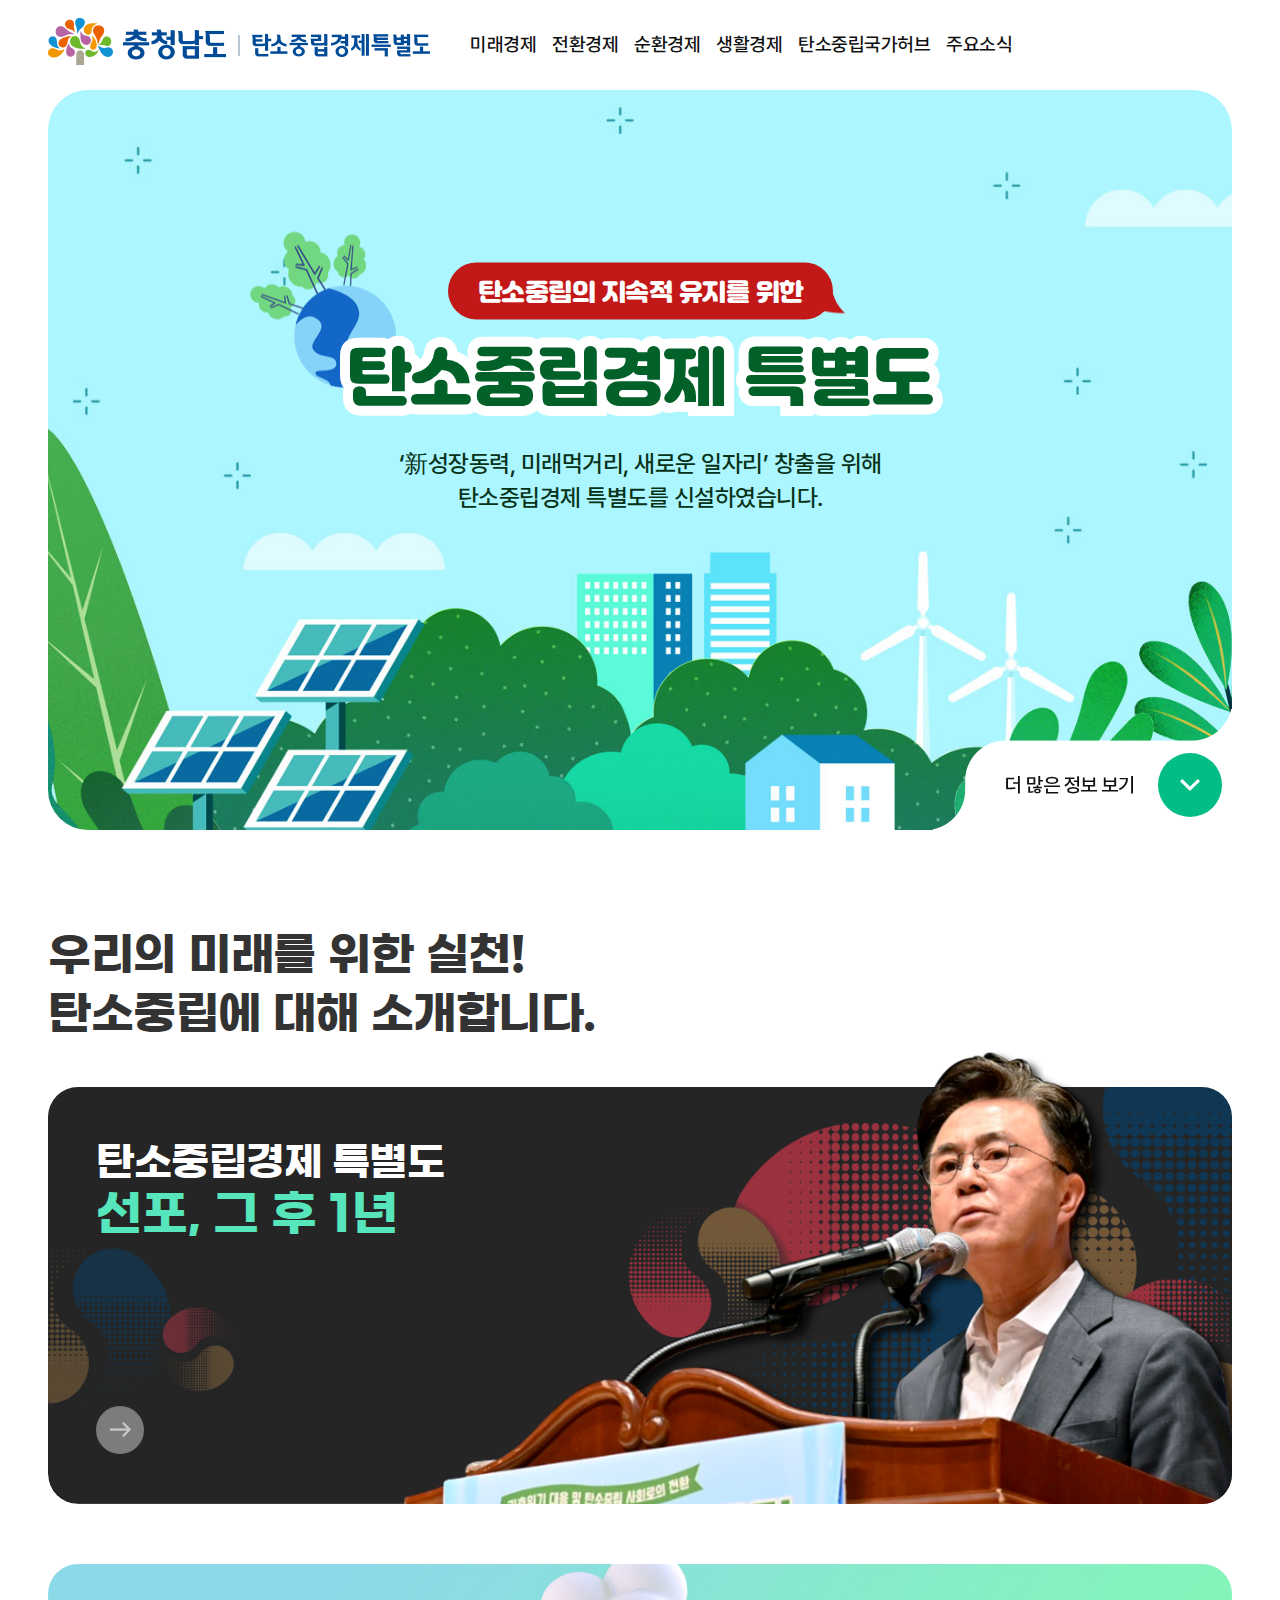
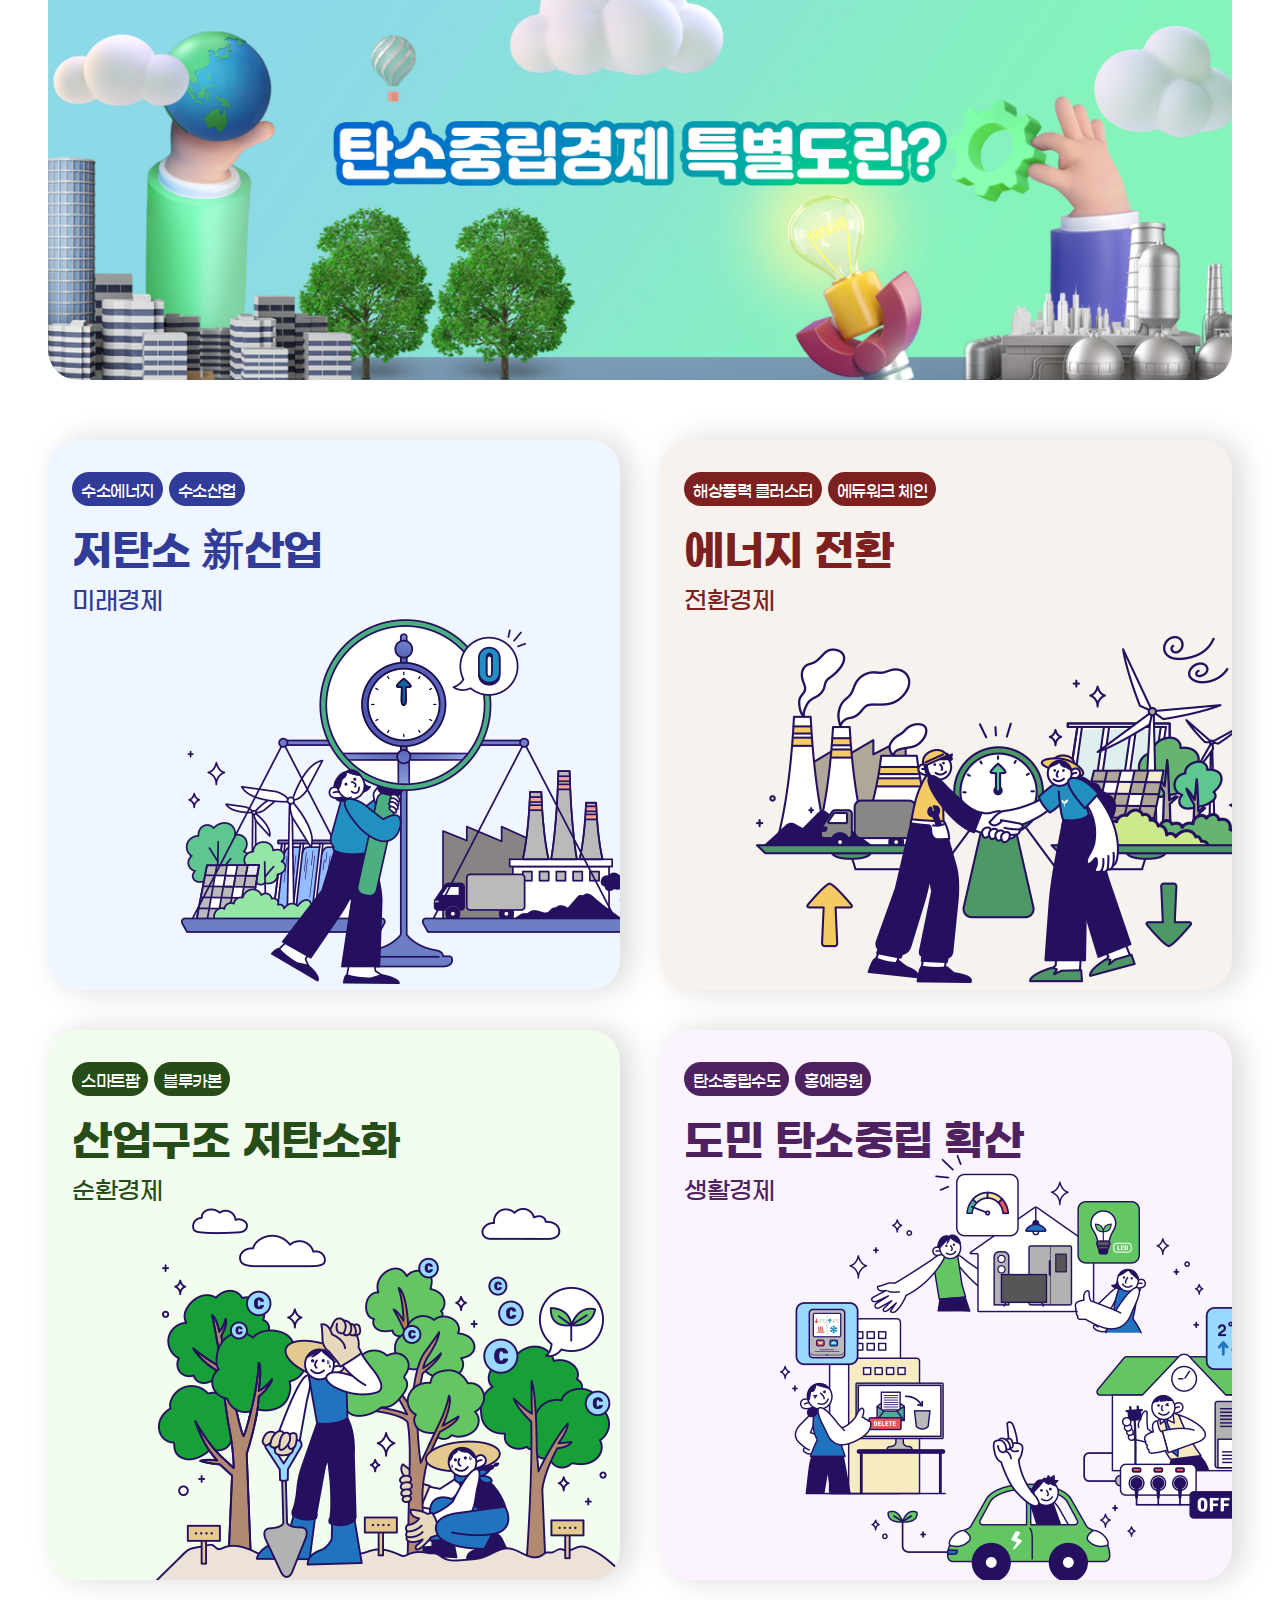
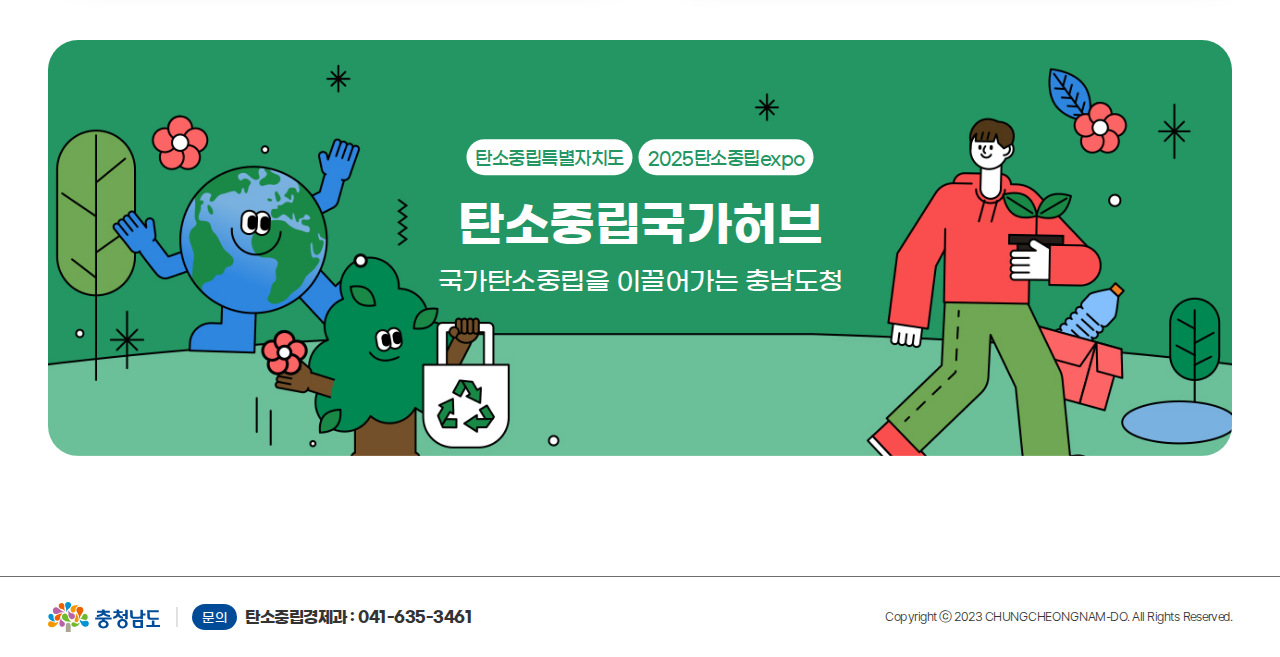
<file: index.html>
<!DOCTYPE html>
<html lang="en">
<head>
  <meta charset="UTF-8">
  <meta name="viewport" content="width=device-width, initial-scale=1.0">
  <title>탄소중립경제 특별도</title>

  <!-- src > css, js 연결 -->
  <link rel="stylesheet" href="./src/plugin/swiper/swiper-bundle.min.css">
  <link rel="stylesheet" href="./src/css/fonts.css">
  <link rel="stylesheet" href="./src/css/common.css">
  <link rel="stylesheet" href="./src/css/normal.css">
  <link rel="stylesheet" href="./src/css/responsive.css">

  <script src="./src/js/jquery-3.7.0.min.js" defer></script>
  <script src="./src/plugin/prefixfree.min.js" defer></script>
  <script src="./src/plugin/matchheight/jquery.matchHeight.js" defer></script>
  <script src="./src/plugin/swiper/swiper-bundle.min.js" defer></script>
  <script src="./src/js/normal.js" type="module" defer></script>
</head>
<body>
  <!-- header { -->
  <div class="header">
    <div class="container">
      <div class="inner">
        <h1 class="hd-logo">
          <a href="/">
            <img src="./src/img/logo.png" alt="충남도청 탄소중립경제 특별도">
          </a>
        </h1>
        <nav class="gnb">
          <ul class="dp1">
            <li>
              <a href="./sub/future.html">미래경제</a>
            </li>
            <li>
              <a href="./sub/transitional.html">전환경제</a>
            </li>
            <li>
              <a href="./sub/circular.html">순환경제</a>
            </li>
            <li>
              <a href="./sub/living.html">생활경제</a>
            </li>
            <li>
              <a href="./sub/countryHub.html">탄소중립국가허브</a>
            </li>
            <li>
              <a href="./sub/newsList.html">주요소식</a>
              <ul class="round10 dp2">
                <li>
                  <a href="./sub/newsList.html">보도자료</a>
                </li>
                <li>
                  <a href="./sub/galleryList.html">갤러리</a>
                </li>
              </ul>
            </li>
          </ul>
        </nav>
        <button type="button" class="btn header-ham">
          <span></span>
        </button>
      </div>
    </div>
  </div>
  <!-- } header -->

  <!-- contents { -->
  <div id="main" class="contents">
    <div class="main-visual">
      <div class="container">
        <div class="inner">
          <div class="main-visual__slider">
            <div class="swiper-container">
              <div class="swiper-wrapper">
                <div class="round40 swiper-slide slide1">
                  <div class="slide-contents">
                    <p class="f_jalnan round t1">탄소중립의 지속적 유지를 위한</p>
                    <br/>
                    <p class="f_jalnan t2" data-shadow-text="탄소중립경제 특별도">탄소중립경제 특별도</p>
                    <p class="t3">‘新성장동력, 미래먹거리, 새로운 일자리’ 창출을 위해 탄소중립경제 특별도를 신설하였습니다.</p>
                  </div>
                </div>
              </div>
              <div class="scroll-info">
                <div class="comp">
                  <span class="text">더 많은 정보 보기</span>
                  <i class="icon"></i>
                </div>
              </div>
            </div>
          </div>
        </div>
      </div>
    </div>

    <div class="main_section">
      <div class="container">
        <div class="wrapper">
          <div class="inner">
            <div class="main_title_box">
              <p class="f_jalnangothic text01">
                우리의 미래를 위한 실천!<br>
                <b>탄소중립</b>에 대해 소개합니다.
              </p>
            </div>
            <div class="main_banner_wrap">
              <!-- item { -->
              <div class="main_banner_box">
                <a href="./sub/newsView.html" class="main_banner_item item01">
                  <div class="main_banner_bg">
                    <img src="./src/img/main-banner-bg01.jpg" alt="탄소중립경제 특별도 선포, 그 후 1년 배너">
                  </div>
                  <div class="f_jalnangothic main_banner_text">
                    탄소중립경제 특별도<br>
                    <span class="green">선포, 그 후 1년</span>
                  </div>
                  <div class="banner_btn">
                    <img src="./src/img/main-banner-right-icon01.png" alt="바로가기">
                  </div>
                  <div class="banner-person-img">
                    <img src="./src/img/main-banner-bg01-person.png" alt="탄소중립경제 특별도 선포!, 그 후 1년">
                  </div>
                </a>
              </div>
              <!-- } item -->
              <!-- item { -->
              <div class="main_banner_box">
                <a href="./sub/summary.html" class="main_banner_item item02">
                  <div class="main_banner_bg">
                    탄소중립경제 특별도란?
                    <!-- <img src="./src/img/main-banner-bg02.jpg" alt="탄소중립경제 특별도란? 배너"> -->
                  </div>
                  <!-- <div class="f_jalnan main_banner_text" data-shadow-text="탄소중립경제 특별도란?">
                    탄소중립경제 특별도란?
                  </div> -->
                </a>
              </div>
              <!-- } item -->
            </div>
            <div class="main_economy_wrap">
              <!-- item { -->
              <div class="main_economy_box">
                <a href="./sub/future.html" class="main_economy_item item01">
                  <div class="keyword_box">
                    <span class="f_gmarket keyword">수소에너지</span>
                    <span class="f_gmarket keyword">수소산업</span>
                  </div>
                  <div class="f_gmarket text_box">
                    <p class="text01">저탄소 新산업</p>
                    <p class="text02">미래경제</p>
                  </div>
                </a>
              </div>
              <!-- } item -->
              <!-- item { -->
              <div class="main_economy_box">
                <a href="./sub/transitional.html" class="main_economy_item item02">
                  <div class="keyword_box">
                    <span class="f_gmarket keyword">해상풍력 클러스터</span>
                    <span class="f_gmarket keyword">에듀워크 체인</span>
                  </div>
                  <div class="f_gmarket text_box">
                    <p class="text01">에너지 전환</p>
                    <p class="text02">전환경제</p>
                  </div>
                </a>
              </div>
              <!-- } item -->
              <!-- item { -->
              <div class="main_economy_box">
                <a href="./sub/circular.html" class="main_economy_item item03">
                  <div class="keyword_box">
                    <span class="f_gmarket keyword">스마트팜</span>
                    <span class="f_gmarket keyword">블루카본</span>
                  </div>
                  <div class="f_gmarket text_box">
                    <p class="text01">산업구조 저탄소화</p>
                    <p class="text02">순환경제</p>
                  </div>
                </a>
              </div>
              <!-- } item -->
              <!-- item { -->
              <div class="main_economy_box">
                <a href="./sub/living.html" class="main_economy_item item04">
                  <div class="keyword_box">
                    <span class="f_gmarket keyword">탄소중립수도</span>
                    <span class="f_gmarket keyword">홍예공원</span>
                  </div>
                  <div class="f_gmarket text_box">
                    <p class="text01">도민 탄소중립 확산</p>
                    <p class="text02">생활경제</p>
                  </div>
                </a>
              </div>
              <!-- } item -->
            </div>
            <div class="main_banner_wrap">
              <!-- item { -->
              <div class="main_banner_box">
                <a href="./sub/countryHub.html" class="main_banner_item item03">
                  <div class="main_banner_bg">
                    <img src="./src/img/main-banner-bg03.jpg" alt="탄소중립국가허브 , 국가 탄소중립을 이끌어가는 충남도청">
                  </div>
                  <div class="main_banner_text">
                    <div class="keyword_box">
                      <span class="f_gmarket keyword">탄소중립특별자치도</span>
                      <span class="f_gmarket keyword">2025탄소중립expo</span>
                    </div>
                    <p class="f_gmarket t1">탄소중립국가허브</p>
                    <p class="f_gmarket t2">국가탄소중립을 이끌어가는 충남도청</p>
                  </div>
                </a>
              </div>
              <!-- } item -->
            </div>
          </div>
        </div>
      </div>
    </div>
  </div>
  <!-- } contents -->

  <!-- footer { -->
  <div class="footer">
    <div class="container">
      <div class="wrapper">
        <div class="inner">
          <div class="ft-info">
            <a href="http://www.chungnam.go.kr/main.do" target="_blank" class="cn-logo">
              <img src="./src/img/chungnam-logo.svg" alt="충청남도청 홈페이지 바로가기">
            </a>
            <p class="contact">
              <span class="f_gmarket round t1">문의</span>
              <b class="f_gmarket t2">탄소중립경제과 : </b>
              <span class="f_gmarket t3">041-635-3461</span>
            </p>
          </div>
          <p class="copyright">Copyright ⓒ 2023 CHUNGCHEONGNAM-DO. All Rights Reserved.</p>
        </div>
      </div>
    </div>
  </div>
  <!-- } footer -->
</body>
</html>
</file>
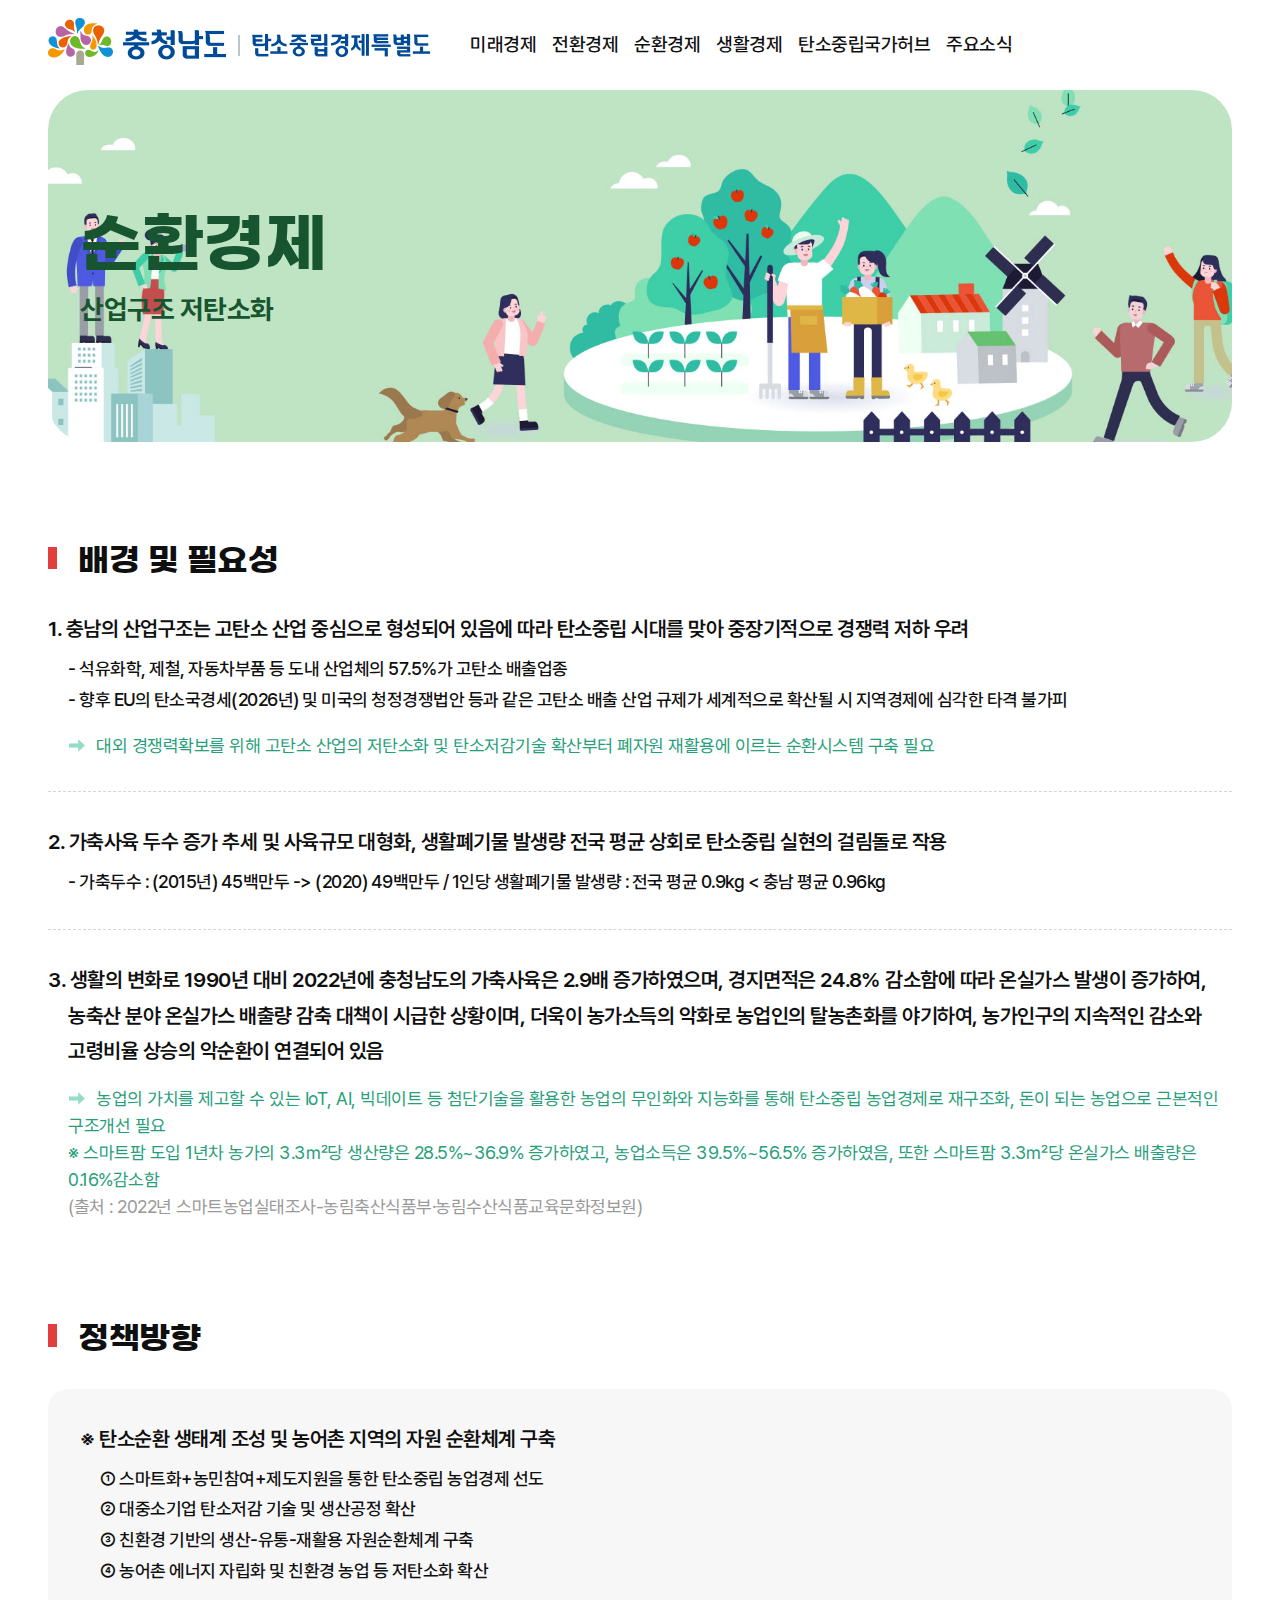
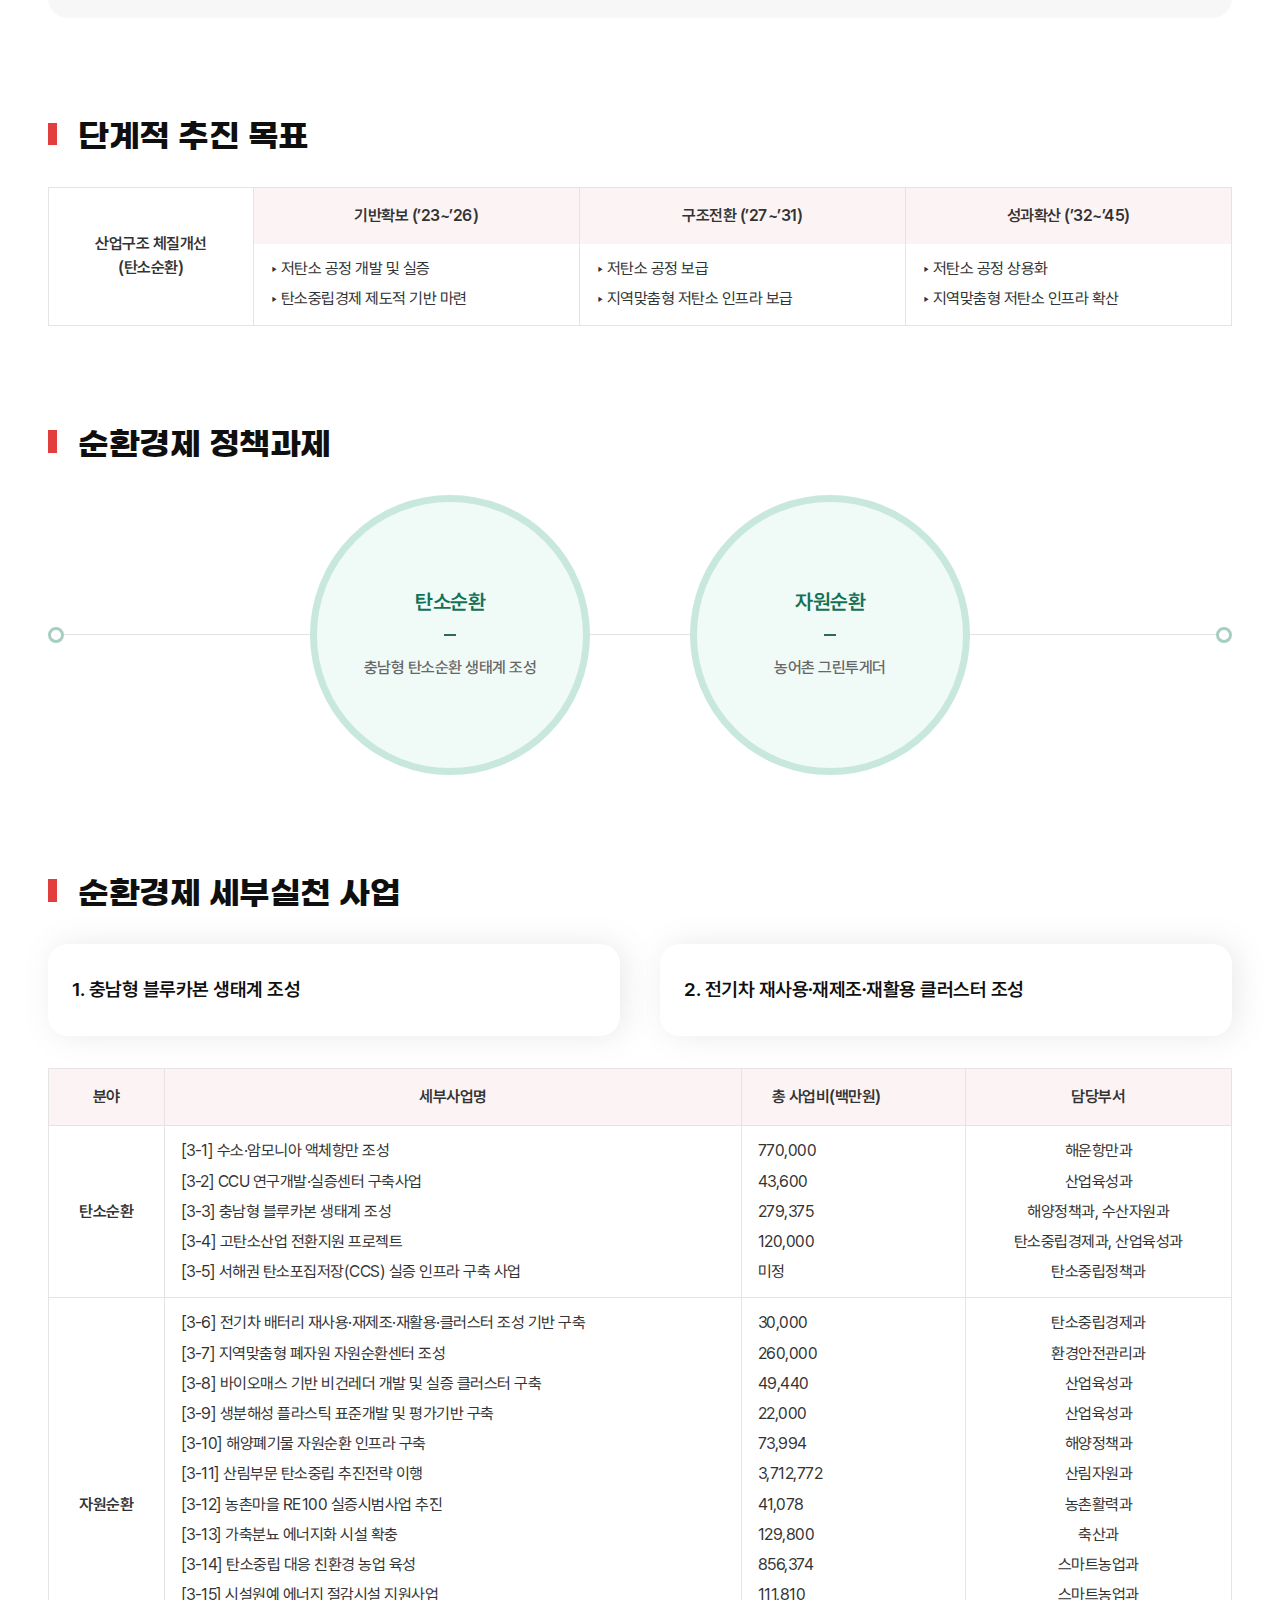
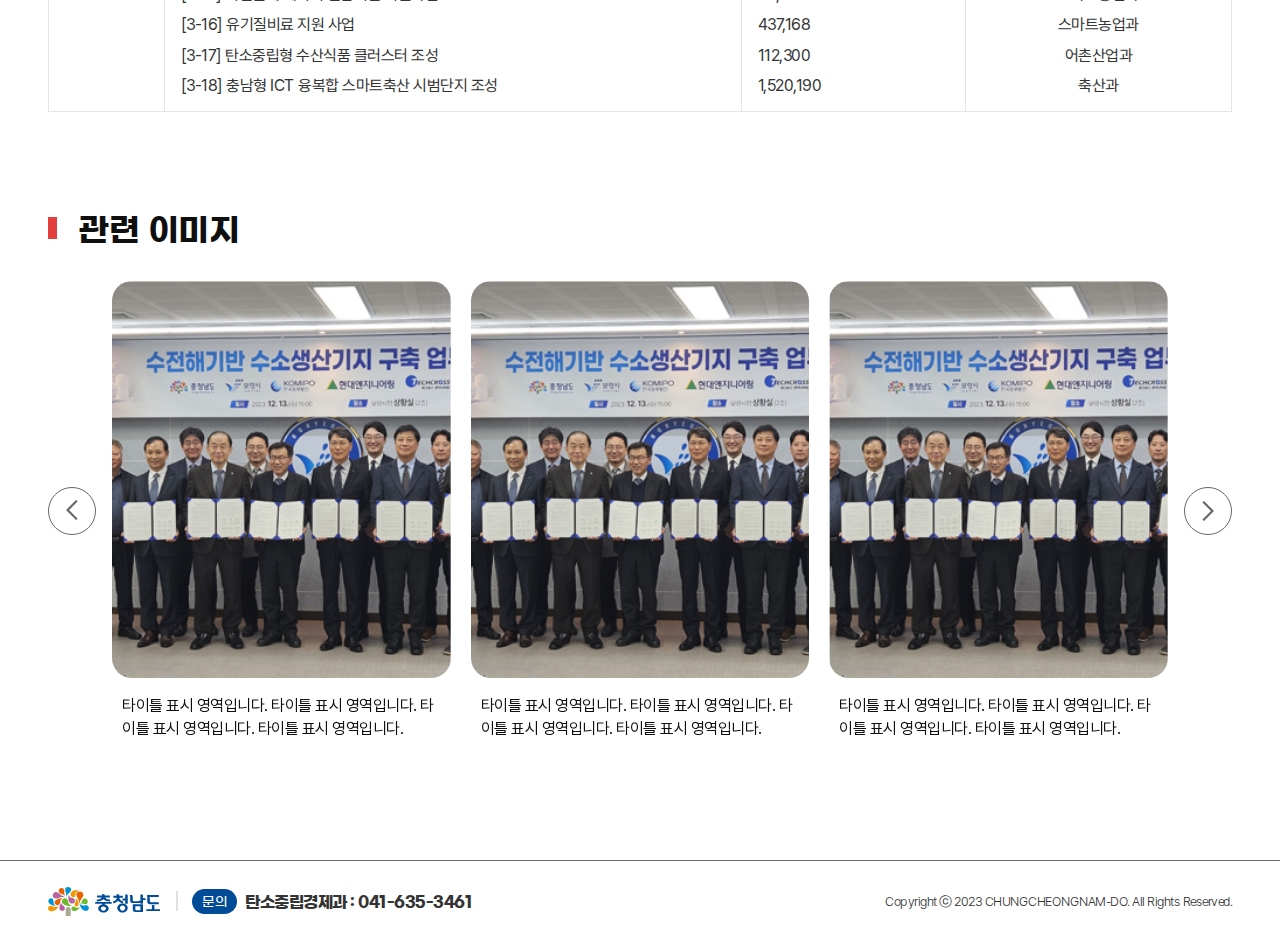
<file: sub/circular.html>
<!DOCTYPE html>
<html lang="en">
<head>
  <meta charset="UTF-8">
  <meta name="viewport" content="width=device-width, initial-scale=1.0">
  <title>탄소중립경제 특별도</title>

  <!-- src > css, js 연결 -->
  <link rel="stylesheet" href="../src/plugin/swiper/swiper-bundle.min.css">
  <link rel="stylesheet" href="../src/css/fonts.css">
  <link rel="stylesheet" href="../src/css/common.css">
  <link rel="stylesheet" href="../src/css/normal.css">
  <link rel="stylesheet" href="../src/css/responsive.css">

  <script src="../src/js/jquery-3.7.0.min.js" defer></script>
  <script src="../src/plugin/prefixfree.min.js" defer></script>
  <script src="../src/plugin/matchheight/jquery.matchHeight.js" defer></script>
  <script src="../src/plugin/swiper/swiper-bundle.min.js" defer></script>
  <script src="../src/js/normal.js" type="module" defer></script>
</head>
<body>
  <!-- header { -->
  <div class="header">
    <div class="container">
      <div class="inner">
        <h1 class="hd-logo">
          <a href="/">
            <img src="../src/img/logo.png" alt="충남도청 탄소중립경제 특별도">
          </a>
        </h1>
        <nav class="gnb">
          <ul class="dp1">
            <li>
              <a href="./future.html">미래경제</a>
            </li>
            <li>
              <a href="./transitional.html">전환경제</a>
            </li>
            <li>
              <a href="./circular.html">순환경제</a>
            </li>
            <li>
              <a href="./living.html">생활경제</a>
            </li>
            <li>
              <a href="./countryHub.html">탄소중립국가허브</a>
            </li>
            <li>
              <a href="./newsList.html">주요소식</a>
              <ul class="round10 dp2">
                <li>
                  <a href="./newsList.html">새소식</a>
                </li>
                <li>
                  <a href="./galleryList.html">갤러리</a>
                </li>
              </ul>
            </li>
          </ul>
        </nav>
        <button type="button" class="btn header-ham">
          <span></span>
        </button>
      </div>
    </div>
  </div>
  <!-- } header -->

  <!-- contents { -->
  <div id="circular" class="contents sub">
    <div class="sub-visual">
      <div class="container">
        <div class="round40 inner">
          <div class="wrapper">
            <div class="comp">
              <div class="comp-in">
                <h2 class="f_gmarket sub-page__title">순환경제</h2>
                <p class="sub-page__stitle">산업구조 저탄소화</p>
              </div>
            </div>
          </div>
        </div>
      </div>
    </div>

    <div class="sub-contents">
      <div class="sb-section">
        <div class="container">
          <div class="wrapper">
            <div class="inner">
              <div class="sb-title__box">
                <h3 class="f_gmarket sb-title">배경 및 필요성</h3>
              </div>
              <div class="sb-ct__box">
                <div class="sb-ct__inner sb-text__box">
                  <div class="sb-text__wr">
                    <p class="sb-text1 mark">1. 충남의 산업구조는 고탄소 산업 중심으로 형성되어 있음에 따라 탄소중립 시대를 맞아 중장기적으로 경쟁력 저하 우려</p>
                  </div>
                  <div class="sb-text__wr indent1 mt1">
                    <p class="sb-text2 mark">- 석유화학, 제철, 자동차부품 등 도내 산업체의 57.5%가 고탄소 배출업종</p>
                    <p class="sb-text2 mark">- 향후 EU의 탄소국경세(2026년) 및 미국의 청정경쟁법안 등과 같은 고탄소 배출 산업 규제가 세계적으로 확산될 시 지역경제에 심각한 타격 불가피</p>
                  </div>
                  <div class="sb-text__wr indent1 mt2">
                    <p class="sb-text3 mark">대외 경쟁력확보를 위해 고탄소 산업의 저탄소화 및 탄소저감기술 확산부터 폐자원 재활용에 이르는 순환시스템 구축 필요</p>
                  </div>
                </div>
                <div class="sb-ct__inner bd sb-text__box">
                  <div class="sb-text__wr">
                    <p class="sb-text1 mark">2. 가축사육 두수 증가 추세 및 사육규모 대형화, 생활폐기물 발생량 전국 평균 상회로 탄소중립 실현의 걸림돌로 작용</p>
                  </div>
                  <div class="sb-text__wr indent1 mt1">
                    <p class="sb-text2 mark">- 가축두수 : (2015년) 45백만두 -> (2020) 49백만두  /  1인당 생활폐기물 발생량 : 전국 평균 0.9kg < 충남 평균 0.96kg</p>
                  </div>
                </div>
                <div class="sb-ct__inner bd sb-text__box">
                  <div class="sb-text__wr">
                    <p class="sb-text1 mark">3. 생활의 변화로 1990년 대비 2022년에 충청남도의 가축사육은 2.9배 증가하였으며, 경지면적은 24.8% 감소함에 따라 온실가스 발생이 증가하여, 농축산 분야 온실가스 배출량 감축 대책이 시급한 상황이며, 더욱이 농가소득의 악화로 농업인의 탈농촌화를 야기하여, 농가인구의 지속적인 감소와 고령비율 상승의 악순환이 연결되어 있음</p>
                  </div>
                  <div class="sb-text__wr indent1 mt2">
                    <p class="sb-text3 mark">농업의 가치를 제고할 수 있는 IoT, AI, 빅데이트 등 첨단기술을 활용한 농업의 무인화와 지능화를 통해 탄소중립 농업경제로 재구조화, 돈이 되는 농업으로 근본적인 구조개선 필요<br/>※ 스마트팜 도입 1년차 농가의 3.3㎡당 생산량은 28.5%~36.9% 증가하였고, 농업소득은 39.5%~56.5% 증가하였음, 또한 스마트팜 3.3㎡당 온실가스 배출량은 0.16%감소함<br/><span class="color_gray">(출처 : 2022년 스마트농업실태조사-농림축산식품부·농림수산식품교육문화정보원)</span>
                    </p>
                  </div>
                </div>
              </div>
            </div>
          </div>
        </div>
      </div>
      <div class="sb-section">
        <div class="container">
          <div class="wrapper">
            <div class="inner">
              <div class="sb-title__box">
                <h3 class="f_gmarket sb-title">정책방향</h3>
              </div>
              <div class="sb-ct__box">
                <div class="sb-ct__inner sb-text__box round20 gray">
                  <div class="sb-text__wr">
                    <p class="sb-text1 mark">※ 탄소순환 생태계 조성 및 농어촌 지역의 자원 순환체계 구축</p>
                  </div>
                  <div class="sb-text__wr indent1 mt1">
                    <p class="sb-text2 mark">① 스마트화+농민참여+제도지원을 통한 탄소중립 농업경제 선도</p>
                    <p class="sb-text2 mark">② 대중소기업 탄소저감 기술 및 생산공정 확산</p>
                    <p class="sb-text2 mark">③ 친환경 기반의 생산-유통-재활용 자원순환체계 구축</p>
                    <p class="sb-text2 mark">④ 농어촌 에너지 자립화 및 친환경 농업 등 저탄소화 확산</p>
                  </div>
                </div>
              </div>
            </div>
          </div>
        </div>
      </div>
      <div class="sb-section">
        <div class="container">
          <div class="wrapper">
            <div class="inner">
              <div class="sb-title__box">
                <h3 class="f_gmarket sb-title">단계적 추진 목표</h3>
              </div>
              <div class="sb-ct__box">
                <div class="sb-ct__inner table_wr">
                  <div class="table_box">
                    <p class="mobile_text">← 좌,우로 슬라이드 →</p>
                    <table>
                      <caption>순환경제 단계적 추진 목표의 기반확보, 구조전환, 성과확산 내용의 정보를 제공합니다.</caption>
                      <tbody>
                        <tr>
                          <td rowspan="2" class="rowTd">
                            <p class="center text">
                              산업구조 체질개선<br/>
                              (탄소순환)
                            </p>
                          </td>
                          <th>기반확보 (’23~’26)</th>
                          <th>구조전환 (’27~’31)</th>
                          <th>성과확산 (’32~’45)</th>
                        </tr>
                        <tr>
                          <td class="pt pb">
                            <p class="left text">
                              ‣ 저탄소 공정 개발 및 실증<br/>
                              ‣ 탄소중립경제 제도적 기반 마련
                            </p>
                          </td>
                          <td class="pt pb">
                            <p class="left text">
                              ‣ 저탄소 공정 보급<br/>
                              ‣ 지역맞춤형 저탄소 인프라 보급
                            </p>
                          </td>
                          <td class="pt pb">
                            <p class="left text">
                              ‣ 저탄소 공정 상용화<br/>
                              ‣ 지역맞춤형 저탄소 인프라 확산
                            </p>
                          </td>
                        </tr>
                      </tbody>
                    </table>
                  </div>
                </div>
              </div>
            </div>
          </div>
        </div>
      </div>
      <div class="sb-section">
        <div class="container">
          <div class="wrapper">
            <div class="inner">
              <div class="sb-title__box">
                <h3 class="f_gmarket sb-title">순환경제 정책과제</h3>
              </div>
              <div class="sb-ct__box">
                <div class="sb-ct__inner sb-circle__box child2">
                  <span class="line"></span>
                  <div class="round-per50 sb-circle">
                    <div class="comp">
                      <p class="t1">탄소순환</p>
                      <p class="t2">충남형 탄소순환 생태계 조성</p>
                    </div>
                  </div>
                  <div class="round-per50 sb-circle">
                    <div class="comp">
                      <p class="t1">자원순환</p>
                      <p class="t2">농어촌 그린투게더</p>
                    </div>
                  </div>
                </div>
              </div>
            </div>
          </div>
        </div>
      </div>
      <div class="sb-section">
        <div class="container">
          <div class="wrapper">
            <div class="inner">
              <div class="sb-title__box">
                <h3 class="f_gmarket sb-title">순환경제 세부실천 사업</h3>
              </div>
              <div class="sb-ct__box">
                <div class="sb-ct__inner sb-text__box bsArea">
                  <div class="round20 bsArea__box">1. 충남형 블루카본 생태계 조성</div>
                  <div class="round20 bsArea__box">2. 전기차 재사용∙재제조∙재활용 클러스터 조성</div>
                </div>
                <div class="sb-ct__inner table_wr">
                  <div class="table_box">
                    <p class="mobile_text">← 좌,우로 슬라이드 →</p>
                    <table>
                      <caption>순환경제 세부실천 사업의 분야, 세부사업명, 총사업비, 담당부서 내용의 정보를 제공합니다.</caption>
                      <thead>
                        <tr>
                          <th>분야</th>
                          <th>세부사업명</th>
                          <th class="left">총 사업비(백만원)</th>
                          <th>담당부서</th>
                        </tr>
                      </thead>
                      <tbody>
                        <tr>
                          <td rowspan="5">
                            <p class="center text pt17 bold">탄소순환</p>
                          </td>
                          <td class="pt">
                            <p class="left text">[3-1] 수소·암모니아 액체항만 조성</p>
                          </td>
                          <td class="pt">
                            <p class="left text">770,000</p>
                          </td>
                          <td class="pt">
                            <p class="center text">해운항만과</p>
                          </td>
                        </tr>
                        <tr>
                          <td>
                            <p class="left text">[3-2] CCU 연구개발·실증센터 구축사업</p>
                          </td>
                          <td>
                            <p class="left text">43,600</p>
                          </td>
                          <td>
                            <p class="center text">산업육성과</p>
                          </td>
                        </tr>
                        <tr>
                          <td>
                            <p class="left text">[3-3] 충남형 블루카본 생태계 조성</p>
                          </td>
                          <td>
                            <p class="left text">279,375</p>
                          </td>
                          <td>
                            <p class="center text">해양정책과, 수산자원과</p>
                          </td>
                        </tr>
                        <tr>
                          <td>
                            <p class="left text">[3-4] 고탄소산업 전환지원 프로젝트</p>
                          </td>
                          <td>
                            <p class="left text">120,000</p>
                          </td>
                          <td>
                            <p class="center text">탄소중립경제과, 산업육성과</p>
                          </td>
                        </tr>
                        <tr>
                          <td class="pb">
                            <p class="left text">[3-5] 서해권 탄소포집저장(CCS) 실증 인프라 구축 사업</p>
                          </td>
                          <td class="pb">
                            <p class="left text">미정</p>
                          </td>
                          <td class="pb">
                            <p class="center text">탄소중립정책과</p>
                          </td>
                        </tr>
                      </tbody>
                      <tbody>
                        <tr>
                          <td rowspan="13">
                            <p class="center text pt17 bold">자원순환</p>
                          </td>
                          <td class="pt">
                            <p class="left text">[3-6] 전기차 배터리 재사용·재제조·재활용·클러스터 조성 기반 구축</p>
                          </td>
                          <td class="pt">
                            <p class="left text">30,000</p>
                          </td>
                          <td class="pt">
                            <p class="center text">탄소중립경제과</p>
                          </td>
                        </tr>
                        <tr>
                          <td>
                            <p class="left text">[3-7] 지역맞춤형 폐자원 자원순환센터 조성</p>
                          </td>
                          <td>
                            <p class="left text">260,000</p>
                          </td>
                          <td>
                            <p class="center text">환경안전관리과</p>
                          </td>
                        </tr>
                        <tr>
                          <td>
                            <p class="left text">[3-8] 바이오매스 기반 비건레더 개발 및 실증 클러스터 구축</p>
                          </td>
                          <td>
                            <p class="left text">49,440</p>
                          </td>
                          <td>
                            <p class="center text">산업육성과</p>
                          </td>
                        </tr>
                        <tr>
                          <td>
                            <p class="left text">[3-9] 생분해성 플라스틱 표준개발 및 평가기반 구축</p>
                          </td>
                          <td>
                            <p class="left text">22,000</p>
                          </td>
                          <td>
                            <p class="center text">산업육성과</p>
                          </td>
                        </tr>
                        <tr>
                          <td>
                            <p class="left text">[3-10] 해양폐기물 자원순환 인프라 구축</p>
                          </td>
                          <td>
                            <p class="left text">73,994</p>
                          </td>
                          <td>
                            <p class="center text">해양정책과</p>
                          </td>
                        </tr>
                        <tr>
                          <td>
                            <p class="left text">[3-11] 산림부문 탄소중립 추진전략 이행</p>
                          </td>
                          <td>
                            <p class="left text">3,712,772</p>
                          </td>
                          <td>
                            <p class="center text">산림자원과</p>
                          </td>
                        </tr>
                        <tr>
                          <td>
                            <p class="left text">[3-12] 농촌마을 RE100 실증시범사업 추진</p>
                          </td>
                          <td>
                            <p class="left text">41,078</p>
                          </td>
                          <td>
                            <p class="center text">농촌활력과</p>
                          </td>
                        </tr>
                        <tr>
                          <td>
                            <p class="left text">[3-13] 가축분뇨 에너지화 시설 확충</p>
                          </td>
                          <td>
                            <p class="left text">129,800</p>
                          </td>
                          <td>
                            <p class="center text">축산과</p>
                          </td>
                        </tr>
                        <tr>
                          <td>
                            <p class="left text">[3-14] 탄소중립 대응 친환경 농업 육성</p>
                          </td>
                          <td>
                            <p class="left text">856,374</p>
                          </td>
                          <td>
                            <p class="center text">스마트농업과</p>
                          </td>
                        </tr>
                        <tr>
                          <td>
                            <p class="left text">[3-15] 시설원예 에너지 절감시설 지원사업</p>
                          </td>
                          <td>
                            <p class="left text">111,810</p>
                          </td>
                          <td>
                            <p class="center text">스마트농업과</p>
                          </td>
                        </tr>
                        <tr>
                          <td>
                            <p class="left text">[3-16] 유기질비료 지원 사업</p>
                          </td>
                          <td>
                            <p class="left text">437,168</p>
                          </td>
                          <td>
                            <p class="center text">스마트농업과</p>
                          </td>
                        </tr>
                        <tr>
                          <td>
                            <p class="left text">[3-17] 탄소중립형 수산식품 클러스터 조성</p>
                          </td>
                          <td>
                            <p class="left text">112,300</p>
                          </td>
                          <td>
                            <p class="center text">어촌산업과</p>
                          </td>
                        </tr>
                        <tr>
                          <td class="pb">
                            <p class="left text">[3-18] 충남형 ICT 융복합 스마트축산 시범단지 조성</p>
                          </td>
                          <td class="pb">
                            <p class="left text">1,520,190</p>
                          </td>
                          <td class="pb">
                            <p class="center text">축산과</p>
                          </td>
                        </tr>
                      </tbody>
                    </table>
                  </div>
                </div>
              </div>
            </div>
          </div>
        </div>
      </div>
      <div class="sb-section">
        <div class="container">
          <div class="wrapper">
            <div class="inner">
              <div class="sb-title__box">
                <h3 class="f_gmarket sb-title">관련 이미지</h3>
              </div>
              <div class="sb-ct__box">
                <div class="sb-ct__inner rel_img_slide_wrap">
                  <div class="rel_img_slide_btn_box">
                    <div class="prev"></div>
                    <div class="next"></div>
                  </div>
                  <div class="rel_img_sl">
                    <div class="swiper-container">
                      <div class="swiper-wrapper">
                        <!-- item { -->
                        <a href="" class="swiper-slide rel_img_sl_item">
                          <div class="img_wr">
                            <img src="../src/img/rel-img-sl-item01.jpg" alt="관련 이미지 썸네일">
                          </div>
                          <div class="txt_wr">
                            <p class="title">타이틀 표시 영역입니다. 타이틀 표시 영역입니다. 타이틀 표시 영역입니다. 타이틀 표시 영역입니다.</p>
                          </div>
                        </a>
                        <!-- } item -->
                        <!-- item { -->
                        <a href="" class="swiper-slide rel_img_sl_item">
                          <div class="img_wr">
                            <img src="../src/img/rel-img-sl-item01.jpg" alt="관련 이미지 썸네일">
                          </div>
                          <div class="txt_wr">
                            <p class="title">타이틀 표시 영역입니다. 타이틀 표시 영역입니다. 타이틀 표시 영역입니다. 타이틀 표시 영역입니다.</p>
                          </div>
                        </a>
                        <!-- } item -->
                        <!-- item { -->
                        <a href="" class="swiper-slide rel_img_sl_item">
                          <div class="img_wr">
                            <img src="../src/img/rel-img-sl-item01.jpg" alt="관련 이미지 썸네일">
                          </div>
                          <div class="txt_wr">
                            <p class="title">타이틀 표시 영역입니다. 타이틀 표시 영역입니다. 타이틀 표시 영역입니다. 타이틀 표시 영역입니다.</p>
                          </div>
                        </a>
                        <!-- } item -->
                        <!-- item { -->
                        <a href="" class="swiper-slide rel_img_sl_item">
                          <div class="img_wr">
                            <img src="../src/img/rel-img-sl-item01.jpg" alt="관련 이미지 썸네일">
                          </div>
                          <div class="txt_wr">
                            <p class="title">타이틀 표시 영역입니다. 타이틀 표시 영역입니다. 타이틀 표시 영역입니다. 타이틀 표시 영역입니다.</p>
                          </div>
                        </a>
                        <!-- } item -->
                        <!-- item { -->
                        <a href="" class="swiper-slide rel_img_sl_item">
                          <div class="img_wr">
                            <img src="../src/img/rel-img-sl-item01.jpg" alt="관련 이미지 썸네일">
                          </div>
                          <div class="txt_wr">
                            <p class="title">타이틀 표시 영역입니다. 타이틀 표시 영역입니다. 타이틀 표시 영역입니다. 타이틀 표시 영역입니다.</p>
                          </div>
                        </a>
                        <!-- } item -->
                      </div>
                    </div>
                  </div>
                </div>
              </div>
            </div>
          </div>
        </div>
      </div>
    </div>
  </div>
  <!-- } contents -->

  <!-- footer { -->
  <div class="footer">
    <div class="container">
      <div class="wrapper">
        <div class="inner">
          <div class="ft-info">
            <a href="http://www.chungnam.go.kr/main.do" target="_blank" class="cn-logo">
              <img src="../src/img/chungnam-logo.svg" alt="충청남도청 홈페이지 바로가기">
            </a>
            <p class="contact">
              <span class="f_gmarket round t1">문의</span>
              <b class="f_gmarket t2">탄소중립경제과 : </b>
              <span class="f_gmarket t3">041-635-3461</span>
            </p>
          </div>
          <p class="copyright">Copyright ⓒ 2023 CHUNGCHEONGNAM-DO. All Rights Reserved.</p>
        </div>
      </div>
    </div>
  </div>
  <!-- } footer -->
</body>
</html>
</file>
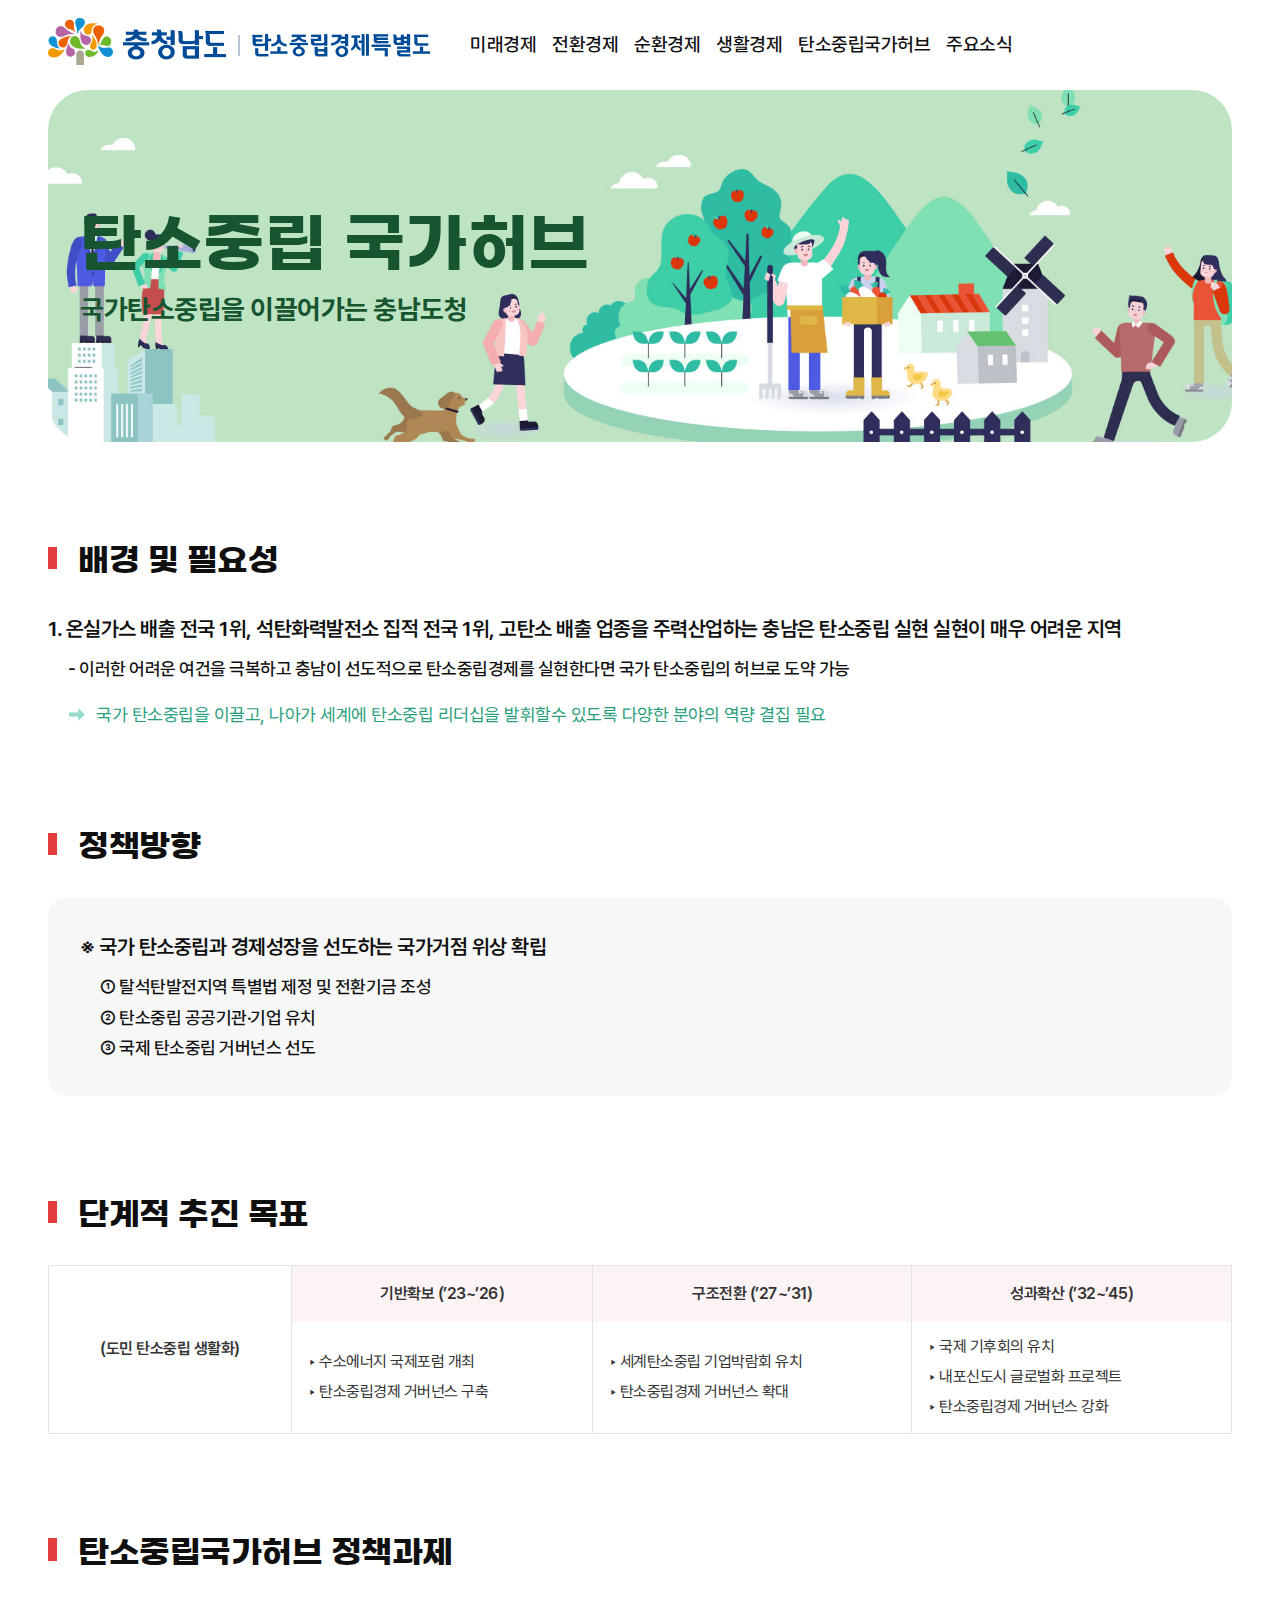
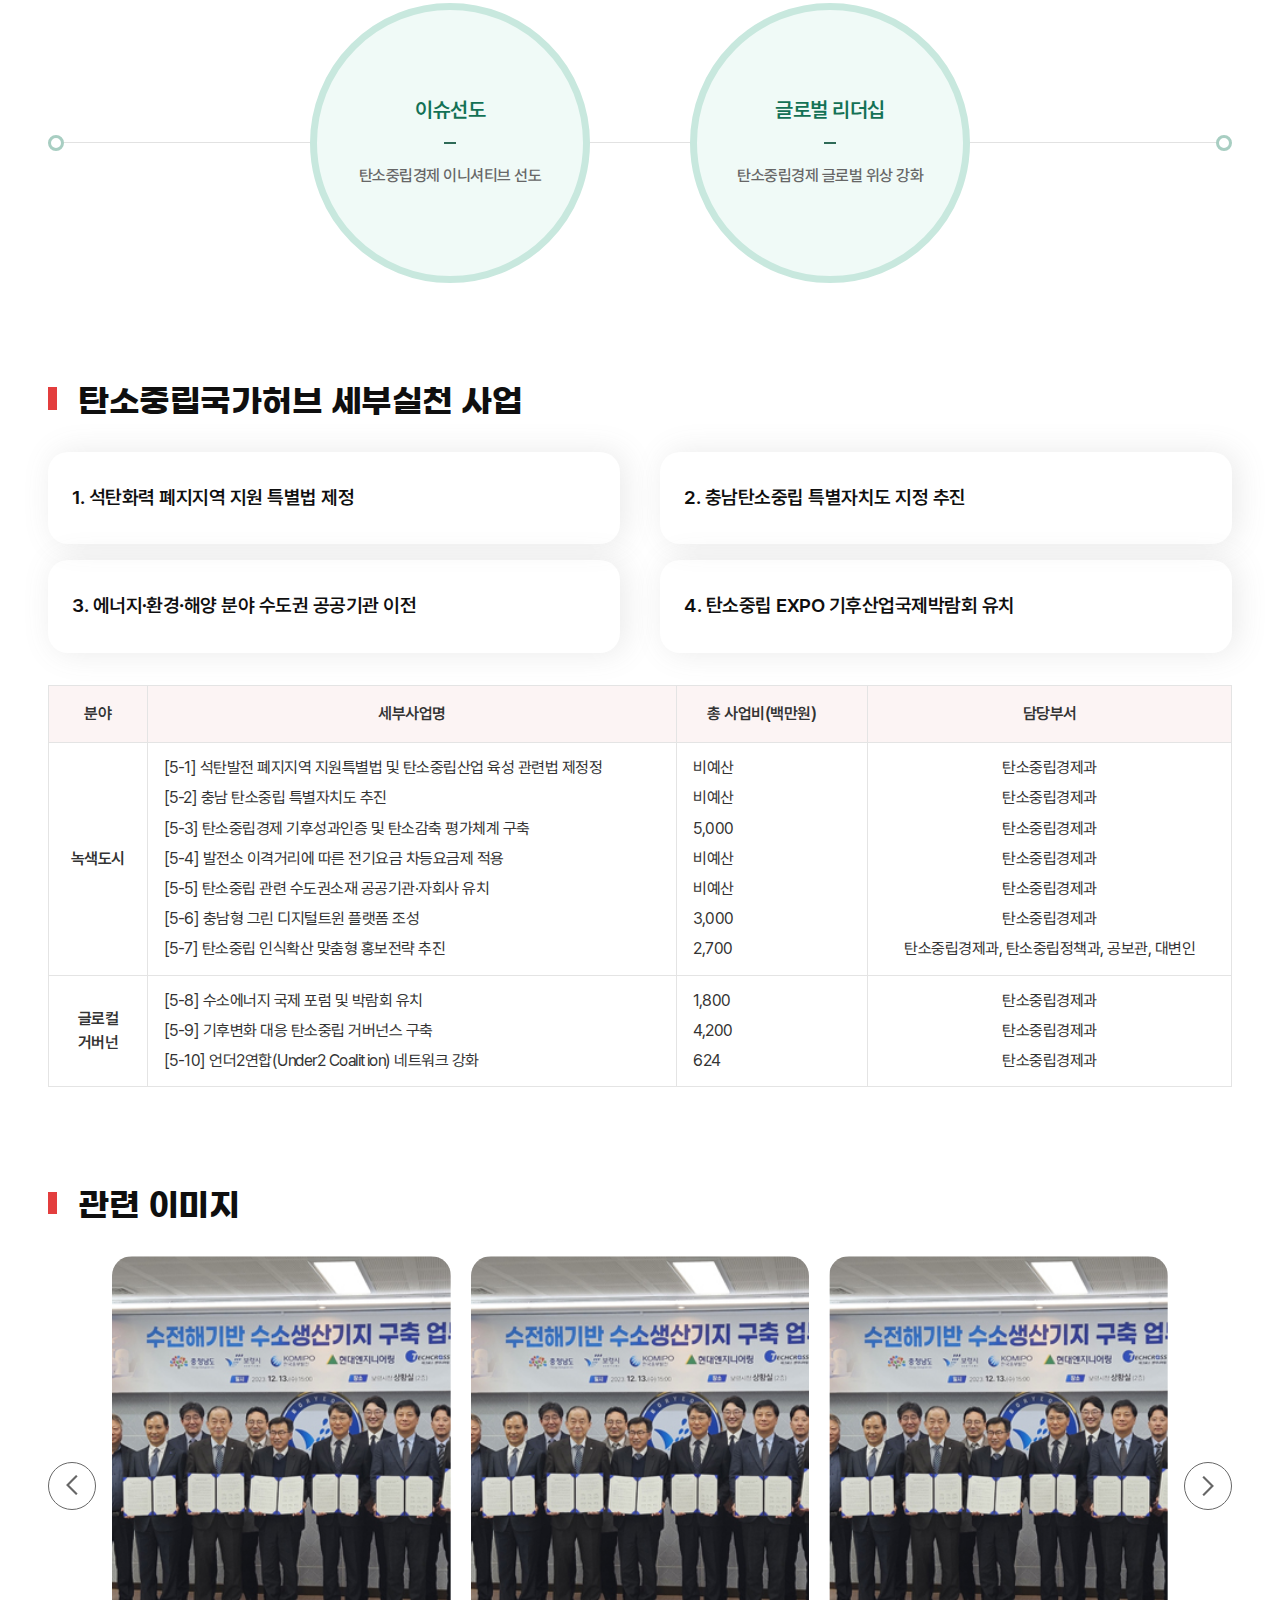
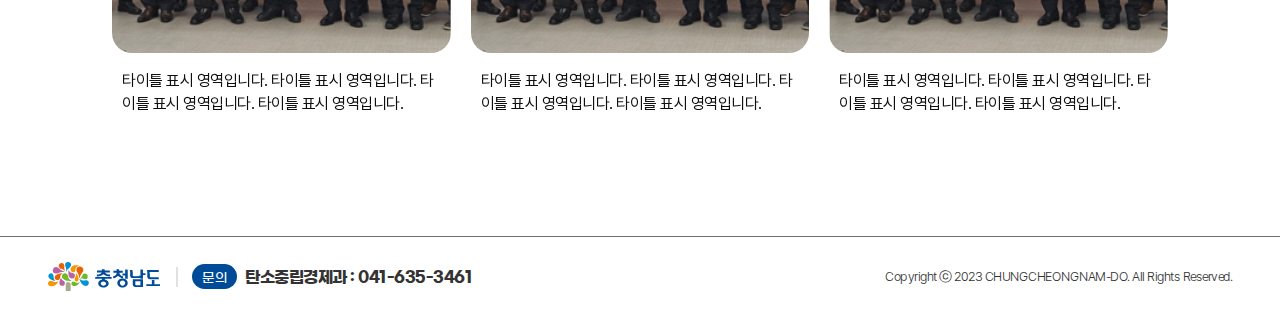
<file: sub/countryHub.html>
<!DOCTYPE html>
<html lang="en">
<head>
  <meta charset="UTF-8">
  <meta name="viewport" content="width=device-width, initial-scale=1.0">
  <title>탄소중립경제 특별도</title>

  <!-- src > css, js 연결 -->
  <link rel="stylesheet" href="../src/plugin/swiper/swiper-bundle.min.css">
  <link rel="stylesheet" href="../src/css/fonts.css">
  <link rel="stylesheet" href="../src/css/common.css">
  <link rel="stylesheet" href="../src/css/normal.css">
  <link rel="stylesheet" href="../src/css/responsive.css">

  <script src="../src/js/jquery-3.7.0.min.js" defer></script>
  <script src="../src/plugin/prefixfree.min.js" defer></script>
  <script src="../src/plugin/matchheight/jquery.matchHeight.js" defer></script>
  <script src="../src/plugin/swiper/swiper-bundle.min.js" defer></script>
  <script src="../src/js/normal.js" type="module" defer></script>
</head>
<body>
  <!-- header { -->
  <div class="header">
    <div class="container">
      <div class="inner">
        <h1 class="hd-logo">
          <a href="/">
            <img src="../src/img/logo.png" alt="충남도청 탄소중립경제 특별도">
          </a>
        </h1>
        <nav class="gnb">
          <ul class="dp1">
            <li>
              <a href="./future.html">미래경제</a>
            </li>
            <li>
              <a href="./transitional.html">전환경제</a>
            </li>
            <li>
              <a href="./circular.html">순환경제</a>
            </li>
            <li>
              <a href="./living.html">생활경제</a>
            </li>
            <li>
              <a href="./countryHub.html">탄소중립국가허브</a>
            </li>
            <li>
              <a href="./newsList.html">주요소식</a>
              <ul class="round10 dp2">
                <li>
                  <a href="./newsList.html">새소식</a>
                </li>
                <li>
                  <a href="./galleryList.html">갤러리</a>
                </li>
              </ul>
            </li>
          </ul>
        </nav>
        <button type="button" class="btn header-ham">
          <span></span>
        </button>
      </div>
    </div>
  </div>
  <!-- } header -->

  <!-- contents { -->
  <div id="countryHub" class="contents sub">
    <div class="sub-visual">
      <div class="container">
        <div class="round40 inner">
          <div class="wrapper">
            <div class="comp">
              <div class="comp-in">
                <h2 class="f_gmarket sub-page__title">탄소중립 국가허브</h2>
                <p class="sub-page__stitle">국가탄소중립을 이끌어가는 충남도청</p>
              </div>
            </div>
          </div>
        </div>
      </div>
    </div>

    <div class="sub-contents">
      <div class="sb-section">
        <div class="container">
          <div class="wrapper">
            <div class="inner">
              <div class="sb-title__box">
                <h3 class="f_gmarket sb-title">배경 및 필요성</h3>
              </div>
              <div class="sb-ct__box">
                <div class="sb-ct__inner sb-text__box">
                  <div class="sb-text__wr">
                    <p class="sb-text1 mark">1. 온실가스 배출 전국 1위, 석탄화력발전소 집적 전국 1위, 고탄소 배출 업종을 주력산업하는 충남은 탄소중립 실현 실현이 매우 어려운 지역</p>
                  </div>
                  <div class="sb-text__wr indent1 mt1">
                    <p class="sb-text2 mark">- 이러한 어려운 여건을 극복하고 충남이 선도적으로 탄소중립경제를 실현한다면 국가 탄소중립의 허브로 도약 가능</p>
                  </div>
                  <div class="sb-text__wr indent1 mt2">
                    <p class="sb-text3 mark">국가 탄소중립을 이끌고, 나아가 세계에 탄소중립 리더십을 발휘할수 있도록 다양한 분야의 역량 결집 필요</p>
                  </div>
                </div>
              </div>
            </div>
          </div>
        </div>
      </div>
      <div class="sb-section">
        <div class="container">
          <div class="wrapper">
            <div class="inner">
              <div class="sb-title__box">
                <h3 class="f_gmarket sb-title">정책방향</h3>
              </div>
              <div class="sb-ct__box">
                <div class="sb-ct__inner sb-text__box round20 gray">
                  <div class="sb-text__wr">
                    <p class="sb-text1 mark">※ 국가 탄소중립과 경제성장을 선도하는 국가거점 위상 확립</p>
                  </div>
                  <div class="sb-text__wr indent1 mt1">
                    <p class="sb-text2 mark">① 탈석탄발전지역 특별법 제정 및 전환기금 조성</p>
                    <p class="sb-text2 mark">② 탄소중립 공공기관·기업 유치</p>
                    <p class="sb-text2 mark">③ 국제 탄소중립 거버넌스 선도</p>
                  </div>
                </div>
              </div>
            </div>
          </div>
        </div>
      </div>
      <div class="sb-section">
        <div class="container">
          <div class="wrapper">
            <div class="inner">
              <div class="sb-title__box">
                <h3 class="f_gmarket sb-title">단계적 추진 목표</h3>
              </div>
              <div class="sb-ct__box">
                <div class="sb-ct__inner table_wr">
                  <div class="table_box">
                    <p class="mobile_text">← 좌,우로 슬라이드 →</p>
                    <table>
                      <caption>탄소중립국가허브 단계적 추진 목표의 기반확보, 구조전환, 성과확산 내용의 정보를 제공합니다.</caption>
                      <tbody>
                        <tr>
                          <td rowspan="2" class="rowTd">
                            <p class="center text">(도민 탄소중립 생활화)</p>
                          </td>
                          <th>기반확보 (’23~’26)</th>
                          <th>구조전환 (’27~’31)</th>
                          <th>성과확산 (’32~’45)</th>
                        </tr>
                        <tr>
                          <td class="pt pb">
                            <p class="left text">
                              ‣ 수소에너지 국제포럼 개최<br/>
                              ‣ 탄소중립경제 거버넌스 구축
                            </p>
                          </td>
                          <td class="pt pb">
                            <p class="left text">
                              ‣ 세계탄소중립 기업박람회 유치<br/>
                              ‣ 탄소중립경제 거버넌스 확대
                            </p>
                          </td>
                          <td class="pt pb">
                            <p class="left text">
                              ‣ 국제 기후회의 유치<br/>
                              ‣ 내포신도시 글로벌화 프로젝트<br/>
                              ‣ 탄소중립경제 거버넌스 강화
                            </p>
                          </td>
                        </tr>
                      </tbody>
                    </table>
                  </div>
                </div>
              </div>
            </div>
          </div>
        </div>
      </div>

      <div class="sb-section">
        <div class="container">
          <div class="wrapper">
            <div class="inner">
              <div class="sb-title__box">
                <h3 class="f_gmarket sb-title">탄소중립국가허브 정책과제</h3>
              </div>
              <div class="sb-ct__box">
                <div class="sb-ct__inner sb-circle__box child2">
                  <span class="line"></span>
                  <div class="round-per50 sb-circle">
                    <div class="comp">
                      <p class="t1">이슈선도</p>
                      <p class="t2">탄소중립경제 이니셔티브 선도</p>
                    </div>
                  </div>
                  <div class="round-per50 sb-circle">
                    <div class="comp">
                      <p class="t1">글로벌 리더십</p>
                      <p class="t2">탄소중립경제 글로벌 위상 강화</p>
                    </div>
                  </div>
                </div>
              </div>
            </div>
          </div>
        </div>
      </div>
      <div class="sb-section">
        <div class="container">
          <div class="wrapper">
            <div class="inner">
              <div class="sb-title__box">
                <h3 class="f_gmarket sb-title">탄소중립국가허브 세부실천 사업</h3>
              </div>
              <div class="sb-ct__box">
                <div class="sb-ct__inner sb-text__box bsArea">
                  <div class="round20 bsArea__box">1. 석탄화력 폐지지역 지원 특별법 제정</div>
                  <div class="round20 bsArea__box">2. 충남탄소중립 특별자치도 지정 추진</div>
                  <div class="round20 bsArea__box">3. 에너지∙환경∙해양 분야 수도권 공공기관 이전</div>
                  <div class="round20 bsArea__box">4. 탄소중립 EXPO 기후산업국제박람회 유치</div>
                </div>
                <div class="sb-ct__inner table_wr">
                  <div class="table_box">
                    <p class="mobile_text">← 좌,우로 슬라이드 →</p>
                    <table>
                      <caption>탄소중립국가허브 세부실천 사업의 분야, 세부사업명, 총사업비, 담당부서 내용의 정보를 제공합니다.</caption>
                      <thead>
                        <tr>
                          <th>분야</th>
                          <th>세부사업명</th>
                          <th class="left">총 사업비(백만원)</th>
                          <th>담당부서</th>
                        </tr>
                      </thead>
                      <tbody>
                        <tr>
                          <td rowspan="7">
                            <p class="center text pt17 bold">
                              녹색도시
                            </p>
                          </td>
                          <td class="pt">
                            <p class="left text">[5-1] 석탄발전 폐지지역 지원특별법 및 탄소중립산업 육성 관련법 제정정</p>
                          </td>
                          <td class="pt">
                            <p class="left text">비예산</p>
                          </td>
                          <td class="pt">
                            <p class="center text">탄소중립경제과</p>
                          </td>
                        </tr>
                        <tr>
                          <td>
                            <p class="left text">[5-2] 충남 탄소중립 특별자치도 추진</p>
                          </td>
                          <td>
                            <p class="left text">비예산</p>
                          </td>
                          <td>
                            <p class="center text">탄소중립경제과</p>
                          </td>
                        </tr>
                        <tr>
                          <td>
                            <p class="left text">[5-3] 탄소중립경제 기후성과인증 및 탄소감축 평가체계 구축</p>
                          </td>
                          <td>
                            <p class="left text">5,000</p>
                          </td>
                          <td>
                            <p class="center text">탄소중립경제과</p>
                          </td>
                        </tr>
                        <tr>
                          <td>
                            <p class="left text">[5-4] 발전소 이격거리에 따른 전기요금 차등요금제 적용</p>
                          </td>
                          <td>
                            <p class="left text">비예산</p>
                          </td>
                          <td>
                            <p class="center text">탄소중립경제과</p>
                          </td>
                        </tr>
                        <tr>
                          <td>
                            <p class="left text">[5-5] 탄소중립 관련 수도권소재 공공기관·자회사 유치</p>
                          </td>
                          <td>  
                            <p class="left text">비예산</p>
                          </td>
                          <td>
                            <p class="center text">탄소중립경제과</p>
                          </td>
                        </tr>
                        <tr>
                          <td>
                            <p class="left text">[5-6] 충남형 그린 디지털트윈 플랫폼 조성</p>
                          </td>
                          <td>
                            <p class="left text">3,000</p>
                          </td>
                          <td>
                            <p class="center text">탄소중립경제과</p>
                          </td>
                        </tr>
                        <tr>
                          <td class="pb">
                            <p class="left text">[5-7] 탄소중립 인식확산 맞춤형 홍보전략 추진</p>
                          </td>
                          <td class="pb">
                            <p class="left text">2,700</p>
                          </td>
                          <td class="pb">
                            <p class="center text">탄소중립경제과, 탄소중립정책과, 공보관, 대변인</p>
                          </td>
                        </tr>
                      </tbody>
                      <tbody>
                        <tr>
                          <td rowspan="3">
                            <p class="center text pt17 bold">
                              글로컬<br/>거버넌
                            </p>
                          </td>
                          <td class="pt">
                            <p class="left text">[5-8] 수소에너지 국제 포럼 및 박람회 유치</p>
                          </td>
                          <td class="pt">
                            <p class="left text">1,800</p>
                          </td>
                          <td class="pt">
                            <p class="center text">탄소중립경제과</p>
                          </td>
                        </tr>
                        <tr>
                          <td>
                            <p class="left text">[5-9] 기후변화 대응 탄소중립 거버넌스 구축</p>
                          </td>
                          <td>
                            <p class="left text">4,200</p>
                          </td>
                          <td>
                            <p class="center text">탄소중립경제과</p>
                          </td>
                        </tr>
                        <tr>
                          <td class="pb">
                            <p class="left text">[5-10] 언더2연합(Under2 Coalition) 네트워크 강화</p>
                          </td>
                          <td class="pb">
                            <p class="left text">624</p>
                          </td>
                          <td class="pb">
                            <p class="center text">탄소중립경제과</p>
                          </td>
                        </tr>
                      </tbody>
                    </table>
                  </div>
                </div>
              </div>
            </div>
          </div>
        </div>
      </div>
      <div class="sb-section">
        <div class="container">
          <div class="wrapper">
            <div class="inner">
              <div class="sb-title__box">
                <h3 class="f_gmarket sb-title">관련 이미지</h3>
              </div>
              <div class="sb-ct__box">
                <div class="sb-ct__inner rel_img_slide_wrap">
                  <div class="rel_img_slide_btn_box">
                    <div class="prev"></div>
                    <div class="next"></div>
                  </div>
                  <div class="rel_img_sl">
                    <div class="swiper-container">
                      <div class="swiper-wrapper">
                        <!-- item { -->
                        <a href="" class="swiper-slide rel_img_sl_item">
                          <div class="img_wr">
                            <img src="../src/img/rel-img-sl-item01.jpg" alt="관련 이미지 썸네일">
                          </div>
                          <div class="txt_wr">
                            <p class="title">타이틀 표시 영역입니다. 타이틀 표시 영역입니다. 타이틀 표시 영역입니다. 타이틀 표시 영역입니다.</p>
                          </div>
                        </a>
                        <!-- } item -->
                        <!-- item { -->
                        <a href="" class="swiper-slide rel_img_sl_item">
                          <div class="img_wr">
                            <img src="../src/img/rel-img-sl-item01.jpg" alt="관련 이미지 썸네일">
                          </div>
                          <div class="txt_wr">
                            <p class="title">타이틀 표시 영역입니다. 타이틀 표시 영역입니다. 타이틀 표시 영역입니다. 타이틀 표시 영역입니다.</p>
                          </div>
                        </a>
                        <!-- } item -->
                        <!-- item { -->
                        <a href="" class="swiper-slide rel_img_sl_item">
                          <div class="img_wr">
                            <img src="../src/img/rel-img-sl-item01.jpg" alt="관련 이미지 썸네일">
                          </div>
                          <div class="txt_wr">
                            <p class="title">타이틀 표시 영역입니다. 타이틀 표시 영역입니다. 타이틀 표시 영역입니다. 타이틀 표시 영역입니다.</p>
                          </div>
                        </a>
                        <!-- } item -->
                        <!-- item { -->
                        <a href="" class="swiper-slide rel_img_sl_item">
                          <div class="img_wr">
                            <img src="../src/img/rel-img-sl-item01.jpg" alt="관련 이미지 썸네일">
                          </div>
                          <div class="txt_wr">
                            <p class="title">타이틀 표시 영역입니다. 타이틀 표시 영역입니다. 타이틀 표시 영역입니다. 타이틀 표시 영역입니다.</p>
                          </div>
                        </a>
                        <!-- } item -->
                        <!-- item { -->
                        <a href="" class="swiper-slide rel_img_sl_item">
                          <div class="img_wr">
                            <img src="../src/img/rel-img-sl-item01.jpg" alt="관련 이미지 썸네일">
                          </div>
                          <div class="txt_wr">
                            <p class="title">타이틀 표시 영역입니다. 타이틀 표시 영역입니다. 타이틀 표시 영역입니다. 타이틀 표시 영역입니다.</p>
                          </div>
                        </a>
                        <!-- } item -->
                      </div>
                    </div>
                  </div>
                </div>
              </div>
            </div>
          </div>
        </div>
      </div>
    </div>
  </div>
  <!-- } contents -->

  <!-- footer { -->
  <div class="footer">
    <div class="container">
      <div class="wrapper">
        <div class="inner">
          <div class="ft-info">
            <a href="http://www.chungnam.go.kr/main.do" target="_blank" class="cn-logo">
              <img src="../src/img/chungnam-logo.svg" alt="충청남도청 홈페이지 바로가기">
            </a>
            <p class="contact">
              <span class="f_gmarket round t1">문의</span>
              <b class="f_gmarket t2">탄소중립경제과 : </b>
              <span class="f_gmarket t3">041-635-3461</span>
            </p>
          </div>
          <p class="copyright">Copyright ⓒ 2023 CHUNGCHEONGNAM-DO. All Rights Reserved.</p>
        </div>
      </div>
    </div>
  </div>
  <!-- } footer -->
</body>
</html>
</file>
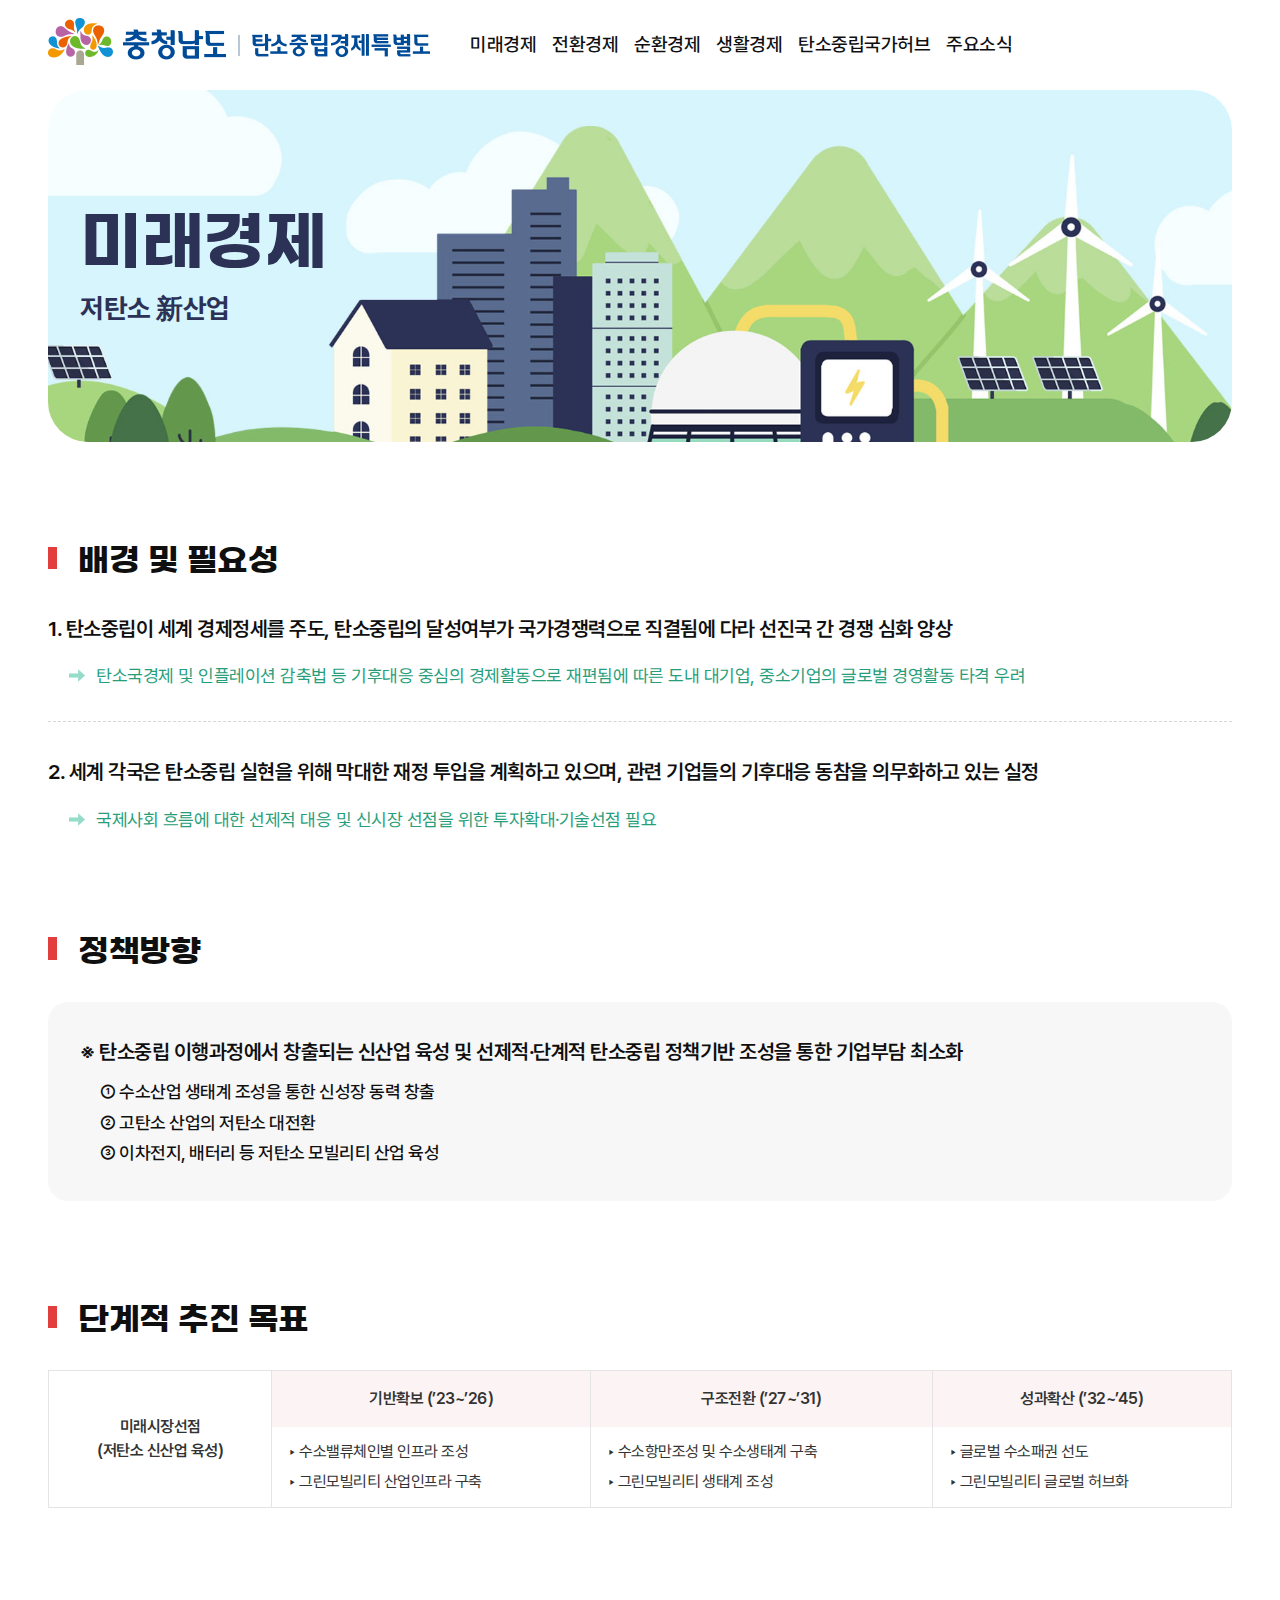
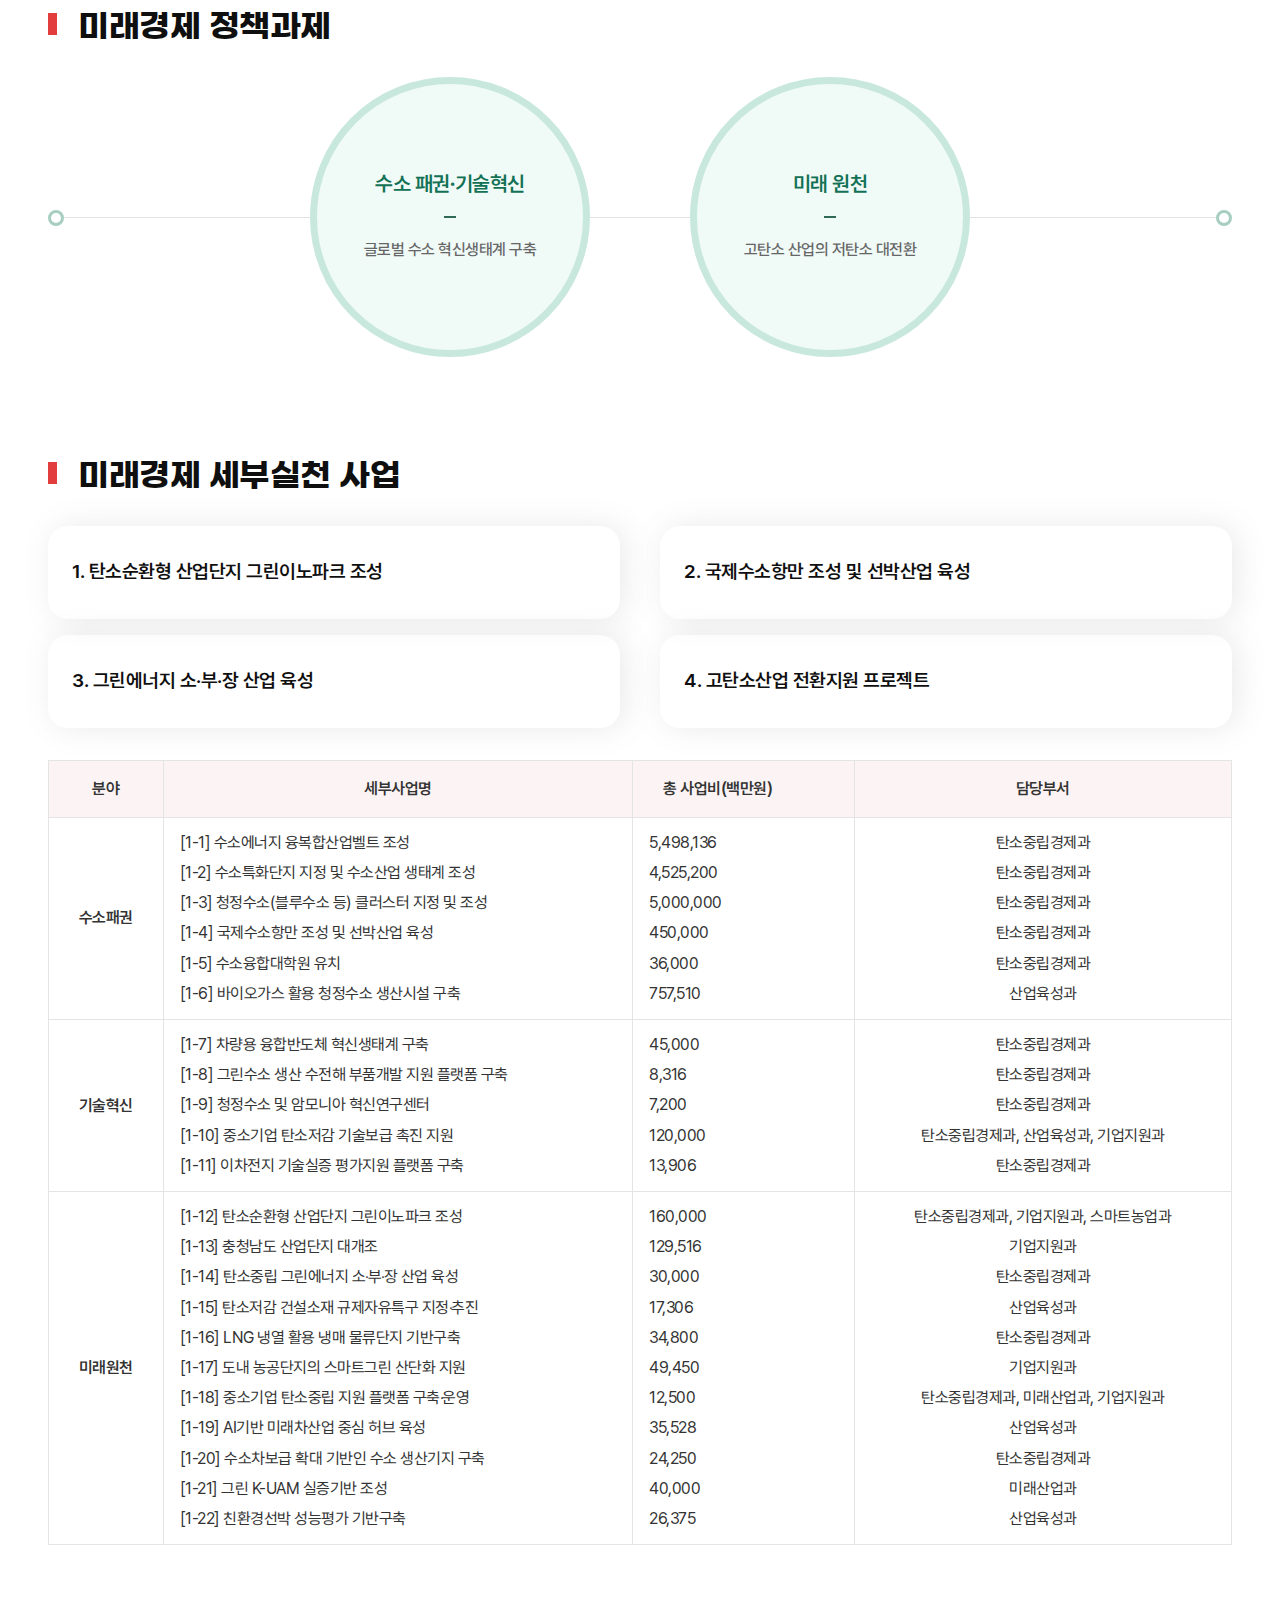
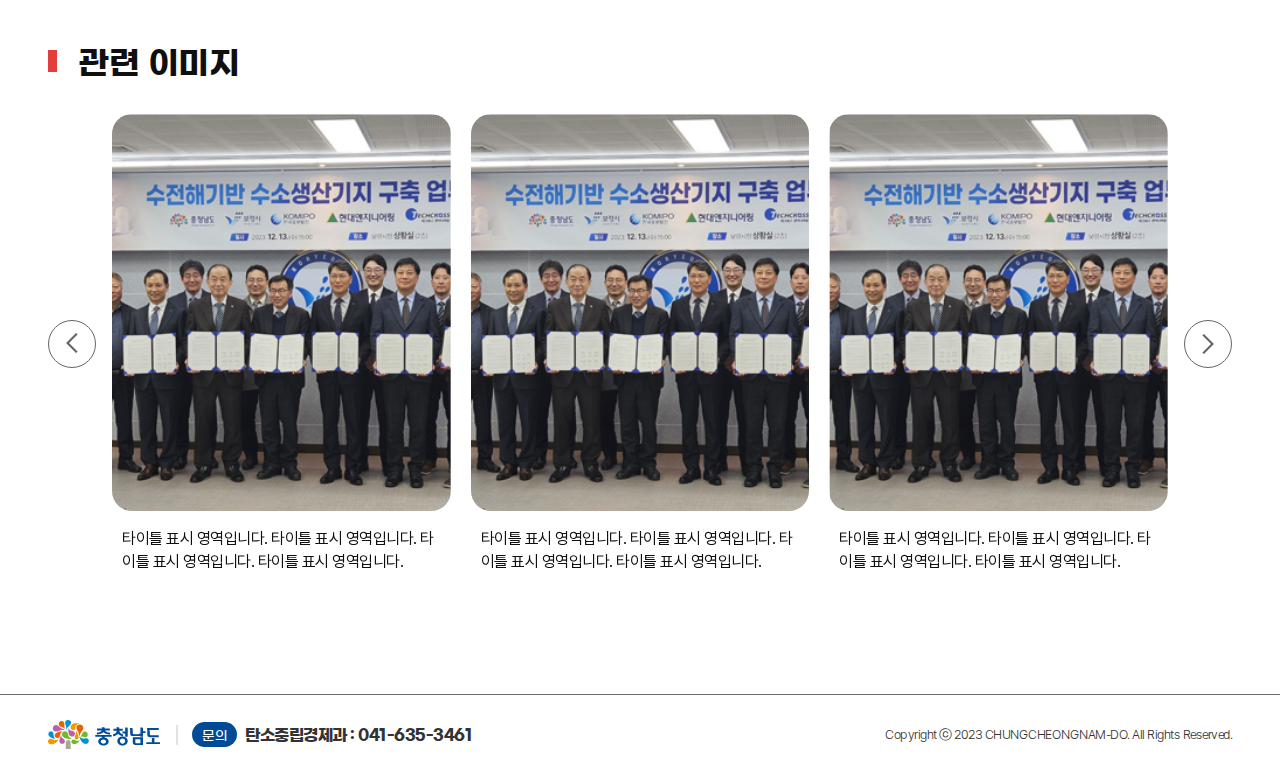
<file: sub/future.html>
<!DOCTYPE html>
<html lang="en">
<head>
  <meta charset="UTF-8">
  <meta name="viewport" content="width=device-width, initial-scale=1.0">
  <title>탄소중립경제 특별도</title>

  <!-- src > css, js 연결 -->
  <link rel="stylesheet" href="../src/plugin/swiper/swiper-bundle.min.css">
  <link rel="stylesheet" href="../src/css/fonts.css">
  <link rel="stylesheet" href="../src/css/common.css">
  <link rel="stylesheet" href="../src/css/normal.css">
  <link rel="stylesheet" href="../src/css/responsive.css">

  <script src="../src/js/jquery-3.7.0.min.js" defer></script>
  <script src="../src/plugin/prefixfree.min.js" defer></script>
  <script src="../src/plugin/matchheight/jquery.matchHeight.js" defer></script>
  <script src="../src/plugin/swiper/swiper-bundle.min.js" defer></script>
  <script src="../src/js/normal.js" type="module" defer></script>
</head>
<body>
  <!-- header { -->
  <div class="header">
    <div class="container">
      <div class="inner">
        <h1 class="hd-logo">
          <a href="/">
            <img src="../src/img/logo.png" alt="충남도청 탄소중립경제 특별도">
          </a>
        </h1>
        <nav class="gnb">
          <ul class="dp1">
            <li>
              <a href="./future.html">미래경제</a>
            </li>
            <li>
              <a href="./transitional.html">전환경제</a>
            </li>
            <li>
              <a href="./circular.html">순환경제</a>
            </li>
            <li>
              <a href="./living.html">생활경제</a>
            </li>
            <li>
              <a href="./countryHub.html">탄소중립국가허브</a>
            </li>
            <li>
              <a href="./newsList.html">주요소식</a>
              <ul class="round10 dp2">
                <li>
                  <a href="./newsList.html">새소식</a>
                </li>
                <li>
                  <a href="./galleryList.html">갤러리</a>
                </li>
              </ul>
            </li>
          </ul>
        </nav>
        <button type="button" class="btn header-ham">
          <span></span>
        </button>
      </div>
    </div>
  </div>
  <!-- } header -->

  <!-- contents { -->
  <div id="future" class="contents sub">
    <div class="sub-visual">
      <div class="container">
        <div class="round40 inner">
          <div class="wrapper">
            <div class="comp">
              <div class="comp-in">
                <h2 class="f_gmarket sub-page__title">미래경제</h2>
                <p class="sub-page__stitle">저탄소 新산업</p>
              </div>
            </div>
          </div>
        </div>
      </div>
    </div>

    <div class="sub-contents">
      <div class="sb-section">
        <div class="container">
          <div class="wrapper">
            <div class="inner">
              <div class="sb-title__box">
                <h3 class="f_gmarket sb-title">배경 및 필요성</h3>
              </div>
              <div class="sb-ct__box">
                <div class="sb-ct__inner sb-text__box">
                  <div class="sb-text__wr">
                    <p class="sb-text1 mark">1. 탄소중립이 세계 경제정세를 주도, 탄소중립의 달성여부가 국가경쟁력으로 직결됨에 다라 선진국 간 경쟁 심화 양상</p>
                  </div>
                  <div class="sb-text__wr indent1 mt2">
                    <p class="sb-text3 mark">탄소국경제 및 인플레이션 감축법 등 기후대응 중심의 경제활동으로 재편됨에 따른 도내 대기업, 중소기업의 글로벌 경영활동 타격 우려</p>
                  </div>
                </div>
                <div class="sb-ct__inner bd sb-text__box">
                  <div class="sb-text__wr">
                    <p class="sb-text1 mark">2. 세계 각국은 탄소중립 실현을 위해 막대한 재정 투입을 계획하고 있으며, 관련 기업들의 기후대응 동참을 의무화하고 있는 실정</p>
                  </div>
                  <div class="sb-text__wr indent1 mt2">
                    <p class="sb-text3 mark">국제사회 흐름에 대한 선제적 대응 및 신시장 선점을 위한 투자확대·기술선점 필요</p>
                  </div>
                </div>
              </div>
            </div>
          </div>
        </div>
      </div>
      <div class="sb-section">
        <div class="container">
          <div class="wrapper">
            <div class="inner">
              <div class="sb-title__box">
                <h3 class="f_gmarket sb-title">정책방향</h3>
              </div>
              <div class="sb-ct__box">
                <div class="sb-ct__inner sb-text__box round20 gray">
                  <div class="sb-text__wr">
                    <p class="sb-text1 mark">※ 탄소중립 이행과정에서 창출되는 신산업 육성 및 선제적·단계적 탄소중립 정책기반 조성을 통한 기업부담 최소화</p>
                  </div>
                  <div class="sb-text__wr indent1 mt1">
                    <p class="sb-text2 mark">① 수소산업 생태계 조성을 통한 신성장 동력 창출</p>
                    <p class="sb-text2 mark">② 고탄소 산업의 저탄소 대전환</p>
                    <p class="sb-text2 mark">③ 이차전지, 배터리 등 저탄소 모빌리티 산업 육성</p>
                  </div>
                </div>
              </div>
            </div>
          </div>
        </div>
      </div>
      <div class="sb-section">
        <div class="container">
          <div class="wrapper">
            <div class="inner">
              <div class="sb-title__box">
                <h3 class="f_gmarket sb-title">단계적 추진 목표</h3>
              </div>
              <div class="sb-ct__box">
                <div class="sb-ct__inner table_wr">
                  <div class="table_box">
                    <p class="mobile_text">← 좌,우로 슬라이드 →</p>
                    <table>
                      <caption>미래경제 단계적 추진 목표의 기반확보, 구조전환, 성과확산 내용의 정보를 제공합니다.</caption>
                      <tbody>
                        <tr>
                          <td rowspan="2" class="rowTd">
                            <p class="center text">
                              미래시장선점<br/>(저탄소 신산업 육성)
                            </p>
                          </td>
                          <th>기반확보 (’23~’26)</th>
                          <th>구조전환 (’27~’31)</th>
                          <th>성과확산 (’32~’45)</th>
                        </tr>
                        <tr>
                          <td class="pt pb">
                            <p class="left text">
                              ‣ 수소밸류체인별 인프라 조성<br/>
                              ‣ 그린모빌리티 산업인프라 구축
                            </p>
                          </td>
                          <td class="pt pb">
                            <p class="left text">
                              ‣ 수소항만조성 및 수소생태계 구축<br/>
                              ‣ 그린모빌리티 생태계 조성
                            </p>
                          </td>
                          <td class="pt pb">
                            <p class="left text">
                              ‣ 글로벌 수소패권 선도<br/>
                              ‣ 그린모빌리티 글로벌 허브화
                            </p>
                          </td>
                        </tr>
                      </tbody>
                    </table>
                  </div>
                </div>
              </div>
            </div>
          </div>
        </div>
      </div>
      <div class="sb-section">
        <div class="container">
          <div class="wrapper">
            <div class="inner">
              <div class="sb-title__box">
                <h3 class="f_gmarket sb-title">미래경제 정책과제</h3>
              </div>
              <div class="sb-ct__box">
                <div class="sb-ct__inner sb-circle__box child2">
                  <span class="line"></span>
                  <div class="round-per50 sb-circle">
                    <div class="comp">
                      <p class="t1">수소 패권∙기술혁신</p>
                      <p class="t2">글로벌 수소 혁신생태계 구축</p>
                    </div>
                  </div>
                  <div class="round-per50 sb-circle">
                    <div class="comp">
                      <p class="t1">미래 원천</p>
                      <p class="t2">고탄소 산업의 저탄소 대전환</p>
                    </div>
                  </div>
                </div>
              </div>
            </div>
          </div>
        </div>
      </div>
      <div class="sb-section">
        <div class="container">
          <div class="wrapper">
            <div class="inner">
              <div class="sb-title__box">
                <h3 class="f_gmarket sb-title">미래경제 세부실천 사업</h3>
              </div>
              <div class="sb-ct__box">
                <div class="sb-ct__inner sb-text__box bsArea">
                  <div class="round20 bsArea__box">1. 탄소순환형 산업단지 그린이노파크 조성</div>
                  <div class="round20 bsArea__box">2. 국제수소항만 조성 및 선박산업 육성</div>
                  <div class="round20 bsArea__box">3. 그린에너지 소·부·장 산업 육성</div>
                  <div class="round20 bsArea__box">4. 고탄소산업 전환지원 프로젝트</div>
                </div>
                <div class="sb-ct__inner table_wr">
                  <div class="table_box">
                    <p class="mobile_text">← 좌,우로 슬라이드 →</p>
                    <table>
                      <caption>미래경제 세부실천 사업의 분야, 세부사업명, 총사업비, 담당부서 내용의 정보를 제공합니다.</caption>
                      <thead>
                        <tr>
                          <th>분야</th>
                          <th>세부사업명</th>
                          <th class="left">총 사업비(백만원)</th>
                          <th>담당부서</th>
                        </tr>
                      </thead>
                      <tbody>
                        <tr>
                          <td rowspan="6">
                            <p class="center text pt17 bold">수소패권</p>
                          </td>
                          <td class="pt">
                            <p class="left text">[1-1] 수소에너지 융복합산업벨트 조성</p>
                          </td>
                          <td class="pt">
                            <p class="left text">5,498,136</p>
                          </td>
                          <td class="pt">
                            <p class="center text">탄소중립경제과</p>
                          </td>
                        </tr>
                        <tr>
                          <td>
                            <p class="left text">[1-2] 수소특화단지 지정 및 수소산업 생태계 조성</p>
                          </td>
                          <td>
                            <p class="left text">4,525,200</p>
                          </td>
                          <td>
                            <p class="center text">탄소중립경제과</p>
                          </td>
                        </tr>
                        <tr>
                          <td>
                            <p class="left text">[1-3] 청정수소(블루수소 등) 클러스터 지정 및 조성</p>
                          </td>
                          <td>
                            <p class="left text">5,000,000</p>
                          </td>
                          <td>
                            <p class="center text">탄소중립경제과</p>
                          </td>
                        </tr>
                        <tr>
                          <td>
                            <p class="left text">[1-4] 국제수소항만 조성 및 선박산업 육성</p>
                          </td>
                          <td>
                            <p class="left text">450,000</p>
                          </td>
                          <td>
                            <p class="center text">탄소중립경제과</p>
                          </td>
                        </tr>
                        <tr>
                          <td>
                            <p class="left text">[1-5] 수소융합대학원 유치</p>
                          </td>
                          <td>
                            <p class="left text">36,000</p>
                          </td>
                          <td>
                            <p class="center text">탄소중립경제과</p>
                          </td>
                        </tr>
                        <tr>
                          <td class="pb">
                            <p class="left text">[1-6] 바이오가스 활용 청정수소 생산시설 구축</p>
                          </td>
                          <td class="pb">
                            <p class="left text">757,510</p>
                          </td>
                          <td class="pb">
                            <p class="center text">산업육성과</p>
                          </td>
                        </tr>
                      </tbody>
                      <tbody>
                        <tr>
                          <td rowspan="5">
                            <p class="center text pt17 bold">기술혁신</p>
                          </td>
                          <td class="pt">
                            <p class="left text">[1-7] 차량용 융합반도체 혁신생태계 구축</p>
                          </td>
                          <td class="pt">
                            <p class="left text">45,000</p>
                          </td>
                          <td class="pt">
                            <p class="center text">탄소중립경제과</p>
                          </td>
                        </tr>
                        <tr>
                          <td>
                            <p class="left text">[1-8] 그린수소 생산 수전해 부품개발 지원 플랫폼 구축</p>
                          </td>
                          <td>
                            <p class="left text">8,316</p>
                          </td>
                          <td>
                            <p class="center text">탄소중립경제과</p>
                          </td>
                        </tr>
                        <tr>
                          <td>
                            <p class="left text">[1-9] 청정수소 및 암모니아 혁신연구센터</p>
                          </td>
                          <td>
                            <p class="left text">7,200</p>
                          </td>
                          <td>
                            <p class="center text">탄소중립경제과</p>
                          </td>
                        </tr>
                        <tr>
                          <td>
                            <p class="left text">[1-10] 중소기업 탄소저감 기술보급 촉진 지원</p>
                          </td>
                          <td>
                            <p class="left text">120,000</p>
                          </td>
                          <td>
                            <p class="center text">탄소중립경제과, 산업육성과, 기업지원과</p>
                          </td>
                        </tr>
                        <tr>
                          <td class="pb">
                            <p class="left text">[1-11] 이차전지 기술실증 평가지원 플랫폼 구축</p>
                          </td>
                          <td class="pb">
                            <p class="left text">13,906</p>
                          </td>
                          <td class="pb">
                            <p class="center text">탄소중립경제과</p>
                          </td>
                        </tr>
                      </tbody>
                      <tbody>
                        <tr>
                          <td rowspan="11">
                            <p class="center text pt17 bold">미래원천</p>
                          </td>
                          <td class="pt">
                            <p class="left text">[1-12] 탄소순환형 산업단지 그린이노파크 조성</p>
                          </td>
                          <td class="pt">
                            <p class="left text">160,000</p>
                          </td>
                          <td class="pt">
                            <p class="center text">탄소중립경제과, 기업지원과, 스마트농업과</p>
                          </td>
                        </tr>
                        <tr>
                          <td>
                            <p class="left text">[1-13] 충청남도 산업단지 대개조</p>
                          </td>
                          <td>
                            <p class="left text">129,516</p>
                          </td>
                          <td>
                            <p class="center text">기업지원과</p>
                          </td>
                        </tr>
                        <tr>
                          <td>
                            <p class="left text">[1-14] 탄소중립 그린에너지 소‧부‧장 산업 육성</p>
                          </td>
                          <td>
                            <p class="left text">30,000</p>
                          </td>
                          <td>
                            <p class="center text">탄소중립경제과</p>
                          </td>
                        </tr>
                        <tr>
                          <td>
                            <p class="left text">[1-15] 탄소저감 건설소재 규제자유특구 지정‧추진</p>
                          </td>
                          <td>
                            <p class="left text">17,306</p>
                          </td>
                          <td>
                            <p class="center text">산업육성과</p>
                          </td>
                        </tr>
                        <tr>
                          <td>
                            <p class="left text">[1-16] LNG 냉열 활용 냉매 물류단지 기반구축</p>
                          </td>
                          <td>
                            <p class="left text">34,800</p>
                          </td>
                          <td>
                            <p class="center text">탄소중립경제과</p>
                          </td>
                        </tr>
                        <tr>
                          <td>
                            <p class="left text">[1-17] 도내 농공단지의 스마트그린 산단화 지원</p>
                          </td>
                          <td>
                            <p class="left text">49,450</p>
                          </td>
                          <td>
                            <p class="center text">기업지원과</p>
                          </td>
                        </tr>
                        <tr>
                          <td>
                            <p class="left text">[1-18] 중소기업 탄소중립 지원 플랫폼 구축‧운영</p>
                          </td>
                          <td>
                            <p class="left text">12,500</p>
                          </td>
                          <td>
                            <p class="center text">탄소중립경제과, 미래산업과, 기업지원과</p>
                          </td>
                        </tr>
                        <tr>
                          <td>
                            <p class="left text">[1-19] AI기반 미래차산업 중심 허브 육성</p>
                          </td>
                          <td>
                            <p class="left text">35,528</p>
                          </td>
                          <td>
                            <p class="center text">산업육성과</p>
                          </td>
                        </tr>
                        <tr>
                          <td>
                            <p class="left text">[1-20] 수소차보급 확대 기반인 수소 생산기지 구축</p>
                          </td>
                          <td>
                            <p class="left text">24,250</p>
                          </td>
                          <td>
                            <p class="center text">탄소중립경제과</p>
                          </td>
                        </tr>
                        <tr>
                          <td>
                            <p class="left text">[1-21] 그린 K-UAM 실증기반 조성</p>
                          </td>
                          <td>
                            <p class="left text">40,000</p>
                          </td>
                          <td>
                            <p class="center text">미래산업과</p>
                          </td>
                        </tr>
                        <tr>
                          <td class="pb">
                            <p class="left text">[1-22] 친환경선박 성능평가 기반구축</p>
                          </td>
                          <td class="pb">
                            <p class="left text">26,375</p>
                          </td>
                          <td class="pb">
                            <p class="center text">산업육성과</p>
                          </td>
                        </tr>
                      </tbody>
                    </table>
                  </div>
                </div>
              </div>
            </div>
          </div>
        </div>
      </div>
      <div class="sb-section">
        <div class="container">
          <div class="wrapper">
            <div class="inner">
              <div class="sb-title__box">
                <h3 class="f_gmarket sb-title">관련 이미지</h3>
              </div>
              <div class="sb-ct__box">
                <div class="sb-ct__inner rel_img_slide_wrap">
                  <div class="rel_img_slide_btn_box">
                    <div class="prev"></div>
                    <div class="next"></div>
                  </div>
                  <div class="rel_img_sl">
                    <div class="swiper-container">
                      <div class="swiper-wrapper">
                        <!-- item { -->
                        <a href="" class="swiper-slide rel_img_sl_item">
                          <div class="img_wr">
                            <img src="../src/img/rel-img-sl-item01.jpg" alt="관련 이미지 썸네일">
                          </div>
                          <div class="txt_wr">
                            <p class="title">타이틀 표시 영역입니다. 타이틀 표시 영역입니다. 타이틀 표시 영역입니다. 타이틀 표시 영역입니다.</p>
                          </div>
                        </a>
                        <!-- } item -->
                        <!-- item { -->
                        <a href="" class="swiper-slide rel_img_sl_item">
                          <div class="img_wr">
                            <img src="../src/img/rel-img-sl-item01.jpg" alt="관련 이미지 썸네일">
                          </div>
                          <div class="txt_wr">
                            <p class="title">타이틀 표시 영역입니다. 타이틀 표시 영역입니다. 타이틀 표시 영역입니다. 타이틀 표시 영역입니다.</p>
                          </div>
                        </a>
                        <!-- } item -->
                        <!-- item { -->
                        <a href="" class="swiper-slide rel_img_sl_item">
                          <div class="img_wr">
                            <img src="../src/img/rel-img-sl-item01.jpg" alt="관련 이미지 썸네일">
                          </div>
                          <div class="txt_wr">
                            <p class="title">타이틀 표시 영역입니다. 타이틀 표시 영역입니다. 타이틀 표시 영역입니다. 타이틀 표시 영역입니다.</p>
                          </div>
                        </a>
                        <!-- } item -->
                        <!-- item { -->
                        <a href="" class="swiper-slide rel_img_sl_item">
                          <div class="img_wr">
                            <img src="../src/img/rel-img-sl-item01.jpg" alt="관련 이미지 썸네일">
                          </div>
                          <div class="txt_wr">
                            <p class="title">타이틀 표시 영역입니다. 타이틀 표시 영역입니다. 타이틀 표시 영역입니다. 타이틀 표시 영역입니다.</p>
                          </div>
                        </a>
                        <!-- } item -->
                        <!-- item { -->
                        <a href="" class="swiper-slide rel_img_sl_item">
                          <div class="img_wr">
                            <img src="../src/img/rel-img-sl-item01.jpg" alt="관련 이미지 썸네일">
                          </div>
                          <div class="txt_wr">
                            <p class="title">타이틀 표시 영역입니다. 타이틀 표시 영역입니다. 타이틀 표시 영역입니다. 타이틀 표시 영역입니다.</p>
                          </div>
                        </a>
                        <!-- } item -->
                      </div>
                    </div>
                  </div>
                </div>
              </div>
            </div>
          </div>
        </div>
      </div>
    </div>
  </div>
  <!-- } contents -->

  <!-- footer { -->
  <div class="footer">
    <div class="container">
      <div class="wrapper">
        <div class="inner">
          <div class="ft-info">
            <a href="http://www.chungnam.go.kr/main.do" target="_blank" class="cn-logo">
              <img src="../src/img/chungnam-logo.svg" alt="충청남도청 홈페이지 바로가기">
            </a>
            <p class="contact">
              <span class="f_gmarket round t1">문의</span>
              <b class="f_gmarket t2">탄소중립경제과 : </b>
              <span class="f_gmarket t3">041-635-3461</span>
            </p>
          </div>
          <p class="copyright">Copyright ⓒ 2023 CHUNGCHEONGNAM-DO. All Rights Reserved.</p>
        </div>
      </div>
    </div>
  </div>
  <!-- } footer -->
</body>
</html>
</file>
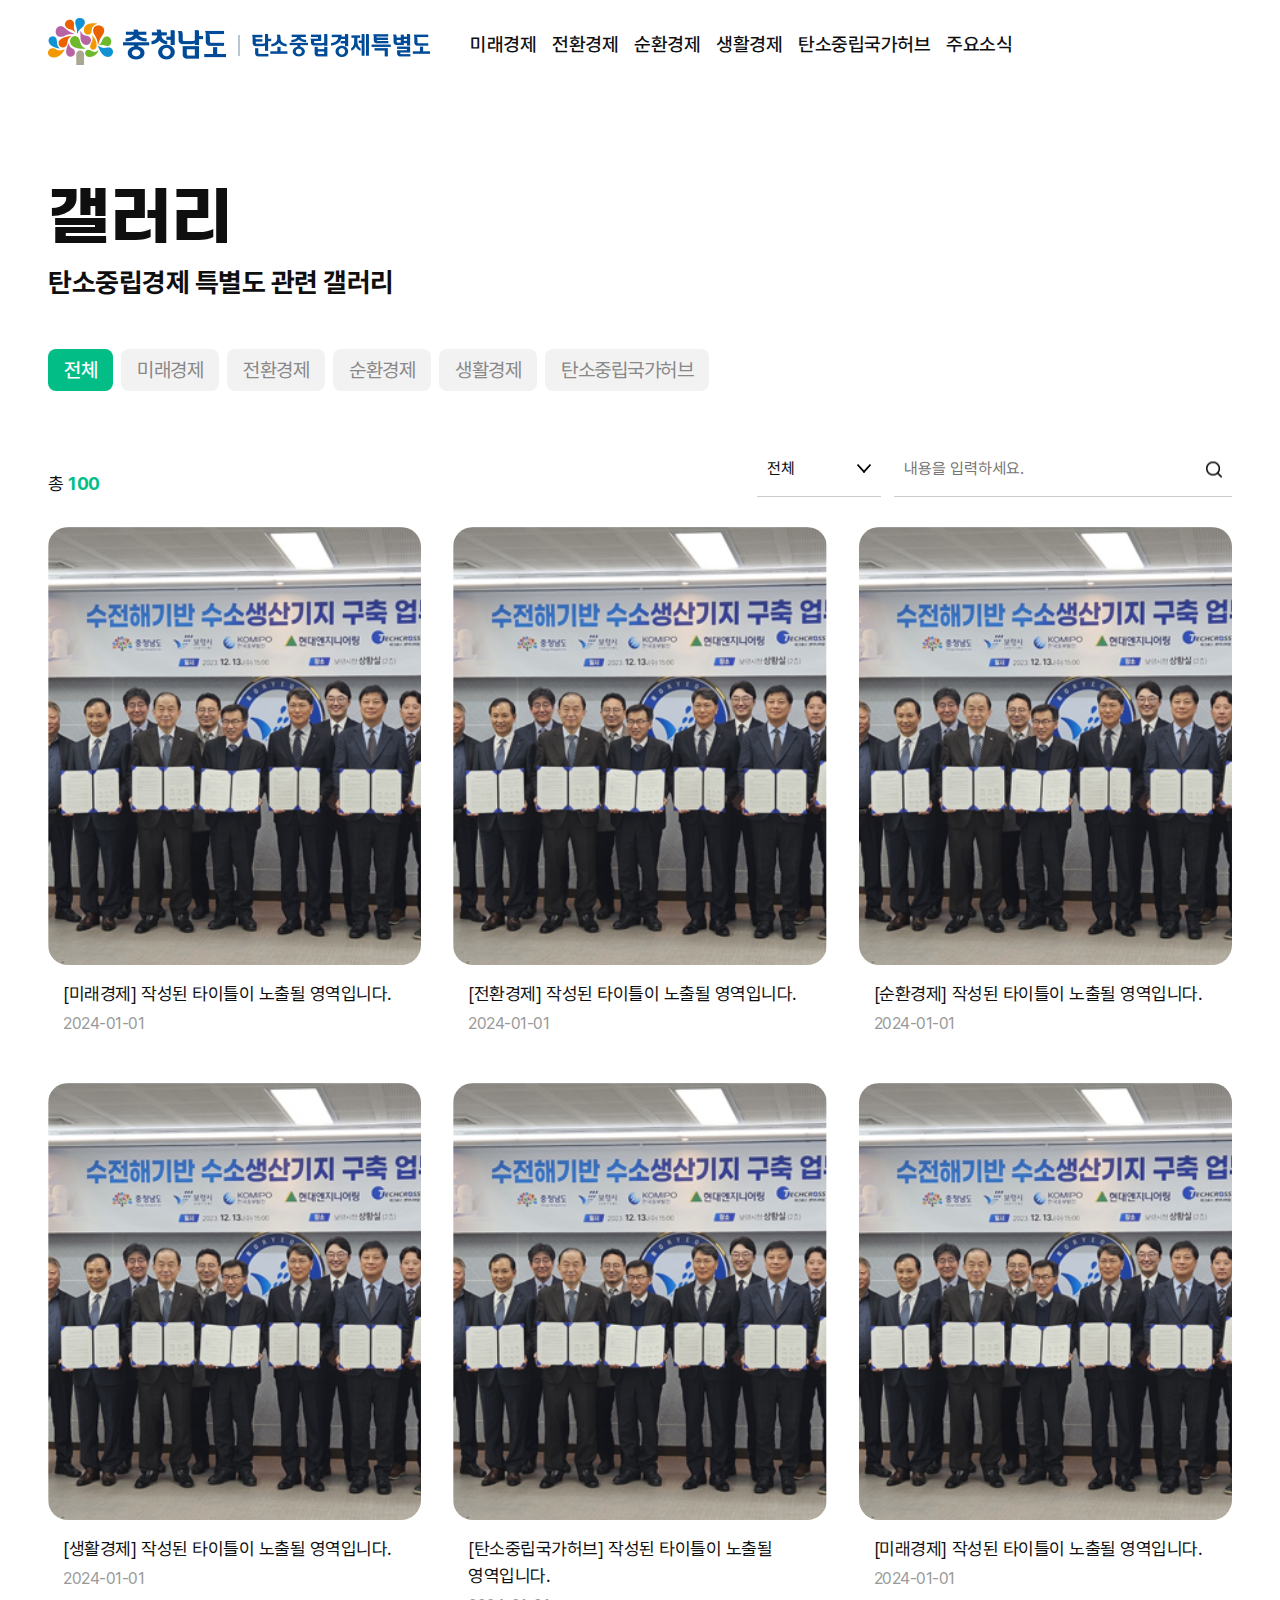
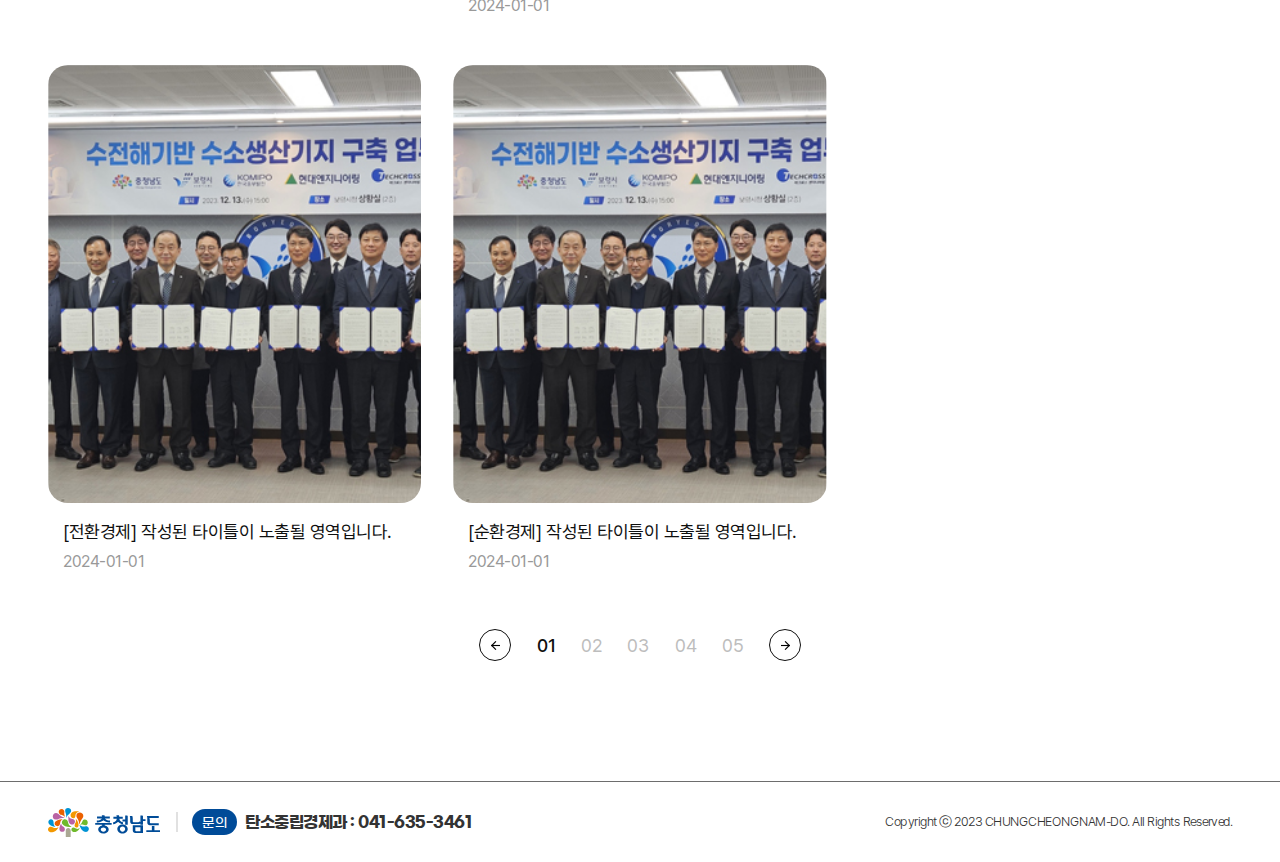
<file: sub/galleryList.html>
<!DOCTYPE html>
<html lang="en">
<head>
  <meta charset="UTF-8">
  <meta name="viewport" content="width=device-width, initial-scale=1.0">
  <title>탄소중립경제 특별도</title>

  <!-- src > css, js 연결 -->
  <link rel="stylesheet" href="../src/plugin/swiper/swiper-bundle.min.css">
  <link rel="stylesheet" href="../src/css/fonts.css">
  <link rel="stylesheet" href="../src/css/common.css">
  <link rel="stylesheet" href="../src/css/normal.css">
  <link rel="stylesheet" href="../src/css/responsive.css">

  <script src="../src/js/jquery-3.7.0.min.js" defer></script>
  <script src="../src/plugin/prefixfree.min.js" defer></script>
  <script src="../src/plugin/matchheight/jquery.matchHeight.js" defer></script>
  <script src="../src/plugin/swiper/swiper-bundle.min.js" defer></script>
  <script src="../src/js/normal.js" type="module" defer></script>
</head>
<body>
  <!-- header { -->
  <div class="header">
    <div class="container">
      <div class="inner">
        <h1 class="hd-logo">
          <a href="/">
            <img src="../src/img/logo.png" alt="충남도청 탄소중립경제 특별도">
          </a>
        </h1>
        <nav class="gnb">
          <ul class="dp1">
            <li>
              <a href="./future.html">미래경제</a>
            </li>
            <li>
              <a href="./transitional.html">전환경제</a>
            </li>
            <li>
              <a href="./circular.html">순환경제</a>
            </li>
            <li>
              <a href="./living.html">생활경제</a>
            </li>
            <li>
              <a href="./countryHub.html">탄소중립국가허브</a>
            </li>
            <li>
              <a href="./newsList.html">주요소식</a>
              <ul class="round10 dp2">
                <li>
                  <a href="./newsList.html">새소식</a>
                </li>
                <li>
                  <a href="./galleryList.html">갤러리</a>
                </li>
              </ul>
            </li>
          </ul>
        </nav>
        <button type="button" class="btn header-ham">
          <span></span>
        </button>
      </div>
    </div>
  </div>
  <!-- } header -->

  <!-- contents { -->
  <div id="galleryList" class="contents sub">
    <div class="sub-visual">
      <div class="container">
        <div class="round40 inner">
          <div class="wrapper">
            <div class="comp">
              <div class="comp-in">
                <h2 class="f_gmarket sub-page__title">갤러리</h2>
                <p class="sub-page__stitle">탄소중립경제 특별도 관련 갤러리</p>
              </div>
            </div>
          </div>
        </div>
      </div>
    </div>

    <div class="sub-contents">
      <div class="sb-section">
        <div class="container">
          <div class="wrapper">
            <div class="inner">
              
              <!-- 갤러리 게시판 { -->
              <div class="board">
                <div class="board-category">
                  <ul class="board-category__ul">
                    <li class="active">
                      <a href="" class="btn">전체</a>
                    </li>
                    <li>
                      <a href="" class="btn">미래경제</a>
                    </li>
                    <li>
                      <a href="" class="btn">전환경제</a>
                    </li>
                    <li>
                      <a href="" class="btn">순환경제</a>
                    </li>
                    <li>
                      <a href="" class="btn">생활경제</a>
                    </li>
                    <li>
                      <a href="" class="btn">탄소중립국가허브</a>
                    </li>
                  </ul>
                </div>
                <div class="board_top">
                  <div class="board_cnt_wrap">
                    <p class="board_cnt">총 <span>100</span></p>
                  </div>
                  <div class="board_srch_wrap">
                    <form action="">
                      <div class="board_srch_bar">
                        <select name="" id="">
                          <option value="">전체</option>
                          <option value="">제목</option>
                          <option value="">내용</option>
                        </select>
                        <div class="board_srch_input_wrap">
                          <input type="text" placeholder="내용을 입력하세요.">
                          <button type="submit"><img src="../src/img/icon-srch.png" alt="검색하기"></button>
                        </div>
                      </div>
                    </form>
                  </div>
                </div>

                <div class="board_contents">
                  <div class="gallery">
                    <ul class="gallery-ul">
                      <li class="gallery-li">
                        <a href="./galleryView.html" class="gallery-link">
                          <div class="gallery-thumb">
                            <img src="../src/img/rel-img-sl-item01.jpg" alt="">
                          </div>
                          <div class="gallery-info">
                            <div class="gallery-title"><span class="dp-cate">[미래경제]</span>작성된 타이틀이 노출될 영역입니다.</div>
                            <div class="gallery-text">2024-01-01</div>
                          </div>
                        </a>
                      </li>
                      <li class="gallery-li">
                        <a href="./galleryView.html" class="gallery-link">
                          <div class="gallery-thumb">
                            <img src="../src/img/rel-img-sl-item01.jpg" alt="">
                          </div>
                          <div class="gallery-info">
                            <div class="gallery-title"><span class="dp-cate">[전환경제]</span>작성된 타이틀이 노출될 영역입니다.</div>
                            <div class="gallery-text">2024-01-01</div>
                          </div>
                        </a>
                      </li>
                      <li class="gallery-li">
                        <a href="./galleryView.html" class="gallery-link">
                          <div class="gallery-thumb">
                            <img src="../src/img/rel-img-sl-item01.jpg" alt="">
                          </div>
                          <div class="gallery-info">
                            <div class="gallery-title"><span class="dp-cate">[순환경제]</span>작성된 타이틀이 노출될 영역입니다.</div>
                            <div class="gallery-text">2024-01-01</div>
                          </div>
                        </a>
                      </li>
                      <li class="gallery-li">
                        <a href="./galleryView.html" class="gallery-link">
                          <div class="gallery-thumb">
                            <img src="../src/img/rel-img-sl-item01.jpg" alt="">
                          </div>
                          <div class="gallery-info">
                            <div class="gallery-title"><span class="dp-cate">[생활경제]</span>작성된 타이틀이 노출될 영역입니다.</div>
                            <div class="gallery-text">2024-01-01</div>
                          </div>
                        </a>
                      </li>
                      <li class="gallery-li">
                        <a href="./galleryView.html" class="gallery-link">
                          <div class="gallery-thumb">
                            <img src="../src/img/rel-img-sl-item01.jpg" alt="">
                          </div>
                          <div class="gallery-info">
                            <div class="gallery-title"><span class="dp-cate">[탄소중립국가허브]</span>작성된 타이틀이 노출될 영역입니다.</div>
                            <div class="gallery-text">2024-01-01</div>
                          </div>
                        </a>
                      </li>
                      <li class="gallery-li">
                        <a href="./galleryView.html" class="gallery-link">
                          <div class="gallery-thumb">
                            <img src="../src/img/rel-img-sl-item01.jpg" alt="">
                          </div>
                          <div class="gallery-info">
                            <div class="gallery-title"><span class="dp-cate">[미래경제]</span>작성된 타이틀이 노출될 영역입니다.</div>
                            <div class="gallery-text">2024-01-01</div>
                          </div>
                        </a>
                      </li>
                      <li class="gallery-li">
                        <a href="./galleryView.html" class="gallery-link">
                          <div class="gallery-thumb">
                            <img src="../src/img/rel-img-sl-item01.jpg" alt="">
                          </div>
                          <div class="gallery-info">
                            <div class="gallery-title"><span class="dp-cate">[전환경제]</span>작성된 타이틀이 노출될 영역입니다.</div>
                            <div class="gallery-text">2024-01-01</div>
                          </div>
                        </a>
                      </li>
                      <li class="gallery-li">
                        <a href="./galleryView.html" class="gallery-link">
                          <div class="gallery-thumb">
                            <img src="../src/img/rel-img-sl-item01.jpg" alt="">
                          </div>
                          <div class="gallery-info">
                            <div class="gallery-title"><span class="dp-cate">[순환경제]</span>작성된 타이틀이 노출될 영역입니다.</div>
                            <div class="gallery-text">2024-01-01</div>
                          </div>
                        </a>
                      </li>
                    </ul>
                  </div>
                  <div class="pagination">
                    <ul class="pagi_ul">
                      <li><a href="" class="pg_prev"><img src="../src/img/pg-prev.png" alt="이전 페이지"></a></li>
                      <li><a href="" class="pg_btn active">01</a></li>
                      <li><a href="" class="pg_btn">02</a></li>
                      <li><a href="" class="pg_btn">03</a></li>
                      <li><a href="" class="pg_btn">04</a></li>
                      <li><a href="" class="pg_btn">05</a></li>
                      <li><a href="" class="pg_next"><img src="../src/img/pg-next.png" alt="다음 페이지"></a></li>
                    </ul>
                  </div>
                </div>
              </div>
              <!-- } 갤러리 게시판 -->

            </div>
          </div>
        </div>
      </div>
    </div>
  </div>
  <!-- } contents -->

  <!-- footer { -->
  <div class="footer">
    <div class="container">
      <div class="wrapper">
        <div class="inner">
          <div class="ft-info">
            <a href="http://www.chungnam.go.kr/main.do" target="_blank" class="cn-logo">
              <img src="../src/img/chungnam-logo.svg" alt="충청남도청 홈페이지 바로가기">
            </a>
            <p class="contact">
              <span class="f_gmarket round t1">문의</span>
              <b class="f_gmarket t2">탄소중립경제과 : </b>
              <span class="f_gmarket t3">041-635-3461</span>
            </p>
          </div>
          <p class="copyright">Copyright ⓒ 2023 CHUNGCHEONGNAM-DO. All Rights Reserved.</p>
        </div>
      </div>
    </div>
  </div>
  <!-- } footer -->
</body>
</html>
</file>
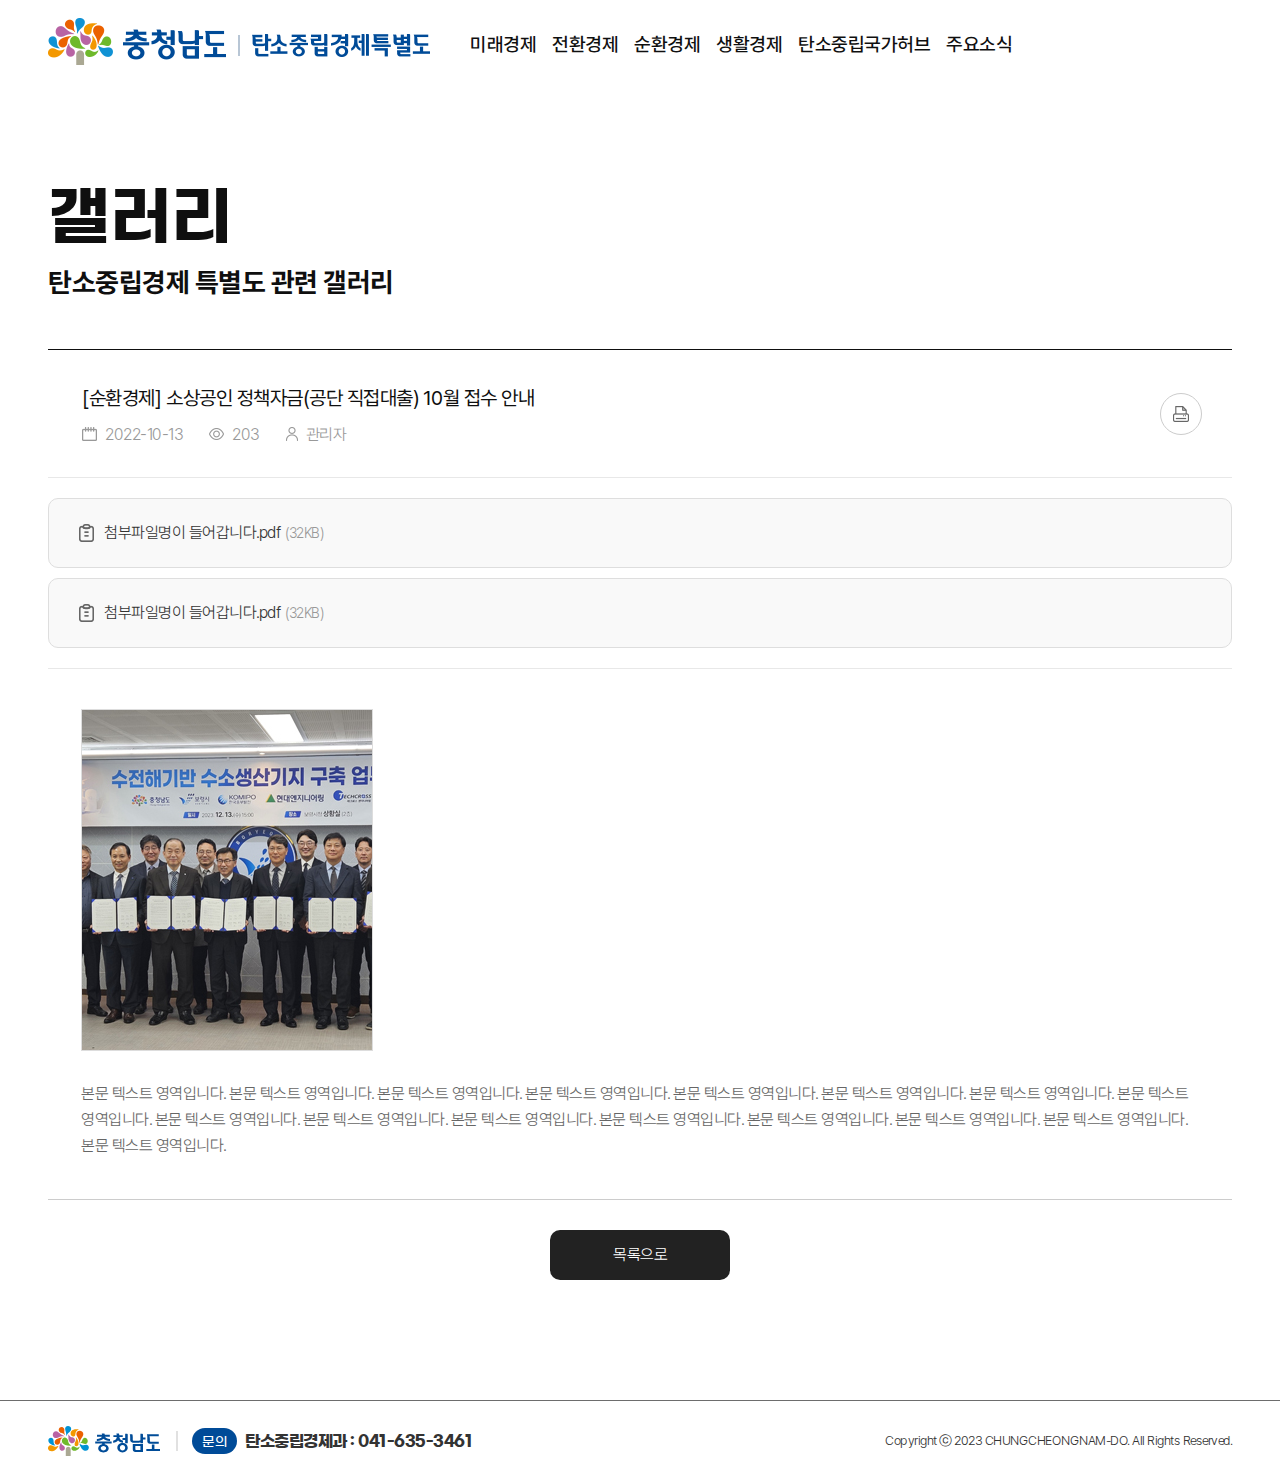
<file: sub/galleryView.html>
<!DOCTYPE html>
<html lang="en">
<head>
  <meta charset="UTF-8">
  <meta name="viewport" content="width=device-width, initial-scale=1.0">
  <title>탄소중립경제 특별도</title>

  <!-- src > css, js 연결 -->
  <link rel="stylesheet" href="../src/plugin/swiper/swiper-bundle.min.css">
  <link rel="stylesheet" href="../src/css/fonts.css">
  <link rel="stylesheet" href="../src/css/common.css">
  <link rel="stylesheet" href="../src/css/normal.css">
  <link rel="stylesheet" href="../src/css/responsive.css">

  <script src="../src/js/jquery-3.7.0.min.js" defer></script>
  <script src="../src/plugin/prefixfree.min.js" defer></script>
  <script src="../src/plugin/matchheight/jquery.matchHeight.js" defer></script>
  <script src="../src/plugin/swiper/swiper-bundle.min.js" defer></script>
  <script src="../src/js/normal.js" type="module" defer></script>
</head>
<body>
  <!-- header { -->
  <div class="header">
    <div class="container">
      <div class="inner">
        <h1 class="hd-logo">
          <a href="/">
            <img src="../src/img/logo.png" alt="충남도청 탄소중립경제 특별도">
          </a>
        </h1>
        <nav class="gnb">
          <ul class="dp1">
            <li>
              <a href="./future.html">미래경제</a>
            </li>
            <li>
              <a href="./transitional.html">전환경제</a>
            </li>
            <li>
              <a href="./circular.html">순환경제</a>
            </li>
            <li>
              <a href="./living.html">생활경제</a>
            </li>
            <li>
              <a href="./countryHub.html">탄소중립국가허브</a>
            </li>
            <li>
              <a href="./newsList.html">주요소식</a>
              <ul class="round10 dp2">
                <li>
                  <a href="./newsList.html">새소식</a>
                </li>
                <li>
                  <a href="./galleryList.html">갤러리</a>
                </li>
              </ul>
            </li>
          </ul>
        </nav>
        <button type="button" class="btn header-ham">
          <span></span>
        </button>
      </div>
    </div>
  </div>
  <!-- } header -->

  <!-- contents { -->
  <div id="galleryView" class="contents sub">
    <div class="sub-visual">
      <div class="container">
        <div class="round40 inner">
          <div class="wrapper">
            <div class="comp">
              <div class="comp-in">
                <h2 class="f_gmarket sub-page__title">갤러리</h2>
                <p class="sub-page__stitle">탄소중립경제 특별도 관련 갤러리</p>
              </div>
            </div>
          </div>
        </div>
      </div>
    </div>

    <div class="sub-contents">
      <div class="sb-section">
        <div class="container">
          <div class="wrapper">
            <div class="inner">
              
              <!-- 게시판 상세 { -->
              <div class="bo_view_wrap">
                <div class="list-view-top list-view-top--type2">
                  <div class="i-col-0 list-view-title-wrap">
                    <p class="list-view-title">
                      <span class="dp-cate">[순환경제]</span>소상공인 정책자금(공단 직접대출) 10월 접수 안내
                    </p>
                  </div>
                  <ul class="i-col-0 td-info">
                    <li>
                      <span class="icon-wrap"><img src="../src/img/icon-date.png" alt="작성날짜"></span>
                      <span class="info-text info-date">2022-10-13</span>
                    </li>
                    <li>
                      <span class="icon-wrap"><img src="../src/img/icon-hits.png" alt="조회수"></span>
                      <span class="info-text info-hits">203</span>
                    </li>
                    <li>
                      <span class="icon-wrap"><img src="../src/img/icon-writer.png" alt="작성자"></span>
                      <span class="info-text info-writer">관리자</span>
                    </li>
                  </ul>
                  <ul class="i-col-0 list-view-top-btn-wrap">
                    <li class="list-view-top-btn-item">
                      <button onclick="printPage()" class="list-view-top-btn-link print"></button>
                    </li>
                  </ul>
                </div>
                <div class="notice-list-view-bot">
                  <div class="list-file-wrap">
                    <ul class="list-file-ul">
                      <!-- loop { -->
                      <li>
                        <a href="" class="i-col-0 list-file-inner">
                          <img src="../src/img/icon-file.png" alt="첨부파일">
                          <span class="cut_text file-name">첨부파일명이 들어갑니다.pdf</span>
                          <p class="file-capacity"> (32KB)</p>
                        </a>
                      </li>
                      <!-- } loop -->
                      <li>
                        <a href="" class="i-col-0 list-file-inner">
                          <img src="../src/img/icon-file.png" alt="첨부파일">
                          <span class="cut_text file-name">첨부파일명이 들어갑니다.pdf</span>
                          <p class="file-capacity"> (32KB)</p>
                        </a>
                      </li>
                    </ul>
                  </div>
                  <div class="notice-list-view-cont">
                    <!-- 이미지가 있을 경우 { -->
                    <div class="notice-list-view-img-box">
                      <img src="../src/img/rel-img-sl-item01.jpg" alt="상세 이미지">
                    </div>
                    <!-- } 이미지가 있을 경우 -->
                    <div class="notice-list-view-cont-text">
                      본문 텍스트 영역입니다. 본문 텍스트 영역입니다. 본문 텍스트 영역입니다. 본문 텍스트 영역입니다. 본문 텍스트 영역입니다. 본문 텍스트 영역입니다. 본문 텍스트 영역입니다. 본문 텍스트 영역입니다. 본문 텍스트 영역입니다. 본문 텍스트 영역입니다. 본문 텍스트 영역입니다. 본문 텍스트 영역입니다. 본문 텍스트 영역입니다. 본문 텍스트 영역입니다. 본문 텍스트 영역입니다. 본문 텍스트 영역입니다. 
                    </div>
                  </div>
                </div>
                <div class="i-col-0 view-btn-wrap">
                  <a href="./galleryList.html" class="view-back-btn">목록으로</a>
                </div>
              </div>
              <!-- } 게시판 상세 -->

            </div>
          </div>
        </div>
      </div>
    </div>
  </div>
  <!-- } contents -->

  <!-- footer { -->
  <div class="footer">
    <div class="container">
      <div class="wrapper">
        <div class="inner">
          <div class="ft-info">
            <a href="http://www.chungnam.go.kr/main.do" target="_blank" class="cn-logo">
              <img src="../src/img/chungnam-logo.svg" alt="충청남도청 홈페이지 바로가기">
            </a>
            <p class="contact">
              <span class="f_gmarket round t1">문의</span>
              <b class="f_gmarket t2">탄소중립경제과 : </b>
              <span class="f_gmarket t3">041-635-3461</span>
            </p>
          </div>
          <p class="copyright">Copyright ⓒ 2023 CHUNGCHEONGNAM-DO. All Rights Reserved.</p>
        </div>
      </div>
    </div>
  </div>
  <!-- } footer -->
</body>
</html>
</file>
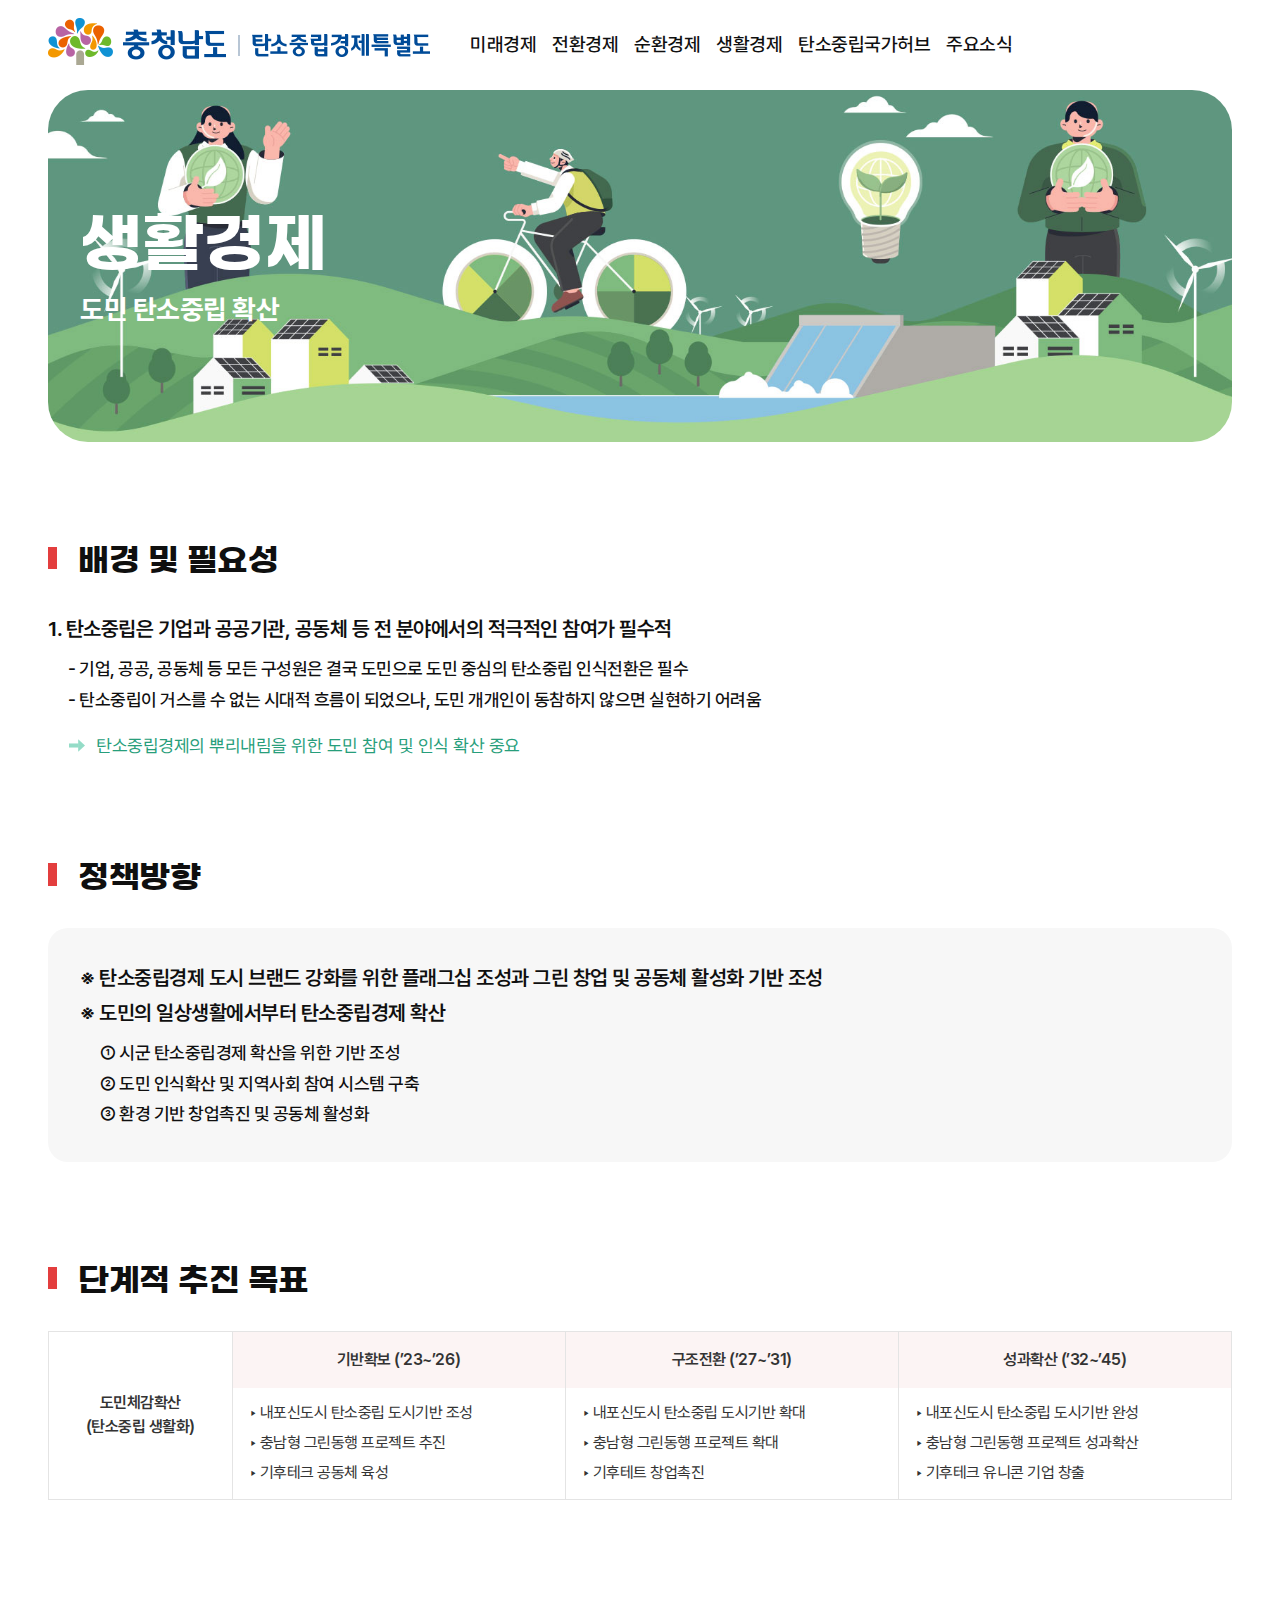
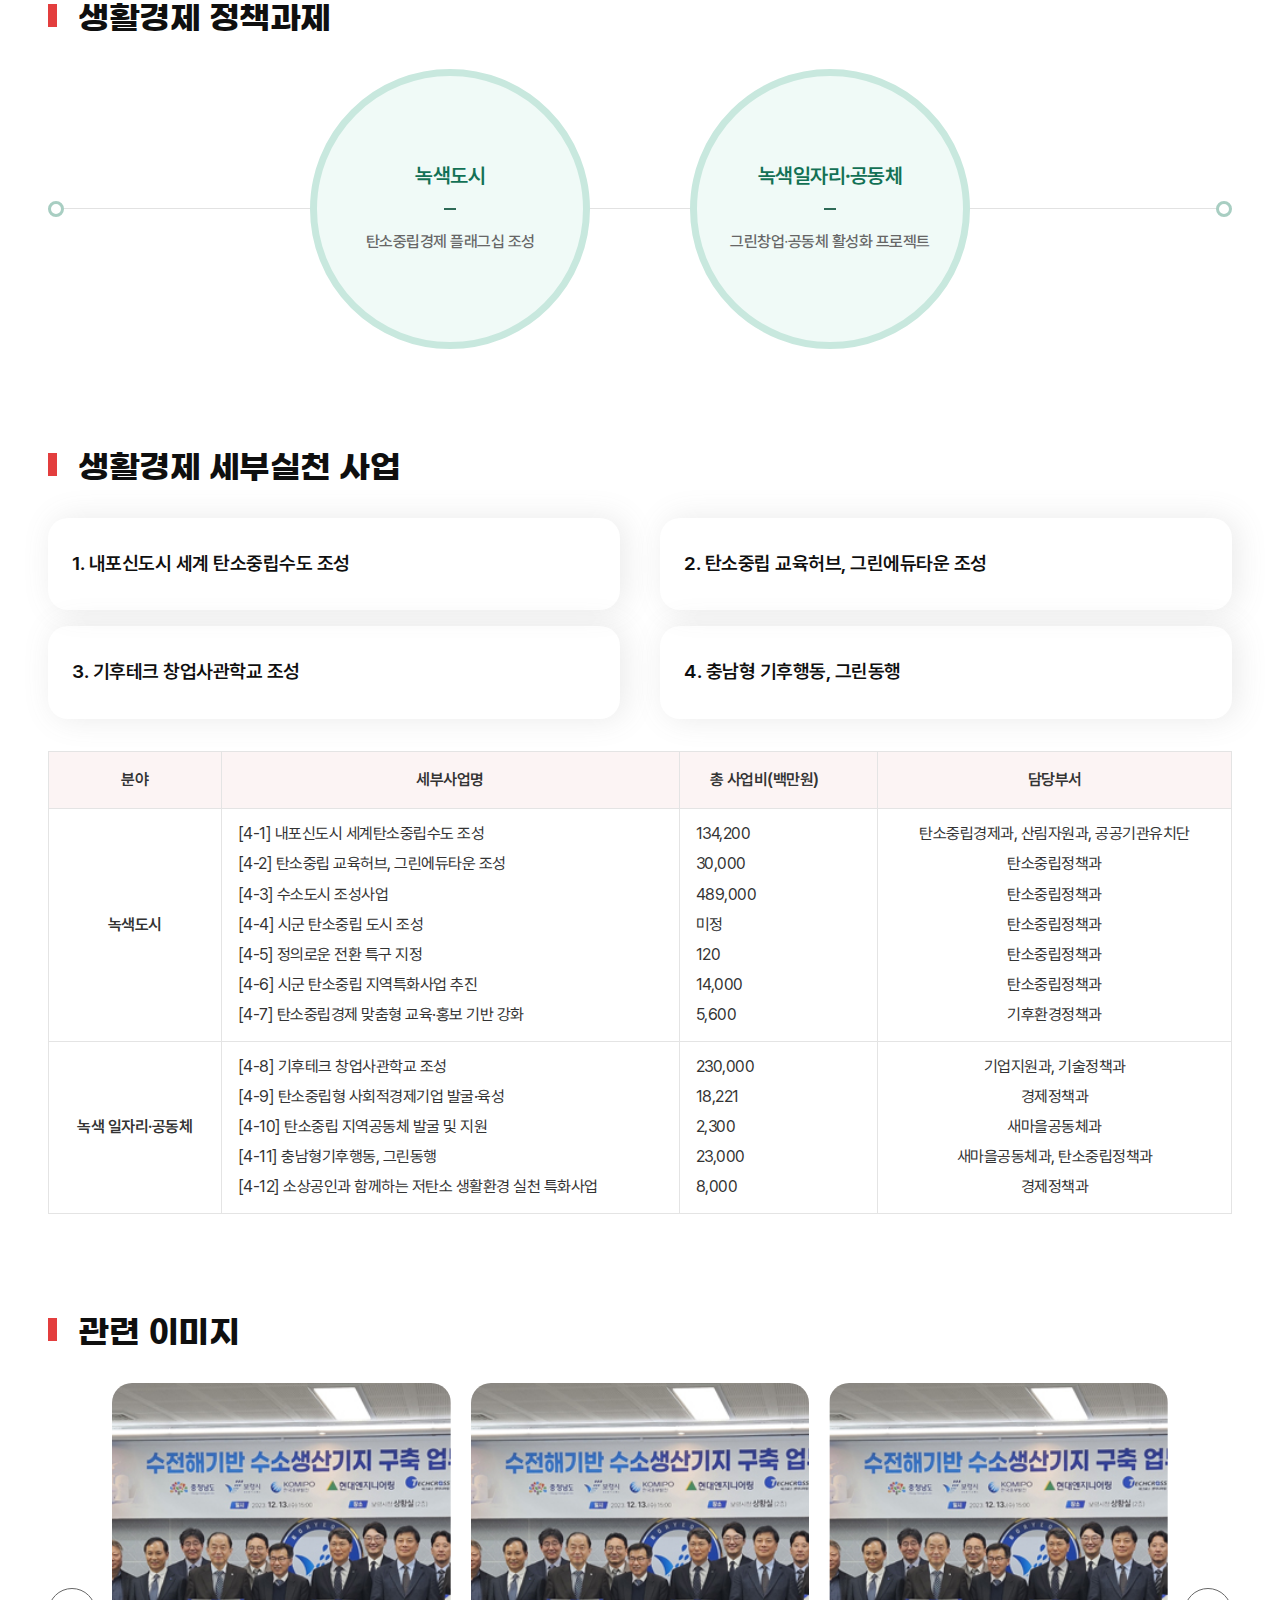
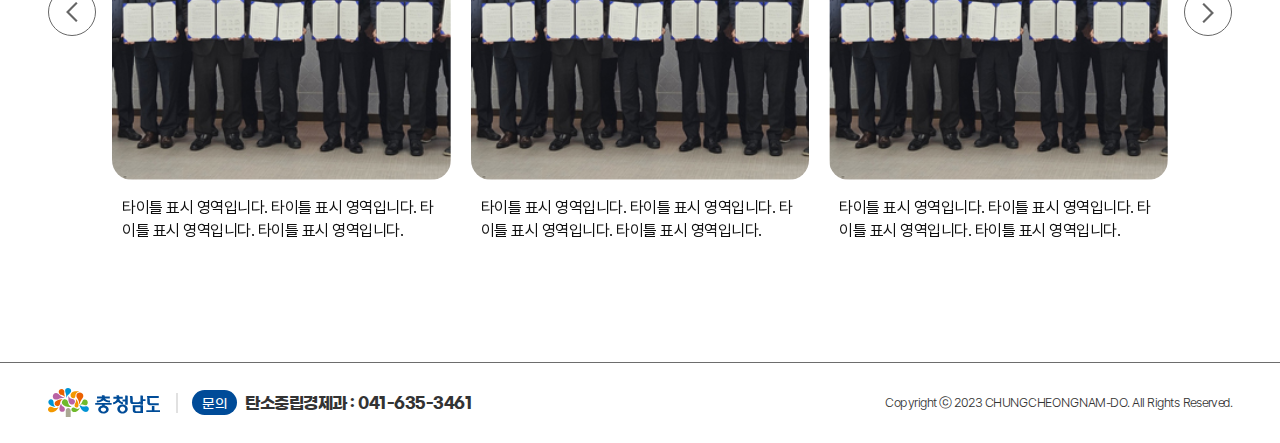
<file: sub/living.html>
<!DOCTYPE html>
<html lang="en">
<head>
  <meta charset="UTF-8">
  <meta name="viewport" content="width=device-width, initial-scale=1.0">
  <title>탄소중립경제 특별도</title>

  <!-- src > css, js 연결 -->
  <link rel="stylesheet" href="../src/plugin/swiper/swiper-bundle.min.css">
  <link rel="stylesheet" href="../src/css/fonts.css">
  <link rel="stylesheet" href="../src/css/common.css">
  <link rel="stylesheet" href="../src/css/normal.css">
  <link rel="stylesheet" href="../src/css/responsive.css">

  <script src="../src/js/jquery-3.7.0.min.js" defer></script>
  <script src="../src/plugin/prefixfree.min.js" defer></script>
  <script src="../src/plugin/matchheight/jquery.matchHeight.js" defer></script>
  <script src="../src/plugin/swiper/swiper-bundle.min.js" defer></script>
  <script src="../src/js/normal.js" type="module" defer></script>
</head>
<body>
  <!-- header { -->
  <div class="header">
    <div class="container">
      <div class="inner">
        <h1 class="hd-logo">
          <a href="/">
            <img src="../src/img/logo.png" alt="충남도청 탄소중립경제 특별도">
          </a>
        </h1>
        <nav class="gnb">
          <ul class="dp1">
            <li>
              <a href="./future.html">미래경제</a>
            </li>
            <li>
              <a href="./transitional.html">전환경제</a>
            </li>
            <li>
              <a href="./circular.html">순환경제</a>
            </li>
            <li>
              <a href="./living.html">생활경제</a>
            </li>
            <li>
              <a href="./countryHub.html">탄소중립국가허브</a>
            </li>
            <li>
              <a href="./newsList.html">주요소식</a>
              <ul class="round10 dp2">
                <li>
                  <a href="./newsList.html">새소식</a>
                </li>
                <li>
                  <a href="./galleryList.html">갤러리</a>
                </li>
              </ul>
            </li>
          </ul>
        </nav>
        <button type="button" class="btn header-ham">
          <span></span>
        </button>
      </div>
    </div>
  </div>
  <!-- } header -->

  <!-- contents { -->
  <div id="living" class="contents sub">
    <div class="sub-visual">
      <div class="container">
        <div class="round40 inner">
          <div class="wrapper">
            <div class="comp">
              <div class="comp-in">
                <h2 class="f_gmarket sub-page__title">생활경제</h2>
                <p class="sub-page__stitle">도민 탄소중립 확산</p>
              </div>
            </div>
          </div>
        </div>
      </div>
    </div>

    <div class="sub-contents">
      <div class="sb-section">
        <div class="container">
          <div class="wrapper">
            <div class="inner">
              <div class="sb-title__box">
                <h3 class="f_gmarket sb-title">배경 및 필요성</h3>
              </div>
              <div class="sb-ct__box">
                <div class="sb-ct__inner sb-text__box">
                  <div class="sb-text__wr">
                    <p class="sb-text1 mark">1. 탄소중립은 기업과 공공기관, 공동체 등 전 분야에서의 적극적인 참여가 필수적</p>
                  </div>
                  <div class="sb-text__wr indent1 mt1">
                    <p class="sb-text2 mark">- 기업, 공공, 공동체 등 모든 구성원은 결국 도민으로 도민 중심의 탄소중립 인식전환은 필수</p>
                    <p class="sb-text2 mark">- 탄소중립이 거스를 수 없는 시대적 흐름이 되었으나, 도민 개개인이 동참하지 않으면 실현하기 어려움</p>
                  </div>
                  <div class="sb-text__wr indent1 mt2">
                    <p class="sb-text3 mark">탄소중립경제의 뿌리내림을 위한 도민 참여 및 인식 확산 중요</p>
                  </div>
                </div>
              </div>
            </div>
          </div>
        </div>
      </div>

      <div class="sb-section">
        <div class="container">
          <div class="wrapper">
            <div class="inner">
              <div class="sb-title__box">
                <h3 class="f_gmarket sb-title">정책방향</h3>
              </div>
              <div class="sb-ct__box">
                <div class="sb-ct__inner sb-text__box round20 gray">
                  <div class="sb-text__wr">
                    <p class="sb-text1 mark">※ 탄소중립경제 도시 브랜드 강화를 위한 플래그십 조성과 그린 창업 및 공동체 활성화 기반 조성</p>
                    <p class="sb-text1 mark">※ 도민의 일상생활에서부터 탄소중립경제 확산</p>
                  </div>
                  <div class="sb-text__wr indent1 mt1">
                    <p class="sb-text2 mark">① 시군 탄소중립경제 확산을 위한 기반 조성</p>
                    <p class="sb-text2 mark">② 도민 인식확산 및 지역사회 참여 시스템 구축</p>
                    <p class="sb-text2 mark">③ 환경 기반 창업촉진 및 공동체 활성화</p>
                  </div>
                </div>
              </div>
            </div>
          </div>
        </div>
      </div>
      <div class="sb-section">
        <div class="container">
          <div class="wrapper">
            <div class="inner">
              <div class="sb-title__box">
                <h3 class="f_gmarket sb-title">단계적 추진 목표</h3>
              </div>
              <div class="sb-ct__box">
                <div class="sb-ct__inner table_wr">
                  <div class="table_box">
                    <p class="mobile_text">← 좌,우로 슬라이드 →</p>
                    <table>
                      <tbody>
                        <caption>생활경제 단계적 추진 목표의 기반확보, 구조전환, 성과확산 내용의 정보를 제공합니다.</caption>
                        <tr>
                          <td rowspan="2" class="rowTd">
                            <p class="center text">
                              도민체감확산<br/>
                              (탄소중립 생활화)
                            </p>
                          </td>
                          <th>기반확보 (’23~’26)</th>
                          <th>구조전환 (’27~’31)</th>
                          <th>성과확산 (’32~’45)</th>
                        </tr>
                        <tr>
                          <td class="pt pb">
                            <p class="left text">
                              ‣ 내포신도시 탄소중립 도시기반 조성<br/>
                              ‣ 충남형 그린동행 프로젝트 추진<br/>
                              ‣ 기후테크 공동체 육성
                            </p>
                          </td>
                          <td class="pt pb">
                            <p class="left text">
                              ‣ 내포신도시 탄소중립 도시기반 확대<br/>
                              ‣ 충남형 그린동행 프로젝트 확대<br/>
                              ‣ 기후테트 창업촉진
                            </p>
                          </td>
                          <td class="pt pb">
                            <p class="left text">
                              ‣ 내포신도시 탄소중립 도시기반 완성<br/>
                              ‣ 충남형 그린동행 프로젝트 성과확산<br/>
                              ‣ 기후테크 유니콘 기업 창출
                            </p>
                          </td>
                        </tr>
                      </tbody>
                    </table>
                  </div>
                </div>
              </div>
            </div>
          </div>
        </div>
      </div>
      <div class="sb-section">
        <div class="container">
          <div class="wrapper">
            <div class="inner">
              <div class="sb-title__box">
                <h3 class="f_gmarket sb-title">생활경제 정책과제</h3>
              </div>
              <div class="sb-ct__box">
                <div class="sb-ct__inner sb-circle__box child2">
                  <span class="line"></span>
                  <div class="round-per50 sb-circle">
                    <div class="comp">
                      <p class="t1">녹색도시</p>
                      <p class="t2">탄소중립경제 플래그십 조성</p>
                    </div>
                  </div>
                  <div class="round-per50 sb-circle">
                    <div class="comp">
                      <p class="t1">녹색일자리∙공동체</p>
                      <p class="t2">그린창업∙공동체 활성화 프로젝트</p>
                    </div>
                  </div>
                </div>
              </div>
            </div>
          </div>
        </div>
      </div>
      <div class="sb-section">
        <div class="container">
          <div class="wrapper">
            <div class="inner">
              <div class="sb-title__box">
                <h3 class="f_gmarket sb-title">생활경제 세부실천 사업</h3>
              </div>
              <div class="sb-ct__box">
                <div class="sb-ct__inner sb-text__box bsArea">
                  <div class="round20 bsArea__box">1. 내포신도시 세계 탄소중립수도 조성</div>
                  <div class="round20 bsArea__box">2. 탄소중립 교육허브, 그린에듀타운 조성</div>
                  <div class="round20 bsArea__box">3. 기후테크 창업사관학교 조성</div>
                  <div class="round20 bsArea__box">4. 충남형 기후행동, 그린동행</div>
                </div>
                <div class="sb-ct__inner table_wr">
                  <div class="table_box">
                    <p class="mobile_text">← 좌,우로 슬라이드 →</p>
                    <table>
                      <caption>생활경제 세부실천 사업의 분야, 세부사업명, 총사업비, 담당부서 내용의 정보를 제공합니다.</caption>
                      <thead>
                        <tr>
                          <th>분야</th>
                          <th>세부사업명</th>
                          <th class="left">총 사업비(백만원)</th>
                          <th>담당부서</th>
                        </tr>
                      </thead>
                      <tbody>
                        <tr>
                          <td rowspan="7">
                            <p class="center text pt17 bold">
                              녹색도시
                            </p>
                          </td>
                          <td class="pt">
                            <p class="left text">[4-1] 내포신도시 세계탄소중립수도 조성</p>
                          </td>
                          <td class="pt">
                            <p class="left text">134,200</p>
                          </td>
                          <td class="pt">
                            <p class="center text">탄소중립경제과, 산림자원과, 공공기관유치단</p>
                          </td>
                        </tr>
                        <tr>
                          <td>
                            <p class="left text">[4-2] 탄소중립 교육허브, 그린에듀타운 조성</p>
                          </td>
                          <td>
                            <p class="left text">30,000</p>
                          </td>
                          <td>
                            <p class="center text">탄소중립정책과</p>
                          </td>
                        </tr>
                        <tr>
                          <td>
                            <p class="left text">[4-3] 수소도시 조성사업</p>
                          </td>
                          <td>
                            <p class="left text">489,000</p>
                          </td>
                          <td>
                            <p class="center text">탄소중립정책과</p>
                          </td>
                        </tr>
                        <tr>
                          <td>
                            <p class="left text">[4-4] 시군 탄소중립 도시 조성</p>
                          </td>
                          <td>
                            <p class="left text">미정</p>
                          </td>
                          <td>
                            <p class="center text">탄소중립정책과</p>
                          </td>
                        </tr>
                        <tr>
                          <td>
                            <p class="left text">[4-5] 정의로운 전환 특구 지정</p>
                          </td>
                          <td>
                            <p class="left text">120</p>
                          </td>
                          <td>
                            <p class="center text">탄소중립정책과</p>
                          </td>
                        </tr>
                        <tr>
                          <td>
                            <p class="left text">[4-6] 시군 탄소중립 지역특화사업 추진</p>
                          </td>
                          <td>
                            <p class="left text">14,000</p>
                          </td>
                          <td>
                            <p class="center text">탄소중립정책과</p>
                          </td>
                        </tr>
                        <tr>
                          <td class="pb">
                            <p class="left text">[4-7] 탄소중립경제 맞춤형 교육·홍보 기반 강화</p>
                          </td>
                          <td class="pb">
                            <p class="left text">5,600</p>
                          </td>
                          <td class="pb">
                            <p class="center text">기후환경정책과</p>
                          </td>
                        </tr>
                      </tbody>
                      <tbody>
                        <tr>
                          <td rowspan="5">
                            <p class="center text pt17 bold">
                              녹색 일자리·공동체
                            </p>
                          </td>
                          <td class="pt">
                            <p class="left text">[4-8] 기후테크 창업사관학교 조성</p>
                          </td>
                          <td class="pt">
                            <p class="left text">230,000</p>
                          </td>
                          <td class="pt">
                            <p class="center text">기업지원과, 기술정책과</p>
                          </td>
                        </tr>
                        <tr>
                          <td>
                            <p class="left text">[4-9] 탄소중립형 사회적경제기업 발굴·육성</p>
                          </td>
                          <td>
                            <p class="left text">18,221</p>
                          </td>
                          <td>
                            <p class="center text">경제정책과</p>
                          </td>
                        </tr>
                        <tr>
                          <td>
                            <p class="left text">[4-10] 탄소중립 지역공동체 발굴 및 지원</p>
                          </td>
                          <td>
                            <p class="left text">2,300</p>
                          </td>
                          <td>
                            <p class="center text">새마을공동체과</p>
                          </td>
                        </tr>
                        <tr>
                          <td>
                            <p class="left text">[4-11] 충남형기후행동, 그린동행</p>
                          </td>
                          <td>
                            <p class="left text">23,000</p>
                          </td>
                          <td>
                            <p class="center text">새마을공동체과, 탄소중립정책과</p>
                          </td>
                        </tr>
                        <tr>
                          <td class="pb">
                            <p class="left text">[4-12] 소상공인과 함께하는 저탄소 생활환경 실천 특화사업</p>
                          </td>
                          <td class="pb">
                            <p class="left text">8,000</p>
                          </td>
                          <td class="pb">
                            <p class="center text">경제정책과</p>
                          </td>
                        </tr>
                      </tbody>
                    </table>
                  </div>
                </div>
              </div>
            </div>
          </div>
        </div>
      </div>
      <div class="sb-section">
        <div class="container">
          <div class="wrapper">
            <div class="inner">
              <div class="sb-title__box">
                <h3 class="f_gmarket sb-title">관련 이미지</h3>
              </div>
              <div class="sb-ct__box">
                <div class="sb-ct__inner rel_img_slide_wrap">
                  <div class="rel_img_slide_btn_box">
                    <div class="prev"></div>
                    <div class="next"></div>
                  </div>
                  <div class="rel_img_sl">
                    <div class="swiper-container">
                      <div class="swiper-wrapper">
                        <!-- item { -->
                        <a href="" class="swiper-slide rel_img_sl_item">
                          <div class="img_wr">
                            <img src="../src/img/rel-img-sl-item01.jpg" alt="관련 이미지 썸네일">
                          </div>
                          <div class="txt_wr">
                            <p class="title">타이틀 표시 영역입니다. 타이틀 표시 영역입니다. 타이틀 표시 영역입니다. 타이틀 표시 영역입니다.</p>
                          </div>
                        </a>
                        <!-- } item -->
                        <!-- item { -->
                        <a href="" class="swiper-slide rel_img_sl_item">
                          <div class="img_wr">
                            <img src="../src/img/rel-img-sl-item01.jpg" alt="관련 이미지 썸네일">
                          </div>
                          <div class="txt_wr">
                            <p class="title">타이틀 표시 영역입니다. 타이틀 표시 영역입니다. 타이틀 표시 영역입니다. 타이틀 표시 영역입니다.</p>
                          </div>
                        </a>
                        <!-- } item -->
                        <!-- item { -->
                        <a href="" class="swiper-slide rel_img_sl_item">
                          <div class="img_wr">
                            <img src="../src/img/rel-img-sl-item01.jpg" alt="관련 이미지 썸네일">
                          </div>
                          <div class="txt_wr">
                            <p class="title">타이틀 표시 영역입니다. 타이틀 표시 영역입니다. 타이틀 표시 영역입니다. 타이틀 표시 영역입니다.</p>
                          </div>
                        </a>
                        <!-- } item -->
                        <!-- item { -->
                        <a href="" class="swiper-slide rel_img_sl_item">
                          <div class="img_wr">
                            <img src="../src/img/rel-img-sl-item01.jpg" alt="관련 이미지 썸네일">
                          </div>
                          <div class="txt_wr">
                            <p class="title">타이틀 표시 영역입니다. 타이틀 표시 영역입니다. 타이틀 표시 영역입니다. 타이틀 표시 영역입니다.</p>
                          </div>
                        </a>
                        <!-- } item -->
                        <!-- item { -->
                        <a href="" class="swiper-slide rel_img_sl_item">
                          <div class="img_wr">
                            <img src="../src/img/rel-img-sl-item01.jpg" alt="관련 이미지 썸네일">
                          </div>
                          <div class="txt_wr">
                            <p class="title">타이틀 표시 영역입니다. 타이틀 표시 영역입니다. 타이틀 표시 영역입니다. 타이틀 표시 영역입니다.</p>
                          </div>
                        </a>
                        <!-- } item -->
                      </div>
                    </div>
                  </div>
                </div>
              </div>
            </div>
          </div>
        </div>
      </div>
    </div>
  </div>
  <!-- } contents -->

  <!-- footer { -->
  <div class="footer">
    <div class="container">
      <div class="wrapper">
        <div class="inner">
          <div class="ft-info">
            <a href="http://www.chungnam.go.kr/main.do" target="_blank" class="cn-logo">
              <img src="../src/img/chungnam-logo.svg" alt="충청남도청 홈페이지 바로가기">
            </a>
            <p class="contact">
              <span class="f_gmarket round t1">문의</span>
              <b class="f_gmarket t2">탄소중립경제과 : </b>
              <span class="f_gmarket t3">041-635-3461</span>
            </p>
          </div>
          <p class="copyright">Copyright ⓒ 2023 CHUNGCHEONGNAM-DO. All Rights Reserved.</p>
        </div>
      </div>
    </div>
  </div>
  <!-- } footer -->
</body>
</html>
</file>
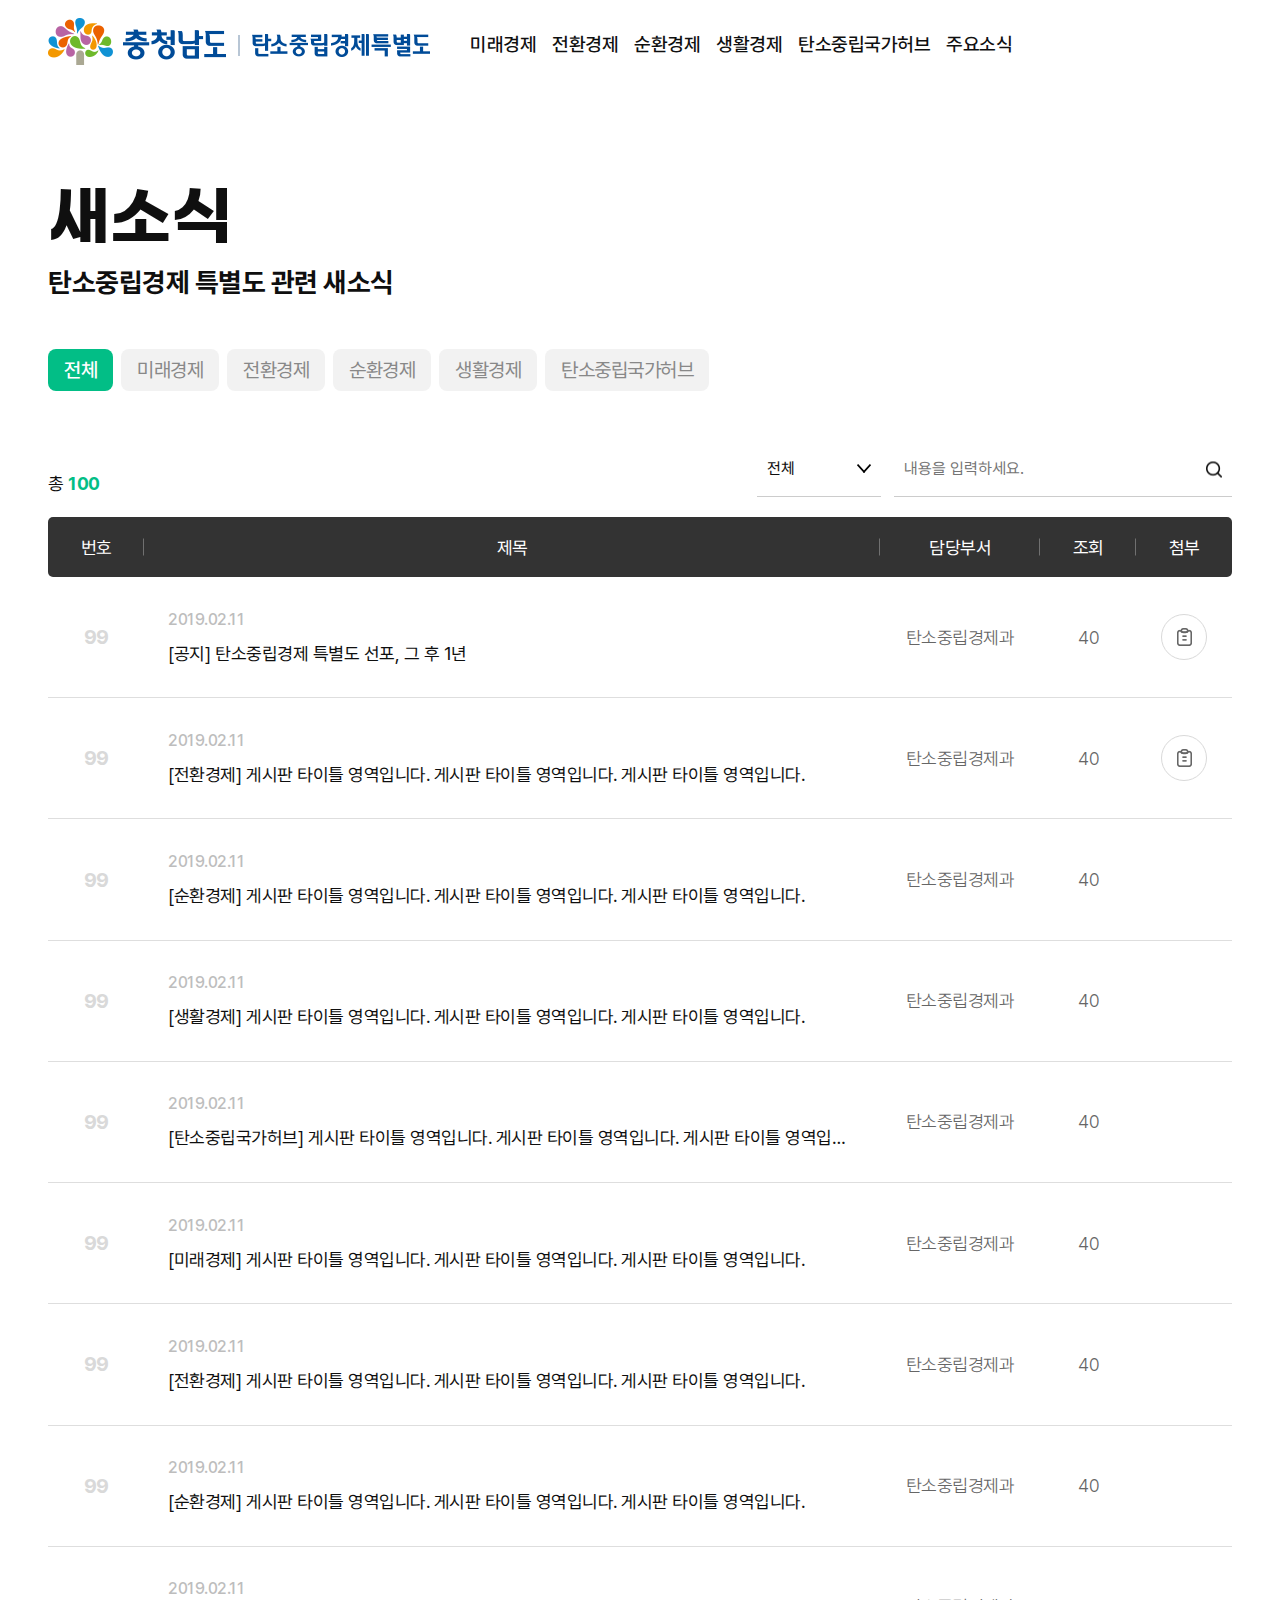
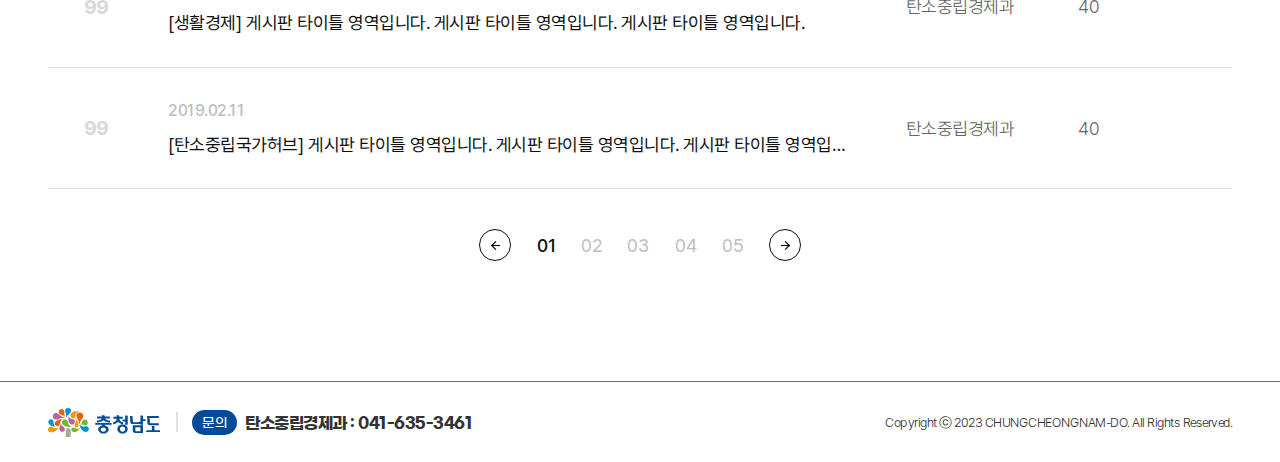
<file: sub/newsList.html>
<!DOCTYPE html>
<html lang="en">
<head>
  <meta charset="UTF-8">
  <meta name="viewport" content="width=device-width, initial-scale=1.0">
  <title>탄소중립경제 특별도</title>

  <!-- src > css, js 연결 -->
  <link rel="stylesheet" href="../src/plugin/swiper/swiper-bundle.min.css">
  <link rel="stylesheet" href="../src/css/fonts.css">
  <link rel="stylesheet" href="../src/css/common.css">
  <link rel="stylesheet" href="../src/css/normal.css">
  <link rel="stylesheet" href="../src/css/responsive.css">

  <script src="../src/js/jquery-3.7.0.min.js" defer></script>
  <script src="../src/plugin/prefixfree.min.js" defer></script>
  <script src="../src/plugin/matchheight/jquery.matchHeight.js" defer></script>
  <script src="../src/plugin/swiper/swiper-bundle.min.js" defer></script>
  <script src="../src/js/normal.js" type="module" defer></script>
</head>
<body>
  <!-- header { -->
  <div class="header">
    <div class="container">
      <div class="inner">
        <h1 class="hd-logo">
          <a href="/">
            <img src="../src/img/logo.png" alt="충남도청 탄소중립경제 특별도">
          </a>
        </h1>
        <nav class="gnb">
          <ul class="dp1">
            <li>
              <a href="./future.html">미래경제</a>
            </li>
            <li>
              <a href="./transitional.html">전환경제</a>
            </li>
            <li>
              <a href="./circular.html">순환경제</a>
            </li>
            <li>
              <a href="./living.html">생활경제</a>
            </li>
            <li>
              <a href="./countryHub.html">탄소중립국가허브</a>
            </li>
            <li>
              <a href="./newsList.html">주요소식</a>
              <ul class="round10 dp2">
                <li>
                  <a href="./newsList.html">새소식</a>
                </li>
                <li>
                  <a href="./galleryList.html">갤러리</a>
                </li>
              </ul>
            </li>
          </ul>
        </nav>
        <button type="button" class="btn header-ham">
          <span></span>
        </button>
      </div>
    </div>
  </div>
  <!-- } header -->

  <!-- contents { -->
  <div id="newsList" class="contents sub">
    <div class="sub-visual">
      <div class="container">
        <div class="round40 inner">
          <div class="wrapper">
            <div class="comp">
              <div class="comp-in">
                <h2 class="f_gmarket sub-page__title">새소식</h2>
                <p class="sub-page__stitle">탄소중립경제 특별도 관련 새소식</p>
              </div>
            </div>
          </div>
        </div>
      </div>
    </div>

    <div class="sub-contents">
      <div class="sb-section">
        <div class="container">
          <div class="wrapper">
            <div class="inner">
              
              <!-- 텍스트 게시판 { -->
              <div class="board">
                <div class="board-category">
                  <ul class="board-category__ul">
                    <li class="active">
                      <a href="" class="btn">전체</a>
                    </li>
                    <li>
                      <a href="" class="btn">미래경제</a>
                    </li>
                    <li>
                      <a href="" class="btn">전환경제</a>
                    </li>
                    <li>
                      <a href="" class="btn">순환경제</a>
                    </li>
                    <li>
                      <a href="" class="btn">생활경제</a>
                    </li>
                    <li>
                      <a href="" class="btn">탄소중립국가허브</a>
                    </li>
                  </ul>
                </div>
                <div class="board_top">
                  <div class="board_cnt_wrap">
                    <p class="board_cnt">총 <span>100</span></p>
                  </div>
                  <div class="board_srch_wrap">
                    <form action="">
                      <div class="board_srch_bar">
                        <select name="" id="">
                          <option value="">전체</option>
                          <option value="">제목</option>
                          <option value="">담당부서</option>
                        </select>
                        <div class="board_srch_input_wrap">
                          <input type="text" placeholder="내용을 입력하세요.">
                          <button type="submit"><img src="../src/img/icon-srch.png" alt="검색하기"></button>
                        </div>
                      </div>
                    </form>
                  </div>
                </div>

                <div class="board_contents">
                  <div class="list">
                    <!-- List Head { -->
                    <div class="list_head">
                      <div class="th td_num">번호</div>
                      <div class="th td_subj">제목</div>
                      <div class="th td_depart">담당부서</div>
                      <div class="th td_hits">조회</div>
                      <div class="th td_file">첨부</div>
                    </div>
                    <!-- } List Head -->
                    <!-- List Body { -->
                    <div class="list_body">
                      <!-- loop { -->
                      <a href="./newsView.html" class="list_body_item">
                        <div class="td td_num">99</div>
                        <div class="td td_subj">
                          <p class="td_date">2019.02.11</p>
                          <p class="td_title text_row1"><span class="dp-cate">[공지]</span>탄소중립경제 특별도 선포, 그 후 1년</p>
                        </div>
                        <div class="td td_depart">탄소중립경제과</div>
                        <div class="td td_hits">40</div>
                        <div class="td td_file">
                          <!-- 첨부 파일이 있을 떄 { -->
                          <div class="icon td_file_icon">
                            <img src="../src/img/icon-file.png" alt="첨부파일 있음">
                          </div>
                          <!-- } 첨부 파일이 있을 떄 -->
                          <div class="icon td_baro_icon">
                            <img src="../src/img/icon-baro.png" alt="바로가기">
                          </div>
                        </div>
                      </a>
                      <!-- } loop -->
                      <a href="./newsView.html" class="list_body_item">
                        <div class="td td_num">99</div>
                        <div class="td td_subj">
                          <p class="td_date">2019.02.11</p>
                          <p class="td_title text_row1"><span class="dp-cate">[전환경제]</span>게시판 타이틀 영역입니다. 게시판 타이틀 영역입니다. 게시판 타이틀 영역입니다.</p>
                        </div>
                        <div class="td td_depart">탄소중립경제과</div>
                        <div class="td td_hits">40</div>
                        <div class="td td_file">
                          <!-- 첨부 파일이 있을 떄 { -->
                          <div class="icon td_file_icon">
                            <img src="../src/img/icon-file.png" alt="첨부파일 있음">
                          </div>
                          <!-- } 첨부 파일이 있을 떄 -->
                          <div class="icon td_baro_icon">
                            <img src="../src/img/icon-baro.png" alt="바로가기">
                          </div>
                        </div>
                      </a>
                      <a href="./newsView.html" class="list_body_item">
                        <div class="td td_num">99</div>
                        <div class="td td_subj">
                          <p class="td_date">2019.02.11</p>
                          <p class="td_title text_row1"><span class="dp-cate">[순환경제]</span>게시판 타이틀 영역입니다. 게시판 타이틀 영역입니다. 게시판 타이틀 영역입니다.</p>
                        </div>
                        <div class="td td_depart">탄소중립경제과</div>
                        <div class="td td_hits">40</div>
                        <div class="td td_file">
                          <div class="icon td_baro_icon">
                            <img src="../src/img/icon-baro.png" alt="바로가기">
                          </div>
                        </div>
                      </a>
                      <a href="./newsView.html" class="list_body_item">
                        <div class="td td_num">99</div>
                        <div class="td td_subj">
                          <p class="td_date">2019.02.11</p>
                          <p class="td_title text_row1"><span class="dp-cate">[생활경제]</span>게시판 타이틀 영역입니다. 게시판 타이틀 영역입니다. 게시판 타이틀 영역입니다.</p>
                        </div>
                        <div class="td td_depart">탄소중립경제과</div>
                        <div class="td td_hits">40</div>
                        <div class="td td_file">
                          <div class="icon td_baro_icon">
                            <img src="../src/img/icon-baro.png" alt="바로가기">
                          </div>
                        </div>
                      </a>
                      <a href="./newsView.html" class="list_body_item">
                        <div class="td td_num">99</div>
                        <div class="td td_subj">
                          <p class="td_date">2019.02.11</p>
                          <p class="td_title text_row1"><span class="dp-cate">[탄소중립국가허브]</span>게시판 타이틀 영역입니다. 게시판 타이틀 영역입니다. 게시판 타이틀 영역입니다.</p>
                        </div>
                        <div class="td td_depart">탄소중립경제과</div>
                        <div class="td td_hits">40</div>
                        <div class="td td_file">
                          <div class="icon td_baro_icon">
                            <img src="../src/img/icon-baro.png" alt="바로가기">
                          </div>
                        </div>
                      </a>
                      <a href="./newsView.html" class="list_body_item">
                        <div class="td td_num">99</div>
                        <div class="td td_subj">
                          <p class="td_date">2019.02.11</p>
                          <p class="td_title text_row1"><span class="dp-cate">[미래경제]</span>게시판 타이틀 영역입니다. 게시판 타이틀 영역입니다. 게시판 타이틀 영역입니다.</p>
                        </div>
                        <div class="td td_depart">탄소중립경제과</div>
                        <div class="td td_hits">40</div>
                        <div class="td td_file">
                          <div class="icon td_baro_icon">
                            <img src="../src/img/icon-baro.png" alt="바로가기">
                          </div>
                        </div>
                      </a>
                      <a href="./newsView.html" class="list_body_item">
                        <div class="td td_num">99</div>
                        <div class="td td_subj">
                          <p class="td_date">2019.02.11</p>
                          <p class="td_title text_row1"><span class="dp-cate">[전환경제]</span>게시판 타이틀 영역입니다. 게시판 타이틀 영역입니다. 게시판 타이틀 영역입니다.</p>
                        </div>
                        <div class="td td_depart">탄소중립경제과</div>
                        <div class="td td_hits">40</div>
                        <div class="td td_file">
                          <div class="icon td_baro_icon">
                            <img src="../src/img/icon-baro.png" alt="바로가기">
                          </div>
                        </div>
                      </a>
                      <a href="./newsView.html" class="list_body_item">
                        <div class="td td_num">99</div>
                        <div class="td td_subj">
                          <p class="td_date">2019.02.11</p>
                          <p class="td_title text_row1"><span class="dp-cate">[순환경제]</span>게시판 타이틀 영역입니다. 게시판 타이틀 영역입니다. 게시판 타이틀 영역입니다.</p>
                        </div>
                        <div class="td td_depart">탄소중립경제과</div>
                        <div class="td td_hits">40</div>
                        <div class="td td_file">
                          <div class="icon td_baro_icon">
                            <img src="../src/img/icon-baro.png" alt="바로가기">
                          </div>
                        </div>
                      </a>
                      <a href="./newsView.html" class="list_body_item">
                        <div class="td td_num">99</div>
                        <div class="td td_subj">
                          <p class="td_date">2019.02.11</p>
                          <p class="td_title text_row1"><span class="dp-cate">[생활경제]</span>게시판 타이틀 영역입니다. 게시판 타이틀 영역입니다. 게시판 타이틀 영역입니다.</p>
                        </div>
                        <div class="td td_depart">탄소중립경제과</div>
                        <div class="td td_hits">40</div>
                        <div class="td td_file">
                          <div class="icon td_baro_icon">
                            <img src="../src/img/icon-baro.png" alt="바로가기">
                          </div>
                        </div>
                      </a>
                      <a href="./newsView.html" class="list_body_item">
                        <div class="td td_num">99</div>
                        <div class="td td_subj">
                          <p class="td_date">2019.02.11</p>
                          <p class="td_title text_row1"><span class="dp-cate">[탄소중립국가허브]</span>게시판 타이틀 영역입니다. 게시판 타이틀 영역입니다. 게시판 타이틀 영역입니다.</p>
                        </div>
                        <div class="td td_depart">탄소중립경제과</div>
                        <div class="td td_hits">40</div>
                        <div class="td td_file">
                          <div class="icon td_baro_icon">
                            <img src="../src/img/icon-baro.png" alt="바로가기">
                          </div>
                        </div>
                      </a>
                    </div>
                    <!-- } List Body  -->
                  </div>
                  <div class="pagination">
                    <ul class="pagi_ul">
                      <li><a href="" class="pg_prev"><img src="../src/img/pg-prev.png" alt="이전 페이지"></a></li>
                      <li><a href="" class="pg_btn active">01</a></li>
                      <li><a href="" class="pg_btn">02</a></li>
                      <li><a href="" class="pg_btn">03</a></li>
                      <li><a href="" class="pg_btn">04</a></li>
                      <li><a href="" class="pg_btn">05</a></li>
                      <li><a href="" class="pg_next"><img src="../src/img/pg-next.png" alt="다음 페이지"></a></li>
                    </ul>
                  </div>
                </div>
              </div>
              <!-- } 텍스트 게시판 -->
              
            </div>
          </div>
        </div>
      </div>
    </div>
  </div>
  <!-- } contents -->

  <!-- footer { -->
  <div class="footer">
    <div class="container">
      <div class="wrapper">
        <div class="inner">
          <div class="ft-info">
            <a href="http://www.chungnam.go.kr/main.do" target="_blank" class="cn-logo">
              <img src="../src/img/chungnam-logo.svg" alt="충청남도청 홈페이지 바로가기">
            </a>
            <p class="contact">
              <span class="f_gmarket round t1">문의</span>
              <b class="f_gmarket t2">탄소중립경제과 : </b>
              <span class="f_gmarket t3">041-635-3461</span>
            </p>
          </div>
          <p class="copyright">Copyright ⓒ 2023 CHUNGCHEONGNAM-DO. All Rights Reserved.</p>
        </div>
      </div>
    </div>
  </div>
  <!-- } footer -->
</body>
</html>
</file>
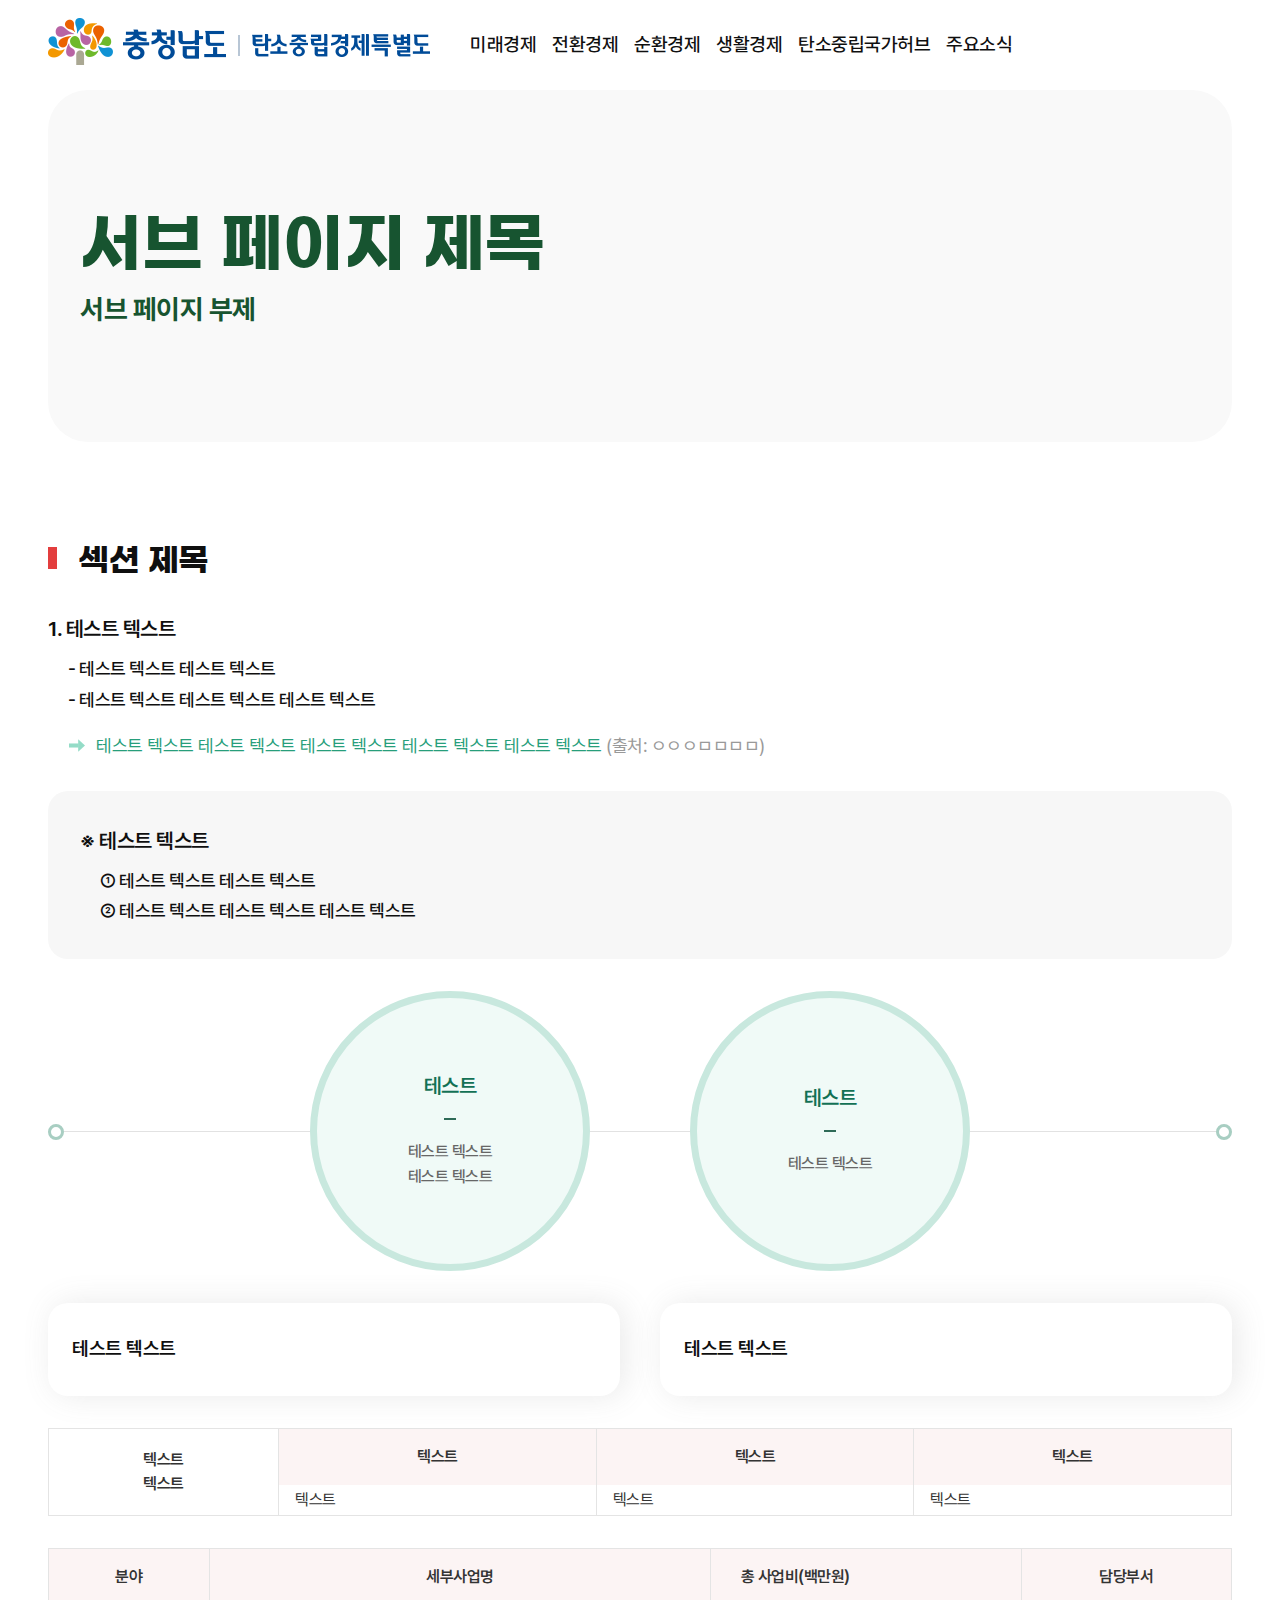
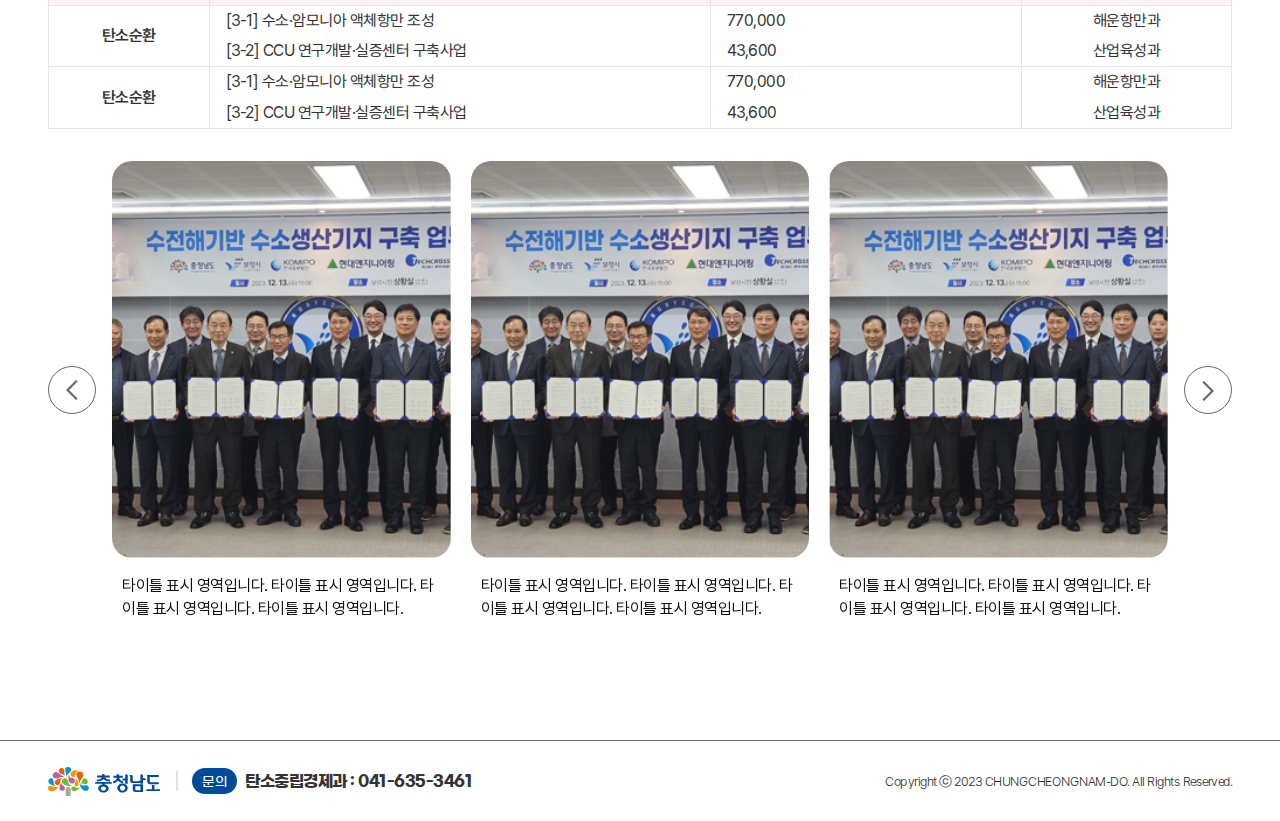
<file: sub/sub.html>
<!DOCTYPE html>
<html lang="en">
<head>
  <meta charset="UTF-8">
  <meta name="viewport" content="width=device-width, initial-scale=1.0">
  <title>탄소중립경제 특별도</title>

  <!-- src > css, js 연결 -->
  <link rel="stylesheet" href="../src/plugin/swiper/swiper-bundle.min.css">
  <link rel="stylesheet" href="../src/css/fonts.css">
  <link rel="stylesheet" href="../src/css/common.css">
  <link rel="stylesheet" href="../src/css/normal.css">
  <link rel="stylesheet" href="../src/css/responsive.css">

  <script src="../src/js/jquery-3.7.0.min.js" defer></script>
  <script src="../src/plugin/prefixfree.min.js" defer></script>
  <script src="../src/plugin/matchheight/jquery.matchHeight.js" defer></script>
  <script src="../src/plugin/swiper/swiper-bundle.min.js" defer></script>
  <script src="../src/js/normal.js" type="module" defer></script>
</head>
<body>
  <!-- header { -->
  <div class="header">
    <div class="container">
      <div class="inner">
        <h1 class="hd-logo">
          <a href="/">
            <img src="../src/img/logo.png" alt="충남도청 탄소중립경제 특별도">
          </a>
        </h1>
        <nav class="gnb">
          <ul class="dp1">
            <li>
              <a href="./future.html">미래경제</a>
            </li>
            <li>
              <a href="./transitional.html">전환경제</a>
            </li>
            <li>
              <a href="./circular.html">순환경제</a>
            </li>
            <li>
              <a href="./living.html">생활경제</a>
            </li>
            <li>
              <a href="./countryHub.html">탄소중립국가허브</a>
            </li>
            <li>
              <a href="./newsList.html">주요소식</a>
              <ul class="round10 dp2">
                <li>
                  <a href="./newsList.html">새소식</a>
                </li>
                <li>
                  <a href="./galleryList.html">갤러리</a>
                </li>
              </ul>
            </li>
          </ul>
        </nav>
      </div>
    </div>
  </div>
  <!-- } header -->

  <!-- contents { -->
  <div id="subSample" class="contents sub">
    <div class="sub-visual">
      <div class="container">
        <div class="round40 inner">
          <div class="wrapper">
            <div class="comp">
              <div class="comp-in">
                <h2 class="f_gmarket sub-page__title">서브 페이지 제목</h2>
                <p class="sub-page__stitle">서브 페이지 부제</p>
              </div>
            </div>
          </div>
        </div>
      </div>
    </div>

    <div class="sub-contents">
      <div class="sb-section">
        <div class="container">
          <div class="wrapper">
            <div class="inner">
              <div class="sb-title__box">
                <h3 class="f_gmarket sb-title">섹션 제목</h3>
              </div>
              <div class="sb-ct__box">

                <div class="sb-ct__inner sb-text__box">
                  <div class="sb-text__wr">
                    <p class="sb-text1 mark">1. 테스트 텍스트</p>
                  </div>
                  <div class="sb-text__wr indent1 mt1">
                    <p class="sb-text2 mark">- 테스트 텍스트 테스트 텍스트</p>
                    <p class="sb-text2 mark">- 테스트 텍스트 테스트 텍스트 테스트 텍스트</p>
                  </div>
                  <div class="sb-text__wr indent1 mt2">
                    <p class="sb-text3 mark">테스트 텍스트 테스트 텍스트 테스트 텍스트 테스트 텍스트 테스트 텍스트<span class="color_gray"> (출처: ㅇㅇㅇㅁㅁㅁㅁ)</span></p>
                  </div>
                </div>

                <div class="sb-ct__inner sb-text__box round20 gray">
                  <div class="sb-text__wr">
                    <p class="sb-text1 mark">※ 테스트 텍스트</p>
                  </div>
                  <div class="sb-text__wr indent1 mt1">
                    <p class="sb-text2 mark">① 테스트 텍스트 테스트 텍스트</p>
                    <p class="sb-text2 mark">② 테스트 텍스트 테스트 텍스트 테스트 텍스트</p>
                  </div>
                </div>

                <div class="sb-ct__inner sb-circle__box child2">
                  <span class="line"></span>
                  <div class="round-per50 sb-circle">
                    <div class="comp">
                      <p class="t1">테스트</p>
                      <p class="t2">테스트 텍스트<br/>테스트 텍스트</p>
                    </div>
                  </div>
                  <div class="round-per50 sb-circle">
                    <div class="comp">
                      <p class="t1">테스트</p>
                      <p class="t2">테스트 텍스트</p>
                    </div>
                  </div>
                </div>

                <div class="sb-ct__inner sb-text__box bsArea">
                  <div class="round20 bsArea__box">테스트 텍스트</div>
                  <div class="round20 bsArea__box">테스트 텍스트</div>
                </div>

                <div class="sb-ct__inner table_wr">
                  <div class="table_box">
                    <p class="mobile_text">← 좌,우로 슬라이드 →</p>
                    <table>
                      <tbody>
                        <tr>
                          <td rowspan="2" class="rowTd">
                            <p class="center text">
                              텍스트<br/>텍스트
                            </p>
                          </td>
                          <th>텍스트</th>
                          <th>텍스트</th>
                          <th>텍스트</th>
                        </tr>
                        <tr>
                          <td>
                            <p class="left text">텍스트</p>
                          </td>
                          <td>
                            <p class="left text">텍스트</p>
                          </td>
                          <td>
                            <p class="left text">텍스트</p>
                          </td>
                        </tr>
                      </tbody>
                    </table>
                  </div>
                </div>

                <div class="sb-ct__inner table_wr">
                  <div class="table_box">
                    <p class="mobile_text">← 좌,우로 슬라이드 →</p>
                    <table>
                      <thead>
                        <tr>
                          <th>분야</th>
                          <th>세부사업명</th>
                          <th class="left">총 사업비(백만원)</th>
                          <th>담당부서</th>
                        </tr>
                      </thead>
                      <tbody>
                        <tr>
                          <td rowspan="3">
                            <p class="center text pt17 bold">
                              탄소순환
                            </p>
                          </td>
                          <td>
                            <p class="left text">
                              [3-1] 수소·암모니아 액체항만 조성
                            </p>
                          </td>
                          <td>
                            <p class="left text">
                              770,000
                            </p>
                          </td>
                          <td>
                            <p class="center text">
                              해운항만과
                            </p>
                          </td>
                        </tr>
                        <tr>
                          <td>
                            <p class="left text">
                              [3-2] CCU 연구개발·실증센터 구축사업
                            </p>
                          </td>
                          <td>
                            <p class="left text">
                              43,600
                            </p>
                          </td>
                          <td>
                            <p class="center text">
                              산업육성과
                            </p>
                          </td>
                        </tr>
                      </tbody>
                      <tbody>
                        <tr>
                          <td rowspan="3">
                            <p class="center text pt17 bold">
                              탄소순환
                            </p>
                          </td>
                          <td>
                            <p class="left text">
                              [3-1] 수소·암모니아 액체항만 조성
                            </p>
                          </td>
                          <td>
                            <p class="left text">
                              770,000
                            </p>
                          </td>
                          <td>
                            <p class="center text">
                              해운항만과
                            </p>
                          </td>
                        </tr>
                        <tr>
                          <td>
                            <p class="left text">
                              [3-2] CCU 연구개발·실증센터 구축사업
                            </p>
                          </td>
                          <td>
                            <p class="left text">
                              43,600
                            </p>
                          </td>
                          <td>
                            <p class="center text">
                              산업육성과
                            </p>
                          </td>
                        </tr>
                      </tbody>
                    </table>
                  </div>
                </div>

                <div class="sb-ct__inner rel_img_slide_wrap">
                  <div class="rel_img_slide_btn_box">
                    <div class="prev"></div>
                    <div class="next"></div>
                  </div>
                  <div class="rel_img_sl">
                    <div class="swiper-container">
                      <div class="swiper-wrapper">
                        <!-- item { -->
                        <a href="" class="swiper-slide rel_img_sl_item">
                          <div class="img_wr">
                            <img src="../src/img/rel-img-sl-item01.jpg" alt="관련 이미지 썸네일">
                          </div>
                          <div class="txt_wr">
                            <p class="title">타이틀 표시 영역입니다. 타이틀 표시 영역입니다. 타이틀 표시 영역입니다. 타이틀 표시 영역입니다.</p>
                          </div>
                        </a>
                        <!-- } item -->
                        <!-- item { -->
                        <a href="" class="swiper-slide rel_img_sl_item">
                          <div class="img_wr">
                            <img src="../src/img/rel-img-sl-item01.jpg" alt="관련 이미지 썸네일">
                          </div>
                          <div class="txt_wr">
                            <p class="title">타이틀 표시 영역입니다. 타이틀 표시 영역입니다. 타이틀 표시 영역입니다. 타이틀 표시 영역입니다.</p>
                          </div>
                        </a>
                        <!-- } item -->
                        <!-- item { -->
                        <a href="" class="swiper-slide rel_img_sl_item">
                          <div class="img_wr">
                            <img src="../src/img/rel-img-sl-item01.jpg" alt="관련 이미지 썸네일">
                          </div>
                          <div class="txt_wr">
                            <p class="title">타이틀 표시 영역입니다. 타이틀 표시 영역입니다. 타이틀 표시 영역입니다. 타이틀 표시 영역입니다.</p>
                          </div>
                        </a>
                        <!-- } item -->
                        <!-- item { -->
                        <a href="" class="swiper-slide rel_img_sl_item">
                          <div class="img_wr">
                            <img src="../src/img/rel-img-sl-item01.jpg" alt="관련 이미지 썸네일">
                          </div>
                          <div class="txt_wr">
                            <p class="title">타이틀 표시 영역입니다. 타이틀 표시 영역입니다. 타이틀 표시 영역입니다. 타이틀 표시 영역입니다.</p>
                          </div>
                        </a>
                        <!-- } item -->
                        <!-- item { -->
                        <a href="" class="swiper-slide rel_img_sl_item">
                          <div class="img_wr">
                            <img src="../src/img/rel-img-sl-item01.jpg" alt="관련 이미지 썸네일">
                          </div>
                          <div class="txt_wr">
                            <p class="title">타이틀 표시 영역입니다. 타이틀 표시 영역입니다. 타이틀 표시 영역입니다. 타이틀 표시 영역입니다.</p>
                          </div>
                        </a>
                        <!-- } item -->
                      </div>
                    </div>
                  </div>
                </div>

              </div>
            </div>
          </div>
        </div>
      </div>
    </div>
  </div>
  <!-- } contents -->

  <!-- footer { -->
  <div class="footer">
    <div class="container">
      <div class="wrapper">
        <div class="inner">
          <div class="ft-info">
            <a href="http://www.chungnam.go.kr/main.do" target="_blank" class="cn-logo">
              <img src="../src/img/chungnam-logo.svg" alt="충청남도청 홈페이지 바로가기">
            </a>
            <p class="contact">
              <span class="f_gmarket round t1">문의</span>
              <b class="f_gmarket t2">탄소중립경제과 : </b>
              <span class="f_gmarket t3">041-635-3461</span>
            </p>
          </div>
          <p class="copyright">Copyright ⓒ 2023 CHUNGCHEONGNAM-DO. All Rights Reserved.</p>
        </div>
      </div>
    </div>
  </div>
  <!-- } footer -->
</body>
</html>
</file>
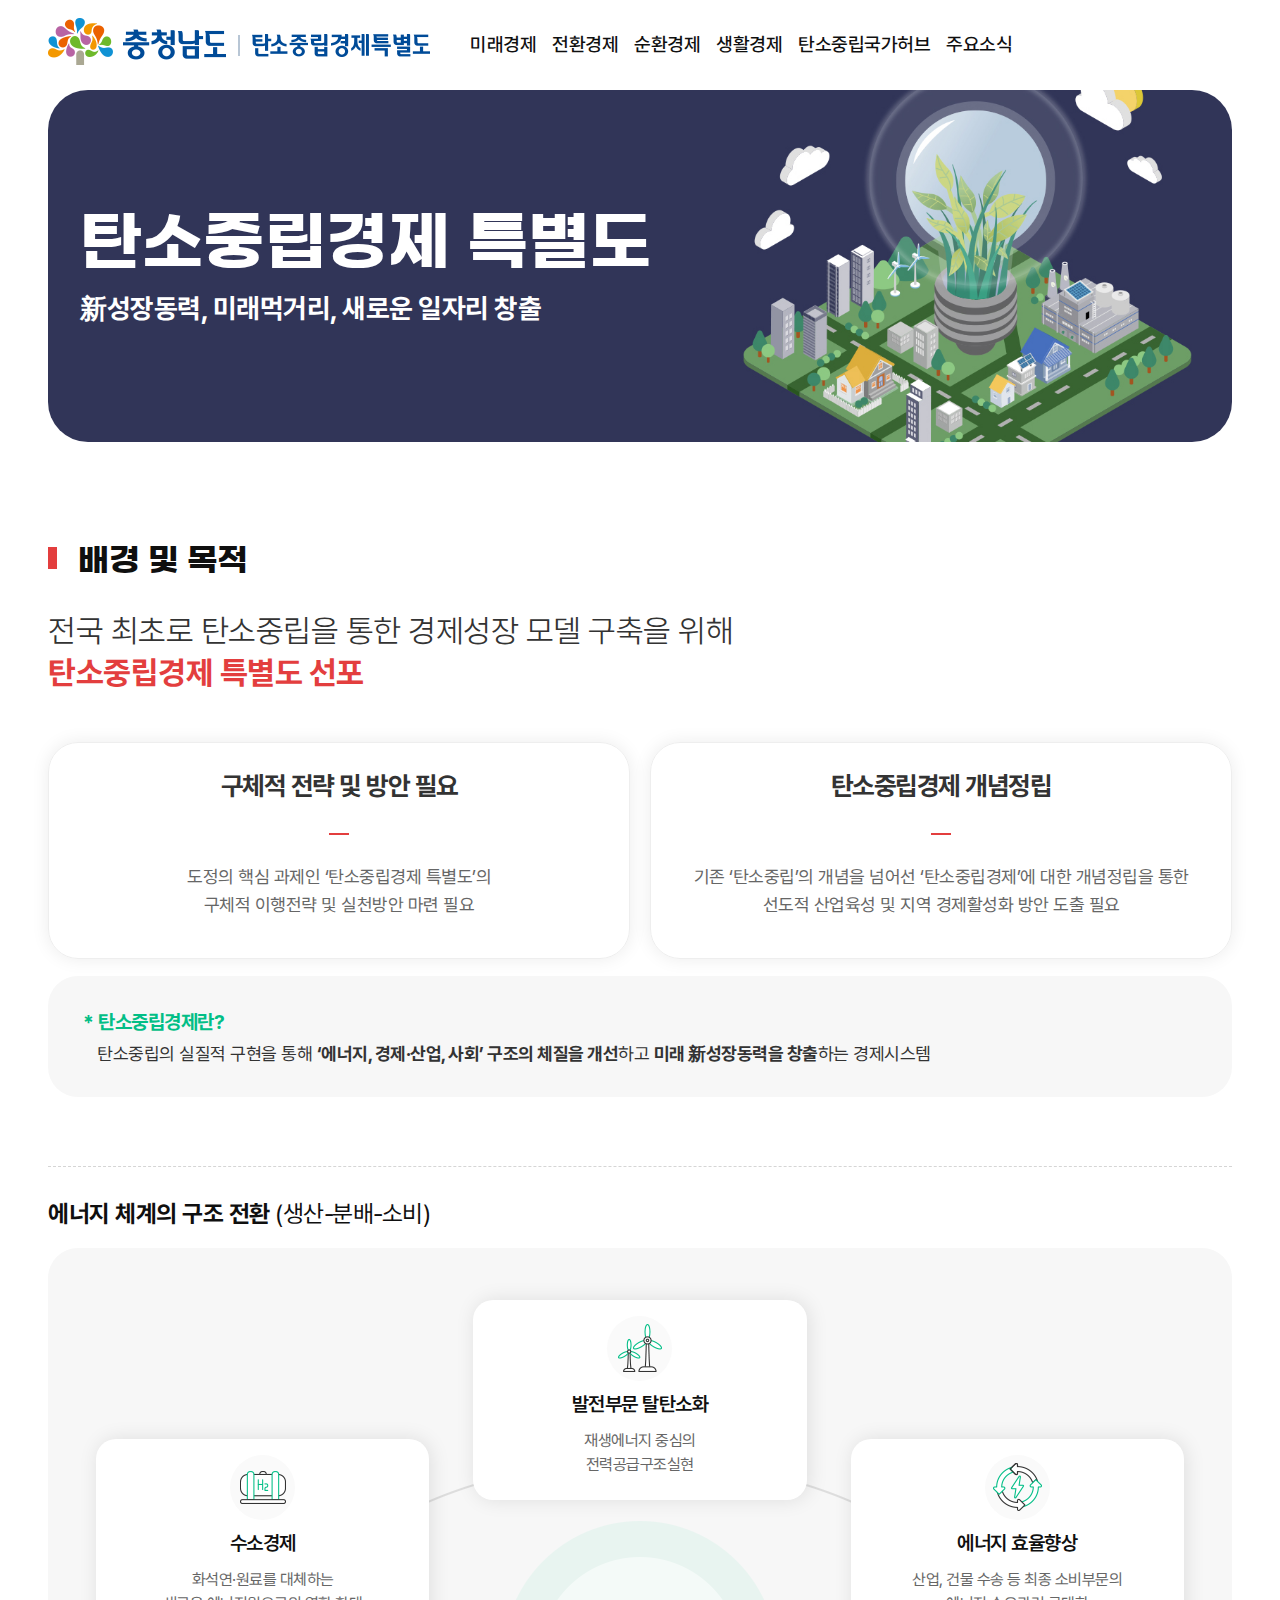
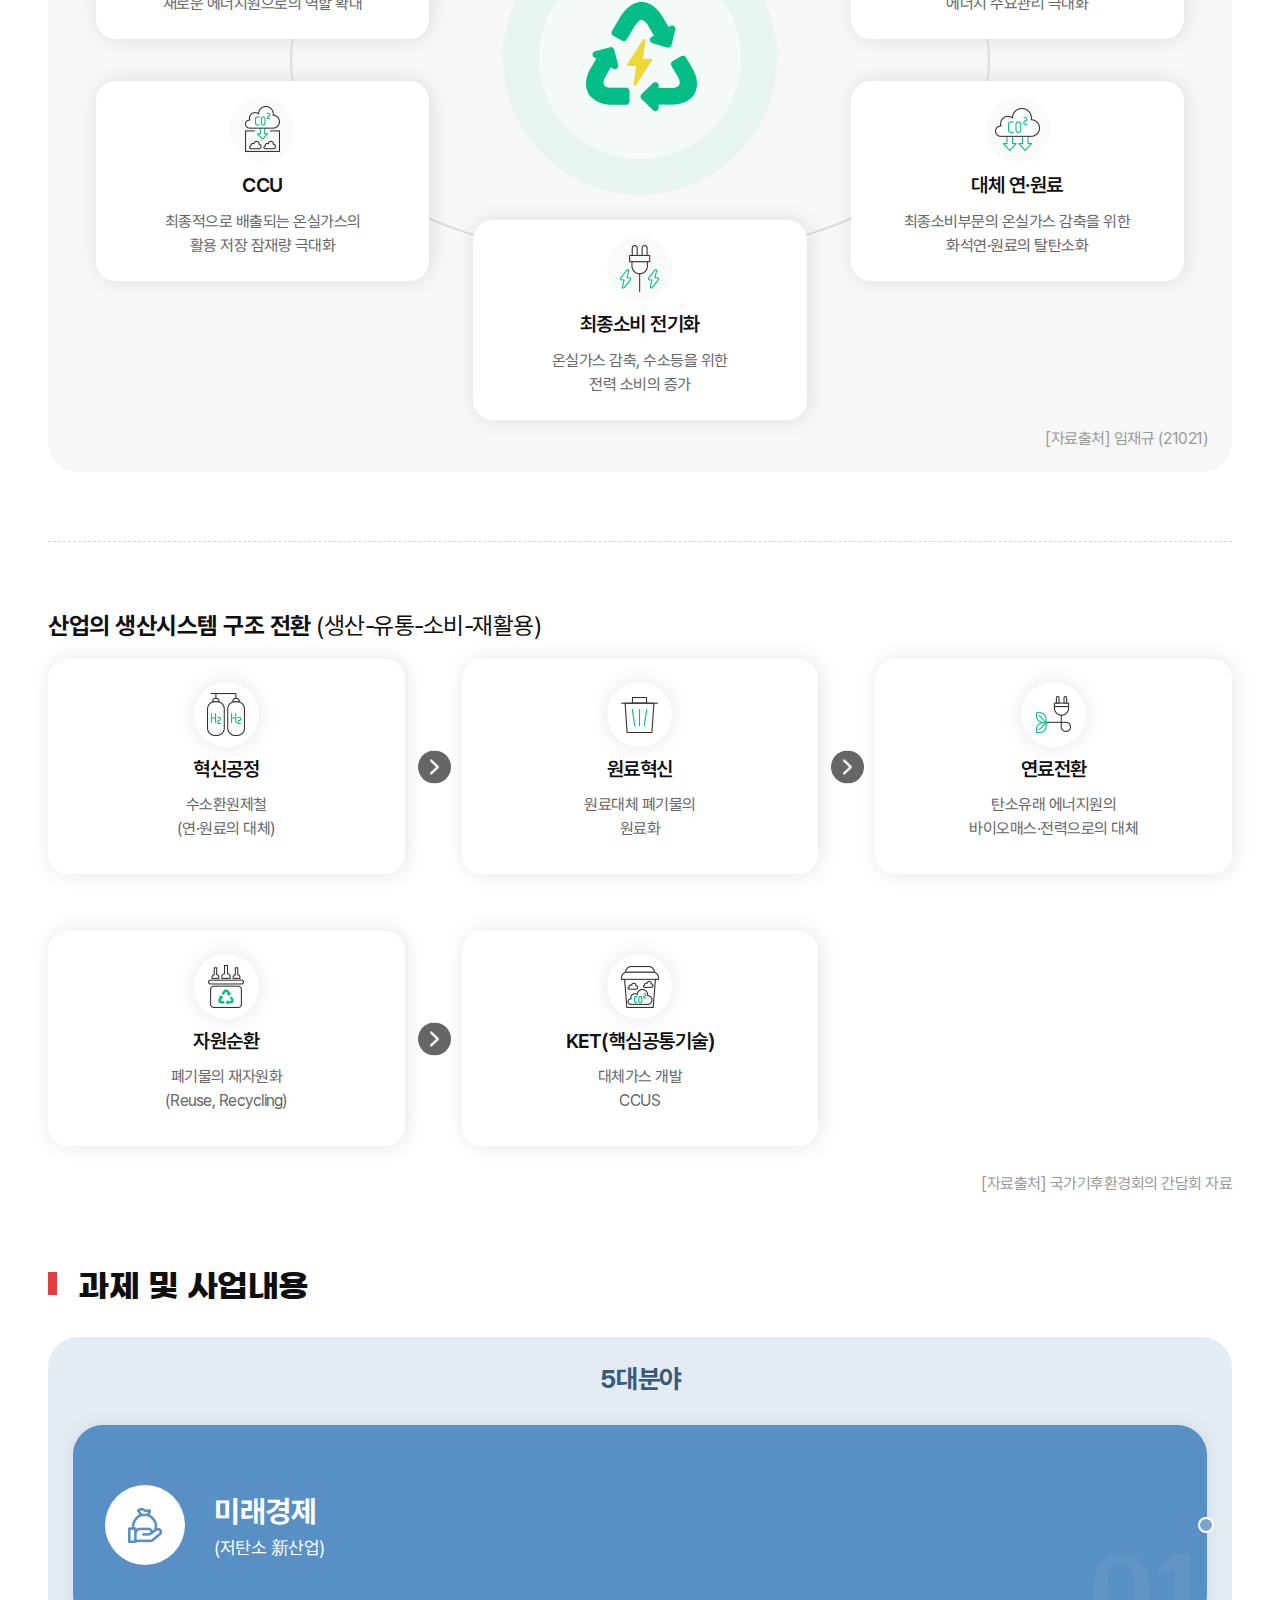
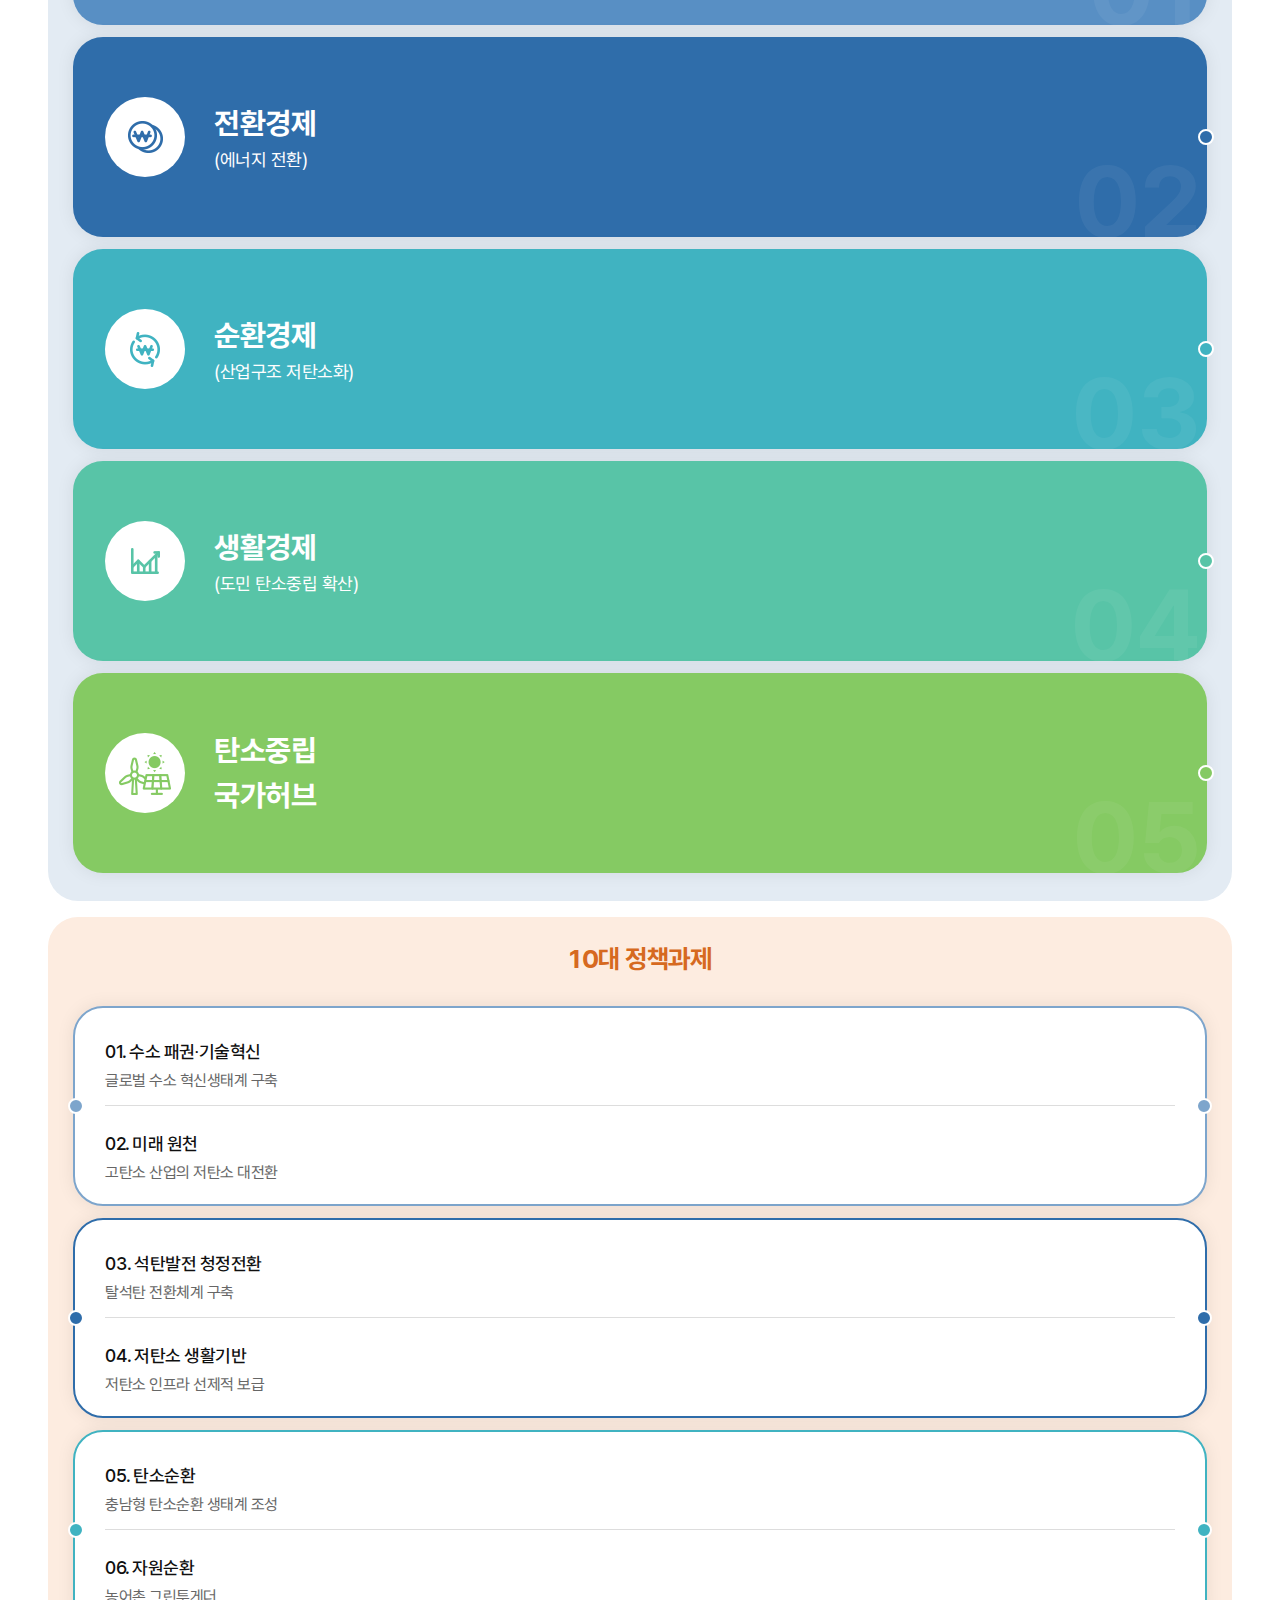
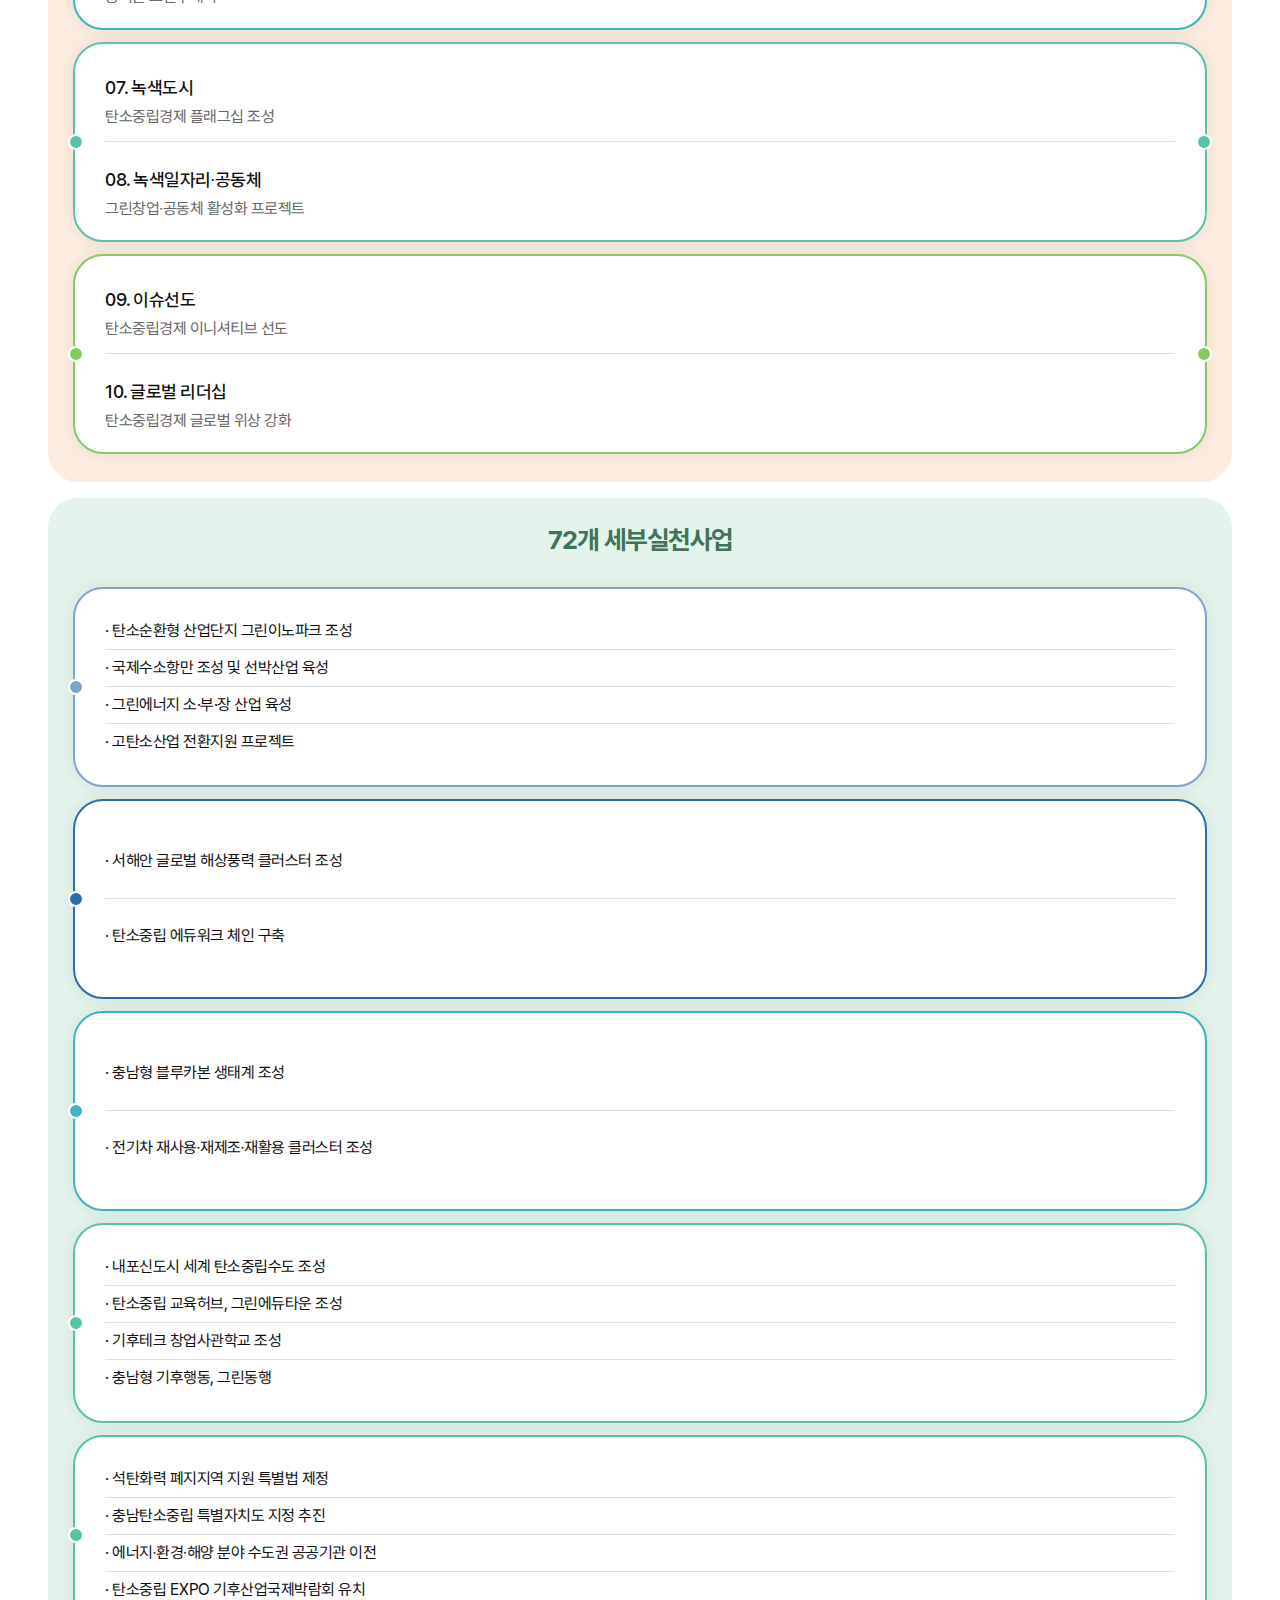
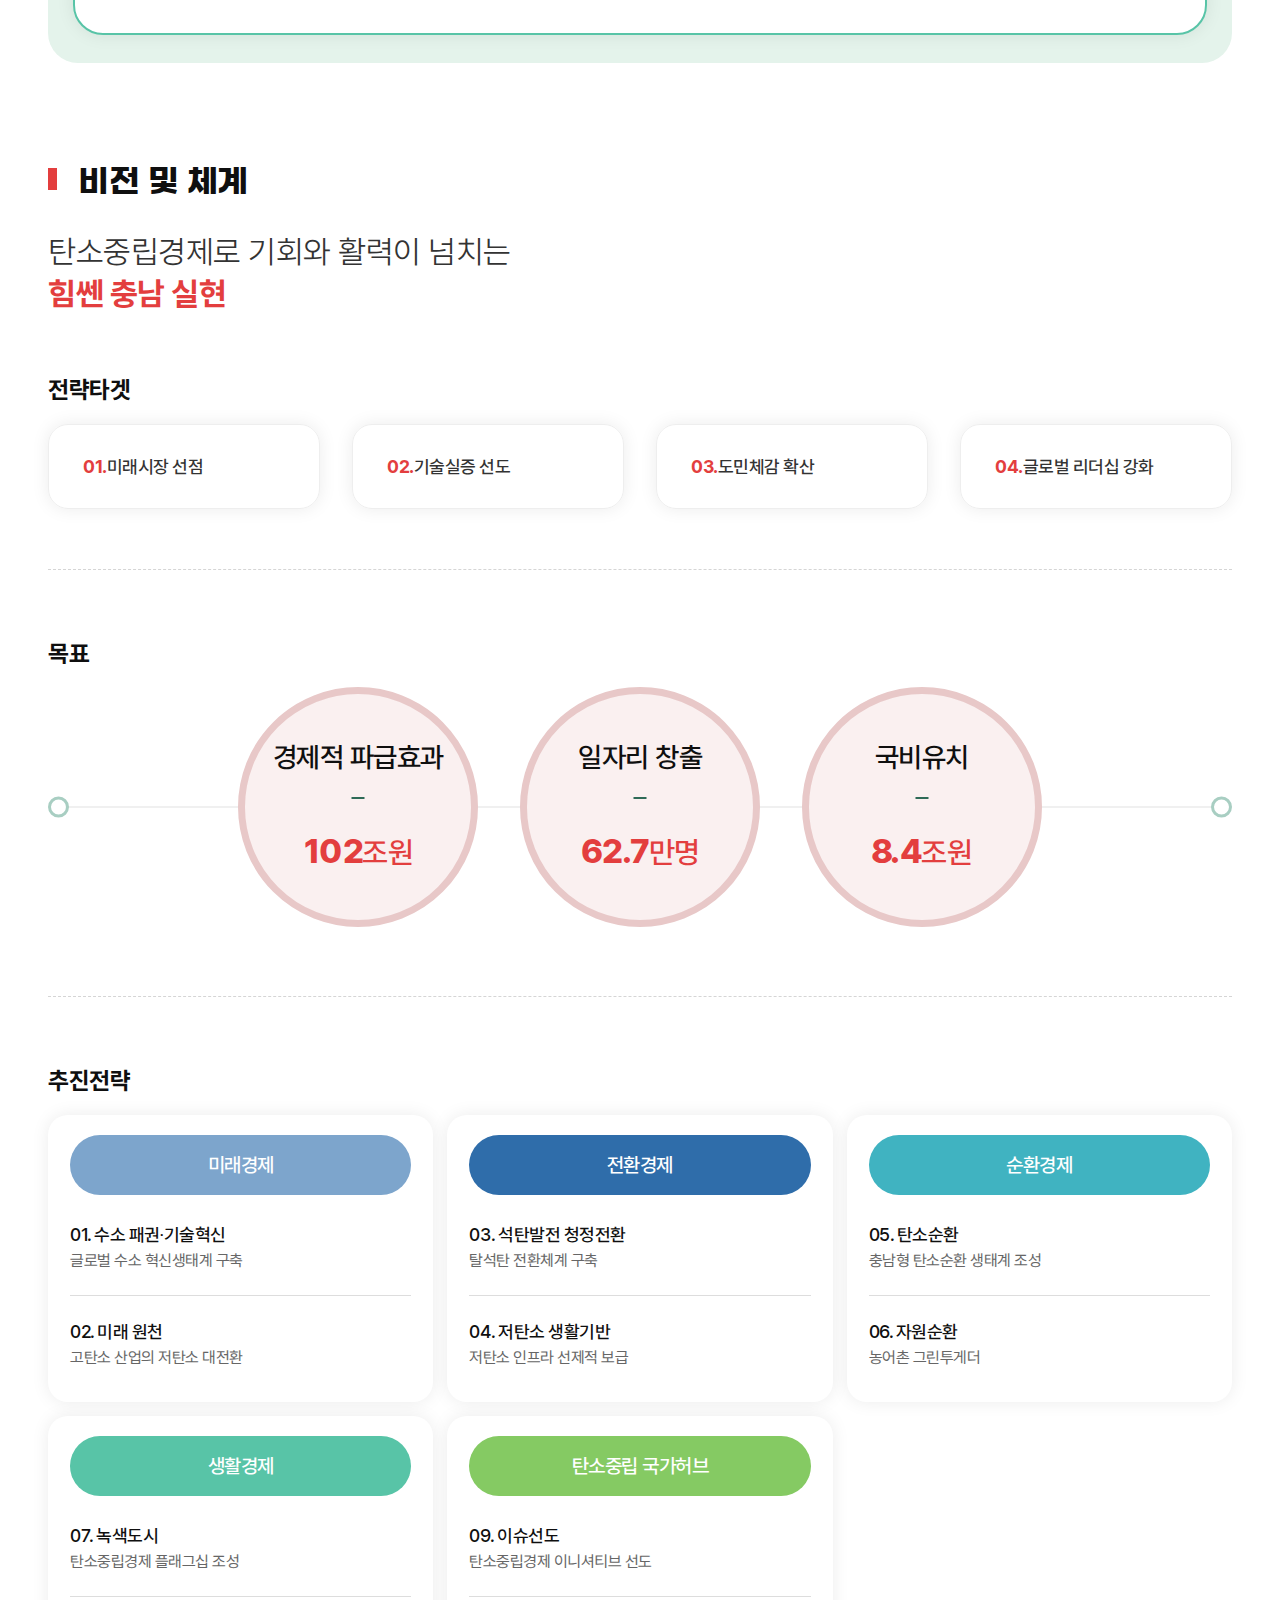
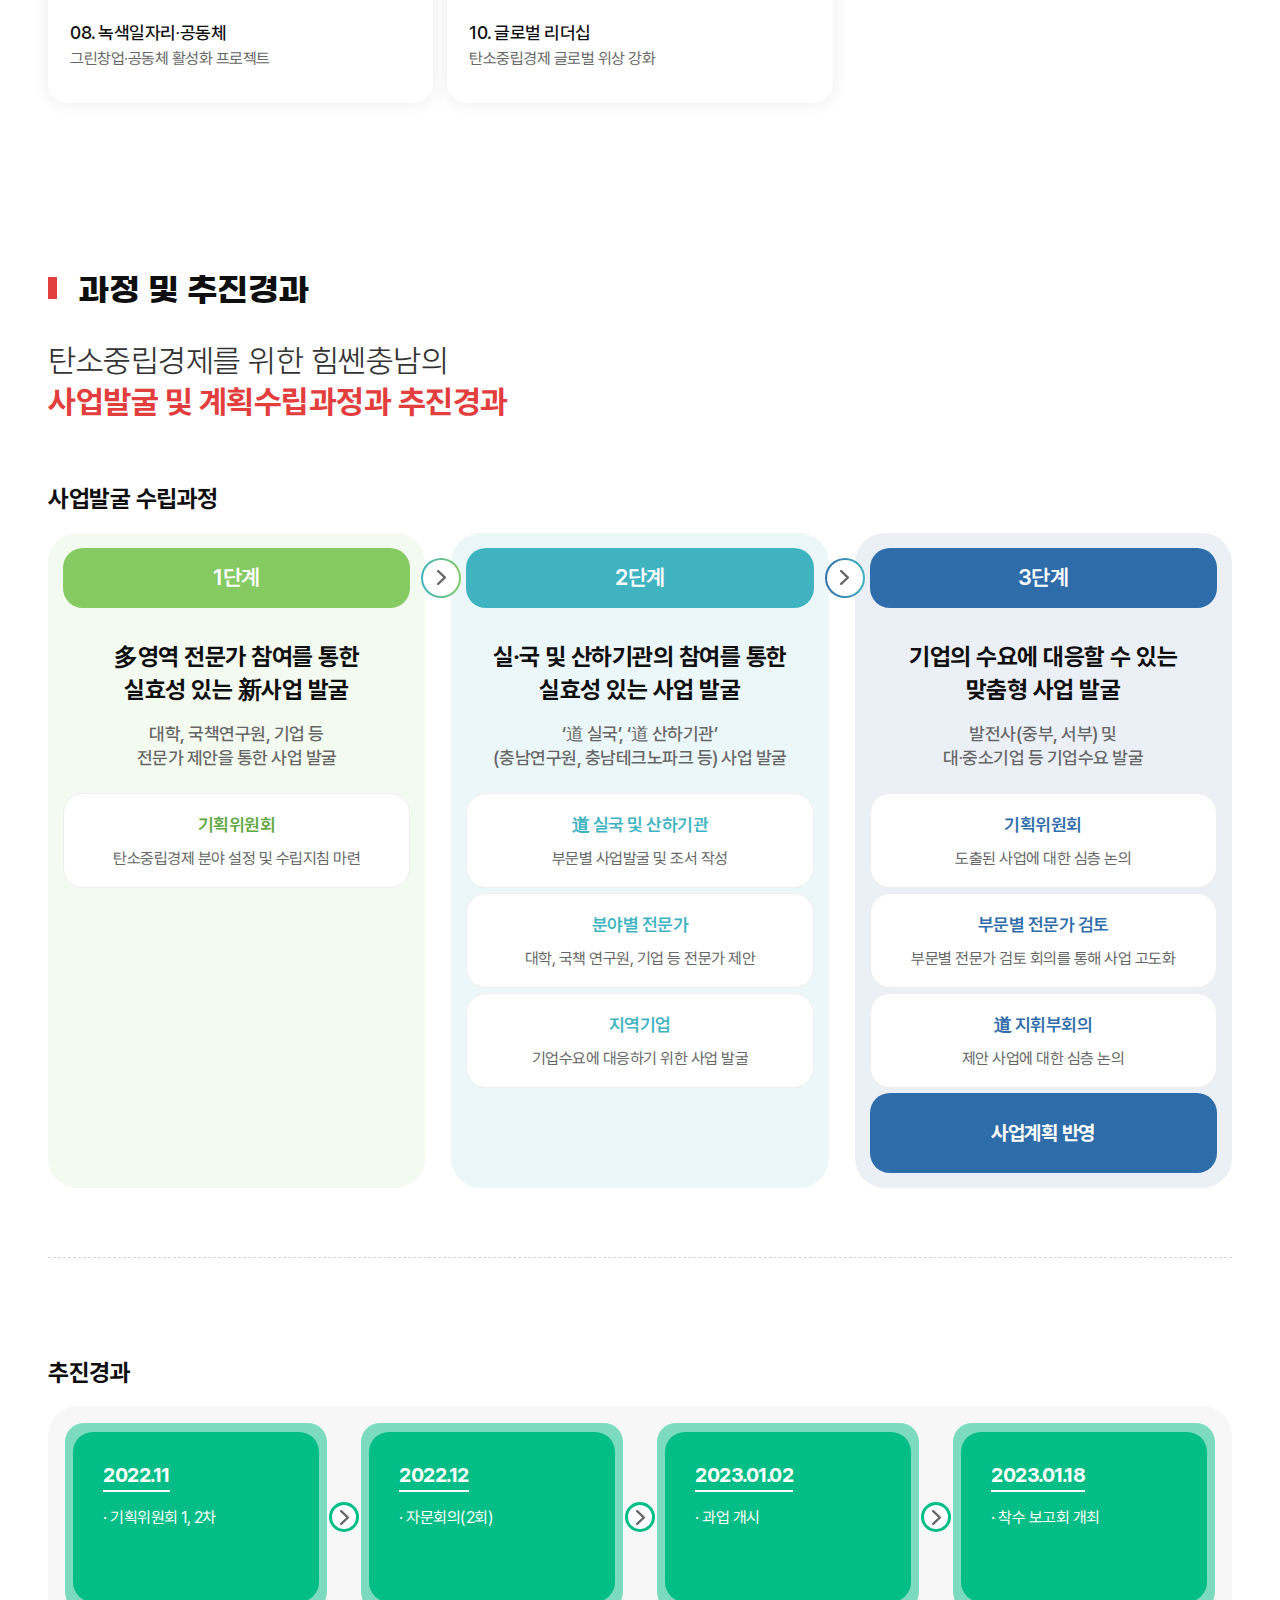
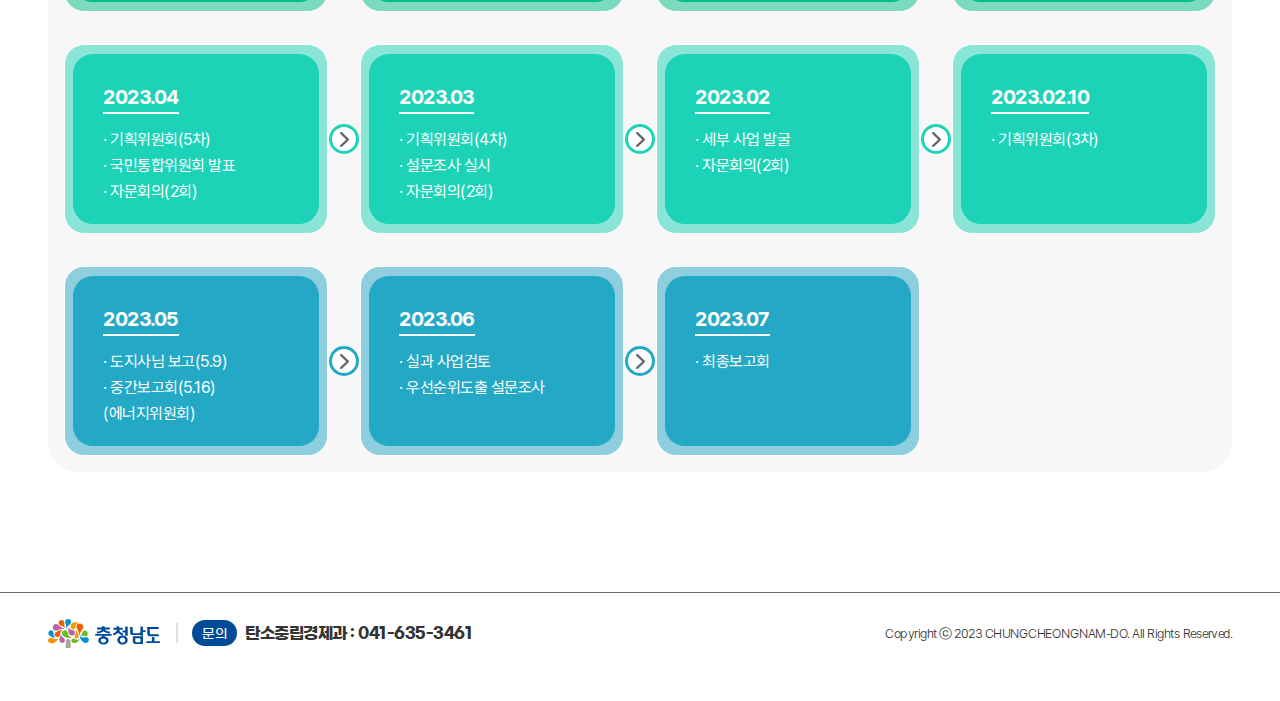
<file: sub/summary.html>
<!DOCTYPE html>
<html lang="en">
<head>
  <meta charset="UTF-8">
  <meta name="viewport" content="width=device-width, initial-scale=1.0">
  <title>탄소중립경제 특별도</title>

  <!-- src > css, js 연결 -->
  <link rel="stylesheet" href="../src/plugin/swiper/swiper-bundle.min.css">
  <link rel="stylesheet" href="../src/css/fonts.css">
  <link rel="stylesheet" href="../src/css/common.css">
  <link rel="stylesheet" href="../src/css/normal.css">
  <link rel="stylesheet" href="../src/css/responsive.css">

  <script src="../src/js/jquery-3.7.0.min.js" defer></script>
  <script src="../src/plugin/prefixfree.min.js" defer></script>
  <script src="../src/plugin/matchheight/jquery.matchHeight.js" defer></script>
  <script src="../src/plugin/swiper/swiper-bundle.min.js" defer></script>
  <script src="../src/js/normal.js" type="module" defer></script>
</head>
<body>
  <!-- header { -->
  <div class="header">
    <div class="container">
      <div class="inner">
        <h1 class="hd-logo">
          <a href="/">
            <img src="../src/img/logo.png" alt="충남도청 탄소중립경제 특별도">
          </a>
        </h1>
        <nav class="gnb">
          <ul class="dp1">
            <li>
              <a href="./future.html">미래경제</a>
            </li>
            <li>
              <a href="./transitional.html">전환경제</a>
            </li>
            <li>
              <a href="./circular.html">순환경제</a>
            </li>
            <li>
              <a href="./living.html">생활경제</a>
            </li>
            <li>
              <a href="./countryHub.html">탄소중립국가허브</a>
            </li>
            <li>
              <a href="./newsList.html">주요소식</a>
              <ul class="round10 dp2">
                <li>
                  <a href="./newsList.html">새소식</a>
                </li>
                <li>
                  <a href="./galleryList.html">갤러리</a>
                </li>
              </ul>
            </li>
          </ul>
        </nav>
      </div>
    </div>
  </div>
  <!-- } header -->

  <!-- contents { -->
  <div id="summary" class="contents sub">
    <div class="sub-visual">
      <div class="container">
        <div class="round40 inner">
          <div class="wrapper">
            <div class="comp">
              <div class="comp-in white">
                <h2 class="f_gmarket sub-page__title">탄소중립경제 특별도</h2>
                <p class="sub-page__stitle">新성장동력, 미래먹거리, 새로운 일자리 창출</p>
              </div>
            </div>
          </div>
        </div>
      </div>
    </div>

    <div class="sub-contents">
      
      <div class="sb-section">
        <div class="container">
          <div class="wrapper">
            <div class="inner">
              <div class="sb-title__box">
                <h3 class="f_gmarket sb-title">배경 및 목적</h3>
              </div>
              <div class="sb-ct__box">
                <div class="sm_title_box">
                  <p>
                    전국 최초로 탄소중립을 통한 경제성장 모델 구축을 위해<br>
                    <span class="point_color">탄소중립경제 특별도 선포</span>
                  </p>
                </div>
                <div class="sm01_01_wrap">
                  <ul class="i-col-2 match_h sm01_01_ul">
                    <li>
                      <div class="inner">
                        <p class="title">구체적 전략 및 방안 필요</p>
                        <p class="text">
                          도정의 핵심 과제인 ‘탄소중립경제 특별도’의 <br>
                          구체적 이행전략 및 실천방안 마련 필요
                        </p>
                      </div>
                    </li>
                    <li>
                      <div class="inner">
                        <p class="title">탄소중립경제 개념정립</p>
                        <p class="text">
                          기존 ‘탄소중립’의 개념을 넘어선 ‘탄소중립경제’에 대한 개념정립을 통한 <br>
                          선도적 산업육성 및 지역 경제활성화 방안 도출 필요
                        </p>
                      </div>
                    </li>
                  </ul>
                  <div class="sm01_01_expl_box">
                    <p class="qs">탄소중립경제란?</p>
                    <p class="as">탄소중립의 실질적 구현을 통해 <b>‘에너지, 경제·산업, 사회’ 구조의 체질을 개선</b>하고 <b>미래 新성장동력을 창출</b>하는 경제시스템</p>
                  </div>
                </div>
              </div>
              <div class="sb-ct__box">
                <div class="sm01_02_wrap">
                  <p class="bar_title">
                    <b>에너지 체계의 구조 전환</b> (생산-분배-소비)
                  </p>
                  <div class="sm01_02_graph_box">
                    <ul class="sm01_02_graph_ul">
                      <li>
                        <div class="inner">
                          <div class="icon">
                            <img src="../src/img/overview01_02_graph_icon01.png" alt="수소경제">
                          </div>
                          <p class="title">수소경제</p>
                          <p class="text">
                            화석연·원료를 대체하는<br>
                            새로운 에너지원으로의 역할 확대
                          </p>
                        </div>
                      </li>
                      <li>
                        <div class="inner">
                          <div class="icon">
                            <img src="../src/img/overview01_02_graph_icon02.png" alt="발전부문 탈탄소화">
                          </div>
                          <p class="title">발전부문 탈탄소화</p>
                          <p class="text">
                            재생에너지 중심의<br>
                            전력공급구조실현
                          </p>
                        </div>
                      </li>
                      <li>
                        <div class="inner">
                          <div class="icon">
                            <img src="../src/img/overview01_02_graph_icon03.png" alt="에너지 효율향상">
                          </div>
                          <p class="title">에너지 효율향상</p>
                          <p class="text">
                            산업, 건물 수송 등 최종 소비부문의<br>
                            에너지 수요관리 극대화
                          </p>
                        </div>
                      </li>
                      <li>
                        <div class="inner">
                          <div class="icon">
                            <img src="../src/img/overview01_02_graph_icon04.png" alt="CCU">
                          </div>
                          <p class="title">CCU</p>
                          <p class="text">
                            최종적으로 배출되는 온실가스의<br>
                            활용 저장 잠재량 극대화
                          </p>
                        </div>
                      </li>
                      <li>
                        <div class="inner">
                          <div class="icon">
                            <img src="../src/img/overview01_02_graph_icon05.png" alt="최종소비 전기화">
                          </div>
                          <p class="title">최종소비 전기화</p>
                          <p class="text">
                            온실가스 감축, 수소등을 위한<br>
                            전력 소비의 증가 
                          </p>
                        </div>
                      </li>
                      <li>
                        <div class="inner">
                          <div class="icon">
                            <img src="../src/img/overview01_02_graph_icon06.png" alt="대체 연·원료">
                          </div>
                          <p class="title">대체 연·원료</p>
                          <p class="text">
                            최종소비부문의 온실가스 감축을 위한<br>
                            화석연·원료의 탈탄소화
                          </p>
                        </div>
                      </li>
                    </ul>
                  </div>
                </div>
                <div class="sm01_02_wrap">
                  <p class="bar_title">
                    <b>산업의 생산시스템 구조 전환</b> (생산-유통-소비-재활용)
                  </p>
                  <ul class="match_h sm01_02_str_ul">
                    <li>
                      <div class="inner">
                        <div class="icon">
                          <img src="../src/img/overview01_02_str_icon01.png" alt="혁신공정">
                        </div>
                        <p class="title">혁신공정</p>
                        <p class="text">
                          수소환원제철 <br>
                          (연·원료의 대체)
                        </p>
                      </div>
                    </li>
                    <li>
                      <div class="inner">
                        <div class="icon">
                          <img src="../src/img/overview01_02_str_icon02.png" alt="원료혁신">
                        </div>
                        <p class="title">원료혁신</p>
                        <p class="text">
                          원료대체 폐기물의<br>
                          원료화
                        </p>
                      </div>
                    </li>
                    <li>
                      <div class="inner">
                        <div class="icon">
                          <img src="../src/img/overview01_02_str_icon03.png" alt="연료전환">
                        </div>
                        <p class="title">연료전환</p>
                        <p class="text">
                          탄소유래 에너지원의<br>
                          바이오매스·전력으로의 대체
                        </p>
                      </div>
                    </li>
                    <li>
                      <div class="inner">
                        <div class="icon">
                          <img src="../src/img/overview01_02_str_icon04.png" alt="자원순환">
                        </div>
                        <p class="title">자원순환</p>
                        <p class="text">
                          폐기물의 재자원화<br>
                          (Reuse, Recycling)
                        </p>
                      </div>
                    </li>
                    <li>
                      <div class="inner">
                        <div class="icon">
                          <img src="../src/img/overview01_02_str_icon05.png" alt="KET(핵심공통기술)">
                        </div>
                        <p class="title">KET(핵심공통기술)</p>
                        <p class="text">
                          대체가스 개발 <br>
                          CCUS
                        </p>
                      </div>
                    </li>
                  </ul>
                </div>
              </div>
            </div>
          </div>
        </div>
      </div>

      <div class="sb-section">
        <div class="container">
          <div class="wrapper">
            <div class="inner">
              <div class="sb-title__box">
                <h3 class="f_gmarket sb-title">과제 및 사업내용</h3>
              </div>
              <div class="sb-ct__box">
                <div class="sm02_01_wrap">
                  <div class="sm02_01_col blue">
                    <p class="sm02_01_col_title">5대분야</p>
                    <ul class="sm02_01_col_ul01">
                      <li class="color01 color_line01">
                        <div class="inner" data-num="01">
                          <div class="icon">
                            <img src="../src/img/overview02_01_col_icon01.png" alt="미래경제(저탄소 新산업)">
                          </div>
                          <div class="text">
                            미래경제
                            <span>(저탄소 新산업)</span>
                          </div>
                        </div>
                      </li>
                      <li class="color02 color_line02">
                        <div class="inner" data-num="02">
                          <div class="icon">
                            <img src="../src/img/overview02_01_col_icon02.png" alt="전환경제(에너지 전환)">
                          </div>
                          <div class="text">
                            전환경제
                            <span>(에너지 전환)</span>
                          </div>
                        </div>
                      </li>
                      <li class="color03 color_line03">
                        <div class="inner" data-num="03">
                          <div class="icon">
                            <img src="../src/img/overview02_01_col_icon03.png" alt="순환경제(산업구조 저탄소화)">
                          </div>
                          <div class="text">
                            순환경제
                            <span>(산업구조 저탄소화)</span>
                          </div>
                        </div>
                      </li>
                      <li class="color04 color_line04">
                        <div class="inner" data-num="04">
                          <div class="icon">
                            <img src="../src/img/overview02_01_col_icon04.png" alt="생활경제(도민 탄소중립 확산)">
                          </div>
                          <div class="text">
                            생활경제
                            <span>(도민 탄소중립 확산)</span>
                          </div>
                        </div>
                      </li>
                      <li class="color05 color_line05">
                        <div class="inner" data-num="05">
                          <div class="icon">
                            <img src="../src/img/overview02_01_col_icon05.png" alt="탄소중립 국가허브">
                          </div>
                          <div class="text">
                            탄소중립<br>
                            국가허브
                          </div>
                        </div>
                      </li>
                    </ul>
                  </div>
                  <div class="sm02_01_col pink">
                    <p class="sm02_01_col_title">10대 정책과제</p>
                    <ul class="sm02_01_col_ul02">
                      <li class="color_line01">
                        <div class="inner">
                          <div class="text_box">
                            <p class="title">01. 수소 패권∙기술혁신</p>
                            <p class="text">글로벌 수소 혁신생태계 구축</p>
                          </div>
                          <div class="text_box">
                            <p class="title">02. 미래 원천</p>
                            <p class="text">고탄소 산업의 저탄소 대전환</p>
                          </div>
                        </div>
                      </li>
                      <li class="color_line02">
                        <div class="inner">
                          <div class="text_box">
                            <p class="title">03. 석탄발전 청정전환</p>
                            <p class="text">탈석탄 전환체계 구축</p>
                          </div>
                          <div class="text_box">
                            <p class="title">04. 저탄소 생활기반</p>
                            <p class="text">저탄소 인프라 선제적 보급</p>
                          </div>
                        </div>
                      </li>
                      <li class="color_line03">
                        <div class="inner">
                          <div class="text_box">
                            <p class="title">05. 탄소순환</p>
                            <p class="text">충남형 탄소순환 생태계 조성</p>
                          </div>
                          <div class="text_box">
                            <p class="title">06. 자원순환</p>
                            <p class="text">농어촌 그린투게더</p>
                          </div>
                        </div>
                      </li>
                      <li class="color_line04">
                        <div class="inner">
                          <div class="text_box">
                            <p class="title">07. 녹색도시</p>
                            <p class="text">탄소중립경제 플래그십 조성</p>
                          </div>
                          <div class="text_box">
                            <p class="title">08. 녹색일자리∙공동체</p>
                            <p class="text">그린창업∙공동체 활성화 프로젝트</p>
                          </div>
                        </div>
                      </li>
                      <li class="color_line05">
                        <div class="inner">
                          <div class="text_box">
                            <p class="title">09. 이슈선도</p>
                            <p class="text">탄소중립경제 이니셔티브 선도</p>
                          </div>
                          <div class="text_box">
                            <p class="title">10. 글로벌 리더십</p>
                            <p class="text">탄소중립경제 글로벌 위상 강화</p>
                          </div>
                        </div>
                      </li>
                    </ul>
                  </div>
                  <div class="sm02_01_col green">
                    <p class="sm02_01_col_title">72개 세부실천사업</p>
                    <ul class="sm02_01_col_ul03">
                      <li class="color_line01">
                        <div class="inner">
                          <div class="col-4 text_list">
                            <div class="text_list_item">· 탄소순환형 산업단지 그린이노파크 조성</div>
                            <div class="text_list_item">· 국제수소항만 조성 및 선박산업 육성</div>
                            <div class="text_list_item">· 그린에너지 소·부·장 산업 육성</div>
                            <div class="text_list_item">· 고탄소산업 전환지원 프로젝트</div>
                          </div>
                        </div>
                      </li>
                      <li class="color_line02">
                        <div class="inner">
                          <div class="col-2 text_list">
                            <div class="text_list_item">· 서해안 글로벌 해상풍력 클러스터 조성</div>
                            <div class="text_list_item">· 탄소중립 에듀워크 체인 구축</div>
                          </div>
                        </div>
                      </li>
                      <li class="color_line03">
                        <div class="inner">
                          <div class="col-2 text_list">
                            <div class="text_list_item">· 충남형 블루카본 생태계 조성</div>
                            <div class="text_list_item">· 전기차 재사용∙재제조∙재활용 클러스터 조성</div>
                          </div>
                        </div>
                      </li>
                      <li class="color_line04">
                        <div class="inner">
                          <div class="col-4 text_list">
                            <div class="text_list_item">· 내포신도시 세계 탄소중립수도 조성</div>
                            <div class="text_list_item">· 탄소중립 교육허브, 그린에듀타운 조성</div>
                            <div class="text_list_item">· 기후테크 창업사관학교 조성</div>
                            <div class="text_list_item">· 충남형 기후행동, 그린동행</div>
                          </div>
                        </div>
                      </li>
                      <li class="color_line04">
                        <div class="inner">
                          <div class="col-4 text_list">
                            <div class="text_list_item">· 석탄화력 폐지지역 지원 특별법 제정</div>
                            <div class="text_list_item">· 충남탄소중립 특별자치도 지정 추진</div>
                            <div class="text_list_item">· 에너지∙환경∙해양 분야 수도권 공공기관 이전</div>
                            <div class="text_list_item">· 탄소중립 EXPO 기후산업국제박람회 유치</div>
                          </div>
                        </div>
                      </li>
                    </ul>
                  </div>
                </div>
              </div>
            </div>
          </div>
        </div>
      </div>

      <div class="sb-section">
        <div class="container">
          <div class="wrapper">
            <div class="inner">
              <div class="sb-title__box">
                <h3 class="f_gmarket sb-title">비전 및 체계</h3>
              </div>
              <div class="sb-ct__box">
                <div class="sm_title_box">
                  <p>
                    탄소중립경제로 기회와 활력이 넘치는<br>
                    <span class="point_color">힘쎈 충남 실현</span>
                  </p>
                </div>
                <div class="sm03_01_wrap">
                  <p class="bar_title black"><b>전략타겟</b></p>
                  <ul class="sm03_01_ul">
                    <li>
                      <div class="inner">
                        <span class="num">01.</span>
                        <span>미래시장 선점</span>
                      </div>
                    </li>
                    <li>
                      <div class="inner">
                        <span class="num">02.</span>
                        <span>기술실증 선도</span>
                      </div>
                    </li>
                    <li>
                      <div class="inner">
                        <span class="num">03.</span>
                        <span>도민체감 확산</span>
                      </div>
                    </li>
                    <li>
                      <div class="inner">
                        <span class="num">04.</span>
                        <span>글로벌 리더십 강화</span>
                      </div>
                    </li>
                  </ul>
                </div>
                <div class="sm03_02_ct">
                  <p class="bar_title black"><b>목표</b></p>
                  <div class="sm03_02_wrap">
                    <ul class="sm03_02_ul">
                      <li>
                        <div class="inner">
                          <div class="round">
                            <p>
                              경제적 파급효과<br>
                              <span><b>102</b>조원</span>
                            </p>
                          </div>
                        </div>
                      </li>
                      <li>
                        <div class="inner">
                          <div class="round">
                            <p>
                              일자리 창출<br>
                              <span><b>62.7</b>만명</span>
                            </p>
                          </div>
                        </div>
                      </li>
                      <li>
                        <div class="inner">
                          <div class="round">
                            <p>
                              국비유치<br>
                              <span><b>8.4</b>조원</span>
                            </p>
                          </div>
                        </div>
                      </li>
                    </ul>
                  </div>
                </div>
                <div class="sm03_03_wrap">
                  <p class="bar_title black"><b>추진전략</b></p>
                  <ul class="match_h sm03_03_ul">
                    <li>
                      <div class="inner">
                        <p class="title">미래경제</p>
                        <div class="text_list">
                          <div class="text_list_item">
                            <p class="text01">01. 수소 패권∙기술혁신</p>
                            <p class="text02">글로벌 수소 혁신생태계 구축</p>
                          </div>
                          <div class="text_list_item">
                            <p class="text01">02. 미래 원천</p>
                            <p class="text02">고탄소 산업의 저탄소 대전환</p>
                          </div>
                        </div>
                      </div>
                    </li>
                    <li>
                      <div class="inner">
                        <p class="title">전환경제</p>
                        <div class="text_list">
                          <div class="text_list_item">
                            <p class="text01">03. 석탄발전 청정전환</p>
                            <p class="text02">탈석탄 전환체계 구축</p>
                          </div>
                          <div class="text_list_item">
                            <p class="text01">04. 저탄소 생활기반</p>
                            <p class="text02">저탄소 인프라 선제적 보급</p>
                          </div>
                        </div>
                      </div>
                    </li>
                    <li>
                      <div class="inner">
                        <p class="title">순환경제</p>
                        <div class="text_list">
                          <div class="text_list_item">
                            <p class="text01">05. 탄소순환</p>
                            <p class="text02">충남형 탄소순환 생태계 조성</p>
                          </div>
                          <div class="text_list_item">
                            <p class="text01">06. 자원순환</p>
                            <p class="text02">농어촌 그린투게더</p>
                          </div>
                        </div>
                      </div>
                    </li>
                    <li>
                      <div class="inner">
                        <p class="title">생활경제</p>
                        <div class="text_list">
                          <div class="text_list_item">
                            <p class="text01">07. 녹색도시</p>
                            <p class="text02">탄소중립경제 플래그십 조성</p>
                          </div>
                          <div class="text_list_item">
                            <p class="text01">08. 녹색일자리∙공동체</p>
                            <p class="text02">그린창업∙공동체 활성화 프로젝트</p>
                          </div>
                        </div>
                      </div>
                    </li>
                    <li>
                      <div class="inner">
                        <p class="title">탄소중립 국가허브</p>
                        <div class="text_list">
                          <div class="text_list_item">
                            <p class="text01">09. 이슈선도</p>
                            <p class="text02">탄소중립경제 이니셔티브 선도</p>
                          </div>
                          <div class="text_list_item">
                            <p class="text01">10. 글로벌 리더십</p>
                            <p class="text02">탄소중립경제 글로벌 위상 강화</p>
                          </div>
                        </div>
                      </div>
                    </li>
                  </ul>
                </div>
              </div>
            </div>
          </div>
        </div>
      </div>

      <div class="sb-section">
        <div class="container">
          <div class="wrapper">
            <div class="inner">
              <div class="sb-title__box">
                <h3 class="f_gmarket sb-title">과정 및 추진경과</h3>
              </div>
              <div class="sb-ct__box">
                <div class="sm_title_box">
                  <p>
                    탄소중립경제를 위한 힘쎈충남의<br>
                    <span class="point_color">사업발굴 및 계획수립과정과 추진경과</span>
                  </p>
                </div>
                <div class="sm04_01_wrap">
                  <p class="bar_title black"><b>사업발굴 수립과정</b></p>
                  <ul class="i-col-3 sm04_01_ul">
                    <li>
                      <div class="inner">
                        <p class="level_title">1단계</p>
                        <div class="expl_box">
                          <p class="text01">
                            多영역 전문가 참여를 통한 <br>
                            실효성 있는 新사업 발굴
                          </p>
                          <p class="text02">
                            대학, 국책연구원, 기업 등 <br>
                            전문가 제안을 통한 사업 발굴
                          </p>
                        </div>
                        <ul class="course_list level01">
                          <li>
                            <div class="inner">
                              <p class="title">기획위원회</p>
                              <p class="text">탄소중립경제 분야 설정 및 수립지침 마련</p>
                            </div>
                          </li>
                        </ul>
                      </div>
                    </li>
                    <li>
                      <div class="inner">
                        <p class="level_title">2단계</p>
                        <div class="expl_box">
                          <p class="text01">
                            실∙국 및 산하기관의 참여를 통한<br>
                            실효성 있는 사업 발굴 
                          </p>
                          <p class="text02">
                            ‘道 실국’, ‘道 산하기관’ <br>
                            (충남연구원, 충남테크노파크 등) 사업 발굴 
                          </p>
                        </div>
                        <ul class="course_list level02">
                          <li>
                            <div class="inner">
                              <p class="title">道 실국 및 산하기관</p>
                              <p class="text">부문별 사업발굴 및 조서 작성</p>
                            </div>
                          </li>
                          <li>
                            <div class="inner">
                              <p class="title">분야별 전문가</p>
                              <p class="text">대학, 국책 연구원, 기업 등 전문가 제안</p>
                            </div>
                          </li>
                          <li>
                            <div class="inner">
                              <p class="title">지역기업</p>
                              <p class="text">기업수요에 대응하기 위한 사업 발굴</p>
                            </div>
                          </li>
                        </ul>
                      </div>
                    </li>
                    <li>
                      <div class="inner">
                        <p class="level_title">3단계</p>
                        <div class="expl_box">
                          <p class="text01">
                            기업의 수요에 대응할 수 있는 <br>
                            맞춤형 사업 발굴
                          </p>
                          <p class="text02">
                            발전사(중부, 서부) 및 <br>
                            대∙중소기업 등 기업수요 발굴 
                          </p>
                        </div>
                        <ul class="course_list level03">
                          <li>
                            <div class="inner">
                              <p class="title">기획위원회</p>
                              <p class="text">도출된 사업에 대한 심층 논의</p>
                            </div>
                          </li>
                          <li>
                            <div class="inner">
                              <p class="title">부문별 전문가 검토</p>
                              <p class="text">부문별 전문가 검토 회의를 통해 사업 고도화</p>
                            </div>
                          </li>
                          <li>
                            <div class="inner">
                              <p class="title">道 지휘부회의</p>
                              <p class="text">제안 사업에 대한 심층 논의</p>
                            </div>
                          </li>
                        </ul>
                        <div class="last_box">
                          사업계획 반영
                        </div>
                      </div>
                    </li>
                  </ul>
                </div>
              </div>
            </div>
          </div>
        </div>
      </div>

      <div class="sb-section">
        <div class="container">
          <div class="wrapper">
            <p class="bar_title"><b>추진경과</b></p>
          </div>
          <div class="inner">
            <div class="sm04_02_big_box">
              <div class="sb-ct__box">
                <div class="sm04_02_wrap">
                  <div class="sm04_02_box">
                    <ul class="sm04_02_ul">
                      <li>
                        <div class="inner">
                          <div class="inner_box">
                            <p class="year"><span>2022.11</span></p>
                            <div class="content">
                              <p class="content_item">· 기획위원회 1, 2차</p>
                            </div>
                          </div>
                        </div>
                      </li>
                      <li>
                        <div class="inner">
                          <div class="inner_box">
                            <p class="year"><span>2022.12</span></p>
                            <div class="content">
                              <p class="content_item">· 자문회의(2회)</p>
                            </div>
                          </div>
                        </div>
                      </li>
                      <li>
                        <div class="inner">
                          <div class="inner_box">
                            <p class="year"><span>2023.01.02</span></p>
                            <div class="content">
                              <p class="content_item">· 과업 개시</p>
                            </div>
                          </div>
                        </div>
                      </li>
                      <li>
                        <div class="inner">
                          <div class="inner_box">
                            <p class="year"><span>2023.01.18</span></p>
                            <div class="content">
                              <p class="content_item">· 착수 보고회 개최</p>
                            </div>
                          </div>
                        </div>
                      </li>
                      <li class="color02">
                        <div class="inner">
                          <div class="inner_box">
                            <p class="year"><span>2023.04</span></p>
                            <div class="content">
                              <p class="content_item">· 기획위원회(5차)</p>
                              <p class="content_item">· 국민통합위원회 발표</p>
                              <p class="content_item">· 자문회의(2회)</p>
                            </div>
                          </div>
                        </div>
                      </li>
                      <li class="color02">
                        <div class="inner">
                          <div class="inner_box">
                            <p class="year"><span>2023.03</span></p>
                            <div class="content">
                              <p class="content_item">· 기획위원회(4차)</p>
                              <p class="content_item">· 설문조사 실시</p>
                              <p class="content_item">· 자문회의(2회)</p>
                            </div>
                          </div>
                        </div>
                      </li>
                      <li class="color02">
                        <div class="inner">
                          <div class="inner_box">
                            <p class="year"><span>2023.02</span></p>
                            <div class="content">
                              <p class="content_item">· 세부 사업 발굴 </p>
                              <p class="content_item">· 자문회의(2회)</p>
                            </div>
                          </div>
                        </div>
                      </li>
                      <li class="color02">
                        <div class="inner">
                          <div class="inner_box">
                            <p class="year"><span>2023.02.10</span></p>
                            <div class="content">
                              <p class="content_item">· 기획위원회(3차)</p>
                            </div>
                          </div>
                        </div>
                      </li>
                      <li class="color03">
                        <div class="inner">
                          <div class="inner_box">
                            <p class="year"><span>2023.05</span></p>
                            <div class="content">
                              <p class="content_item">· 도지사님 보고(5.9)</p>
                              <p class="content_item">
                                · 중간보고회(5.16)<br>
                                (에너지위원회)
                              </p>
                            </div>
                          </div>
                        </div>
                      </li>
                      <li class="color03">
                        <div class="inner">
                          <div class="inner_box">
                            <p class="year"><span>2023.06</span></p>
                            <div class="content">
                              <p class="content_item">· 실과 사업검토</p>
                              <p class="content_item">· 우선순위도출 설문조사</p>
                            </div>
                          </div>
                        </div>
                      </li>
                      <li class="color03">
                        <div class="inner">
                          <div class="inner_box">
                            <p class="year"><span>2023.07</span></p>
                            <div class="content">
                              <p class="content_item">· 최종보고회</p>
                            </div>
                          </div>
                        </div>
                      </li>
                    </ul>
                  </div>
                </div>
              </div>
            </div>
          </div>
        </div>
      </div>

    </div>
  </div>
  <!-- } contents -->

  <!-- footer { -->
  <div class="footer">
    <div class="container">
      <div class="wrapper">
        <div class="inner">
          <div class="ft-info">
            <a href="http://www.chungnam.go.kr/main.do" target="_blank" class="cn-logo">
              <img src="../src/img/chungnam-logo.svg" alt="충청남도청 홈페이지 바로가기">
            </a>
            <p class="contact">
              <span class="f_gmarket round t1">문의</span>
              <b class="f_gmarket t2">탄소중립경제과 : </b>
              <span class="f_gmarket t3">041-635-3461</span>
            </p>
          </div>
          <p class="copyright">Copyright ⓒ 2023 CHUNGCHEONGNAM-DO. All Rights Reserved.</p>
        </div>
      </div>
    </div>
  </div>
  <!-- } footer -->
</body>
</html>
</file>
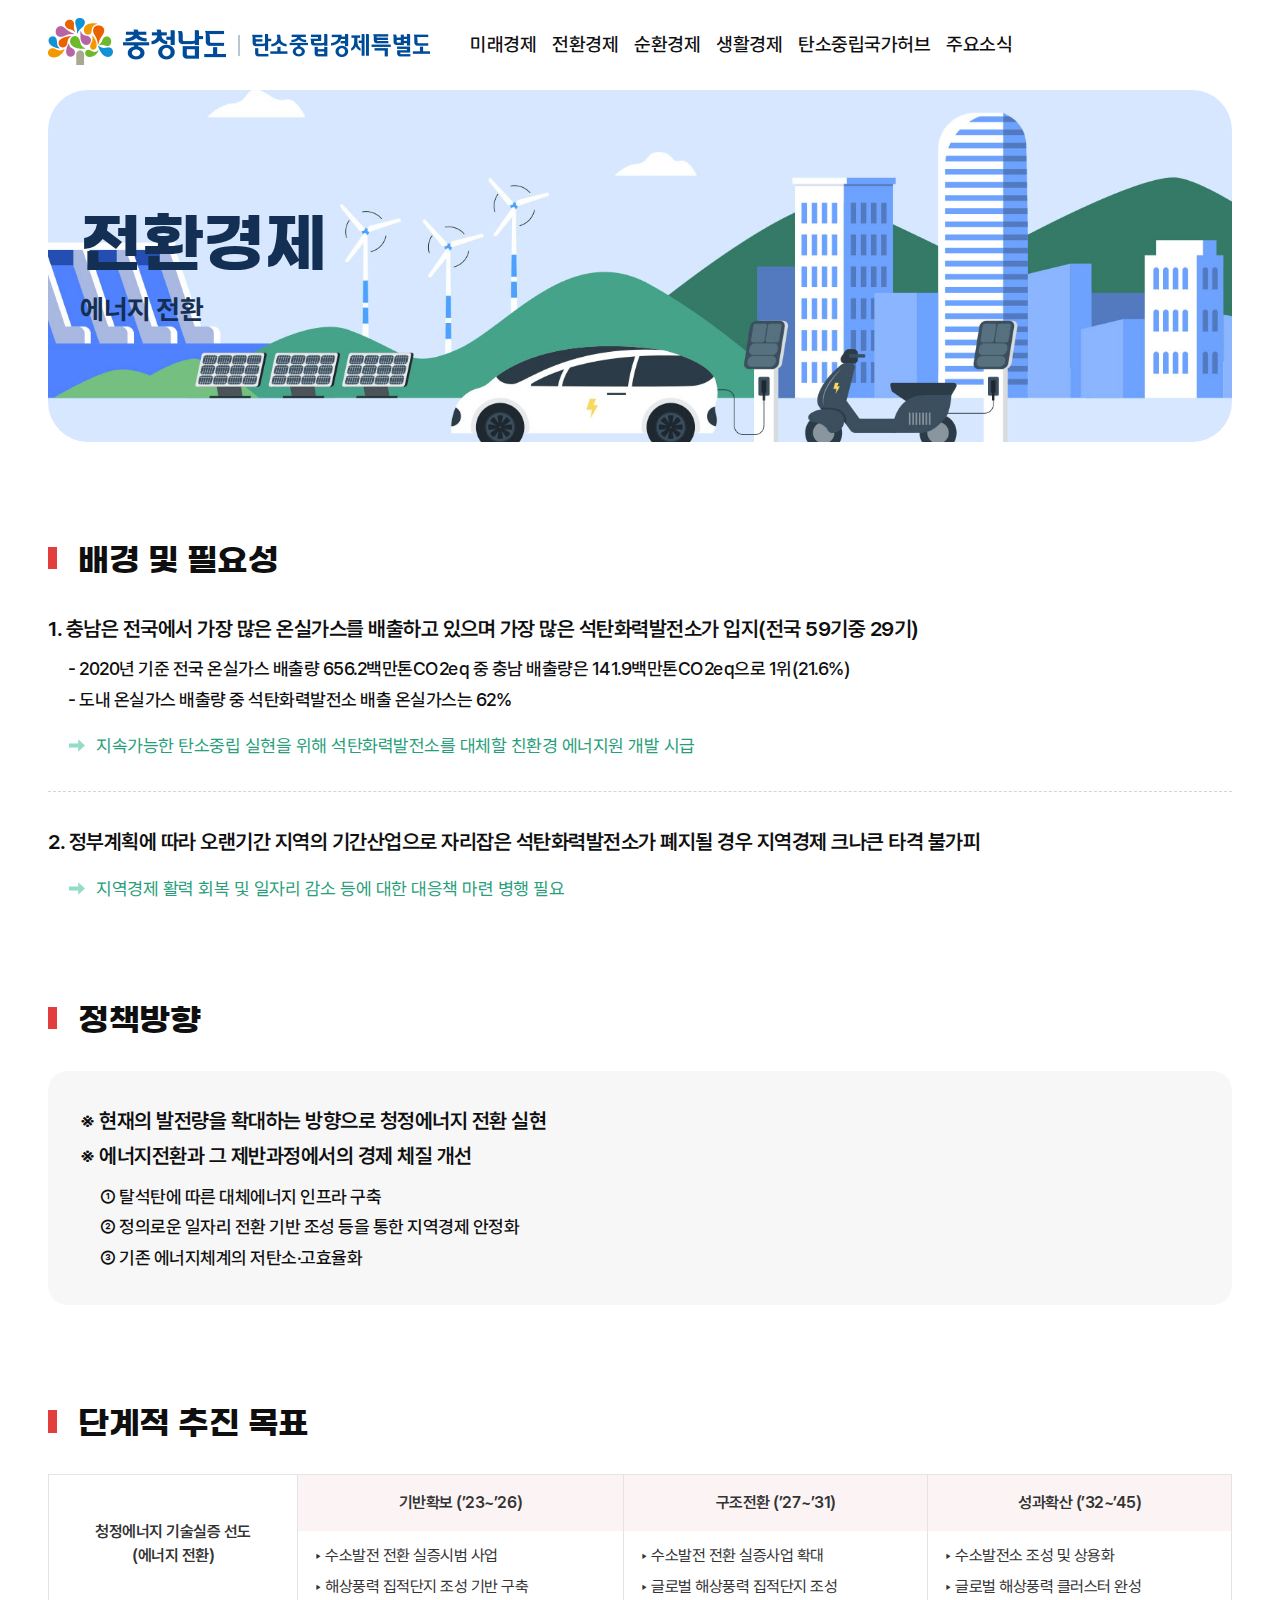
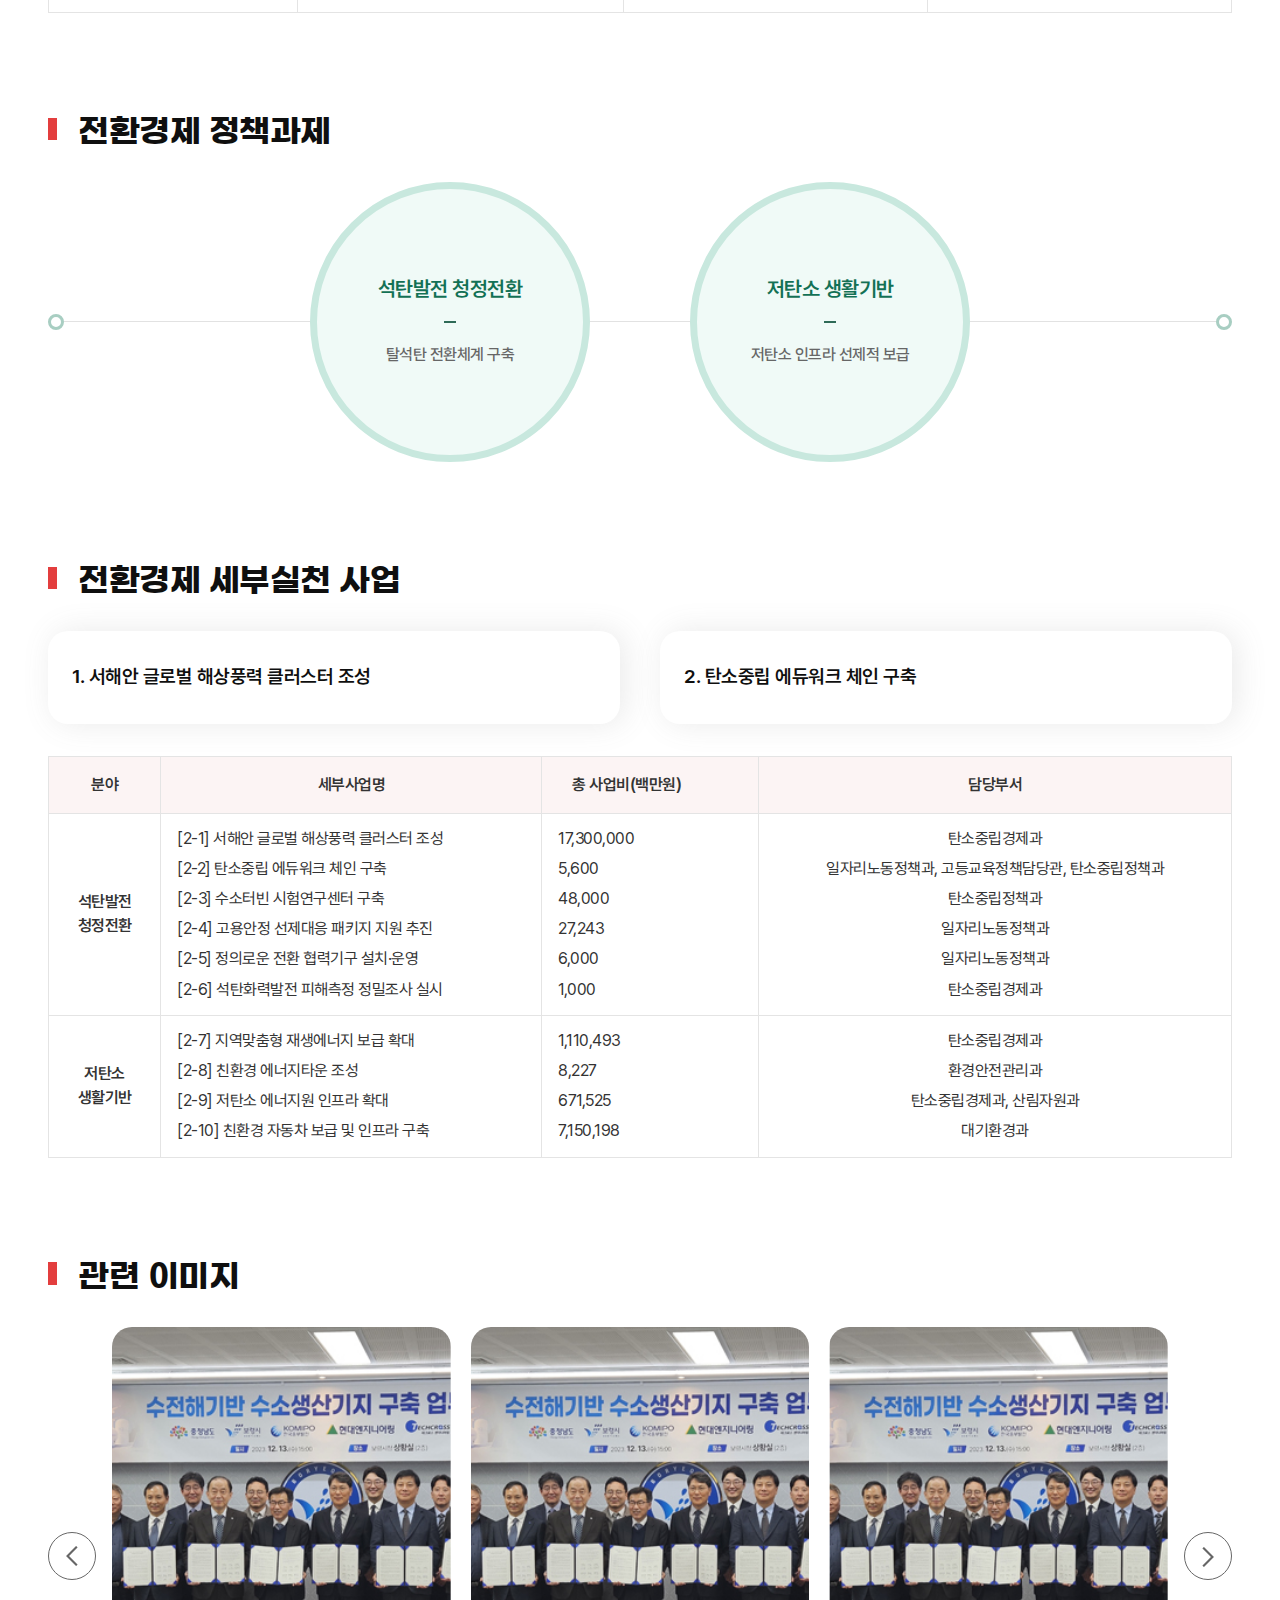
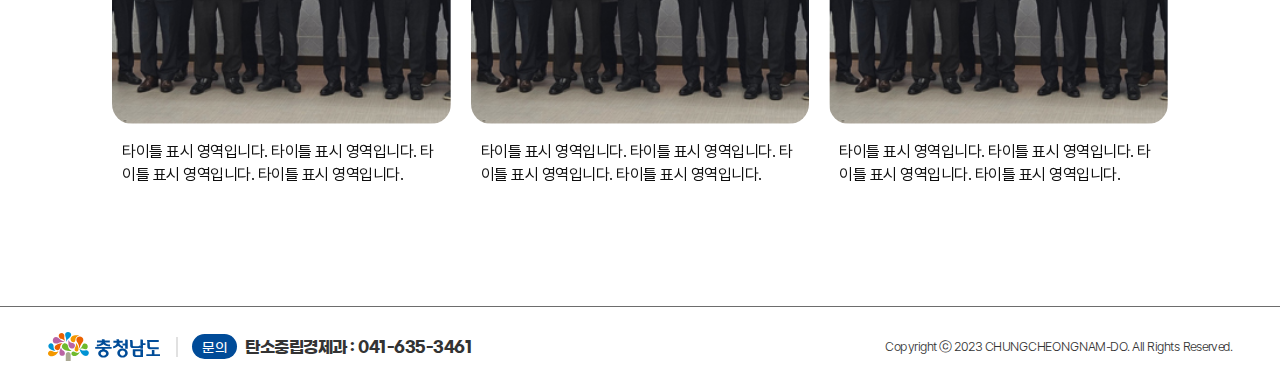
<file: sub/transitional.html>
<!DOCTYPE html>
<html lang="en">
<head>
  <meta charset="UTF-8">
  <meta name="viewport" content="width=device-width, initial-scale=1.0">
  <title>탄소중립경제 특별도</title>

  <!-- src > css, js 연결 -->
  <link rel="stylesheet" href="../src/plugin/swiper/swiper-bundle.min.css">
  <link rel="stylesheet" href="../src/css/fonts.css">
  <link rel="stylesheet" href="../src/css/common.css">
  <link rel="stylesheet" href="../src/css/normal.css">
  <link rel="stylesheet" href="../src/css/responsive.css">

  <script src="../src/js/jquery-3.7.0.min.js" defer></script>
  <script src="../src/plugin/prefixfree.min.js" defer></script>
  <script src="../src/plugin/matchheight/jquery.matchHeight.js" defer></script>
  <script src="../src/plugin/swiper/swiper-bundle.min.js" defer></script>
  <script src="../src/js/normal.js" type="module" defer></script>
</head>
<body>
  <!-- header { -->
  <div class="header">
    <div class="container">
      <div class="inner">
        <h1 class="hd-logo">
          <a href="/">
            <img src="../src/img/logo.png" alt="충남도청 탄소중립경제 특별도">
          </a>
        </h1>
        <nav class="gnb">
          <ul class="dp1">
            <li>
              <a href="./future.html">미래경제</a>
            </li>
            <li>
              <a href="./transitional.html">전환경제</a>
            </li>
            <li>
              <a href="./circular.html">순환경제</a>
            </li>
            <li>
              <a href="./living.html">생활경제</a>
            </li>
            <li>
              <a href="./countryHub.html">탄소중립국가허브</a>
            </li>
            <li>
              <a href="./newsList.html">주요소식</a>
              <ul class="round10 dp2">
                <li>
                  <a href="./newsList.html">새소식</a>
                </li>
                <li>
                  <a href="./galleryList.html">갤러리</a>
                </li>
              </ul>
            </li>
          </ul>
        </nav>
        <button type="button" class="btn header-ham">
          <span></span>
        </button>
      </div>
    </div>
  </div>
  <!-- } header -->

  <!-- contents { -->
  <div id="transitional" class="contents sub">
    <div class="sub-visual">
      <div class="container">
        <div class="round40 inner">
          <div class="wrapper">
            <div class="comp">
              <div class="comp-in">
                <h2 class="f_gmarket sub-page__title">전환경제</h2>
                <p class="sub-page__stitle">에너지 전환</p>
              </div>
            </div>
          </div>
        </div>
      </div>
    </div>

    <div class="sub-contents">
      <div class="sb-section">
        <div class="container">
          <div class="wrapper">
            <div class="inner">
              <div class="sb-title__box">
                <h3 class="f_gmarket sb-title">배경 및 필요성</h3>
              </div>
              <div class="sb-ct__box">
                <div class="sb-ct__inner sb-text__box">
                  <div class="sb-text__wr">
                    <p class="sb-text1 mark">1. 충남은 전국에서 가장 많은 온실가스를 배출하고 있으며 가장 많은 석탄화력발전소가 입지(전국 59기중 29기)</p>
                  </div>
                  <div class="sb-text__wr indent1 mt1">
                    <p class="sb-text2 mark">- 2020년 기준 전국 온실가스 배출량 656.2백만톤CO2eq 중 충남 배출량은 141.9백만톤CO2eq으로 1위(21.6%)</p>
                    <p class="sb-text2 mark">- 도내 온실가스 배출량 중 석탄화력발전소 배출 온실가스는 62%</p>
                  </div>
                  <div class="sb-text__wr indent1 mt2">
                    <p class="sb-text3 mark">지속가능한 탄소중립 실현을 위해 석탄화력발전소를 대체할 친환경 에너지원 개발 시급</p>
                  </div>
                </div>
                <div class="sb-ct__inner bd sb-text__box">
                  <div class="sb-text__wr">
                    <p class="sb-text1 mark">2. 정부계획에 따라 오랜기간 지역의 기간산업으로 자리잡은 석탄화력발전소가 폐지될 경우 지역경제 크나큰 타격 불가피</p>
                  </div>
                  <div class="sb-text__wr indent1 mt2">
                    <p class="sb-text3 mark">지역경제 활력 회복 및 일자리 감소 등에 대한 대응책 마련 병행 필요</p>
                  </div>
                </div>
              </div>
            </div>
          </div>
        </div>
      </div>
      <div class="sb-section">
        <div class="container">
          <div class="wrapper">
            <div class="inner">
              <div class="sb-title__box">
                <h3 class="f_gmarket sb-title">정책방향</h3>
              </div>
              <div class="sb-ct__box">
                <div class="sb-ct__inner sb-text__box round20 gray">
                  <div class="sb-text__wr">
                    <p class="sb-text1 mark">※ 현재의 발전량을 확대하는 방향으로 청정에너지 전환 실현</p>
                    <p class="sb-text1 mark">※ 에너지전환과 그 제반과정에서의 경제 체질 개선</p>
                  </div>
                  <div class="sb-text__wr indent1 mt1">
                    <p class="sb-text2 mark">① 탈석탄에 따른 대체에너지 인프라 구축</p>
                    <p class="sb-text2 mark">② 정의로운 일자리 전환 기반 조성 등을 통한 지역경제 안정화</p>
                    <p class="sb-text2 mark">③ 기존 에너지체계의 저탄소·고효율화</p>
                  </div>
                </div>
              </div>
            </div>
          </div>
        </div>
      </div>
      <div class="sb-section">
        <div class="container">
          <div class="wrapper">
            <div class="inner">
              <div class="sb-title__box">
                <h3 class="f_gmarket sb-title">단계적 추진 목표</h3>
              </div>
              <div class="sb-ct__box">
                <div class="sb-ct__inner table_wr">
                  <div class="table_box">
                    <p class="mobile_text">← 좌,우로 슬라이드 →</p>
                    <table>
                      <caption>전환경제 단계적 추진 목표의 기반확보, 구조전환, 성과확산 내용의 정보를 제공합니다.</caption>
                      <tbody>
                        <tr>
                          <td rowspan="2" class="rowTd">
                            <p class="center text">
                              청정에너지 기술실증 선도<br/>(에너지 전환)
                            </p>
                          </td>
                          <th>기반확보 (’23~’26)</th>
                          <th>구조전환 (’27~’31)</th>
                          <th>성과확산 (’32~’45)</th>
                        </tr>
                        <tr>
                          <td class="pt pb">
                            <p class="left text">
                              ‣ 수소발전 전환 실증시범 사업<br/>
                              ‣ 해상풍력 집적단지 조성 기반 구축
                            </p>
                          </td>
                          <td class="pt pb">
                            <p class="left text">
                              ‣ 수소발전 전환 실증사업 확대<br/>
                              ‣ 글로벌 해상풍력 집적단지 조성
                            </p>
                          </td>
                          <td class="pt pb">
                            <p class="left text">
                              ‣ 수소발전소 조성 및 상용화<br/>
                              ‣ 글로벌 해상풍력 클러스터 완성
                            </p>
                          </td>
                        </tr>
                      </tbody>
                    </table>
                  </div>
                </div>
              </div>
            </div>
          </div>
        </div>
      </div>
      <div class="sb-section">
        <div class="container">
          <div class="wrapper">
            <div class="inner">
              <div class="sb-title__box">
                <h3 class="f_gmarket sb-title">전환경제 정책과제</h3>
              </div>
              <div class="sb-ct__box">
                <div class="sb-ct__inner sb-circle__box child2">
                  <span class="line"></span>
                  <div class="round-per50 sb-circle">
                    <div class="comp">
                      <p class="t1">석탄발전 청정전환</p>
                      <p class="t2">탈석탄 전환체계 구축</p>
                    </div>
                  </div>
                  <div class="round-per50 sb-circle">
                    <div class="comp">
                      <p class="t1">저탄소 생활기반</p>
                      <p class="t2">저탄소 인프라 선제적 보급</p>
                    </div>
                  </div>
                </div>
              </div>
            </div>
          </div>
        </div>
      </div>
      <div class="sb-section">
        <div class="container">
          <div class="wrapper">
            <div class="inner">
              <div class="sb-title__box">
                <h3 class="f_gmarket sb-title">전환경제 세부실천 사업</h3>
              </div>
              <div class="sb-ct__box">
                <div class="sb-ct__inner sb-text__box bsArea">
                  <div class="round20 bsArea__box">1. 서해안 글로벌 해상풍력 클러스터 조성</div>
                  <div class="round20 bsArea__box">2. 탄소중립 에듀워크 체인 구축</div>
                </div>
                <div class="sb-ct__inner table_wr">
                  <div class="table_box">
                    <p class="mobile_text">← 좌,우로 슬라이드 →</p>
                    <table>
                      <caption>전환경제 세부실천 사업의 분야, 세부사업명, 총사업비, 담당부서 내용의 정보를 제공합니다.</caption>
                      <thead>
                        <tr>
                          <th>분야</th>
                          <th>세부사업명</th>
                          <th class="left">총 사업비(백만원)</th>
                          <th>담당부서</th>
                        </tr>
                      </thead>
                      <tbody>
                        <tr>
                          <td rowspan="6">
                            <p class="center text pt17 bold">석탄발전<br/>청정전환</p>
                          </td>
                          <td class="pt">
                            <p class="left text">[2-1] 서해안 글로벌 해상풍력 클러스터 조성</p>
                          </td>
                          <td class="pt">
                            <p class="left text">17,300,000</p>
                          </td>
                          <td class="pt">
                            <p class="center text">탄소중립경제과</p>
                          </td>
                        </tr>
                        <tr>
                          <td>
                            <p class="left text">[2-2] 탄소중립 에듀워크 체인 구축</p>
                          </td>
                          <td>
                            <p class="left text">5,600</p>
                          </td>
                          <td>
                            <p class="center text">일자리노동정책과, 고등교육정책담당관, 탄소중립정책과</p>
                          </td>
                        </tr>
                        <tr>
                          <td>
                            <p class="left text">[2-3] 수소터빈 시험연구센터 구축</p>
                          </td>
                          <td>
                            <p class="left text">48,000</p>
                          </td>
                          <td>
                            <p class="center text">탄소중립정책과</p>
                          </td>
                        </tr>
                        <tr>
                          <td>
                            <p class="left text">[2-4] 고용안정 선제대응 패키지 지원 추진</p>
                          </td>
                          <td>
                            <p class="left text">27,243</p>
                          </td>
                          <td>
                            <p class="center text">일자리노동정책과</p>
                          </td>
                        </tr>
                        <tr>
                          <td>
                            <p class="left text">[2-5] 정의로운 전환 협력기구 설치·운영</p>
                          </td>
                          <td>
                            <p class="left text">6,000</p>
                          </td>
                          <td>
                            <p class="center text">일자리노동정책과</p>
                          </td>
                        </tr>
                        <tr>
                          <td class="pb">
                            <p class="left text">[2-6] 석탄화력발전 피해측정 정밀조사 실시</p>
                          </td>
                          <td class="pb">
                            <p class="left text">1,000</p>
                          </td>
                          <td class="pb">
                            <p class="center text">탄소중립경제과</p>
                          </td>
                        </tr>
                      </tbody>
                      <tbody>
                        <tr>
                          <td rowspan="4">
                            <p class="center text pt17 bold">저탄소<br/>생활기반</p>
                          </td>
                          <td class="pt">
                            <p class="left text">[2-7] 지역맞춤형 재생에너지 보급 확대</p>
                          </td>
                          <td class="pt">
                            <p class="left text">1,110,493</p>
                          </td>
                          <td class="pt">
                            <p class="center text">탄소중립경제과</p>
                          </td>
                        </tr>
                        <tr>
                          <td>
                            <p class="left text">[2-8] 친환경 에너지타운 조성</p>
                          </td>
                          <td>
                            <p class="left text">8,227</p>
                          </td>
                          <td>
                            <p class="center text">환경안전관리과</p>
                          </td>
                        </tr>
                        <tr>
                          <td>
                            <p class="left text">[2-9] 저탄소 에너지원 인프라 확대</p>
                          </td>
                          <td>
                            <p class="left text">671,525</p>
                          </td>
                          <td>
                            <p class="center text">탄소중립경제과, 산림자원과</p>
                          </td>
                        </tr>
                        <tr>
                          <td class="pb">
                            <p class="left text">[2-10] 친환경 자동차 보급 및 인프라 구축</p>
                          </td>
                          <td class="pb">
                            <p class="left text">7,150,198</p>
                          </td>
                          <td class="pb">
                            <p class="center text">대기환경과</p>
                          </td>
                        </tr>
                      </tbody>
                    </table>
                  </div>
                </div>
              </div>
            </div>
          </div>
        </div>
      </div>
      <div class="sb-section">
        <div class="container">
          <div class="wrapper">
            <div class="inner">
              <div class="sb-title__box">
                <h3 class="f_gmarket sb-title">관련 이미지</h3>
              </div>
              <div class="sb-ct__box">
                <div class="sb-ct__inner rel_img_slide_wrap">
                  <div class="rel_img_slide_btn_box">
                    <div class="prev"></div>
                    <div class="next"></div>
                  </div>
                  <div class="rel_img_sl">
                    <div class="swiper-container">
                      <div class="swiper-wrapper">
                        <!-- item { -->
                        <a href="" class="swiper-slide rel_img_sl_item">
                          <div class="img_wr">
                            <img src="../src/img/rel-img-sl-item01.jpg" alt="관련 이미지 썸네일">
                          </div>
                          <div class="txt_wr">
                            <p class="title">타이틀 표시 영역입니다. 타이틀 표시 영역입니다. 타이틀 표시 영역입니다. 타이틀 표시 영역입니다.</p>
                          </div>
                        </a>
                        <!-- } item -->
                        <!-- item { -->
                        <a href="" class="swiper-slide rel_img_sl_item">
                          <div class="img_wr">
                            <img src="../src/img/rel-img-sl-item01.jpg" alt="관련 이미지 썸네일">
                          </div>
                          <div class="txt_wr">
                            <p class="title">타이틀 표시 영역입니다. 타이틀 표시 영역입니다. 타이틀 표시 영역입니다. 타이틀 표시 영역입니다.</p>
                          </div>
                        </a>
                        <!-- } item -->
                        <!-- item { -->
                        <a href="" class="swiper-slide rel_img_sl_item">
                          <div class="img_wr">
                            <img src="../src/img/rel-img-sl-item01.jpg" alt="관련 이미지 썸네일">
                          </div>
                          <div class="txt_wr">
                            <p class="title">타이틀 표시 영역입니다. 타이틀 표시 영역입니다. 타이틀 표시 영역입니다. 타이틀 표시 영역입니다.</p>
                          </div>
                        </a>
                        <!-- } item -->
                        <!-- item { -->
                        <a href="" class="swiper-slide rel_img_sl_item">
                          <div class="img_wr">
                            <img src="../src/img/rel-img-sl-item01.jpg" alt="관련 이미지 썸네일">
                          </div>
                          <div class="txt_wr">
                            <p class="title">타이틀 표시 영역입니다. 타이틀 표시 영역입니다. 타이틀 표시 영역입니다. 타이틀 표시 영역입니다.</p>
                          </div>
                        </a>
                        <!-- } item -->
                        <!-- item { -->
                        <a href="" class="swiper-slide rel_img_sl_item">
                          <div class="img_wr">
                            <img src="../src/img/rel-img-sl-item01.jpg" alt="관련 이미지 썸네일">
                          </div>
                          <div class="txt_wr">
                            <p class="title">타이틀 표시 영역입니다. 타이틀 표시 영역입니다. 타이틀 표시 영역입니다. 타이틀 표시 영역입니다.</p>
                          </div>
                        </a>
                        <!-- } item -->
                      </div>
                    </div>
                  </div>
                </div>
              </div>
            </div>
          </div>
        </div>
      </div>
    </div>
  </div>
  <!-- } contents -->

  <!-- footer { -->
  <div class="footer">
    <div class="container">
      <div class="wrapper">
        <div class="inner">
          <div class="ft-info">
            <a href="http://www.chungnam.go.kr/main.do" target="_blank" class="cn-logo">
              <img src="../src/img/chungnam-logo.svg" alt="충청남도청 홈페이지 바로가기">
            </a>
            <p class="contact">
              <span class="f_gmarket round t1">문의</span>
              <b class="f_gmarket t2">탄소중립경제과 : </b>
              <span class="f_gmarket t3">041-635-3461</span>
            </p>
          </div>
          <p class="copyright">Copyright ⓒ 2023 CHUNGCHEONGNAM-DO. All Rights Reserved.</p>
        </div>
      </div>
    </div>
  </div>
  <!-- } footer -->
</body>
</html>
</file>
<file: src/css/fonts.css>
/*Pretendard*/
@font-face {
  font-family: 'Pretendard';
  font-style: normal;
  font-weight: 100;
  font-display: swap;
  src: url('../fonts/Pretendard-Thin.woff') format('woff'), url('../fonts/Pretendard-Thin.woff2') format('woff2');
}

@font-face {
  font-family: 'Pretendard';
  font-style: normal;
  font-weight: 200;
  font-display: swap;
  src: url('../fonts/Pretendard-ExtraLight.woff') format('woff'), url('../fonts/Pretendard-ExtraLight.woff2') format('woff2');
}

@font-face {
  font-family: 'Pretendard';
  font-style: normal;
  font-weight: 300;
  font-display: swap;
  src: url('../fonts/Pretendard-Light.woff') format('woff'), url('../fonts/Pretendard-Light.woff2') format('woff2');
}

@font-face {
  font-family: 'Pretendard';
  font-style: normal;
  font-weight: 400;
  font-display: swap;
  src: url('../fonts/Pretendard-Regular.woff') format('woff'), url('../fonts/Pretendard-Regular.woff2') format('woff2');
}

@font-face {
  font-family: 'Pretendard';
  font-style: normal;
  font-weight: 500;
  font-display: swap;
  src: url('../fonts/Pretendard-Medium.woff') format('woff'), url('../fonts/Pretendard-Medium.woff2') format('woff2');
}

@font-face {
  font-family: 'Pretendard';
  font-style: normal;
  font-weight: 600;
  font-display: swap;
  src: url('../fonts/Pretendard-SemiBold.woff') format('woff'), url('../fonts/Pretendard-SemiBold.woff2') format('woff2');
}

@font-face {
  font-family: 'Pretendard';
  font-style: normal;
  font-weight: 700;
  font-display: swap;
  src: url('../fonts/Pretendard-Bold.woff') format('woff'), url('../fonts/Pretendard-Bold.woff2') format('woff2');
}

@font-face {
  font-family: 'Pretendard';
  font-style: normal;
  font-weight: 800;
  font-display: swap;
  src: url('../fonts/Pretendard-ExtraBold.woff') format('woff'), url('../fonts/Pretendard-ExtraBold.woff2') format('woff2');
}

@font-face {
  font-family: 'Pretendard';
  font-style: normal;
  font-weight: 900;
  font-display: swap;
  src: url('../fonts/Pretendard-Black.woff') format('woff'), url('../fonts/Pretendard-Black.woff2') format('woff2');
}

/* Gmarket Sans */
@font-face {
  font-family: 'Gmarket Sans';
  font-style: normal;
  font-weight: 300;
  font-display: swap;
  src: url('../fonts/GmarketSansTTFLight.woff') format('woff'), url('../fonts/GmarketSansTTFLight.woff2') format('woff2');
}

@font-face {
  font-family: 'Gmarket Sans';
  font-style: normal;
  font-weight: 500;
  font-display: swap;
  src: url('../fonts/GmarketSansTTFMedium.woff') format('woff'), url('../fonts/GmarketSansTTFMedium.woff2') format('woff2');
}

@font-face {
  font-family: 'Gmarket Sans';
  font-style: normal;
  font-weight: 700;
  font-display: swap;
  src: url('../fonts/GmarketSansTTFBold.woff') format('woff'), url('../fonts/GmarketSansTTFBold.woff2') format('woff2');
}

/* Jalnan Gothic */
@font-face {
  font-family: 'JalnanGothic';
  font-weight: normal;
  font-style: normal;
  src: url('../fonts/GmarketSansTTFBold.woff') format('woff'), url('../fonts/GmarketSansTTFBold.woff2') format('woff2');
}

/* Jalnan */
@font-face {
  font-family: 'Jalnan';
  font-weight: normal;
  font-style: normal;
  src: url('../fonts/Jalnan2TTF.woff') format('woff');
}
</file>
<file: src/css/normal.css>
.header {position: fixed; top: 0; left: 0; z-index: 500; width: 100%; background-color: var(--color-white);}
.header .inner {display: flex; height: 5.625rem;}

.hd-logo > a {display: block; height: 100%;}

.gnb {margin-left: 6.25rem; text-align: center;}
.gnb .dp1 {display: flex; height: 100%;}
.gnb .dp1 > li {position: relative;}
.gnb .dp1 > li > a {display: flex; align-items: center; height: 100%; padding: 0 2.812rem; font-size: 1.25rem; font-weight: 500; color: var(--color-black);}
.gnb .dp2 {display: none; position: absolute; top: 4.125rem; left: 50%; transform: translateX(-50%); width: 100%; padding: 0.65rem 0; background-color: var(--color-main);}
.gnb .dp2 > li > a {display: block; padding: 5px 0; font-size: 1.125rem; font-weight: 500; color: #fff;}

.header-ham {display: none;}

/* footer */
.footer {border-top: 1px solid #6d6d6d;}
.footer .inner {display: flex; align-items: center; justify-content: space-between; height: 6.563rem;}
.ft-info {display: flex; align-items: center;}
.ft-info .cn-logo {display: block; width: 9.375rem;}
.ft-info .contact {position: relative; margin-left: 2.5rem; font-size: 0;}
.ft-info .contact:before {content: ""; display: block; position: absolute; top: 50%; left: -1.25rem; height: 1.25rem; margin-top: -0.625rem; border-left: 2px solid #e1e1e1;}
.ft-info .contact .t1 {display: inline-block; margin-right: 0.5rem; padding: 0.3rem 0.625rem 0.08rem; font-size: 1rem; font-weight: 500; color: var(--color-white); background-color: #004b98; text-align: center;}
.ft-info .contact .t2 {font-size: 1.25rem; font-weight: 700; color: #333;}
.ft-info .contact .t3 {font-size: 1.125rem; font-weight: 700; color: #333;}
.copyright {font-size: 1rem; font-weight: 300; color: #333;}

/* contents */
.contents {margin-top: 90px;}

/* main */
.main-visual .swiper-slide {position: relative; height: calc(100vh - 7rem);}
.main-visual .swiper-slide.slide1 {background: url('../img/main-vs1_bg.jpg') no-repeat center/cover;}
.main-visual .slide-contents {position: absolute; top: 50%; left: 50%; z-index: 10; transform: translate(-50%, -50%); width: 100%; padding: 0 3.125rem; text-align: center;}
.main-visual .slide-contents .t1 {display: inline-block; position: relative; max-width: 100%; margin: 0 auto 2.5rem; padding: 1.125rem 1.875rem 0.7rem; font-size: 1.875rem; color: var(--color-white); background-color: #c31818; line-height: normal;}
.main-visual .slide-contents .t1:after {content: ""; display: block; position: absolute; bottom: 0.4rem; right: -0.8rem; width: 1.813rem; height: 1.313rem; background: url('../img/chat-poly.png') no-repeat center/contain;}
.main-visual .slide-contents .t2 {position: relative; max-width: 100%; margin: 0 auto; font-size: 5rem; color: #026129; line-height: 1;}
.main-visual .slide-contents .t2:after {content: attr(data-shadow-text); position: absolute; top: 0; left: 0; z-index: -1; color: #fff; -webkit-text-stroke: 20px;}
.main-visual .slide-contents .t3 {position: relative; max-width: 100%; margin: 2.5rem auto 0; font-size: 1.5rem; font-weight: 500; color: #063218; line-height: 1.415;}

.main-visual .slide1 .slide-contents {margin-top: -6%;}
.main-visual .slide1 .slide-contents .t1 {display: inline-block;}
.main-visual .slide1 .slide-contents .t2 {display: inline-block;}
.main-visual .slide1 .slide-contents .t2:before {content: ""; display: block; position: absolute; top: -7.5rem; left: -6rem; z-index: -2; width: 9.125rem; height: 9.75rem; background: url('../img/main-vs1_t1_symbol.png') no-repeat center/contain;}
.main-visual .slide1 .slide-contents .t3 {width: 31.25rem;}

.main-visual .scroll-info {display: block; position: absolute; bottom: 0; right: 0; z-index: 20; width: 18.687rem; height: 7.562rem; background: url('../img/main-vs_mask.png') no-repeat bottom right/contain;}
.main-visual .scroll-info .comp {display: block; position: absolute; bottom: 0; right: 0; z-index: 30; width: 100%; padding-right: 0.625rem; font-size: 0; text-align: right; line-height: 5.625rem;}
.main-visual .scroll-info .comp .text {display: inline-block; font-size: 1.25rem; font-weight: 500; color: var(--color-black); vertical-align: middle;}
.main-visual .scroll-info .comp .icon {display: inline-block; width: 4rem; height: 4rem; margin-left: 1.5rem; border-radius: 50%; background: url('../img/arrow-down-white1.svg') no-repeat center/1.25rem auto, var(--color-main); vertical-align: middle;}

.main_section {padding: 5.9375rem 0 7.5rem;}
.main_title_box {padding-bottom: 0;}
.main_title_box .text01 {font-weight: 500; line-height: 1.32; font-size: 3.125rem;}
.main_title_box .text01 b {font-weight: 700;}

.main_banner_wrap {margin: -30px;}
.main_banner_box {padding: 30px;}
.main_banner_item {border-radius: 1.875rem; display: block; position: relative; overflow: hidden; font-size: 0;}
.main_banner_bg {position: relative; height: 0; padding-bottom: 35.157%;}
.main_banner_bg img {position: absolute; top: 50%; left: 50%; transform: translate(-50%,-50%); width: 100%;}

.main_banner_item.item01 {padding-top: 2.75rem;}
.main_banner_item.item01 .main_banner_bg {overflow: hidden; border-radius: 1.875rem;}
.main_banner_item.item01 .banner-person-img {position: absolute; bottom: 0; right: 0; z-index: 1;}

.main_banner_text {font-weight: 700; font-size: 3.5rem; line-height: 1.17; color: #fff;}
.main_banner_text .green {font-size: 4.25rem; color: #57e5bb;}
.main_banner_item.item01 .main_banner_text {position: absolute; top: 8rem; left: 4.1875rem; z-index: 2;}
.main_banner_item.item02 .main_banner_text {position: absolute; top: 47%; left: 50%; transform: translate(-50%,-50%); max-width: 100%;  font-size: 3.75rem; color: #fff; line-height: 1; white-space: nowrap;}
.main_banner_item.item02 .main_banner_text:after {content: attr(data-shadow-text); position: absolute; top: 0; left: 0; z-index: -1; color: #0066d2; -webkit-text-stroke: 14px;}

.main_banner_item.item02 .main_banner_bg {width: 100%; height: 0; padding-bottom: 35.157%; background: url('../img/main-banner-bg02_1.jpg') no-repeat center/cover; font-size: 0;}

.main_banner_item.item03 .keyword_box {display: flex; gap: 0.375rem; align-items: center; justify-content: center; margin-bottom: 1.25rem;}
.main_banner_item.item03 .keyword {display: block; padding: 0.7rem 0.5625rem 0.425rem; border-radius: 62.4375rem; font-size: 1.125rem; font-weight: 500; color: #249663; text-align: center; line-height: 1; background-color: #fff;}
.main_banner_item.item03 .main_banner_text {position: absolute; top: 43%; left: 50%; transform: translate(-50%,-50%); line-height: 1.266; text-align: center;}
.main_banner_item.item03 .main_banner_text .t1 {font-size: 0; font-weight: 700; font-size: 3.75rem;}
.main_banner_item.item03 .main_banner_text .t2 {font-size: 1.625rem; font-weight: 500; display: block; padding-top: 0.625rem;}

.main_banner_item .banner_btn {display: flex; align-items: center; justify-content: center; background-color: #7c7c7c; width: 4rem; height: 4rem; border-radius: 50%; position: absolute; bottom: 3.125rem; left: 4.375rem;}

.main_economy_wrap {font-size: 0; margin: -1.25rem; padding: 2.5rem 0;}
.main_economy_box {font-size: 1rem; display: inline-block; vertical-align: top; width: 50%; padding: 1.25rem;}
.main_economy_item {box-shadow: 0.625rem 0 1.875rem rgba(0,0,0,0.15); display: block; border-radius: 1.875rem; width: 100%; height: 34.375rem; padding: 3.125rem 3.4375rem;}
.main_economy_item.item01 {background: url('../img/main-economy-item01.png') no-repeat center/cover;}
.main_economy_item.item02 {background: url('../img/main-economy-item02.png') no-repeat center/cover;}
.main_economy_item.item03 {background: url('../img/main-economy-item03.png') no-repeat center/cover;}
.main_economy_item.item04 {background: url('../img/main-economy-item04.png') no-repeat center/cover;}

.main_economy_item .keyword_box {display: flex; gap: 0.375rem; margin-bottom: 1.25rem;}
.main_economy_item .keyword {display: block; padding: 0.7rem 0.5625rem 0.425rem; border-radius: 62.4375rem; font-size: 1.125rem; font-weight: 500; color: #fff; text-align: center; line-height: 1;}

.main_economy_item.item01 .keyword {background-color: #303c98;}
.main_economy_item.item02 .keyword {background-color: #7d2020;}
.main_economy_item.item03 .keyword {background-color: #264c17;}
.main_economy_item.item04 .keyword {background-color: #4e2161;}

.main_economy_item .text_box {}
.main_economy_item .text_box .text01 {font-weight: 700; font-size: 3.125rem; line-height: 1.26;}
.main_economy_item .text_box .text02 {font-weight: 500; font-size: 1.625rem; margin-top: 0.3rem;}

.main_economy_item.item01 {background-color: #f0f6ff;}
.main_economy_item.item02 {background-color: #f7f2ed;}
.main_economy_item.item03 {background-color: #f3fdef;}
.main_economy_item.item04 {background-color: #fbf4fe;}
.main_economy_item.item01 .text_box {color: #303c98;}
.main_economy_item.item02 .text_box {color: #7d2020;}
.main_economy_item.item03 .text_box {color: #264c17;}
.main_economy_item.item04 .text_box {color: #4e2161;}

/* sub */
.sub-contents {padding-top: 6.25rem; padding-bottom: 7.5rem;}

.sub-visual {}
.sub-visual .inner {overflow: hidden; height: 31.25rem; background-color: #f9f9f9;}
.sub-visual .wrapper {height: 100%;}
.sub-visual .comp {display: flex; flex-flow: column wrap; align-content: flex-start; justify-content: center; height: 100%;}
.sub-visual .comp-in {}
.sub-page__title {font-size: 5rem; font-weight: 700; color: #175430; line-height: normal;}
.sub-page__stitle {margin-top: 0.75rem; font-size: 2rem; font-weight: 700; color: #175430; line-height: normal;}
.white .sub-page__title {color: #fff;}
.white .sub-page__stitle {color: #fff;}

#future .sub-visual .inner{background: url('../img/sub-vs_bg_future.jpg') no-repeat center/cover, #fff;}
#future .sub-page__title,
#future .sub-page__stitle {color: #2c3256;}
#transitional .sub-visual .inner{background: url('../img/sub-vs_bg_transitional.jpg') no-repeat center/cover, #fff;}
#transitional .sub-page__title,
#transitional .sub-page__stitle {color: #132f54;}
#circular .sub-visual .inner{background: url('../img/sub-vs_bg_circular.jpg') no-repeat center/cover, #fff;}
#circular .sub-page__title,
#circular .sub-page__stitle {color: #175430;}
#living .sub-visual .inner{background: url('../img/sub-vs_bg_living.jpg') no-repeat center/cover, #fff;}
#living .sub-page__title,
#living .sub-page__stitle {color: #fff;}
#countryHub .sub-visual .inner{background: url('../img/sub-vs_bg_countryHub.jpg') no-repeat center/cover, #fff;}
#summary .sub-visual .inner{background: url('../img/sub-vs_bg_summary.jpg') no-repeat center/cover, #fff;}
#newsList .sub-visual .inner {height: auto; padding: 5.625rem 0 3.125rem; background: none;}
#newsView .sub-visual .inner {height: auto; padding: 5.625rem 0 3.125rem; background: none;}
#galleryList .sub-visual .inner {height: auto; padding: 5.625rem 0 3.125rem; background: none;}
#galleryView .sub-visual .inner {height: auto; padding: 5.625rem 0 3.125rem; background: none;}
#newsList .sub-visual .comp {padding-left: 0;}
#newsView .sub-visual .comp {padding-left: 0;}
#galleryList .sub-visual .comp {padding-left: 0;}
#galleryView .sub-visual .comp {padding-left: 0;}

#newsList .sub-page__title,
#newsList .sub-page__stitle,
#newsView .sub-page__title,
#newsView .sub-page__stitle,
#galleryList .sub-page__title,
#galleryList .sub-page__stitle,
#galleryView .sub-page__title,
#galleryView .sub-page__stitle {color: var(--color-black);}

#newsList .sub-contents,
#newsView .sub-contents,
#galleryList .sub-contents,
#galleryView .sub-contents {padding-top: 0;}




.sb-section:not(:first-child) {margin-top: 6.25rem;}

.sb-title__box {}
.sb-title__box .sb-title {position: relative; padding-left: 1.875rem; font-size: 2.5rem; font-weight: 700; color: var(--color-black); line-height: normal;}
.sb-title__box .sb-title:before {content: ""; display: block; position: absolute; top: 0.3rem; left: 0; width: 0.56rem; height: 1.75rem; background-color: #e33e3e;}

.sb-ct__box {margin-top: 3.3rem;}
.sb-ct__inner:not(:first-child) {margin-top: 2.5rem;}
.sb-ct__inner.bd {padding-top: 2.5rem; border-top: 1px dashed #d5d5d5;}
.sb-text__box {}
.sb-text__box.gray {padding: 2.5rem; background-color: #f7f7f7;}
.sb-text__box.bsArea {display: flex; flex-flow: row wrap; gap: 1rem 2.5rem;}
.bsArea__box {width: calc(100% / 2 - 2.5rem / 2); padding: 2rem 0.625rem 2rem 2.5rem; font-size: 1.5rem; font-weight: 600; color: var(--color-black); box-shadow: 5px 0 30px rgba(115,115,115,0.15);}

.sb-text__wr.indent1 {padding-left: 1.25rem;}
.sb-text__wr.mt1 {margin-top: 0.56rem;}
.sb-text__wr.mt2 {margin-top: 1.12rem;}

.sb-text1 {font-size: 1.5rem; font-weight: 600; color: var(--color-black);}
.sb-text1.mark {padding-left: 1.25rem; text-indent: -1.25rem; line-height: 1.7;}
.sb-text2 {font-size: 1.125rem; font-weight: 500; color: var(--color-black); line-height: 1.7;}
.sb-text2.mark {padding-left: 0.75rem; text-indent: -0.75rem;}
.sb-text3 {font-size: 1.125rem; font-weight: 400; color: #279e7b;}
.sb-text3.mark {}
.sb-text3.mark:before {content: ""; display: inline-block; width: 1.125rem; height: 0.812rem; margin-right: 0.625rem; background: url('../img/arrow-sb-text3.svg') no-repeat center/contain;}

.color_gray {color: #999;}

.sb-circle__box {position: relative; display: flex; justify-content: center;}
.sb-circle__box.child2 {gap: 0 6.25rem;}
.sb-circle__box .line {position: absolute; top: 50%; left: 0; z-index: 1; width: 100%; border-top: 1px solid #e2e2e2; margin-top: -0.5px;}
.sb-circle__box .line:before {content: ""; display: block; position: absolute; top: 50%; left: 0; z-index: 2; width: 1rem; height: 1rem; margin-top: -0.5rem; border: 0.19rem solid #a8cec2; border-radius: 50%; background-color: #fff; box-sizing: border-box;}
.sb-circle__box .line:after {content: ""; display: block; position: absolute; top: 50%; right: 0; z-index: 2; width: 1rem; height: 1rem; margin-top: -0.5rem; border: 0.19rem solid #a8cec2; border-radius: 50%; background-color: #fff; box-sizing: border-box;}
.sb-circle {position: relative; z-index: 10; display: flex; flex-flow: column wrap; justify-content: center; align-items: center; align-content: center; width: 17.5rem; height: 17.5rem; padding: 0 1rem; border: 0.44rem solid #c8e8de; text-align: center; background-color: #f0faf7; box-sizing: border-box;}
.sb-circle .t1 {font-size: 1.75rem; font-weight: 600; color: #137155; line-height: normal;}
.sb-circle .t2 {font-size: 1.125rem; font-weight: 500; color: #666; line-height: 1.55;}
.sb-circle .t2:before {content: ""; display: block; width: 0.812rem; height: 2px; margin: 1.25rem auto; background-color: #2e6a57;}

.rel_img_slide_wrap {position: relative;}
.rel_img_slide_btn_box {position: absolute; top: 50%; left: 50%; transform: translate(-50%,-50%); display: flex; align-items: center; justify-content: space-between; width: 91.5rem;}
.rel_img_slide_btn_box .prev {display: flex; width: 62px; height: 62px; border-radius: 50%; border: 1px solid #666; background: url('../img/slide-prev.png') no-repeat center; cursor: pointer;}
.rel_img_slide_btn_box .next {display: flex; width: 62px; height: 62px; border-radius: 50%; border: 1px solid #666; background: url('../img/slide-next.png') no-repeat center; cursor: pointer;}
.rel_img_sl {overflow: hidden;}
.rel_img_sl_item {}
.rel_img_sl_item .img_wr {border-radius: 20px; overflow: hidden; position: relative; height: 0; padding-bottom: 117.242%;}
.rel_img_sl_item .img_wr img {position: absolute; top: 50%; left: 50%; transform: translate(-50%,-50%); width: 100%; height: 100%; object-fit: cover;}
.rel_img_sl_item .txt_wr {padding: 0 10px; padding-top: 16px;}
.rel_img_sl_item .txt_wr .title {font-weight: 400; font-size: 1.125rem; color: #0f0f0f; line-height: 1.444; overflow: hidden; text-overflow: ellipsis; display: -webkit-box; -webkit-line-clamp: 2; -webkit-box-orient: vertical; max-height: 2.888rem; word-break: break-all;}

/* table */
.table_wr {}
.table_box {}
.table_box .mobile_text {text-align: center; padding-bottom: 0.375rem; font-weight: 600; display: none;}
.table_box table {border: 1px solid #e4e4e4; width: 100%;}
.table_box table tbody {border-top: 1px solid #e4e4e4;}
.table_box table tr {}
.table_box table tr:last-child {border-bottom: none;}
.table_box table tr th {background-color: #fcf4f4; font-weight: 600; font-size: 1.125rem; border-right: 1px solid #e4e4e4; padding: 1rem 1.875rem; vertical-align: middle;}
.table_box table tr th:last-child {border-right: none;}
.table_box table tr td {font-weight: 400; padding: 0 1.875rem; vertical-align: top; font-weight: 400; font-size: 1.125rem; line-height: 1.888; border-right: 1px solid #e4e4e4; vertical-align: middle;}
.table_box table tr td.rowTd {vertical-align: middle;}
.table_box table tr td.rowTd .text {font-weight: 600; font-size: 1.125rem; line-height: 1.5;}
.table_box table tr td:last-child {border-right: none;}
.table_box table tr .left {text-align: left;}
.table_box table tr .center {text-align: center;}
.table_box table tr .text {font-weight: 400; font-size: 1.125rem; line-height: 1.888;}
.table_box table tr td.rowTd .text {font-weight: 600; font-size: 1.125rem;}
.table_box table tr .pt {padding-top: 0.625rem;}
.table_box table tr .pb {padding-bottom: 0.625rem;}
.table_box table tr .bold {font-weight: 600; line-height: 1.5;}

/* hover */
@media screen and (min-width: 1290px) {
  .gnb .dp1 > li:hover .dp2 {display: block;}
  .gnb .dp1 > li > a:hover {color: var(--color-main);}
  .gnb .dp2 > li > a:hover {text-decoration: underline;}
}

/* 텍스트형(보도자료) - 리스트 */
.board {}
.board-category {margin-bottom: 3.125rem;}
.board-category__ul {display: flex; flex-flow: row wrap; align-items: center; justify-content: flex-start; gap: 0.5rem;}
.board-category__ul .btn {display: block; padding: 0.375rem 1rem; border-radius: 0.5rem; font-size: 1.25rem; font-weight: 400; color: #888; background-color: #f2f2f2;}
.board-category__ul .active .btn {font-weight: 500; color: #fff; background-color: var(--color-main);}
.board_top {display: flex; align-items: flex-end; justify-content: space-between; padding-bottom: 1.25rem;}
.board_cnt_wrap {}
.board_cnt {font-weight: 400; font-size: 1.125rem; color: #0f0f0f;}
.board_cnt span {font-weight: 700; color: var(--color-main);}
.board_srch_wrap {}
.board_srch_bar {display: flex; align-items: center; justify-content: space-between; gap: 0 0.8125rem;}
.board_srch_bar select {width: 7.75rem; border: none; border-bottom: 1px solid #ccc; background: url('../img/icon-select.png') no-repeat center right 0.625rem; padding: 1.125rem 0.625rem; font-weight: 400; font-size: 1rem; color: #0f0f0f; appearance: none;}
.board_srch_input_wrap {width: 21.125rem; border-bottom: 1px solid #ccc; position: relative;}
.board_srch_input_wrap input[type=text] {font-weight: 400; font-size: 1rem; color: #0f0f0f; border: none; padding: 1.125rem 1.625rem 1.125rem 0.625rem; outline: none; width: 100%; background-color: transparent;}
.board_srch_input_wrap [type=submit] {border: none; background-color: transparent; position: absolute; top: 50%; right: 0.625rem; transform: translateY(-50%);}

.board_contents {}
.list {}
.list_head {display: flex; width: 100%; border-radius: 5px; background-color: #333; height: 60px; align-items: center;}
.list_head .th {font-weight: 400; font-size: 1.125rem; color: #fff; position: relative; text-align: center;}
.list_head .th:last-child::after {display: none;}
.list_head .th::after {content: ''; width: 1px; height: 17px; background-color: rgba(255,255,255,0.3); position: absolute; top: 50%; right: 0; transform: translateY(-50%);}

.list .td_num {width: 6.375rem;}
.list .td_subj {width: calc(100% - 33.9375rem);}
.list .td_depart {width: 11.125rem;}
.list .td_hits {width: 8rem;}
.list .td_file {width: 8.4375rem;}

.list_body {}
.list_body_item {display: flex; align-items: center; transition: .3s; border-bottom: 1px solid #dedede; padding: 1.913125rem 0;}
.list_body_item .td {text-align: center;}
.list_body_item .td.td_num {font-weight: 700; font-size: 1.25rem; color: #d9d9d9;}
.list_body_item .td.td_subj {text-align: left; padding: 0 1.5rem;}
.list_body_item .td.td_subj .td_date {font-weight: 500; font-size: 1rem; color: #bdbdbd; padding-bottom: 0.5rem; transition: .3s;}
.list_body_item .td.td_subj .td_title {font-weight: 400; font-size: 1.125rem; color: #0f0f0f; transition: .3s;}
.list_body_item .td.td_depart {font-weight: 300; font-size: 1.125rem; color: #666; transition: .3s;}
.list_body_item .td.td_hits {font-weight: 300; font-size: 1.125rem; color: #666; transition: .3s;}
.list_body_item .td.td_file {text-align: center;}
.list_body_item .td.td_file .icon {display: flex; width: 2.875rem; height: 2.875rem; border: 1px solid #d9d9d9; align-items: center; justify-content: center; border-radius: 50%; margin: 0 auto; transition: .3s;}
.list_body_item .td.td_file .td_file_icon {}
.list_body_item .td.td_file .td_baro_icon {width: 2rem; height: 2rem; border: 2px solid var(--color-main); display: none;}
.list_body_item .td.td_file .td_baro_icon img {width: 0.625rem;}

.dp-cate {margin-right: 0.3125rem; vertical-align: top;}

.list_body_item:hover {background-color: #f8f8f8; border-radius: 10px; border-bottom: 1px solid transparent; box-shadow: 2px 0 12px rgba(0,0,0,0.04);}
.list_body_item:hover .td_subj .td_date {color: var(--color-main);}
.list_body_item:hover .td_subj .td_title {font-weight: 600; color: var(--color-main);}
.list_body_item:hover .td_depart {color: var(--color-main);}
.list_body_item:hover .td_hits {color: var(--color-main);}
.list_body_item:hover .icon.td_file_icon {display: none;}
.list_body_item:hover .icon.td_baro_icon {display: flex;}

.pagination {padding-top: 2.5rem;}
.pagi_ul {display: flex; align-items: center; justify-content: center;}
.pagi_ul li {padding: 0 0.8125rem;}
.pagi_ul li a {display: block; font-weight: 400; font-size: 1.125rem; color: #bdbdbd; transition: .3s;}
.pagi_ul li a:hover {color: #0f0f0f; font-weight: 500;}
.pagi_ul li a.active {color: #0f0f0f; font-weight: 500;}
.pagi_ul li .pg_prev,.pagi_ul li .pg_next {display: flex; width: 2rem; height: 2rem; border-radius: 50%; align-items: center; justify-content: center; border: 1px solid #0f0f0f;}

/* 갤러리형(갤러리) - 리스트 */
.gallery-ul {display: flex; flex-wrap: wrap; gap: 2.5rem; padding-top: 0.625rem;}
.gallery-li {width: calc(100% / 4 - 7.5rem / 4);}
.gallery-thumb {position: relative; height: 0; padding-bottom: 117.242%; border-radius: 1.25rem; overflow: hidden;}
.gallery-thumb img {position: absolute; top: 50%; left: 50%; z-index: 1; transform: translate(-50%, -50%); width: 100%; height: 100%; object-fit: cover; object-position: center;}
.gallery-info {padding: 15px; font-weight: 400;}
.gallery-title {padding-bottom: 5px; font-size: 1.125rem; color: #0f0f0f;}
.gallery-text {font-size: 1rem; color: #999;}

/* 게시판 - 상세 */
.list-view-top { border-top: 1px solid #0f0f0f; border-bottom: 1px solid #e8e8e8; padding: 2.375rem 11.875rem 2.25rem 2.125rem; position: relative;}
.list-view-title {font-weight: 400;font-size: 1.4375rem;color: #0f0f0f;display: inline-block;vertical-align: middle;margin-right: 1.125rem;}
.list-view-top-sort {display: inline-block;vertical-align: middle;height: 1.625rem;line-height: 1.625rem;padding: 0 0.625rem;margin-right: 0.5rem;border-radius: 5px;border: 1px solid #ccc;font-size: 14px;font-weight: 300;color: #666;text-align: center;}
.list-view-top-sort:last-child {margin-right: 0;}
.list-view-reply {position: relative;display: inline-block;vertical-align: middle;width: 64px;height: 25px;line-height: 25px;font-size: 0.875rem;font-weight: 300;color: #fff;background: #666;border-radius: 5px;padding-left: 1.8125rem;padding-right: 0.5625rem;margin-right: 0.1875rem;}
.list-view-reply::before {content: "";position: absolute;left: 0.4375rem;top: 0.4375rem;width: 0.9375rem;height: 0.6875rem;background: url(../img/icon-reply.png) no-repeat center center/contain;}
.list-view-secret {font-weight: 400;}
.list-view-top.list-view-top--type2 {padding: 2.0625rem 11.875rem 1.875rem 2.125rem;}
.list-view-top--type2 .list-view-title-wrap {overflow: hidden;margin-bottom: 0.1875rem;} 
.list-view-top--type2 .list-view-title {float: left;font-size: 1.25rem;}
.list-view-top.list-view-top--type2 .list-view-top-sort {float: inherit;min-width: 4.25rem;height: 1.875rem;line-height: 1.875rem;background: #f1f1f1;border: none;border-radius: 15px;font-size: 1rem;font-weight: 300;color: #555;}
.list-view-date {padding-top: 0.25rem;}
.list-view-date span {font-weight: 300;font-size: 1rem;color: #999;padding-left: 0.3125rem;}
.list-view-top-btn-wrap {position: absolute;top: 50%;right: 1.875rem;transform: translateY(-50%);margin: 0 -0.3125rem;}
.list-view-top-btn-item {padding: 0 0.3125rem;font-size: 0;}
.list-view-top-btn-link {display: inline-block;width: 2.625rem;height: 2.625rem;line-height: 2.625rem;border-radius: 50%;text-align: center;}
.list-view-top-btn-link.print {background: #fff url('../img/icon-print.png') no-repeat center center;border: 1px solid #ccc;}

.list-file-wrap {border-bottom: 1px solid #e8e8e8;padding: 1.25rem 0;}
.list-file-ul {margin: -0.3125rem 0;}
.list-file-ul li {padding: 0.3125rem 0;}
.list-file-inner {display: block;border-radius: 10px;border: 1px solid #dedede;background-color: #f9f9f9;padding: 1.375rem 1.875rem;transition: .3s;}
.list-file-inner .file-name {font-weight: 300;font-size: 1rem;color: #333;padding-left: 0.625rem;width: auto;max-width: calc(100% - 6.25rem);}
.list-file-inner .file-capacity {font-weight: 300;font-size: 0.875rem;color: #999;padding-left: 0.3125rem;}

.list-file-inner:hover {border: 1px solid var(--color-main);background-color: var(--color-main);}
.list-file-inner:hover .file-name {font-weight: 400;color: #fff;}
.list-file-inner:hover .file-capacity {color: #fff;}

.list-view-bot {padding: 2.5rem 1.75rem;border-bottom: 1px solid #ccc;}
.list-view-cont-title {padding-bottom: 0.8125rem;}
.list-view-cont-title span {font-weight: 400;font-size: 1.125rem;color: #0f0f0f;padding-left: 0.625rem;line-height: 1;}
.list-view-cont h4 {position: relative;padding-bottom: 0.8125rem;padding-left: 1.625rem;font-weight: 400;font-size: 1.125rem;color: #0f0f0f;line-height: 1;}
.list-view-cont h4::before {content:"";width: 1rem;height: 1rem;background: url('../img/list-view-cont-icon.png') no-repeat center center/contain;position: absolute;left: 0;top: 0;}
.list-view-cont h4 ~ h4 {margin-top: 2rem;}
.list-view-cont-wrap {margin: -0.9375rem 0;}
.list-view-cont {padding: 1rem 0;}
.list-view-cont-box {border: 1px solid #ddd;border-radius: 3px;padding: 1.5rem 1.875rem 1.4375rem;font-weight: 300;font-size: 1rem;color: #555;line-height: 1.625;}
.list-view-cont-text01 {font-weight: 300;font-size: 1rem;color: #555;line-height: 1.625;padding-top: 0.5625rem;}
.list-view-cont-text01:first-child {padding-top: 0;}

.list-rel-notice-wrap {margin-top: 4.375rem;}
.list-rel-notice-title-wrap {position: relative;padding-bottom: 0.75rem;}
.list-rel-notice-title {font-weight: 400;font-size: 1.25rem;color: #0f0f0f;line-height: 1.2;float: left;}
.list-rel-notice-baro {float: right;font-weight: 300;font-size: 1rem;color: #666;line-height: 1;padding-top: 0.25rem;}
.list-rel-notice-baro img {margin-left: 0.5rem;}
.list-rel-notice-box {border: 1px solid #f1f1f1;border-radius: 10px;background-color: #f9f9f9;padding: 0 2.125rem;}
.list-rel-notice-item {display: block;border-bottom: 1px dotted #ddd;padding: 1.375rem 0 ;}
.list-rel-notice-item:last-child {border-bottom: none;}
.list-rel-notice-item > * {font-weight: 300;font-size: 1rem;color: #666;}
.list-rel-notice-item-title {max-width: calc(100% - 10rem);}
.list-rel-notice-item-date {position: relative;max-width: 8.125rem;padding-left: 1.875rem;margin-left: 1.875rem;}
.list-rel-notice-item-date::before {content: '';width: 1px;height: 1.25rem;background-color: #ddd;position: absolute;top: 50%;left: 0;transform: translateY(-50%);}
.notice-list-view-bot {border-bottom: 1px solid #ccc;}
.notice-list-view-cont {padding: 2.5rem 2.0625rem;}
.notice-list-view-img-box {display: inline-block;border: 1px solid #ddd;max-width: 100%;margin-bottom: 1.875rem;font-size: 0;}
.notice-list-view-cont-text {font-weight: 300;font-size: 1rem;color: #666;line-height: 1.625;}

.td-info {margin: 0.625rem -0.8125rem 0; font-size: 0;}
.td-info li {padding: 0 0.8125rem;font-size: 0; display: inline-block;}
.td-info li .icon-wrap {padding-right: 8px;font-size: 1rem;}
.td-info li .icon-wrap img {margin-top: -0.25rem;}
.info-title {font-size: 1rem;font-weight: 300;color: #333;padding-right: 0.625rem;}
.info-text {font-weight: 300;font-size: 1rem;color: #999;}
.view-btn-wrap {margin-top: 1.875rem;}
.view-back-btn {display: block;width: 11.25rem;max-width: 90%;height: 3.125rem;line-height: 3.125rem;margin: 0 auto;border-radius: 10px;font-size: 1rem;font-weight: 300;color: #fff;background-color: #222;text-align: center;}

@media screen and (min-width:1290px){
  .main-title-link:hover {background-color: #fff; border-color: #fff; background-image: url('../img/icon-monitor_g.png'); color: #666;}
  .main-file-link:hover {background-color: #fff; box-shadow: 0 0 10px 3px rgba(0, 0, 0, .1); border-color: var(--color-main);}
  .main-file-link:hover .main-file-txt {color: var(--color-main);}
  .main-file-link:hover .main-file-icon {background-color: var(--color-main);}
  .tab-dep1-li:not(.active) > a:hover {background-color: #999; border-color: #999;}
  .poster-tab-li:not(.active) > button:hover {color: #666;}
  .board-cate-li:not(.active) > a:hover {color: #666;}
}

/* 개요 */
.sm_title_box {}
.sm_title_box p {font-weight: 300; font-size: 2.875rem; line-height: 1.304;}
.sm_title_box p .point_color {font-weight: 700; color: #e33e3e;}

.sm01_01_wrap {padding-bottom: 4.3125rem; border-bottom: 1px dashed #d5d5d5;}
.sm01_01_ul {padding-top: 3rem; margin: -0.625rem; font-size: 0;}
.sm01_01_ul li {padding: 0.625rem; vertical-align: top; display: inline-block; vertical-align: top; width: 50%;}
.sm01_01_ul li .inner {border-radius: 1.875rem; box-shadow: 0 0 18px rgba(0,0,0,0.08); text-align: center; border: 1px solid #eee; padding: 1.4375rem 1.25rem 2.4375rem; height: 100%;}
.sm01_01_ul li .inner .title {font-weight: 700; font-size: 1.625rem; color: #333; padding-bottom: 1.875rem; position: relative;}
.sm01_01_ul li .inner .title::before {content: ''; width: 1.25rem; height: 0.125rem; background-color: #e33e3e; position: absolute; bottom: 0; left: 50%; transform: translateX(-50%);}
.sm01_01_ul li .inner .text {padding-top: 1.75rem; font-weight: 400; font-size: 1.125rem; line-height: 1.55; color: #666;}

.sm01_01_expl_box {background-color: #f7f7f7; border-radius: 1.875rem; margin-top: 1.0625rem; padding: 1.8125rem 2.1875rem;}
.sm01_01_expl_box .qs {font-weight: 700; font-size: 1.25rem; color: #02be86; line-height: 1.75; position: relative;}
.sm01_01_expl_box .qs::before {content: '* '; font-weight: 700; font-size: 1.25rem; color: #02be86;}
.sm01_01_expl_box .as {font-weight: 400; font-size: 1.125rem; color: #333; line-height: 1.55; padding-left: 0.875rem;}

.sm01_02_wrap {padding-bottom: 4.3125rem; border-bottom: 1px dashed #d5d5d5;}
.sm01_02_wrap:last-child {padding-top: 4.3125rem; border-bottom: none; padding-bottom: 0;}
.bar_title {font-weight: 400; font-size: 1.825em; color: #0f0f0f; line-height: 1.27; position: relative; margin-bottom: 1.125rem;}

.sm01_02_graph_box {border-radius: 1.875rem; background-color: #f7f7f7; padding: 3.25rem 9.125rem; position: relative;}
.sm01_02_graph_box::before {content: '[자료출처] 임재규 (21021)'; font-weight: 400; font-size: 1rem; color: #999; position: absolute; bottom: 1.3125rem; right: 1.5rem;}
.sm01_02_graph_ul {margin: -1.3125rem -1.375rem; position: relative; font-size: 0;}
.sm01_02_graph_ul::before {content: ''; background: url('../img/overview01_02_graph_bg.png') no-repeat center; width: 43.75rem; height: 25rem; position: absolute; top: 50%; left: 50%; transform: translate(-50%,-50%);}
.sm01_02_graph_ul li {padding: 1.3125rem 1.375rem; position: relative; z-index: 1; display: inline-block; width: 33.33%;}
.sm01_02_graph_ul li .inner {box-shadow: 2px 0 20px rgba(0,0,0,0.1); border-radius: 20px; text-align: center; padding: 1rem 1.25rem 1.4375rem; position: relative; z-index: 2; background-color: #fff;}
.sm01_02_graph_ul li .inner .icon {display: flex; align-items: center; justify-content: center; width: 4.0625rem; height: 4.0625rem; border-radius: 50%; background-color: #fafafa; margin: 0 auto;}
.sm01_02_graph_ul li .inner .title {font-weight: 600; font-size: 1.25rem; color: #0f0f0f; margin-top: 0.5rem;}
.sm01_02_graph_ul li .inner .text {font-weight: 400; font-size: 1rem; color: #666; line-height: 1.5; padding-top: 0.625rem;}

.sm01_02_graph_ul li:nth-child(1) {vertical-align: bottom;}
.sm01_02_graph_ul li:nth-child(2) {padding-bottom: 10rem;}
.sm01_02_graph_ul li:nth-child(3) {vertical-align: bottom;}
.sm01_02_graph_ul li:nth-child(4) {vertical-align: top;}
.sm01_02_graph_ul li:nth-child(5) {padding-top: 10rem;}
.sm01_02_graph_ul li:nth-child(6) {vertical-align: top;}

.sm01_02_str_ul {margin: -1.7813rem; position: relative; font-size: 0; padding-bottom: 1.3438rem;}
.sm01_02_str_ul::before {content: '[자료출처] 국가기후환경회의 간담회 자료'; font-weight: 400; font-size: 1rem; color: #999; position: absolute; bottom: 0; right: 1.7813rem;}
.sm01_02_str_ul li {padding: 1.7813rem; position: relative; display: inline-block; width: 20%; vertical-align: top;}
.sm01_02_str_ul li::after {content: ''; width: 2.0625rem; height: 2.0625rem; border-radius: 50%; background: url('../img/icon-arr-right01.png') no-repeat center #666; position: absolute; top: 50%; right: -1.0938rem; transform: translateY(-50%);}
.sm01_02_str_ul li:last-child::after {display: none;}
.sm01_02_str_ul li .inner {border: 1.25rem; background-color: #fff; border-radius: 20px; box-shadow: 2px 0 20px rgba(0,0,0,0.1); text-align: center; padding: 1.4375rem 0.3125rem 2.0625rem; height: 100%;}
.sm01_02_str_ul li .inner .icon {display: flex; align-items: center; justify-content: center; width: 4.0625rem; height: 4.0625rem; border-radius: 50%; border: 1px solid var(--main-color); box-shadow: 0 0 20px rgba(0,0,0,0.1); margin: 0 auto;}
.sm01_02_str_ul li .inner .title {font-weight: 600; font-size: 1.25rem; color: #0f0f0f; line-height: 1.4; margin: 0.5rem 0 0.625rem;}
.sm01_02_str_ul li .inner .text {font-weight: 400; font-size: 1rem; color: #666; line-height: 1.5;}

.sm02_01_wrap {display: flex; align-items: flex-start; justify-content: space-between; gap: 0 1.625rem;}
.sm02_01_col {text-align: center; border-radius: 1.875rem; padding: 1.75rem 1.5625rem; width: 100%;}
.sm02_01_col.blue {background-color: #e3ebf3;}
.sm02_01_col.pink {background-color: #fdece0;}
.sm02_01_col.green {background-color: #e4f3eb;}
.sm02_01_col_title {font-weight: 700; font-size: 1.625rem; line-height: 1.07; padding-bottom: 2.0625rem;}

.sm02_01_col.blue .sm02_01_col_title {color: #395a7b;}
.sm02_01_col.pink .sm02_01_col_title {color: #d66920;}
.sm02_01_col.green .sm02_01_col_title {color: #407357;}

.sm02_01_col_ul01 {margin: -0.375rem 0;}
.sm02_01_col_ul01 li {padding: 0.375rem 0; position: relative;}
.sm02_01_col_ul01 li::before {content: ''; display: block; position: absolute; width: 260%; height: 1px; border-radius: 0; border: none; background-color: #000; top: 50%; left: 0; transform: translateY(-50%);}
.sm02_01_col_ul01 li.color01::before {background-color: #588fc4;}
.sm02_01_col_ul01 li.color02::before {background-color: #2f6daa;}
.sm02_01_col_ul01 li.color03::before {background-color: #40b3c1;}
.sm02_01_col_ul01 li.color04::before {background-color: #58c4a7;}
.sm02_01_col_ul01 li.color05::before {background-color: #85ca63;}
.sm02_01_col_ul01 li.color01 .inner {background-color: #588fc4;}
.sm02_01_col_ul01 li.color02 .inner {background-color: #2f6daa;}
.sm02_01_col_ul01 li.color03 .inner {background-color: #40b3c1;}
.sm02_01_col_ul01 li.color04 .inner {background-color: #58c4a7;}
.sm02_01_col_ul01 li.color05 .inner {background-color: #85ca63;}
.sm02_01_col_ul01 li .inner {border-radius: 1.875rem; display: flex; align-items: center; width: 100%; height: 12.5rem; position: relative; padding-left: 2rem; box-shadow: 0 0 18px rgba(0,0,0,0.08);}

.sm02_01_col_ul01 li .inner .icon {width: 5rem; height: 5rem; border-radius: 50%; background-color: #fff; margin-right: 1.8125rem; display: flex; align-items: center; justify-content: center;}
.sm02_01_col_ul01 li .inner .text {font-weight: 700; font-size: 1.875rem; color: #fff; text-align: left;}
.sm02_01_col_ul01 li .inner .text span {display: block; font-weight: 400; font-size: 1.125rem;}

.sm02_01_col_ul02 {margin: -0.375rem 0;}
.sm02_01_col_ul02 li {padding: 0.375rem 0;}
.sm02_01_col_ul02 li .inner {display: flex; flex-direction: column; height: 12.5rem; width: 100%; border-radius: 1.875rem; box-shadow: 0 0 18px rgba(0,0,0,0.08); border: 2px solid transparent; background-color: #fff; text-align: left; padding: 1.875rem;}
.sm02_01_col_ul02 li .inner .text_box {height: 50%; border-bottom: 1px solid #ddd;}
.sm02_01_col_ul02 li .inner .text_box:first-child {}
.sm02_01_col_ul02 li .inner .text_box:last-child {border-bottom: none; padding-top: 1.5rem;}
.sm02_01_col_ul02 li .inner .text_box .title {font-weight: 500; font-size: 1.125rem; color: #0f0f0f;}
.sm02_01_col_ul02 li .inner .text_box .text {font-weight: 400; font-size: 1rem; color: #666; padding-top: 0.25rem;}

.sm02_01_col_ul03 {margin: -0.375rem 0;}
.sm02_01_col_ul03 li {padding: 0.375rem 0;}
.sm02_01_col_ul03 li .inner {display: flex; flex-direction: column; height: 12.5rem; width: 100%; border-radius: 1.875rem; box-shadow: 0 0 18px rgba(0,0,0,0.08); border: 2px solid transparent; background-color: #fff; text-align: left;}
.sm02_01_col_ul03 li .inner .text_list {height: 100%; padding: 1.5rem 30px;}
.sm02_01_col_ul03 li .inner .text_list.col-2 {}
.sm02_01_col_ul03 li .inner .text_list.col-2 > * {height: 50%;}
.sm02_01_col_ul03 li .inner .text_list.col-4 {}
.sm02_01_col_ul03 li .inner .text_list.col-4 > * {height: 25%;}
.sm02_01_col_ul03 li .inner .text_list_item {font-weight: 400; font-size: 1rem; color: #0f0f0f; line-height: 1.875; border-bottom: 1px solid #ddd; display: flex; align-items: center;}
.sm02_01_col_ul03 li .inner .text_list_item:last-child {border-bottom: none;}

li.color_line01 .inner {border-color: #7da5cc; position: relative;}
li.color_line02 .inner {border-color: #2f6daa; position: relative;}
li.color_line03 .inner {border-color: #40b3c1; position: relative;}
li.color_line04 .inner {border-color: #58c4a7; position: relative;}
li.color_line05 .inner {border-color: #85ca63; position: relative;}

li.color_line01 .inner::before {content: ''; width: 0.75rem; height: 0.75rem; border-radius: 50%; border: 2px solid #fff; background-color: #7da5cc; position: absolute; top: 50%; left: -0.4375rem; transform: translateY(-50%);}
li.color_line01 .inner::after {content: ''; width: 0.75rem; height: 0.75rem; border-radius: 50%; border: 2px solid #fff; background-color: #7da5cc; position: absolute; top: 50%; right: -0.4375rem; transform: translateY(-50%);}
li.color_line02 .inner::before {content: ''; width: 0.75rem; height: 0.75rem; border-radius: 50%; border: 2px solid #fff; background-color: #2f6daa; position: absolute; top: 50%; left: -0.4375rem; transform: translateY(-50%);}
li.color_line02 .inner::after {content: ''; width: 0.75rem; height: 0.75rem; border-radius: 50%; border: 2px solid #fff; background-color: #2f6daa; position: absolute; top: 50%; right: -0.4375rem; transform: translateY(-50%);}
li.color_line03 .inner::before {content: ''; width: 0.75rem; height: 0.75rem; border-radius: 50%; border: 2px solid #fff; background-color: #40b3c1; position: absolute; top: 50%; left: -0.4375rem; transform: translateY(-50%);}
li.color_line03 .inner::after {content: ''; width: 0.75rem; height: 0.75rem; border-radius: 50%; border: 2px solid #fff; background-color: #40b3c1; position: absolute; top: 50%; right: -0.4375rem; transform: translateY(-50%);}
li.color_line04 .inner::before {content: ''; width: 0.75rem; height: 0.75rem; border-radius: 50%; border: 2px solid #fff; background-color: #58c4a7; position: absolute; top: 50%; left: -0.4375rem; transform: translateY(-50%);}
li.color_line04 .inner::after {content: ''; width: 0.75rem; height: 0.75rem; border-radius: 50%; border: 2px solid #fff; background-color: #58c4a7; position: absolute; top: 50%; right: -0.4375rem; transform: translateY(-50%);}
li.color_line05 .inner::before {content: ''; width: 0.75rem; height: 0.75rem; border-radius: 50%; border: 2px solid #fff; background-color: #85ca63; position: absolute; top: 50%; left: -0.4375rem; transform: translateY(-50%);}
li.color_line05 .inner::after {content: ''; width: 0.75rem; height: 0.75rem; border-radius: 50%; border: 2px solid #fff; background-color: #85ca63; position: absolute; top: 50%; right: -0.4375rem; transform: translateY(-50%);}

.sm02_01_col_ul01 li .inner::before {content: attr(data-num); font-weight: 700; font-size: 6.25rem; color: #fff; opacity: 0.05; position: absolute; bottom: -2.5rem; right: 0.4375rem; transform:none; width: auto; height: auto; border-radius: 0; border: none; background-color: transparent; top: inherit; left: inherit;}
.sm02_01_col_ul03 li .inner::after {display: none;}

.sm03_01_wrap {padding: 3.75rem 0; border-bottom: 1px dashed #d5d5d5;}
.sm03_01_ul {margin: -1.2813rem; font-size: 0;}
.sm03_01_ul li {padding: 1.2813rem; display: inline-block; vertical-align: top; width: 25%;}
.sm03_01_ul li .inner {display: flex; align-items: center; border-radius: 1.25rem; border: 1px solid #eee; box-shadow: 0 0 18px rgba(0,0,0,0.08); height: 5.3125rem; padding-left: 2.125rem;}
.sm03_01_ul li .inner span {display: inline-block; vertical-align: middle; font-weight: 500; font-size: 1.125rem; color: #333;}
.sm03_01_ul li .inner .num {font-weight: 700; font-size: 1.125rem; color: #e33e3e;}

.sm03_02_ct {padding: 4.3125rem 0; border-bottom: 1px dashed #d5d5d5;}
.sm03_02_wrap {position: relative;}
.sm03_02_wrap::before {content: ''; width: 97%; height: 1px; background-color: #e2e2e2; position: absolute; top: 50%; left: 50%; transform: translate(-50%,-50%);}
.sm03_02_ul {text-align: center; position: relative; font-size: 0;}
.sm03_02_ul::before {content: ''; width: 0.9375rem; height: 0.9375rem; border-radius: 50%; border-radius: 50%; border: 3px solid #a8cec2; background-color: transparent; position: absolute; top: 50%; left: 0; transform: translateY(-50%);}
.sm03_02_ul::after {content: ''; width: 0.9375rem; height: 0.9375rem; border-radius: 50%; border-radius: 50%; border: 3px solid #a8cec2; background-color: transparent; position: absolute; top: 50%; right: 0; transform: translateY(-50%);}
.sm03_02_ul li {padding: 0 1.875rem; position: relative; z-index: 1; display: inline-block;}
.sm03_02_ul li .inner {display: flex; align-items: center; justify-content: center; width: 17.5rem; height: 17.5rem; border-radius: 50%; border: 7px solid #e8c8c8; background-color: #faf0f0;}
/* .sm03_02_ul li .inner .round {display: flex; align-items: center; justify-content: center; background-color: var(--main-color); width: 11.875rem; height: 11.875rem; border-radius: 50%;} */
.sm03_02_ul li .inner .round p {font-weight: 500; font-size: 1.75rem; color: #0f0f0f; line-height: 1.7;}
.sm03_02_ul li .inner .round p span {display: block; font-weight: 500; font-size: 1.875rem; color: #e33e3e; padding-top: 2.5625rem; position: relative;}
.sm03_02_ul li .inner .round p span::before {content: ''; width: 0.8125rem; height: 2px; background-color: #2e6a57; position: absolute; top: 0.9375rem; left: 50%; transform: translateX(-50%);}
.sm03_02_ul li .inner .round p b {font-size: 2.125rem; font-weight: 800;}

.sm03_03_wrap {padding: 4.3125rem 0;}
.sm03_03_ul {margin: -0.4375rem; font-size: 0;}
.sm03_03_ul li {padding: 0.4375rem; display: inline-block; width: 20%;}
.sm03_03_ul li .inner {display: flex; flex-direction: column; height: 100%; border-radius: 20px; box-shadow: 0 0 18px rgba(0,0,0,0.08); padding: 1.25rem 1.375rem 2rem;}
.sm03_03_ul li .inner .title {width: 100%; border-radius: 1.875rem; text-align: center; font-weight: 500; font-size: 1.25rem; color: #fff; padding: 0.9375rem 0.3125rem; margin-bottom: 1.625rem;}
.sm03_03_ul li:nth-child(1) .inner .title {background-color: #7da5cc;}
.sm03_03_ul li:nth-child(2) .inner .title {background-color: #2f6daa;}
.sm03_03_ul li:nth-child(3) .inner .title {background-color: #40b3c1;}
.sm03_03_ul li:nth-child(4) .inner .title {background-color: #58c4a7;}
.sm03_03_ul li:nth-child(5) .inner .title {background-color: #85ca63;}
.sm03_03_ul li .inner .text_list {}
.sm03_03_ul li .inner .text_list_item {border-bottom: 1px solid #ddd;}
.sm03_03_ul li .inner .text_list_item:first-child {padding-bottom: 1.375rem;}
.sm03_03_ul li .inner .text_list_item:last-child {border-bottom: none; padding-top: 1.375rem;}
.sm03_03_ul li .inner .text_list_item .text01 {font-weight: 500; font-size: 1.125rem; color: #0f0f0f; line-height: 1.555;}
.sm03_03_ul li .inner .text_list_item .text02 {font-weight: 400; font-size: 1rem; color: #666;}

.sm04_01_wrap {padding: 3.75rem 0 4.3125rem; border-bottom: 1px dashed #d5d5d5;}
.sm04_01_ul {margin: 0 -0.8125rem; font-size: 0;}
.sm04_01_ul > li {padding: 0 0.8125rem; vertical-align: top; position: relative; display: inline-block; width: 33.33%;}
.sm04_01_ul > li::before {content: ''; width: 2.5rem; height: 2.5rem; border-radius: 50%; background-color: #000; position: absolute; top: 1.5625rem; right: -1.4375rem; z-index: 1;}
.sm04_01_ul > li:nth-child(1)::before {background: linear-gradient(to left,#85ca63,#40b3c1);}
.sm04_01_ul > li:nth-child(2)::before {background: linear-gradient(to left,#40b3c1,#2f6daa);}
.sm04_01_ul > li::after {content: ''; background: url('../img/icon-arr-right02.png') no-repeat center #fff; width: 2.25rem; height: 2.25rem; border-radius: 50%; position: absolute; top: 1.6875rem; right: -1.3125rem; z-index: 2;}
.sm04_01_ul > li:last-child::before {display: none;}
.sm04_01_ul > li:last-child::after {display: none;}
.sm04_01_ul > li > .inner {border-radius: 1.875rem; padding: 0.9375rem; height: 40.9375rem;}
.sm04_01_ul > li:nth-child(1) > .inner {background-color: rgba(133,202,99,0.1);}
.sm04_01_ul > li:nth-child(2) > .inner {background-color: rgba(64,179,193,0.1);}
.sm04_01_ul > li:nth-child(3) > .inner {background-color: rgba(47,109,170,0.1);}
.sm04_01_ul > li > .inner .level_title {display: flex; width: 100%; height: 3.75rem; border-radius: 20px; align-items: center; justify-content: center; font-weight: 600; font-size: 1.375rem; color: #fff;}
.sm04_01_ul > li:nth-child(1) > .inner .level_title {background-color: #85ca63;}
.sm04_01_ul > li:nth-child(2) > .inner .level_title {background-color: #40b3c1;}
.sm04_01_ul > li:nth-child(3) > .inner .level_title {background-color: #2f6daa;}
.sm04_01_ul > li > .inner .expl_box {text-align: center; padding: 2rem 0 1.4375rem;}
.sm04_01_ul > li > .inner .expl_box .text01 {font-weight: 700; font-size: 1.5rem; color: #0f0f0f; line-height: 1.41; padding-bottom: 0.9375rem;}
.sm04_01_ul > li > .inner .expl_box .text02 {font-weight: 500; font-size: 1.125rem; color: #666; line-height: 1.333;}
.sm04_01_ul > li > .inner .course_list {margin: -0.1563rem;}
.sm04_01_ul > li > .inner .course_list li {padding: 0.1563rem;}
.sm04_01_ul > li > .inner .course_list li .inner {border-radius: 20px; border: 1px solid #eee; text-align: center; display: flex; flex-direction: column; align-items: center; justify-content: center; background-color: #fff; height: 5.9375rem;}
.sm04_01_ul > li > .inner .course_list li .title {font-weight: 600; font-size: 1.125rem; padding-bottom: 0.5625rem;}
.sm04_01_ul > li > .inner .course_list.level01 li .title {color: #61a73f;}
.sm04_01_ul > li > .inner .course_list.level02 li .title {color: #40b3c1;}
.sm04_01_ul > li > .inner .course_list.level03 li .title {color: #2f6daa;}
.sm04_01_ul > li > .inner .course_list li .text {font-weight: 400; font-size: 1rem; color: #666;}
.sm04_01_ul > li > .inner .last_box {display: flex; align-items: center; justify-content: center; border-radius: 20px; background-color: #2f6daa; margin-top: 0.3125rem; font-weight: 700; font-size: 1.25rem; color: #fff; height: 5rem;}

.sm04_02_wrap {}
.sm04_02_box {}
.sm04_02_ul {background: url('../img/overview04_02_ul_line.png') no-repeat center; font-size: 0; margin: 0 -2.4375rem; padding: 2.625rem 5.1875rem 2.875rem;}
.sm04_02_ul li {padding: 2.125rem 2.4375rem; display: inline-block; vertical-align: top; position: relative;}
.sm04_02_ul li::after {content: ''; position: absolute; top: 50%; right: -1.25rem; transform: translateY(-50%); width: 2.5rem; height: 2.5rem; border-radius: 50%; background-color: #fff; border: 3px solid #02be86; background: url('../img/icon-arr-right02.png') no-repeat center center #fff;}
.sm04_02_ul li.color02::after {border-color: #1dd3b7;}
.sm04_02_ul li.color03::after {border-color: #23a8c5;}
.sm04_02_ul li:nth-child(4n)::after {display: none;}
.sm04_02_ul li:last-child::after {display: none;}
.sm04_02_ul li .inner {border-radius: 20px; display: flex; width: 13.75rem;  height: 11.875rem; border: 1px solid #fff; align-items: center; justify-content: center; background-color: rgba(2,190,134,0.5);}
.sm04_02_ul li .inner .inner_box {display: flex; flex-direction: column; width: 12.5rem; height: 10.625rem; border-radius: 20px; background-color: #02be86; padding: 1.75rem 0.625rem 1.75rem 1.875rem;}
.sm04_02_ul li.color02 .inner {background-color: rgba(29,211,183,0.5);}
.sm04_02_ul li.color02 .inner .inner_box {background-color: #1dd3b7;}
.sm04_02_ul li.color03 .inner {background-color: rgba(35,168,197,0.5);}
.sm04_02_ul li.color03 .inner .inner_box {background-color: #23a8c5;}
.sm04_02_ul li .inner .inner_box .year {font-weight: 700; font-size: 1.25rem; color: #fff; display: inline-block;}
.sm04_02_ul li .inner .inner_box .year span {display: inline-block; border-bottom: 2px solid #fff;}
.sm04_02_ul li .inner .content {padding-top: 0.8125rem;}
.sm04_02_ul li .inner .content_item {font-weight: 400; font-size: 1rem; color: #fff; line-height: 1.625;}

.sm04_02_big_box {border-radius: 1.875rem; background-color: #f7f7f7;}
.sm04_02_big_box .sb-ct__box {width: 80rem; max-width: 100%; margin: 0 auto;}
</file>
<file: src/css/responsive.css>
@media screen and (max-width:1600px) {
  /* header */
  .gnb {margin-left: 5rem;}
  .gnb .dp1 > li > a {font-size: 1.2rem; padding: 0 0.5rem;}
  .gnb .dp2 > li > a {font-size: 1.2rem;}

  /* sub */
  .rel_img_slide_wrap {padding: 0 4.8125rem;}
  .rel_img_slide_btn_box {width: 100%; z-index: 10;}

  /* main */
  .main_banner_item.item01 .banner-person-img {width: 70%;}

  /* summary */
  .sm04_02_ul {background-size: 90%; margin: 0; padding: 2rem 4rem;}
  .sm04_02_ul li {width: 25%; padding: 1.2rem 2rem;}
  .sm04_02_ul li .inner {width: 100%;}
  .sm04_02_ul li .inner .inner_box {width: calc(100% - 1rem);}
} /* End */

@media screen and (max-width:1440px) {
  /* footer */
  .footer .inner {height: 5rem;}
  .ft-info .cn-logo {width: 7rem;}
  .ft-info .contact {margin-left: 2rem;}
  .ft-info .contact:before {left: -1rem;}
  .ft-info .contact .t1 {margin-right: 0.5rem; padding: 0.3rem 0.625rem 0.08rem; font-size: 0.8rem;}
  .ft-info .contact .t2 {font-size: 1rem;}
  .ft-info .contact .t3 {font-size: 1rem;}
  .copyright {font-size: 0.8rem;}

  /* sub */
  .sub-visual .inner {height: 22rem; background-position: center left !important;}
  .sub-visual .comp {padding-left: 2rem;}
  .sub-page__title {font-size: 4rem;}
  .sub-page__stitle {font-size: 1.7rem;}

  /* summary */
  .sm04_02_ul {background: none; padding: 0;}
  .sm02_01_col_ul03 li .inner .text_list_item {font-size: 0.8rem;}
} /* End */

@media screen and (max-width:1290px) {
  /* common */
  .container {padding-left: 3rem; padding-right: 3rem;}

  /* header */
  .gnb {margin-left: 2rem;}

  /* main */
  .main-visual .swiper-slide {height: calc(100vh - 10rem);}
  .main-visual .slide-contents .t1 {margin-bottom: 2rem; font-size: 1.5rem;}
  .main-visual .slide-contents .t2 {font-size: 4rem;}
  .main-visual .slide-contents .t3 {margin-top: 2rem;}

  .main_title_box .text01 {font-size: 2.8rem;}
  .main_banner_item.item01 .main_banner_text {top: 6rem; left: 3rem; font-size: 2.5rem;}
  .main_banner_text .green {font-size: 3rem;}
  .main_banner_item .banner_btn {left: 3rem; width: 3rem; height: 3rem;}

  .main_banner_item.item02 .main_banner_text {font-size: 3rem;}

  .main_economy_item {padding: 2rem 1.5rem;}
  .main_economy_item .keyword {font-size: 1rem;}
  .main_economy_item .text_box .text01 {font-size: 2.6rem;}
  .main_economy_item .text_box .text02 {font-size: 1.5rem;}

  .main_banner_item.item03 .main_banner_text .t1 {font-size: 3rem;}

  /* sub */
  .sb-title__box .sb-title {font-size: 2rem;}
  .sb-title__box .sb-title:before {height: 1.4rem;}

  .sb-ct__box {margin-top: 2rem;}
  .sb-text__box.gray {padding: 2rem;}
  .sb-text1 {font-size: 1.3rem;}
  .sb-ct__inner:not(:first-child) {margin-top: 2rem;}
  .sb-ct__inner.bd {padding-top: 2rem;}
  .sb-text__wr.mt1 {margin-top: 0.5rem;}
  .sb-text__wr.mt2 {margin-top: 1rem;}

  .table_box table tr th {font-size: 1rem;}
  .table_box table tr td {padding: 0 1rem;}
  .table_box table tr .text {font-size: 1rem;}
  .table_box table tr td.rowTd .text {font-size: 1rem;}

  .sb-circle .t1 {font-size: 1.3rem;}
  .sb-circle .t2 {font-size: 1rem;}

  .bsArea__box {padding: 2rem 0.625rem 2rem 1.5rem; font-size: 1.2rem;}

  .rel_img_sl_item .txt_wr .title {font-size: 1rem;}
  .rel_img_slide_wrap {padding: 0 4rem;}
  .rel_img_slide_btn_box .prev,
  .rel_img_slide_btn_box .next {width: 3rem; height: 3rem;}

  /* summary */
  .sm_title_box p {font-size: 2rem;}
  .bar_title {font-size: 1.5rem;}

  .sm01_02_graph_box {padding: 3.25rem 3rem;}
  .sm01_02_str_ul li {width: 33.33%;}
  .sm01_02_str_ul li:nth-child(3)::after {display: none;}

  .sm02_01_wrap {flex-direction: column; gap: 1rem;}
  .sm02_01_col_ul01 li::before {display: none;}
  .sm02_01_col_ul03 li .inner .text_list_item {font-size: 1rem;}

  .sm03_01_ul {margin: -1rem;}
  .sm03_01_ul li {padding: 1rem;}

  .sm03_02_ul li {padding: 0 1.3rem;}
  .sm03_02_ul li .inner {width: 15rem; height: 15rem;}

  .sm03_03_ul li {width: 33.33%;}

  .sm04_02_ul li {padding: 1rem;}
  .sm04_02_ul li::after {width: 1.5rem; height: 1.5rem; right: -0.95rem;}

  /* board */
  .list .td_num {width: 6rem;}
  .list .td_depart {width: 10rem;}
  .list .td_hits {width: 6rem;}
  .list .td_file {width: 6rem;}
  .list .td_subj {width: calc(100% - 28rem);}

  .gallery-ul {gap: 2rem;}
  .gallery-li {width: calc(100% / 3 - 4rem / 3);}
} /* End */

@media screen and (max-width:1023px) {
  /* common */
  html,body{font-size: 14px;}
  .contents {margin-top: 4.5rem;}

  /* header */
  .header .inner {display: flex; align-items: center; justify-content: space-between; height: 4.5rem;}
  .hd-logo { width: 15.625rem;}
  .hd-logo > a {display: flex; align-items: center; font-size: 0;}
  .gnb {display: none; position: fixed; top: 4.5rem; right: -100%; z-index: 600; width: 400px; max-width: 100%; height: calc(100% - 4.5rem); margin-left: 0; padding: 2rem; text-align: left; background-color: #f9f9f9; box-shadow: 0 15px 20px 0 rgba(0, 0, 0, .1); transition: 0.3s;}
  .gnb .dp1 {display: block; height: auto;}
  .gnb .dp2 {position: inherit; top: inherit; left: inherit; transform: inherit;}
  .gnb .dp1 > li > a {display: block; height: auto; padding: 1rem 0; font-size: 1.2rem;}
  .gnb .dp2 > li > a {padding: 5px 1rem;}

  .header-ham {display: flex; align-items: center; position: relative; width: 2.5rem; height: 1.5rem;}
  .header-ham > span {display: block; width: 100%; height: 3px; border-radius: 3px; background-color: #333; transition: .3s;}
  .header-ham > span::after, .header-ham > span::before {content: ''; position: absolute; left: 0; width: 100%; height: 3px; border-radius: 3px; background-color: #333; transition: .3s;}
  .header-ham > span::after {top: 0;}
  .header-ham > span::before {bottom: 0;}
  .header-ham.on > span {background-color: transparent;}
  .header-ham.on > span::after {rotate: 45deg; top: 50%;}
  .header-ham.on > span::before {rotate: -45deg; top: 50%;}

  /* main */
  .main-visual .swiper-slide {height: calc(100vh - 20rem);}

  .main_banner_item.item03 .main_banner_text {left: 0; top: 50%; transform: translateY(-50%); width: 100%;}
  .main_banner_item.item03 .main_banner_text .t2 {font-size: 1.3rem;}

  /* sub */
  .sub-visual .inner {height: 18rem;}
  .sub-page__title {font-size: 3rem;}
  .sub-page__stitle {font-size: 1.3rem;}

  .sub-contents {padding-top: 5rem;}

  .sb-circle__box.child2 {gap: 0 4rem;}
  .sb-circle {width: 14rem; height: 14rem;}

  .bsArea__box {width: calc(100% / 2 - 1rem / 2);}
  .sb-text__box.bsArea {gap: 1rem;}

  /* summary */
  .sm01_01_ul li .inner .title {padding-bottom: 1rem;}
  .sm01_01_ul li .inner .text {padding-top: 1rem;}
  .sm01_01_ul li .inner .text br {display: none;}
  .sm01_01_expl_box {padding: 1rem;}

  .sm01_02_graph_ul::before {background-size: 90%;}
  .sm01_02_graph_ul {margin: -1rem;}
  .sm01_02_graph_ul li {padding: 1rem;}

  .sm01_02_str_ul {margin: -1rem;}
  .sm01_02_str_ul li {padding: 1rem;}
  .sm01_02_str_ul li::after {display: none;}

  .sm02_01_col_ul01 li .inner {height: auto; padding: 1.875rem;}
  .sm02_01_col_ul02 li .inner {height: auto;}
  .sm02_01_col_ul03 li .inner {height: auto;}
  .sm02_01_col_title {padding-bottom: 1.8rem;}

  .sm03_01_ul li {width: 50%;}

  .sm03_02_ul {margin: -1rem;}
  .sm03_02_ul li {padding: 1rem;}
  .sm03_02_ul li .inner {width: 14rem; height: 14rem;}
  .sm03_02_ul li .inner .round p {font-size: 1.4rem;}
  .sm03_02_ul li .inner .round p span {padding-top: 1.5rem; font-size: 1.7rem;}

  .sm04_01_ul {margin: -1rem;}
  .sm04_01_ul > li {width: 100%; padding: 1rem;}
  .sm04_01_ul > li > .inner {height: auto;}
  .sm04_01_ul > li::before {display: none;}
  .sm04_01_ul > li::after {display: none;}

  .sm04_02_ul li {width: 33.33%;}
  .sm04_02_ul li::after {display: none;}

  /* board */
  .board-category__ul .btn {font-size: 1rem;}
  .list-view-top.list-view-top--type2 {padding: 2rem 6rem 1.5rem 2rem;}
} /* End */

@media screen and (max-width:767px) {
  /* common */
  html,body{font-size: 12px;}
  .container {padding-left: 2rem; padding-right: 2rem;}

  /* header */
  .gnb .dp1 > li > a {padding: 0.7rem 0; font-size: 1.3rem;}

  /* footer */
  .footer .inner {display: block; height: auto; padding: 1.5rem 0;}
  .ft-info {display: block;}
  .ft-info .contact {margin: 1rem 0;}
  .ft-info .contact:before {display: none;}

  /* main */
  .main_section {padding: 4rem 0 6rem;}
  .main-visual .swiper-slide {height: 35rem;}
  .main-visual .slide-contents .t2 {font-size: 3.2rem;}
  .main-visual .slide-contents .t2:after {-webkit-text-stroke: 10px;}

  .main_banner_wrap {margin: -1rem 0;}
  .main_banner_box {padding: 1rem 0;}

  .main_title_box .text01 {font-size: 2.2rem;}
  .main_banner_item.item01 .main_banner_text {top: 5.8rem; left: 2rem; font-size: 2rem;}
  .main_banner_text .green {font-size: 2.1rem;}
  .main_banner_item .banner_btn {bottom: 2rem; left: 2rem; width: 2rem; height: 2rem;}
  .main_banner_item .banner_btn img {width: 1rem;}

  .main_banner_item.item02 .main_banner_bg {padding-bottom: 35.157%; background: url('../img/main-banner-bg02_2.jpg') no-repeat center/cover;}
  .main_banner_item.item02 .main_banner_text {font-size: 2.2rem;}

  .main_economy_wrap {padding: 1rem 0;}
  .main_economy_box {width: 100%;}
  .main_economy_item {height: 13rem; background-position: bottom 50% right -7rem !important;}
  .main_economy_item.item03 {background-position: bottom 50% right -14rem !important;}
  .main_economy_item.item04 {background-position: bottom 70% right -7rem !important;}

  .main_economy_item .text_box .text01 {font-size: 2.2rem;}
  .main_economy_item .text_box .text02 {font-size: 1.3rem;}

  .main_banner_item.item03 .main_banner_text .t1 {font-size: 2.2rem;}

  /* sub */
  .sub-visual .inner {height: 15rem;}

  .sb-title__box .sb-title {padding-left: 1.5rem; font-size: 1.8rem;}
  .sb-title__box .sb-title:before {top: 0; height: 1.6rem;}

  .sb-circle__box.child2 {gap: 0 1rem;}
  .sb-circle {width: 11rem; height: 11rem;}
  .sb-circle .t2:before {margin: 0.5rem auto;}

  .bsArea__box {width: 100%; padding: 1rem 0.625rem 1rem 1.5rem;}

  .table_box {overflow-x: auto;}
  .table_box .mobile_text {display: block;}
  .table_box table {width: 700px;}

  .rel_img_sl_item .txt_wr .title {font-size: 1.2rem;}

  /* summary */
  .sm_title_box p {font-size: 1.8rem;}
  .sm_title_box p br {display: none;}

  .sm01_01_ul li .inner .title {font-size: 1.4rem;}

  .sm01_02_graph_box {padding: 0; padding-bottom: 2rem;}
  .sm01_02_graph_box::before {bottom: 1rem; right: 1rem;}
  .sm01_02_graph_ul {margin: 0;}
  .sm01_02_graph_ul::before {display: none;}
  .sm01_02_graph_ul li {width: 50%; vertical-align: top!important;}
  .sm01_02_graph_ul li:nth-child(2) {padding-bottom: 1rem;}
  .sm01_02_graph_ul li:nth-child(5) {padding-top: 1rem;}
  .sm01_02_graph_ul li .inner .text br {display: none;}

  .sm01_02_str_ul li {width: 50%;}

  .sm02_01_col_ul01 li .inner .icon {width: 4rem; height: 4rem; margin-right: 1rem;}
  .sm02_01_col_ul01 li .inner .icon img {width: 60%;}
  .sm02_01_col_ul01 li .inner::before {font-size: 5rem;}

  .sm03_02_ul li {width: 100%; text-align: center;}
  .sm03_02_ul li .inner {margin: 0 auto;}
  .sm03_02_wrap::before {display: none;}
  .sm03_02_ul::before {display: none;}
  .sm03_02_ul::after {display: none;}

  .sm03_03_ul li {width: 50%;}

  .sm04_02_ul li {width: 50%;}
  .sm04_02_ul li .inner .inner_box {padding: 1.2rem;}

  /* board */
  .board_top {flex-direction: column-reverse; gap: 20px 0;}
  .board_cnt_wrap {width: 100%;}
  .board_cnt {font-size: 14px;}
  .board_srch_wrap {width: 100%;}
  .board_srch_bar {gap: 0 3vw;}
  .board_srch_bar select, .board_srch_input_wrap input[type=text] {padding: 7px 5px; font-size: 14px;}
  .board_srch_bar select {width: 100px; background-size: 10px; background-position: center right 5px;}
  .board_srch_input_wrap {width: calc(100% - 100px - 3vw);}
  .board_srch_input_wrap [type=submit] {width: auto; height: 20px;}
  .board_srch_input_wrap [type=submit] img {width: 13px;}

  .list {border-top: 2px solid #333;}
  .list_head {display: none;}
  .list_body_item {flex-direction: column; align-items: flex-start; padding: 10px 0;}
  .list_body_item .td.td_depart, .list_body_item .td.td_subj {width: 100%; padding: 0; text-align: left;}
  .list_body_item .td.td_depart {padding-top: 4px; font-size: 14px;}
  .list_body_item .td.td_subj .td_date {padding-bottom: 4px;}
  .list_body_item .td.td_subj .td_title {font-size: 14px;}
  .list_body_item .td.td_subj .td_date, 
  .list_body_item .td.td_depart {font-size: 13px;}

  .pagination {padding-top: 20px;}
  .pagi_ul li {padding: 0 0.4rem;}
  .pagi_ul li a {font-size: 14px;}
  
  .td_num,
  .td_hits,
  .td_file {display: none !important;}

  .gallery-ul {gap: 2rem;}
  .gallery-li {width: calc(100% / 2 - 2rem / 2);}

  .list-view-top.list-view-top--type2 {padding: 2rem 0;}
  .list-view-top--type2 .list-view-title-wrap {margin-bottom: 2rem;}
  .list-view-top.list-view-top--type2 .td-info {display: flex; gap: 0.8125rem; margin: 0; padding-right: 3rem;}
  .list-view-top.list-view-top--type2 .td-info li {padding: 0;}
  .list-view-top-btn-wrap {top: inherit; right: 0; transform: inherit; bottom: 20px;}
  .list-file-inner {padding: 1rem 0.8rem;}
  .notice-list-view-cont {padding: 2.5rem 0.8rem;}
} /* End */

@media screen and (max-width:480px) {
  /* main */
  .main-visual .swiper-slide {height: 30rem;}
  .main-visual .slide-contents {padding: 0 2rem;}
  .main-visual .slide-contents .t1 {display: block; width: 80%; margin-bottom: 1.5rem; padding: 1rem 0.8rem 0.7rem; font-size: 1rem;}
  .main-visual .slide-contents .t2 {font-size: 2rem;}
  .main-visual .slide-contents .t3 {margin-top: 1.5rem; font-size: 1.2rem;}

  .main-visual .slide1 .slide-contents .t2:before {top: -3.5rem; left: -3rem; width: 6rem; height: 5rem;}

  .main-visual .scroll-info {width: 12rem; height: 5rem;}
  .main-visual .scroll-info .comp {line-height: 3.6rem;}
  .main-visual .scroll-info .comp .text {font-size: 1rem;}
  .main-visual .scroll-info .comp .icon {width: 2rem; height: 2rem; margin-left: 0.5rem; background-size: 1rem auto;}

  .main_title_box .text01 {font-size: 1.8rem;}

  .main_banner_item {}
  .main_banner_bg {padding-bottom: 65%; background-color: antiquewhite;}
  .main_banner_bg img {width: 100%; height: 100%; object-fit: cover; max-width: none;}
  .main_banner_text {}

  .main_banner_item.item01 .main_banner_bg {padding-bottom: 65%; background-color: antiquewhite;}
  .main_banner_item.item01 .main_banner_bg img {object-fit: inherit; top: inherit; left: inherit; transform: inherit; bottom: 0; right: -20%; width: auto;}

  .main_banner_item.item02 .main_banner_bg {padding-bottom: 40%; background: url('../img/main-banner-bg02_3.jpg') no-repeat center/cover;}
  .main_banner_item.item02 .main_banner_text {font-size: 2rem;}
  .main_banner_item.item02 .main_banner_text:after {-webkit-text-stroke: 7px;}

  .main_economy_item {background-position: bottom 50% right -5rem !important;}
  .main_economy_item .text_box .text01 {font-size: 1.8rem;}

  .main_economy_item.item03 {background-position: bottom 50% right -10rem !important;}
  .main_economy_item.item04 {background-position: bottom 100% right -5rem !important;}

  .main_banner_item.item03 .main_banner_text .t1 {font-size: 2.2rem;}
  .main_banner_item.item03 .main_banner_text .t2 {font-size: 1.2rem;}
  .main_banner_item.item03 .keyword {font-size: 1rem;}

  .main_banner_item.item01 .main_banner_text {top: 5rem;}

  /* sub */
  .sub-visual .inner {border-radius: 1.5rem;}
  .sub-visual .comp {padding-left: 1.5rem;}
  .sub-page__title {font-size: 2.5rem;}

  .sb-section:not(:first-child) {margin-top: 5rem;}
  .sb-ct__box {margin-top: 1rem;}
  .sb-text1 {font-size: 1.2rem;}
  .sb-text1.mark {padding-left: 1rem; text-indent: -1rem;}
  .sb-text2 {font-size: 1.1rem;}
  .sb-text2.mark {padding-left: 1.2rem; text-indent: -1.2rem;}
  .sb-text3 {font-size: 1.1rem;}

  /* summary */
  .sm_title_box p {font-size: 1.6rem; word-break: break-all;}

  .sm01_01_ul li {width: 100%;}
  
  .sm01_02_graph_ul li {width: 100%;}

  .sm01_02_str_ul li {width: 100%;}

  .sm02_01_col_ul01 li .inner .text {font-size: 1.5rem;}
  .sm02_01_col_ul01 li .inner::before {font-size: 4rem; bottom: -1.5rem;}

  .sm03_01_ul li {width: 100%;}

  .sm03_03_ul li {width: 100%;}

  .sm04_02_ul {padding: 0.5rem;}
  .sm04_02_ul li {padding: 0.5rem;}

  .gallery {}
  .gallery-ul {display: block; gap: 0; padding-top: 0; clear: both; width: 100%;}
  .gallery-li {width: 100%; margin-top: 2rem;}
  .gallery-li:first-child {margin-top: 0;}
  .gallery-info {padding: 0.875rem 0 0;}
} /* End */
</file>
<file: src/css/common.css>
/* Reset */
* {margin:0; padding:0; box-sizing:border-box; -webkit-box-sizing:border-box; -moz-box-sizing:border-box; word-break: keep-all;}
html,body{max-width: 100%; min-height: 100%; font-size: 16px;}
html{overflow-x: hidden; -webkit-text-size-adjust: none;}
body{-webkit-print-color-adjust:exact; background: #fff; font-family: 'Pretendard'; font-style: normal;  font-weight: 300; color: #333; line-height: 1.5; letter-spacing: -0.5px;}
ul, li, dl,dt,dd {margin:0;padding:0;list-style:none}
a{color:#333;text-decoration:none;}
img {border: 0; font-size: 0; max-width: 100%; vertical-align: middle;}
table, tr, td { border-collapse: collapse;}
p{word-break: keep-all;}
textarea, select{font-family: 'Pretendard'; font-size:1em}
input, button{margin:0;padding:0;font-family: 'Pretendard'; font-size:1em}
input[type="submit"], button{cursor:pointer}
input{border-radius: 0;}
caption, legend {font-size: 0; line-height: 0; height: 0; position: relative;}

.swiper-container {margin: 0 auto; position: relative; overflow: hidden; list-style: none; padding: 0; z-index: 1;}

.btn {border: 0; background: none;}

/* Content Line */
.container {padding-left: 6.25rem; padding-right: 6.25rem; width: 100%;}
.wrapper {width: 1280px; max-width: 100%; margin: 0 auto;}
.inner {position: relative;}

/* Typography */
h1 {font-size: 3.125rem; font-weight: 800;}
h2 {font-size: 2.5rem; font-weight: 700;}
h3 {font-size: 2.25rem; font-weight: 600;}
h4 {font-size: 1.75rem; font-weight: 500;}
h5 {font-size: 1.25rem; font-weight: 700;}
h6 {font-size: 1rem; font-weight: 700;}

/* Color */
:root {
  --error-color: #f00;
  --success-color: #2970ff;

  --color-main: #02be86;
  --color-white: #ffffff;
  --color-black: #0f0f0f;
}

/* Common */
.w-per100 {width: 100%;}
.w-per95 {width: 95%;}
.w-per90 {width: 90%;}
.w-per85 {width: 85%;}
.w-per80 {width: 80%;}
.w-per75 {width: 75%;}
.w-per70 {width: 70%;}
.w-per66 {width: 66.667%;}
.w-per65 {width: 65%;}
.w-per60 {width: 60%;}
.w-per55 {width: 55%;}
.w-per50 {width: 50%;}
.w-per45 {width: 45%;}
.w-per40 {width: 40%;}
.w-per35 {width: 35%;}
.w-per33 {width: 33.333%;}
.w-per30 {width: 30%;}
.w-per25 {width: 25%;}
.w-per20 {width: 20%;}
.w-per15 {width: 15%;}
.w-per10 {width: 10%;}
.w-per5 {width: 5%;}
.wauto {width: auto;}

.round-per50 {border-radius: 50%;}

.round100 {border-radius: 6.25rem;}
.round90 {border-radius: 5.625rem;}
.round80 {border-radius: 5rem;}
.round70 {border-radius: 4.375rem;}
.round60 {border-radius: 3.75rem;}
.round50 {border-radius: 3.125rem;}
.round40 {border-radius: 2.5rem;}
.round30 {border-radius: 1.875rem;}
.round25 {border-radius: 1.563rem;}
.round20 {border-radius: 1.25rem;}
.round15 {border-radius: 0.938rem;}
.round10 {border-radius: 0.625rem;}
.round5 {border-radius: 0.313rem;}
.round {border-radius: 999px;}

/* Fonts */
.f_pretendard {font-family: 'Pretendard', sans-serif;}
.f_gmarket {font-family: 'Gmarket Sans', sans-serif;}
.f_jalnangothic {font-family: 'JalnanGothic', sans-serif;}
.f_jalnan {font-family: 'Jalnan', sans-serif;}

/* column */
.i-col-0{font-size: 0;}
.i-col-1{font-size: 0;}
.i-col-2{font-size: 0;}
.i-col-3{font-size: 0;}
.i-col-4{font-size: 0;}
.i-col-5{font-size: 0;}
.i-col-6{font-size: 0;}
.i-col-7{font-size: 0;}
.i-col-8{font-size: 0;}
.i-col-9{font-size: 0;}
.i-col-10{font-size: 0;}
.i-col-11{font-size: 0;}
.i-col-12{font-size: 0;}

.i-col-0 > *{display: inline-block; font-size: 16px; vertical-align: middle; width: auto;}
.i-col-1 > *{display: inline-block; font-size: 16px; vertical-align: middle; width: 100%;}
.i-col-2 > *{display: inline-block; font-size: 16px; vertical-align: middle; width: 50%;}
.i-col-3 > *{display: inline-block; font-size: 16px; vertical-align: middle; width: 33.333%;}
.i-col-4 > *{display: inline-block; font-size: 16px; vertical-align: middle; width: 25%;}
.i-col-5 > *{display: inline-block; font-size: 16px; vertical-align: middle; width: 20%;}
.i-col-6 > *{display: inline-block; font-size: 16px; vertical-align: middle; width: 16.666%;}
.i-col-7 > *{display: inline-block; font-size: 16px; vertical-align: middle; width: 14.285%;}
.i-col-8 > *{display: inline-block; font-size: 16px; vertical-align: middle; width: 12.5%;}
.i-col-9 > *{display: inline-block; font-size: 16px; vertical-align: middle; width: 11.111%;}
.i-col-10 > *{display: inline-block; font-size: 16px; vertical-align: middle; width: 10%;}
.i-col-11 > *{display: inline-block; font-size: 16px; vertical-align: middle; width: 9.09%;}
.i-col-12 > *{display: inline-block; font-size: 16px; vertical-align: middle; width: 8.333%;}

/* text cut */
.text_row1{white-space: nowrap; overflow: hidden; text-overflow: ellipsis;}
.text_row2{white-space: normal; overflow: hidden; line-height: 1.5; max-height: 3em; text-align: left; word-wrap: break-word; display: -webkit-box; -webkit-line-clamp: 2; -webkit-box-orient: vertical;}
.text_row3{white-space: normal; overflow: hidden; line-height: 1.2; max-height: 3.6em; text-align: left; word-wrap: break-word; display: -webkit-box; -webkit-line-clamp: 3; -webkit-box-orient: vertical;}
</file>
